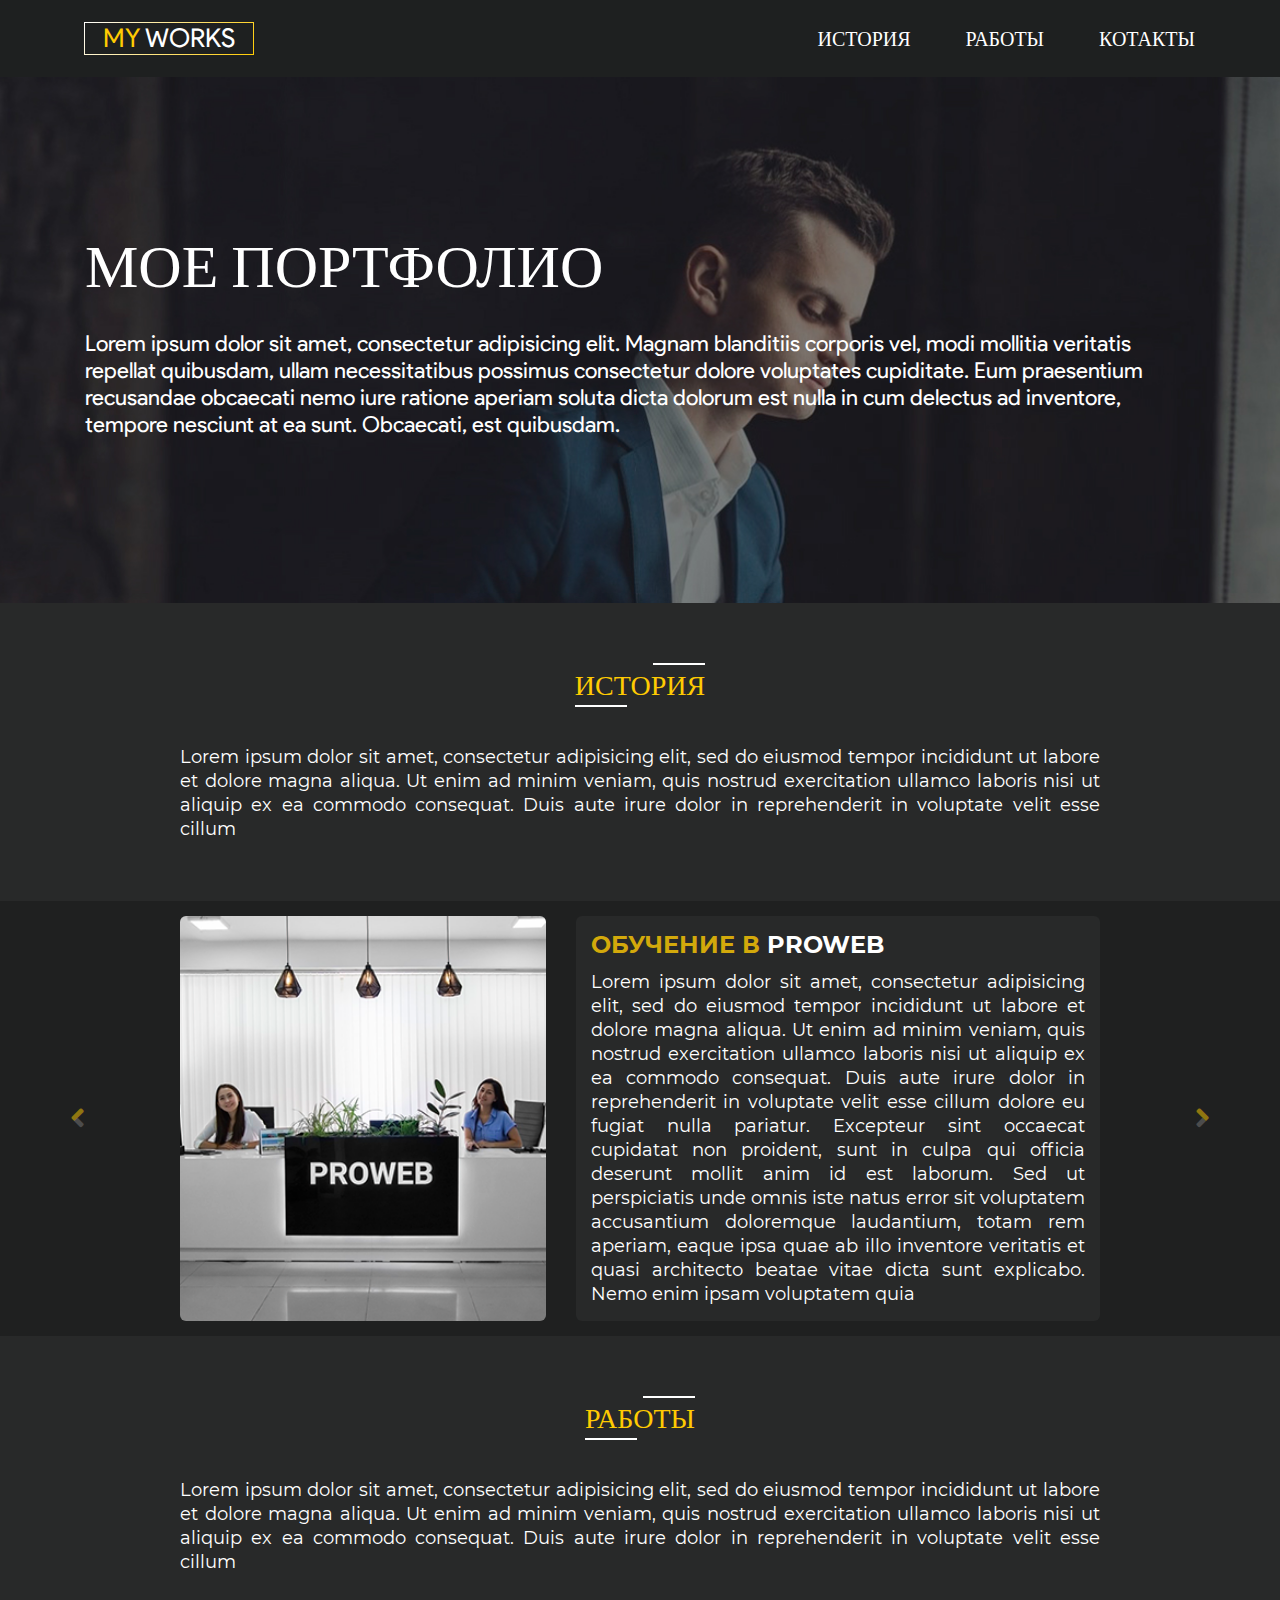
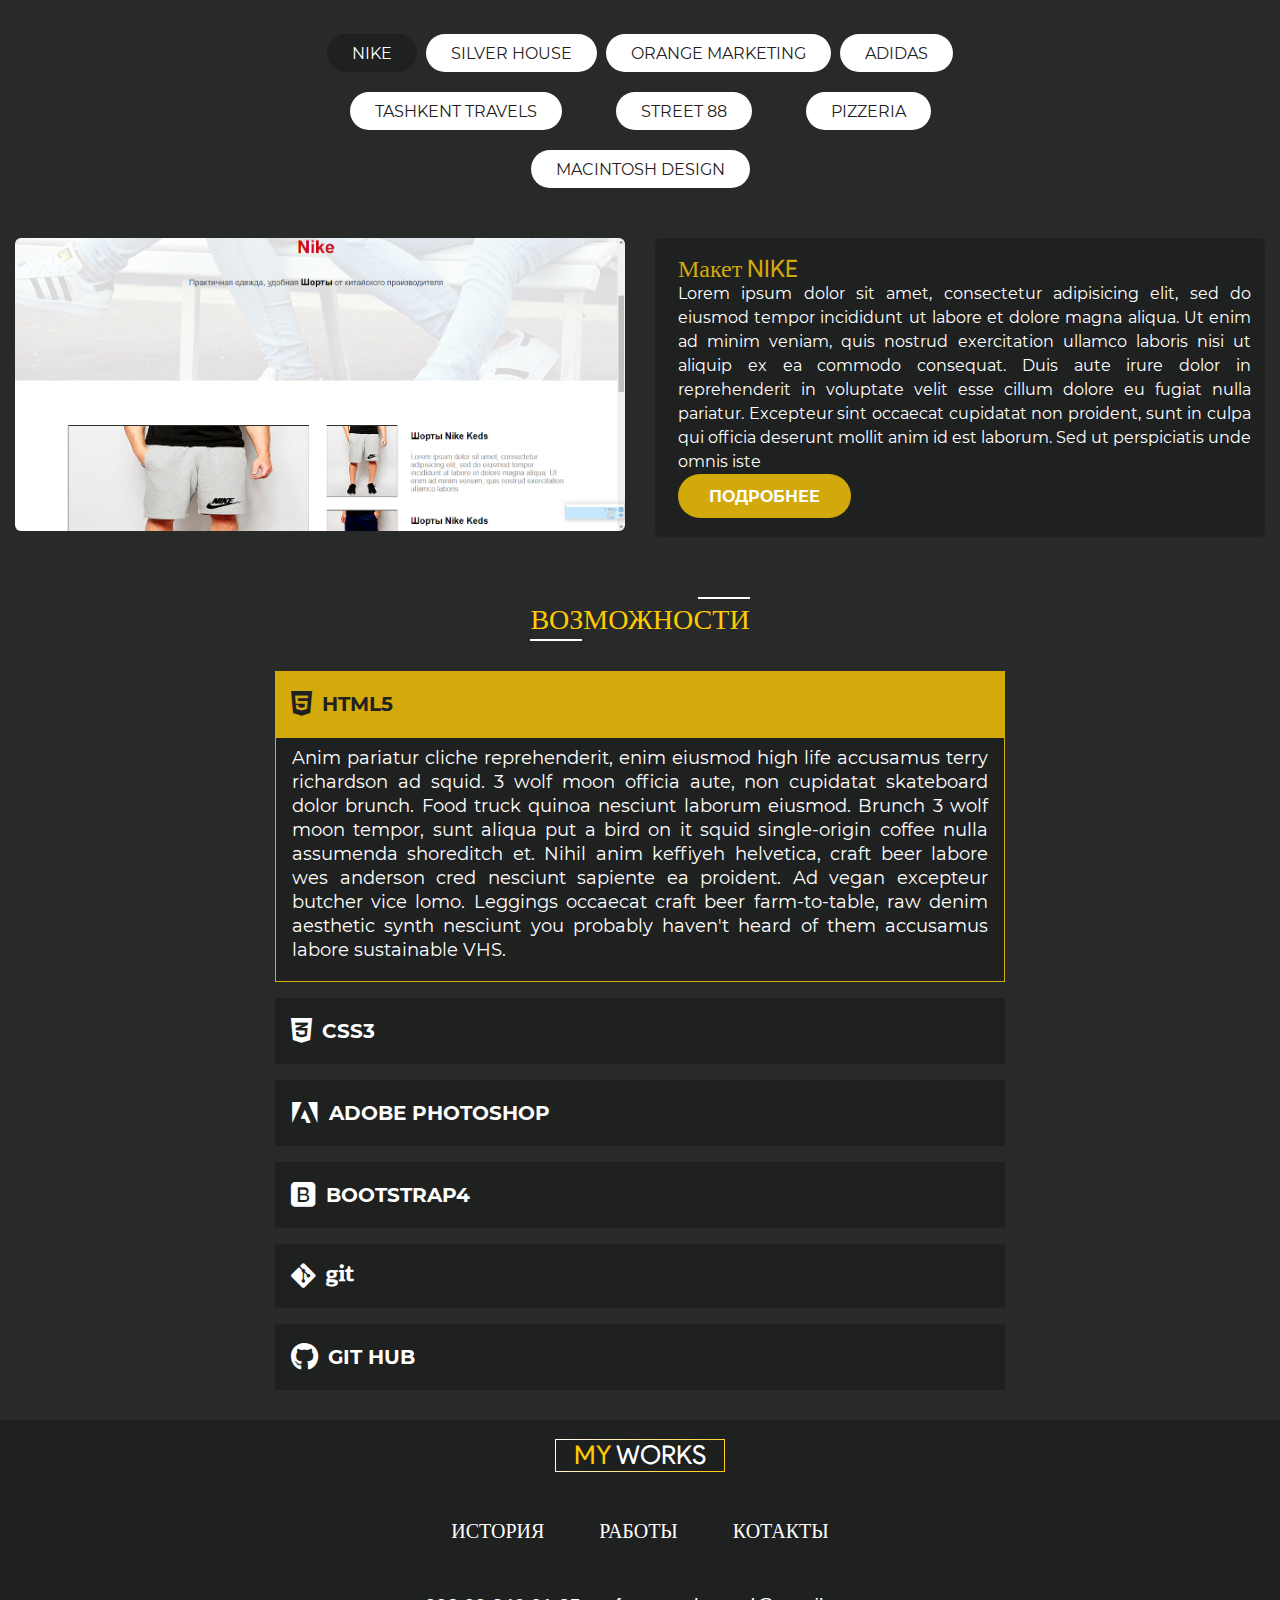
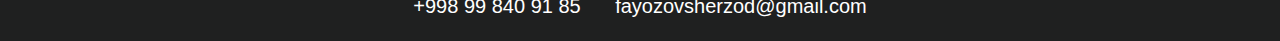
<file: index.html>
<!DOCTYPE html>
<html lang="en">

<head>
   <meta charset="UTF-8">
   <meta name="viewport" content="width=device-width, initial-scale=1.0">
   <meta http-equiv="X-UA-Compatible" content="ie=edge">
   <link rel="stylesheet" href="fontawesome/css/all.min.css">
   <link rel="stylesheet" href="bootstrap/css/bootstrap.min.css">
   <link rel="stylesheet" href="styles/style.css">
   <title>My Works</title>
</head>

<body>
   <header class="d-flex flex-column">
      <nav class="header__nav">
         <div class="container d-flex flex-column flex-md-row justify-content-between align-items-center">
            <a href="#" class="logo"><span>my</span> works</a>
            <button class="navbar-toggler d-block d-md-none" type="button" data-toggle="collapse" data-target="#burger" aria-controls="navbarSupportedContent" aria-expanded="false" aria-label="Toggle navigation">
               <span class="navbar-toggler-icon"><i class="fad fa-bars"></i></span>
             </button>
            <ul class="header__menu d-md-flex collapse" id="burger">
               <li><a href="#history">История</a></li>
               <li><a href="#works">Работы</a></li>
               <li><a href="#contact">Котакты</a></li>
            </ul>
            
         </div>
      </nav>
      <div class="header__content d-flex flex-grow-1 align-items-center">
         <div class="container">
            <h1 class="header__title">мое портфолио</h1>
            <p class="header__description">Lorem ipsum dolor sit amet, consectetur adipisicing elit. Magnam blanditiis
               corporis vel, modi mollitia
               veritatis repellat quibusdam, ullam necessitatibus possimus consectetur dolore voluptates cupiditate. Eum
               praesentium recusandae obcaecati nemo iure ratione aperiam soluta dicta dolorum est nulla in cum delectus
               ad
               inventore, tempore nesciunt at ea sunt. Obcaecati, est quibusdam.
            </p>
         </div>
      </div>
   </header>
   <main>
      <section class="history" id="history">
         <div class="history__top">
            <div class="container">
               <div class="row flex-column align-items-center">
                  <h2 class="history__title">История</h2>
                  <div class="col-12 col-lg-10">
                     <p class="history__description">Lorem ipsum dolor sit amet, consectetur adipisicing elit, sed do
                        eiusmod tempor incididunt ut labore et dolore magna aliqua. Ut enim ad minim veniam, quis
                        nostrud exercitation ullamco laboris nisi ut aliquip ex ea commodo consequat. Duis aute irure
                        dolor in reprehenderit in voluptate velit esse cillum
                     </p>
                  </div>
               </div>
            </div>
         </div>
         <div class="history__bottom">
            <div class="container">
               <div id="history-carousel" class="carousel slide" data-ride="carousel">
                  <div class="row">
                     <div class="col-1 d-none d-md-block">
                        <a class="carousel-control-prev" href="#history-carousel" role="button" data-slide="prev">
                           <span><i class="fad fa-angle-left"></i></span>
                        </a>
                     </div>
                     <div class="col-12 col-md-10">
                        <div class="carousel-inner">
                           <div class="carousel-item active">
                              <div class="row align-items-stretch">
                                 <div class="col-12 col-lg-6 col-xl-5">
                                    <img src="images/slider-img.png" alt="..." class="d-block carousel-image">
                                 </div>
                                 <div class="col-12 col-lg-6 col-xl-7">
                                    <div class="carousel-text">
                                       <h3 class="carousel__title">обучение в <span>proweb</span></h3>
                                       <p class="carousel__description">Lorem ipsum dolor sit amet, consectetur
                                          adipisicing elit, sed do eiusmod tempor incididunt ut labore et dolore magna
                                          aliqua. Ut enim ad minim veniam, quis nostrud exercitation ullamco laboris
                                          nisi ut aliquip ex ea commodo consequat. Duis aute irure dolor in
                                          reprehenderit in voluptate velit esse cillum dolore eu fugiat nulla pariatur.
                                          Excepteur sint occaecat cupidatat non proident, sunt in culpa qui officia
                                          deserunt mollit anim id est laborum. Sed ut perspiciatis unde omnis iste natus
                                          error sit voluptatem accusantium doloremque laudantium, totam rem aperiam,
                                          eaque ipsa quae ab illo inventore veritatis et quasi architecto beatae vitae
                                          dicta sunt explicabo. Nemo enim ipsam voluptatem quia
                                       </p>
                                    </div>
                                 </div>
                              </div>
                           </div>
                           <div class="carousel-item">
                              <div class="row align-items-stretch">
                                 <div class="col-12 col-lg-6 col-xl-5">
                                    <img src="images/slider-img.png" alt="..." class="d-block carousel-image">
                                 </div>
                                 <div class="col-12 col-lg-6 col-xl-7">
                                    <div class="carousel-text">
                                       <h1 class="carousel__title">обучение в <span>proweb</span></h1>
                                       <p class="carousel__description">Lorem ipsum dolor sit amet, consectetur
                                          adipisicing elit, sed do eiusmod tempor incididunt ut labore et dolore magna
                                          aliqua. Ut enim ad minim veniam, quis nostrud exercitation ullamco laboris
                                          nisi ut aliquip ex ea commodo consequat. Duis aute irure dolor in
                                          reprehenderit in voluptate velit esse cillum dolore eu fugiat nulla pariatur.
                                          Excepteur sint occaecat cupidatat non proident, sunt in culpa qui officia
                                          deserunt mollit anim id est laborum. Sed ut perspiciatis unde omnis iste natus
                                          error sit voluptatem accusantium doloremque laudantium, totam rem aperiam,
                                          eaque ipsa quae ab illo inventore veritatis et quasi architecto beatae vitae
                                          dicta sunt explicabo. Nemo enim ipsam voluptatem quia
                                       </p>
                                    </div>
                                 </div>
                              </div>
                           </div>

                        </div>
                     </div>
                     <div class="col-1 d-none d-md-block">
                        <a class="carousel-control-next" href="#history-carousel" role="button" data-slide="next">
                           <span><i class="fad fa-angle-right"></i></span>
                        </a>
                     </div>
                  </div>
               </div>
            </div>
         </div>
      </section>
      <section class="works" id="works">
        <div class="works__head">
            <div class="container">
                <div class="row flex-column align-items-center">
                    <h2 class="works__title">работы</h2>
                    <div class="col-12 col-lg-10">
                        <p class="works__description">Lorem ipsum dolor sit amet, consectetur adipisicing elit, sed do
                            eiusmod tempor
                            incididunt ut labore et dolore magna aliqua. Ut enim ad minim veniam, quis nostrud
                            exercitation ullamco laboris nisi ut aliquip ex ea commodo consequat. Duis aute irure
                            dolor in reprehenderit in voluptate velit esse cillum </p>
                    </div>
                </div>
            </div>
        </div>
        <div class="works__accordion">
            <div class="container">
                <div class="row justify-content-center">
                    <div class="col-12 col-md-7">
                        <ul class="nav nav-pills justify-content-around" id="pills-tab" role="tablist">
                            <li class="nav-item">
                                <a class="nav-link active" id="pills-nike-tab" data-toggle="pill" href="#pills-nike"
                                    role="tab" aria-controls="pills-nike" aria-selected="true">Nike</a>
                            </li>
                            <li class="nav-item">
                                <a class="nav-link" id="pills-silver-tab" data-toggle="pill" href="#pills-silver"
                                    role="tab" aria-controls="pills-silver" aria-selected="true">Silver House</a>
                            </li>
                            <li class="nav-item">
                                <a class="nav-link" id="pills-orange-tab" data-toggle="pill" href="#pills-orange"
                                    role="tab" aria-controls="pills-orange" aria-selected="true">Orange Marketing</a>
                            </li>
                            <li class="nav-item">
                                <a class="nav-link" id="pills-adidas-tab" data-toggle="pill" href="#pills-adidas"
                                    role="tab" aria-controls="pills-adidas" aria-selected="true">Adidas</a>
                            </li>
                            <li class="nav-item">
                                <a class="nav-link" id="pills-toshkent-tab" data-toggle="pill" href="#pills-tashkent"
                                    role="tab" aria-controls="pills-tashkent" aria-selected="true">Tashkent travels</a>
                            </li>
                            <li class="nav-item">
                                <a class="nav-link" id="pills-street88-tab" data-toggle="pill" href="#pills-street88"
                                    role="tab" aria-controls="pills-street88" aria-selected="true">Street 88</a>
                            </li>
                            <li class="nav-item">
                                <a class="nav-link" id="pills-pizeria-tab" data-toggle="pill" href="#pills-pizzeria"
                                    role="tab" aria-controls="pills-pizzeria" aria-selected="true">Pizzeria</a>
                            </li>
                            <li class="nav-item">
                                <a class="nav-link" id="pills-macintosh-tab" data-toggle="pill" href="#pills-macintosh"
                                    role="tab" aria-controls="pills-macintosh" aria-selected="true">Macintosh Design</a>
                            </li>
                        </ul>
                    </div>
                </div>
            </div>
            <div class="container-fluid">
                <div class="tab-content" id="pills-tabContent">
                    <div class="tab-pane fade show active" id="pills-nike" role="tabpanel"
                        aria-labelledby="pills-nike-tab">
                        <div class="row">
                            <div class="col-12 col-md-5 col-lg-6">
                                <img src="images/fff.png" alt="">
                            </div>
                            <div class="col-12 col-md-7 col-lg-6">
                                <div class="tab-content-text d-flex flex-column align-items-start justify-content-between">
                                    <div class="tab-content-text-top">
                                        <h3>Макет <span>NIKE</span></h3>
                                        <p>Lorem ipsum dolor sit amet, consectetur adipisicing elit, sed do eiusmod
                                            tempor incididunt ut labore et dolore magna aliqua. Ut enim ad minim veniam,
                                            quis nostrud exercitation ullamco laboris nisi ut aliquip ex ea commodo
                                            consequat. Duis aute irure dolor in reprehenderit in voluptate velit esse
                                            cillum dolore eu fugiat nulla pariatur. Excepteur sint occaecat cupidatat
                                            non proident, sunt in culpa qui officia deserunt mollit anim id est laborum.
                                            Sed ut perspiciatis unde omnis iste</p>
                                    </div>
                                    <a href="works/Nike (adaptive)/index.html">Подробнее</a>
                                </div>
                            </div>
                        </div>
                    </div>
                    <div class="tab-pane fade show" id="pills-silver" role="tabpanel"
                        aria-labelledby="pills-silver-tab">
                        <div class="row">
                            <div class="col-12 col-md-5 col-lg-6">
                                <img src="images/silver_house.png" alt="">
                            </div>
                            <div class="col-12 col-md-7 col-lg-6">
                                <div class="tab-content-text d-flex flex-column align-items-start justify-content-between">
                                    <div class="tab-content-text-top">
                                        <h3>Макет <span>SILVER HOUSE</span></h3>
                                        <p>Lorem ipsum dolor sit amet, consectetur adipisicing elit, sed do eiusmod
                                            tempor incididunt ut labore et dolore magna aliqua. Ut enim ad minim veniam,
                                            quis nostrud exercitation ullamco laboris nisi ut aliquip ex ea commodo
                                            consequat. Duis aute irure dolor in reprehenderit in voluptate velit esse
                                            cillum dolore eu fugiat nulla pariatur. Excepteur sint occaecat cupidatat
                                            non proident, sunt in culpa qui officia deserunt mollit anim id est laborum.
                                            Sed ut perspiciatis unde omnis iste</p>
                                    </div>
                                    <a href="works/Silver House/index.html">Подробнее</a>
                                </div>
                            </div>
                        </div>
                    </div>
                    <div class="tab-pane fade show" id="pills-orange" role="tabpanel"
                        aria-labelledby="pills-orange-tab">
                        <div class="row">
                            <div class="col-12 col-md-5 col-lg-6">
                                <img src="images/orange_marketing.png" alt="">
                            </div>
                            <div class="col-12 col-md-7 col-lg-6">
                                <div class="tab-content-text d-flex flex-column align-items-start justify-content-between">
                                    <div class="tab-content-text-top">
                                        <h3>Макет <span>ORANGE MARKETING</span></h3>
                                        <p>Lorem ipsum dolor sit amet, consectetur adipisicing elit, sed do eiusmod
                                            tempor incididunt ut labore et dolore magna aliqua. Ut enim ad minim veniam,
                                            quis nostrud exercitation ullamco laboris nisi ut aliquip ex ea commodo
                                            consequat. Duis aute irure dolor in reprehenderit in voluptate velit esse
                                            cillum dolore eu fugiat nulla pariatur. Excepteur sint occaecat cupidatat
                                            non proident, sunt in culpa qui officia deserunt mollit anim id est laborum.
                                            Sed ut perspiciatis unde omnis iste</p>
                                    </div>
                                    <a href="works/Orange Marketing/index.html">Подробнее</a>
                                </div>
                            </div>
                        </div>
                    </div>
                    <div class="tab-pane fade show" id="pills-adidas" role="tabpanel"
                        aria-labelledby="pills-adidas-tab">
                        <div class="row">
                            <div class="col-12 col-md-5 col-lg-6">
                                <img src="images/adidas.png" alt="">
                            </div>
                            <div class="col-12 col-md-7 col-lg-6">
                                <div class="tab-content-text d-flex flex-column align-items-start justify-content-between">
                                    <div class="tab-content-text-top">
                                        <h3>Макет <span>adidas</span></h3>
                                        <p>Lorem ipsum dolor sit amet, consectetur adipisicing elit, sed do eiusmod
                                            tempor incididunt ut labore et dolore magna aliqua. Ut enim ad minim veniam,
                                            quis nostrud exercitation ullamco laboris nisi ut aliquip ex ea commodo
                                            consequat. Duis aute irure dolor in reprehenderit in voluptate velit esse
                                            cillum dolore eu fugiat nulla pariatur. Excepteur sint occaecat cupidatat
                                            non proident, sunt in culpa qui officia deserunt mollit anim id est laborum.
                                            Sed ut perspiciatis unde omnis iste</p>
                                    </div>
                                    <a href="works/Adidas/index.html">Подробнее</a>
                                </div>
                            </div>
                        </div>
                    </div>
                    <div class="tab-pane fade show" id="pills-tashkent" role="tabpanel"
                        aria-labelledby="pills-tashkent-tab">
                        <div class="row">
                            <div class="col-12 col-md-5 col-lg-6">
                                <img src="images/tashkent_travels.png" alt="">
                            </div>
                            <div class="col-12 col-md-7 col-lg-6">
                                <div class="tab-content-text d-flex flex-column align-items-start justify-content-between">
                                    <div class="tab-content-text-top">
                                        <h3>Макет <span>TASHKENT TRAVELS</span></h3>
                                        <p>Lorem ipsum dolor sit amet, consectetur adipisicing elit, sed do eiusmod
                                            tempor incididunt ut labore et dolore magna aliqua. Ut enim ad minim veniam,
                                            quis nostrud exercitation ullamco laboris nisi ut aliquip ex ea commodo
                                            consequat. Duis aute irure dolor in reprehenderit in voluptate velit esse
                                            cillum dolore eu fugiat nulla pariatur. Excepteur sint occaecat cupidatat
                                            non proident, sunt in culpa qui officia deserunt mollit anim id est laborum.
                                            Sed ut perspiciatis unde omnis iste</p>
                                    </div>
                                    <a href="works/Tashkent travels/index.html">Подробнее</a>
                                </div>
                            </div>
                        </div>
                    </div>
                    <div class="tab-pane fade show" id="pills-street88" role="tabpanel"
                        aria-labelledby="pills-street88-tab">
                        <div class="row">
                            <div class="col-12 col-md-5 col-lg-6">
                                <img src="images/street88.png" alt="">
                            </div>
                            <div class="col-12 col-md-7 col-lg-6">
                                <div class="tab-content-text d-flex flex-column align-items-start justify-content-between">
                                    <div class="tab-content-text-top">
                                        <h3>Макет <span>STREET 88</span></h3>
                                        <p>Lorem ipsum dolor sit amet, consectetur adipisicing elit, sed do eiusmod
                                            tempor incididunt ut labore et dolore magna aliqua. Ut enim ad minim veniam,
                                            quis nostrud exercitation ullamco laboris nisi ut aliquip ex ea commodo
                                            consequat. Duis aute irure dolor in reprehenderit in voluptate velit esse
                                            cillum dolore eu fugiat nulla pariatur. Excepteur sint occaecat cupidatat
                                            non proident, sunt in culpa qui officia deserunt mollit anim id est laborum.
                                            Sed ut perspiciatis unde omnis iste</p>
                                    </div>
                                    <a href="works/Street88 (adaptive)/index.html">Подробнее</a>
                                </div>
                            </div>
                        </div>
                    </div>
                    <div class="tab-pane fade show" id="pills-pizzeria" role="tabpanel"
                        aria-labelledby="pills-pizzeria-tab">
                        <div class="row">
                            <div class="col-12 col-md-5 col-lg-6">
                                <img src="images/pizzeria.png" alt="">
                            </div>
                            <div class="col-12 col-md-7 col-lg-6">
                                <div class="tab-content-text d-flex flex-column align-items-start justify-content-between">
                                    <div class="tab-content-text-top">
                                        <h3>Макет <span>PIZZERIA</span></h3>
                                        <p>Lorem ipsum dolor sit amet, consectetur adipisicing elit, sed do eiusmod
                                            tempor incididunt ut labore et dolore magna aliqua. Ut enim ad minim veniam,
                                            quis nostrud exercitation ullamco laboris nisi ut aliquip ex ea commodo
                                            consequat. Duis aute irure dolor in reprehenderit in voluptate velit esse
                                            cillum dolore eu fugiat nulla pariatur. Excepteur sint occaecat cupidatat
                                            non proident, sunt in culpa qui officia deserunt mollit anim id est laborum.
                                            Sed ut perspiciatis unde omnis iste</p>
                                    </div>
                                    <a href="works/Pizzeria/index.html">Подробнее</a>
                                </div>
                            </div>
                        </div>
                    </div>
                    <div class="tab-pane fade show" id="pills-macintosh" role="tabpanel"
                        aria-labelledby="pills-macintosh-tab">
                        <div class="row">
                            <div class="col-12 col-md-5 col-lg-6">
                                <img src="images/macintosh_design.png" alt="">
                            </div>
                            <div class="col-12 col-md-7 col-lg-6">
                                <div class="tab-content-text d-flex flex-column align-items-start justify-content-between">
                                    <div class="tab-content-text-top">
                                        <h3>Макет <span>macintosh design</span></h3>
                                        <p>Lorem ipsum dolor sit amet, consectetur adipisicing elit, sed do eiusmod
                                            tempor incididunt ut labore et dolore magna aliqua. Ut enim ad minim veniam,
                                            quis nostrud exercitation ullamco laboris nisi ut aliquip ex ea commodo
                                            consequat. Duis aute irure dolor in reprehenderit in voluptate velit esse
                                            cillum dolore eu fugiat nulla pariatur. Excepteur sint occaecat cupidatat
                                            non proident, sunt in culpa qui officia deserunt mollit anim id est laborum.
                                            Sed ut perspiciatis unde omnis iste</p>
                                    </div>
                                    <a href="works/Macintosh Design/index.html">Подробнее</a>
                                </div>
                            </div>
                        </div>
                    </div>
                </div>
            </div>
        </div>
    </section>
      <section class="capabilities">
         <div class="container">
            <div class="row flex-column align-items-center">
               <h2 class="capabilities__title">Возможности</h2>
               <div class="col-12 col-md-10 col-lg-8">
                  <div class="accordion" id="capabilitiesAccordion">
                     <div class="card">
                        <div class="card-header" id="headingOne">
                           <h5 class="mb-0">
                              <button class="btn btn-link" type="button" data-toggle="collapse"
                                 data-target="#collapseOne" aria-expanded="true" aria-controls="collapseOne">
                                 <i class="fab fa-html5"></i>html5
                              </button>
                           </h5>
                        </div>

                        <div id="collapseOne" class="collapse show" aria-labelledby="headingOne"
                           data-parent="#capabilitiesAccordion">
                           <div class="card-body">
                              Anim pariatur cliche reprehenderit, enim eiusmod high life accusamus terry richardson ad
                              squid. 3 wolf moon officia aute, non cupidatat skateboard dolor brunch. Food truck quinoa
                              nesciunt laborum eiusmod. Brunch 3 wolf moon tempor, sunt aliqua put a bird on it squid
                              single-origin coffee nulla assumenda shoreditch et. Nihil anim keffiyeh helvetica, craft
                              beer labore wes anderson cred nesciunt sapiente ea proident. Ad vegan excepteur butcher
                              vice lomo. Leggings occaecat craft beer farm-to-table, raw denim aesthetic synth nesciunt
                              you probably haven't heard of them accusamus labore sustainable VHS.
                           </div>
                        </div>
                     </div>
                     <div class="card">
                        <div class="card-header" id="headingTwo">
                           <h5 class="mb-0">
                              <button class="btn btn-link collapsed" type="button" data-toggle="collapse"
                                 data-target="#collapseTwo" aria-expanded="false" aria-controls="collapseTwo">
                                 <i class="fab fa-css3-alt"></i>css3
                              </button>
                           </h5>
                        </div>
                        <div id="collapseTwo" class="collapse" aria-labelledby="headingTwo"
                           data-parent="#capabilitiesAccordion">
                           <div class="card-body">
                              Anim pariatur cliche reprehenderit, enim eiusmod high life accusamus terry richardson ad
                              squid. 3 wolf moon officia aute, non cupidatat skateboard dolor brunch. Food truck quinoa
                              nesciunt laborum eiusmod. Brunch 3 wolf moon tempor, sunt aliqua put a bird on it squid
                              single-origin coffee nulla assumenda shoreditch et. Nihil anim keffiyeh helvetica, craft
                              beer labore wes anderson cred nesciunt sapiente ea proident. Ad vegan excepteur butcher
                              vice lomo. Leggings occaecat craft beer farm-to-table, raw denim aesthetic synth nesciunt
                              you probably haven't heard of them accusamus labore sustainable VHS.
                           </div>
                        </div>
                     </div>
                     <div class="card">
                        <div class="card-header" id="headingThree">
                           <h5 class="mb-0">
                              <button class="btn btn-link collapsed" type="button" data-toggle="collapse"
                                 data-target="#collapseThree" aria-expanded="false" aria-controls="collapseThree">
                                 <i class="fab fa-adobe"></i>adobe photoshop
                              </button>
                           </h5>
                        </div>
                        <div id="collapseThree" class="collapse" aria-labelledby="headingThree"
                           data-parent="#capabilitiesAccordion">
                           <div class="card-body">
                              Anim pariatur cliche reprehenderit, enim eiusmod high life accusamus terry richardson ad
                              squid. 3 wolf moon officia aute, non cupidatat skateboard dolor brunch. Food truck quinoa
                              nesciunt laborum eiusmod. Brunch 3 wolf moon tempor, sunt aliqua put a bird on it squid
                              single-origin coffee nulla assumenda shoreditch et. Nihil anim keffiyeh helvetica, craft
                              beer labore wes anderson cred nesciunt sapiente ea proident. Ad vegan excepteur butcher
                              vice lomo. Leggings occaecat craft beer farm-to-table, raw denim aesthetic synth nesciunt
                              you probably haven't heard of them accusamus labore sustainable VHS.
                           </div>
                        </div>
                     </div>
                     <div class="card">
                        <div class="card-header" id="headingFour">
                           <h5 class="mb-0">
                              <button class="btn btn-link collapsed" type="button" data-toggle="collapse"
                                 data-target="#collapseFour" aria-expanded="false" aria-controls="collapseFour">
                                 <i class="fab fa-bootstrap"></i>bootstrap4
                              </button>
                           </h5>
                        </div>
                        <div id="collapseFour" class="collapse" aria-labelledby="headingFour"
                           data-parent="#capabilitiesAccordion">
                           <div class="card-body">
                              Anim pariatur cliche reprehenderit, enim eiusmod high life accusamus terry richardson ad
                              squid. 3 wolf moon officia aute, non cupidatat skateboard dolor brunch. Food truck quinoa
                              nesciunt laborum eiusmod. Brunch 3 wolf moon tempor, sunt aliqua put a bird on it squid
                              single-origin coffee nulla assumenda shoreditch et. Nihil anim keffiyeh helvetica, craft
                              beer labore wes anderson cred nesciunt sapiente ea proident. Ad vegan excepteur butcher
                              vice lomo. Leggings occaecat craft beer farm-to-table, raw denim aesthetic synth nesciunt
                              you probably haven't heard of them accusamus labore sustainable VHS.
                           </div>
                        </div>
                     </div>
                     <div class="card">
                        <div class="card-header" id="headingFive">
                           <h5 class="mb-0">
                              <button class="btn btn-link collapsed" type="button" data-toggle="collapse"
                                 data-target="#collapseFive" aria-expanded="false" aria-controls="collapseFive">
                                 <i class="fab fa-git-alt"></i><i class="fab fa-git"></i>
                              </button>
                           </h5>
                        </div>
                        <div id="collapseFive" class="collapse" aria-labelledby="headingFive"
                           data-parent="#capabilitiesAccordion">
                           <div class="card-body">
                              Anim pariatur cliche reprehenderit, enim eiusmod high life accusamus terry richardson ad
                              squid. 3 wolf moon officia aute, non cupidatat skateboard dolor brunch. Food truck quinoa
                              nesciunt laborum eiusmod. Brunch 3 wolf moon tempor, sunt aliqua put a bird on it squid
                              single-origin coffee nulla assumenda shoreditch et. Nihil anim keffiyeh helvetica, craft
                              beer labore wes anderson cred nesciunt sapiente ea proident. Ad vegan excepteur butcher
                              vice lomo. Leggings occaecat craft beer farm-to-table, raw denim aesthetic synth nesciunt
                              you probably haven't heard of them accusamus labore sustainable VHS.
                           </div>
                        </div>
                     </div>
                     <div class="card">
                        <div class="card-header" id="headingSix">
                           <h5 class="mb-0">
                              <button class="btn btn-link collapsed" type="button" data-toggle="collapse"
                                 data-target="#collapseSix" aria-expanded="false" aria-controls="collapseSix">
                                 <i class="fab fa-github"></i> Git hub
                              </button>
                           </h5>
                        </div>
                        <div id="collapseSix" class="collapse" aria-labelledby="headingSix"
                           data-parent="#capabilitiesAccordion">
                           <div class="card-body">
                              Anim pariatur cliche reprehenderit, enim eiusmod high life accusamus terry richardson ad
                              squid. 3 wolf moon officia aute, non cupidatat skateboard dolor brunch. Food truck quinoa
                              nesciunt laborum eiusmod. Brunch 3 wolf moon tempor, sunt aliqua put a bird on it squid
                              single-origin coffee nulla assumenda shoreditch et. Nihil anim keffiyeh helvetica, craft
                              beer labore wes anderson cred nesciunt sapiente ea proident. Ad vegan excepteur butcher
                              vice lomo. Leggings occaecat craft beer farm-to-table, raw denim aesthetic synth nesciunt
                              you probably haven't heard of them accusamus labore sustainable VHS.
                           </div>
                        </div>
                     </div>
                  </div>
               </div>
            </div>
         </div>
      </section>
   </main>
   <footer id="contact">
      <div class="container d-flex flex-column align-items-center">
         <a href="idnex.html" class="logo"><span>my</span> works</a>
         <ul class="header__menu d-flex">
            <li><a href="#history">История</a></li>
            <li><a href="#works">Работы</a></li>
            <li><a href="#contacts">Котакты</a></li>
         </ul>
         <div class="footer__contact">
            <a href="tel:+998998409185" class="phone">+998 99 840 91 85</a>
            <a href="mailto:fayozovsherzod@gmail.com" class="mail">fayozovsherzod@gmail.com</a>
         </div>
      </div>
   </footer>



   <script src="bootstrap/js/jquery.js"></script>
   <script src="bootstrap/js/popper.js"></script>
   <script src="bootstrap/js/bootstrap.min.js"></script>
</body>

</html>
</file>
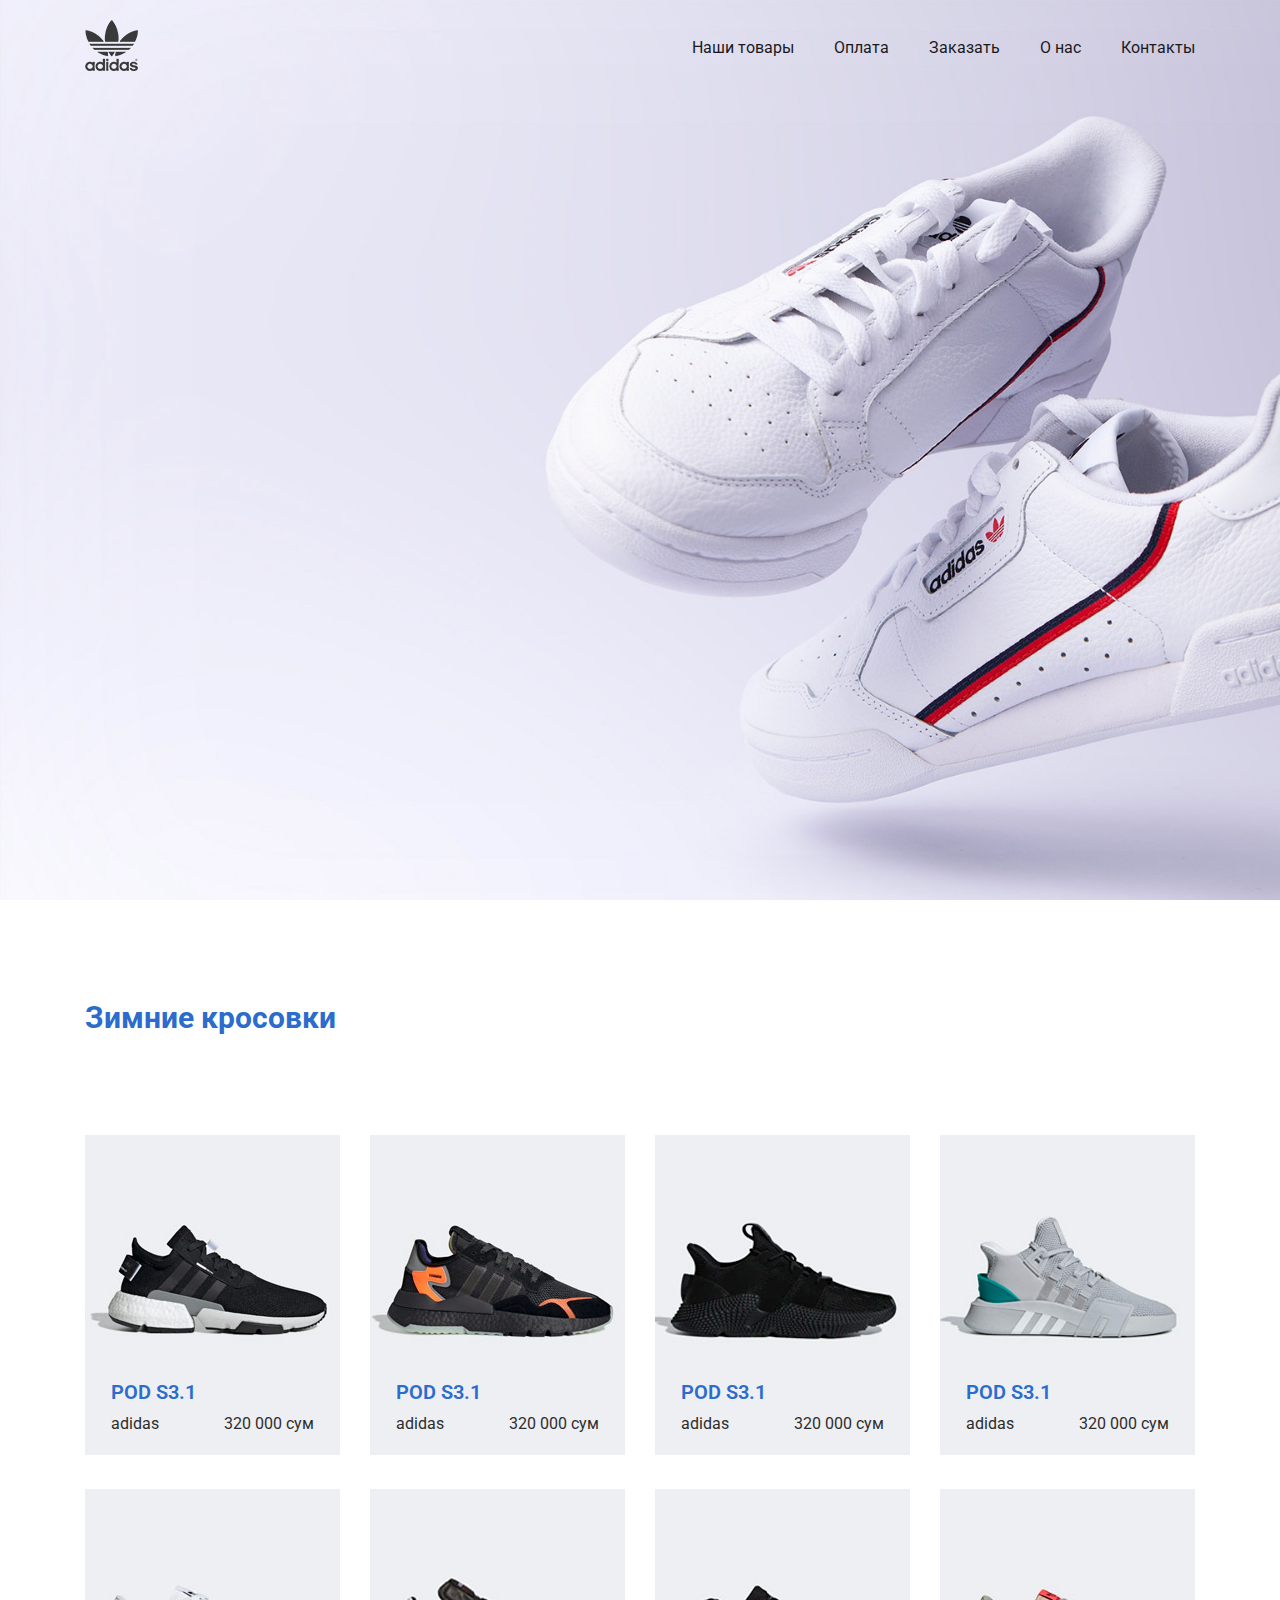
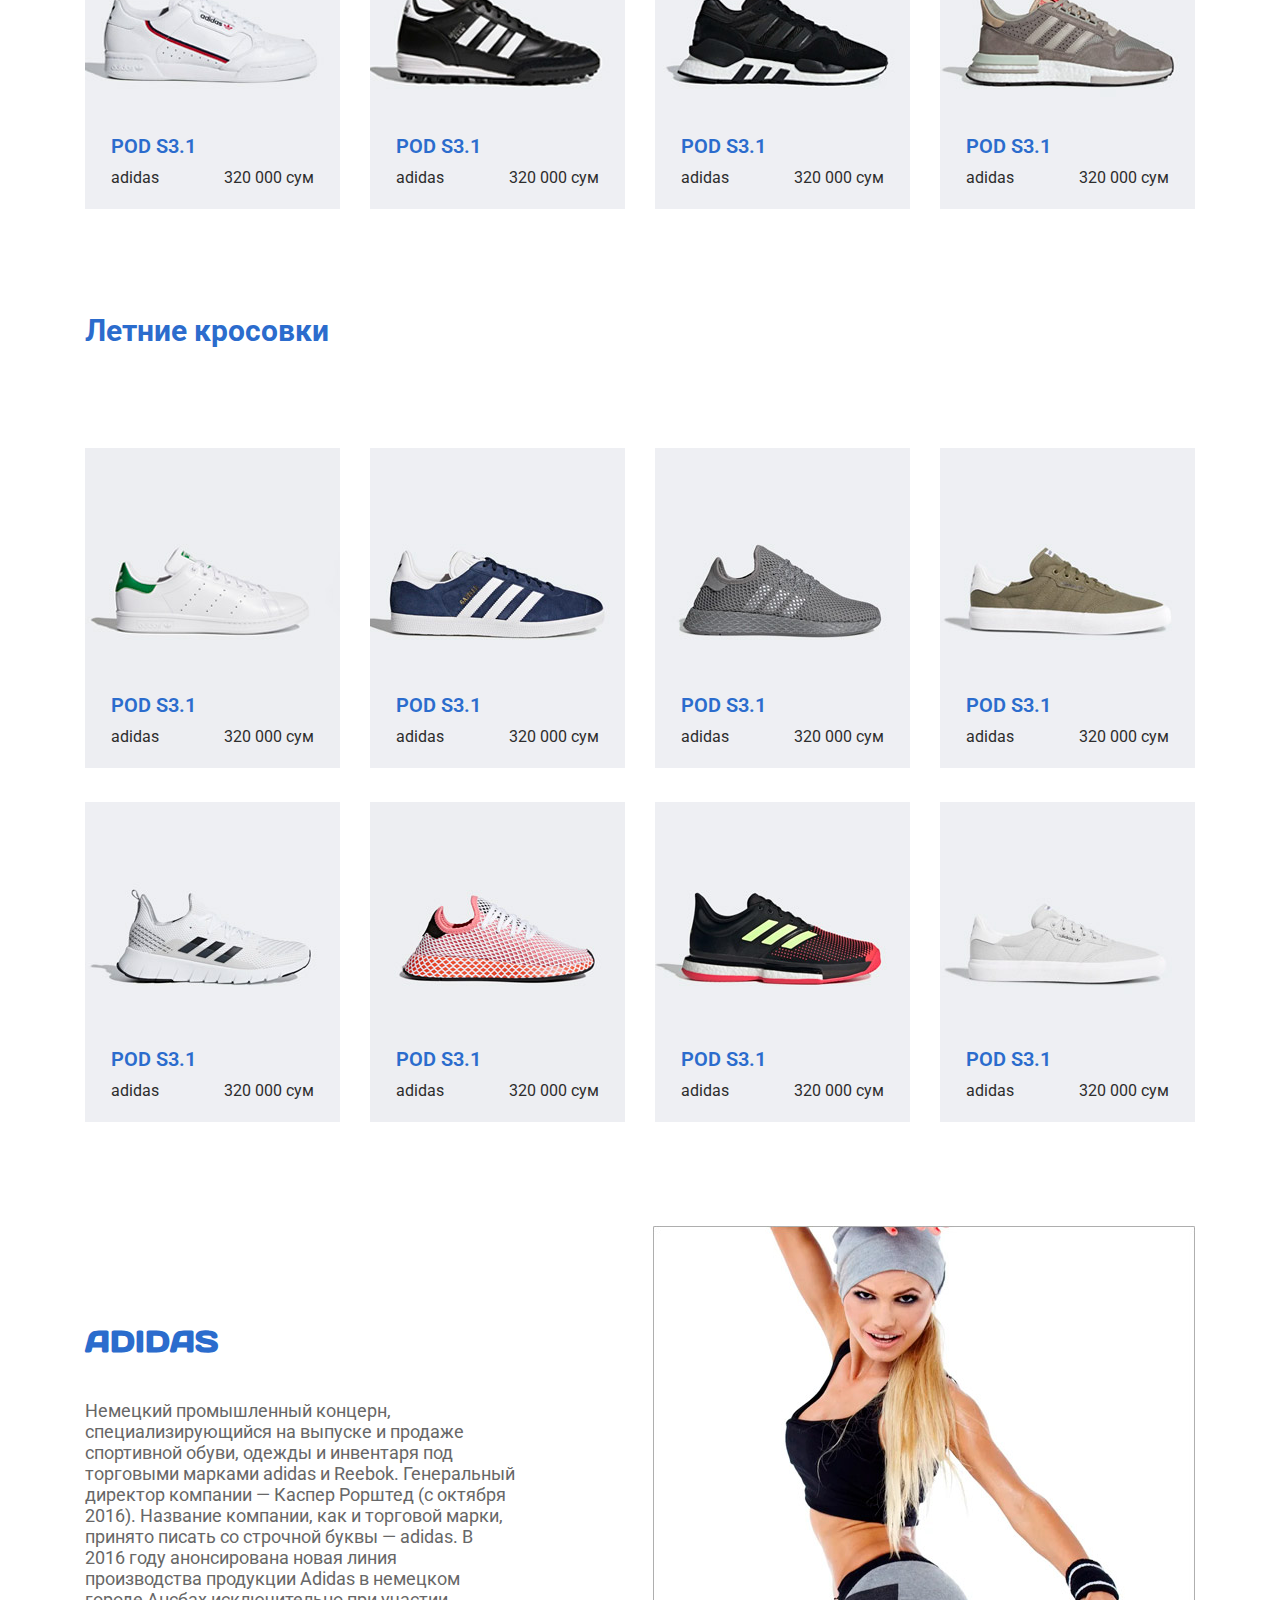
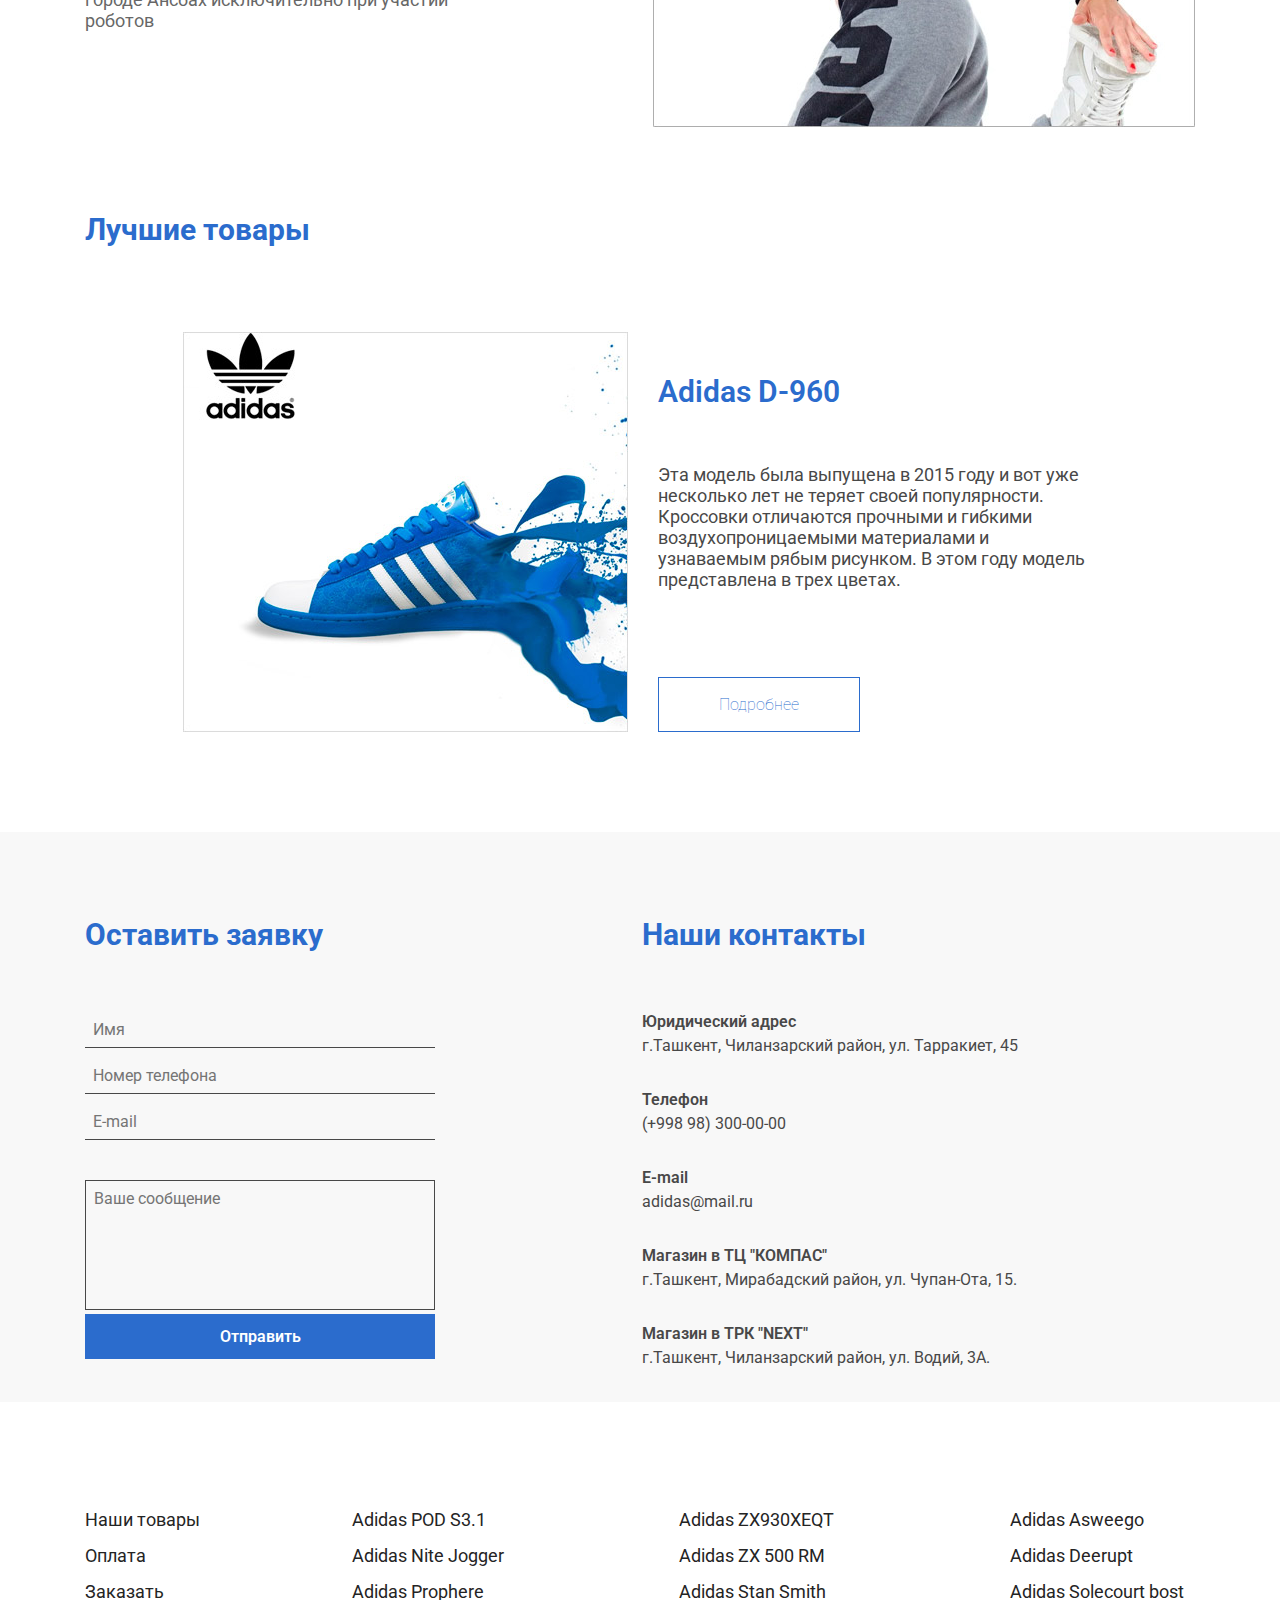
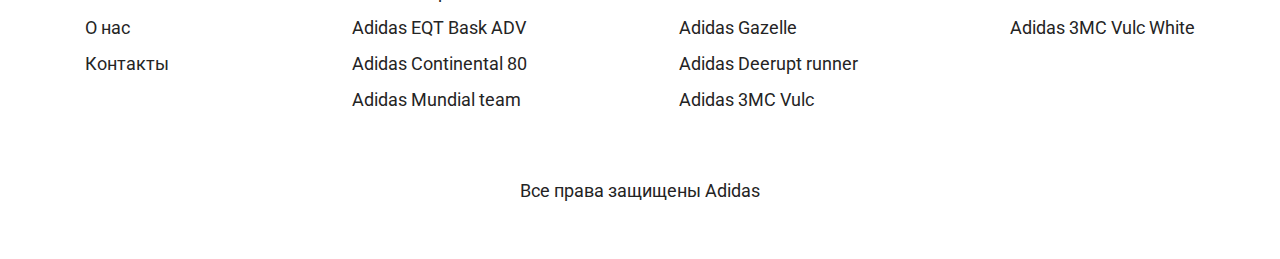
<file: works/Adidas/index.html>
<!DOCTYPE html>
<html lang="ru">

<head>
    <meta charset="UTF-8">
    <meta name="viewport" content="width=device-width, initial-scale=1.0">
    <meta http-equiv="X-UA-Compatible" content="ie=edge">
    <link rel="stylesheet" href="css/styles.css">
    <link href="https://fonts.googleapis.com/css?family=Days+One|Roboto:300,400,700&display=swap" rel="stylesheet">
    <title>Adidas</title>
</head>

<body>
    <header>
        <div class="container">
            <nav>
                <a href="index.html"><img src="images/logo.png" alt=""></a>
                <ul>
                    <li><a href="#products">Наши товары</a></li>
                    <li><a href="#contact">Оплата</a></li>
                    <li><a href="#contact">Заказать</a></li>
                    <li><a href="#about">О нас</a></li>
                    <li><a href="#contact">Контакты</a></li>
                </ul>
            </nav>
        </div>
    </header>
    
    <section id="products">
        <div class="container">
            <h2>Зимние кросовки</h2>
            <div class="cards">
                <div class="item"><img src="images/product_card1.jpg" alt="">
                    <div class="description">
                        <h3>POD S3.1</h3>
                        <div class="price">
                            <p>adidas</p>
                            <p>320 000 сум</p>
                        </div>
                    </div>
                </div>

                <div class="item"><img src="images/product_card2.jpg" alt="">
                    <div class="description">
                        <h3>POD S3.1</h3>
                        <div class="price">
                            <p>adidas</p>
                            <p>320 000 сум</p>
                        </div>
                    </div>
                </div>

                <div class="item"><img src="images/product_card3.jpg" alt="">
                    <div class="description">
                        <h3>POD S3.1</h3>
                        <div class="price">
                            <p>adidas</p>
                            <p>320 000 сум</p>
                        </div>
                    </div>
                </div>

                <div class="item"><img src="images/product_card4.jpg" alt="">
                    <div class="description">
                        <h3>POD S3.1</h3>
                        <div class="price">
                            <p>adidas</p>
                            <p>320 000 сум</p>
                        </div>
                    </div>
                </div>

                <div class="item"><img src="images/product_card5.jpg" alt="">
                    <div class="description">
                        <h3>POD S3.1</h3>
                        <div class="price">
                            <p>adidas</p>
                            <p>320 000 сум</p>
                        </div>
                    </div>
                </div>

                <div class="item"><img src="images/product_card6.jpg" alt="">
                    <div class="description">
                        <h3>POD S3.1</h3>
                        <div class="price">
                            <p>adidas</p>
                            <p>320 000 сум</p>
                        </div>
                    </div>
                </div>

                <div class="item"><img src="images/product_card7.jpg" alt="">
                    <div class="description">
                        <h3>POD S3.1</h3>
                        <div class="price">
                            <p>adidas</p>
                            <p>320 000 сум</p>
                        </div>
                    </div>
                </div>

                <div class="item"><img src="images/product_card8.jpg" alt="">
                    <div class="description">
                        <h3>POD S3.1</h3>
                        <div class="price">
                            <p>adidas</p>
                            <p>320 000 сум</p>
                        </div>
                    </div>
                </div>
            </div>

            <h2>Летние кросовки</h2>
            <div class="cards">
                <div class="item"><img src="images/product_card9.jpg" alt="">
                    <div class="description">
                        <h3>POD S3.1</h3>
                        <div class="price">
                            <p>adidas</p>
                            <p>320 000 сум</p>
                        </div>
                    </div>
                </div>

                <div class="item"><img src="images/product_card10.jpg" alt="">
                    <div class="description">
                        <h3>POD S3.1</h3>
                        <div class="price">
                            <p>adidas</p>
                            <p>320 000 сум</p>
                        </div>
                    </div>
                </div>

                <div class="item"><img src="images/product_card11.jpg" alt="">
                    <div class="description">
                        <h3>POD S3.1</h3>
                        <div class="price">
                            <p>adidas</p>
                            <p>320 000 сум</p>
                        </div>
                    </div>
                </div>

                <div class="item"><img src="images/product_card12.jpg" alt="">
                    <div class="description">
                        <h3>POD S3.1</h3>
                        <div class="price">
                            <p>adidas</p>
                            <p>320 000 сум</p>
                        </div>
                    </div>
                </div>

                <div class="item"><img src="images/product_card13.jpg" alt="">
                    <div class="description">
                        <h3>POD S3.1</h3>
                        <div class="price">
                            <p>adidas</p>
                            <p>320 000 сум</p>
                        </div>
                    </div>
                </div>

                <div class="item"><img src="images/product_card14.jpg" alt="">
                    <div class="description">
                        <h3>POD S3.1</h3>
                        <div class="price">
                            <p>adidas</p>
                            <p>320 000 сум</p>
                        </div>
                    </div>
                </div>

                <div class="item"><img src="images/product_card15.jpg" alt="">
                    <div class="description">
                        <h3>POD S3.1</h3>
                        <div class="price">
                            <p>adidas</p>
                            <p>320 000 сум</p>
                        </div>
                    </div>
                </div>

                <div class="item"><img src="images/product_card16.jpg" alt="">
                    <div class="description">
                        <h3>POD S3.1</h3>
                        <div class="price">
                            <p>adidas</p>
                            <p>320 000 сум</p>
                        </div>
                    </div>
                </div>
            </div>
        </div>
    </section>
    
    <section id="about">
        <div class="container">
            <div class="content">
                <div class="description">
                    <h3>Adidas</h3>
                    <p class="about__description">Немецкий промышленный концерн, специализирующийся на выпуске и продаже спортивной обуви, одежды и
                        инвентаря под торговыми марками adidas и Reebok. Генеральный директор компании — Каспер Рорштед
                        (с октября 2016). Название компании, как и торговой марки, принято писать со строчной буквы —
                        adidas. В 2016 году анонсирована новая линия производства продукции Adidas в немецком городе
                        Ансбах исключительно при участии роботов</p>
                </div>
                <img src="images/about.jpg" alt="">
            </div>
        </div>
    </section>

    <section id="best_product">
        <div class="container">
            <h2>Лучшие товары</h2>
            <div class="content">
                <img src="images/best_product.jpg" alt="">
                <div class="description">
                    <h3>Adidas D-960</h3>
                    <p>Эта модель была выпущена в 2015 году и вот уже несколько лет не теряет своей популярности.
                        Кроссовки отличаются прочными и гибкими воздухопроницаемыми материалами и узнаваемым рябым
                        рисунком. В этом году модель представлена в трех цветах.</p>
                        <a href="#!">Подробнее</a>
                </div>
            </div>
        </div>
    </section>

    <section id="contact">
        <div class="container">
            <div class="content">
                <div class="form">
                   <form>
                    <h2>Оставить заявку</h2>
                    <input type="text" placeholder="Имя">
                    <input type="text" placeholder="Номер телефона">
                    <input type="email" placeholder="E-mail">
                    <textarea placeholder="Ваше сообщение"></textarea>
                    <button>Отправить</button>
                   </form>
                </div>

                <div class="info">
                    <h2>Наши контакты</h2>
                    <ul>
                        <li>
                            <h4>Юридический адрес</h4>
                            <p>г.Ташкент, Чиланзарский район, ул. Тарракиет, 45</p>
                        </li>
                        <li>
                            <h4>Телефон</h4>
                            <p>(+998 98) 300-00-00</p>
                        </li>
                        <li>
                            <h4>E-mail</h4>
                            <p>adidas@mail.ru</p>
                        </li>
                        <li>
                            <h4>Магазин в ТЦ "КОМПАС"</h4>
                            <p>г.Ташкент, Мирабадский район, ул. Чупан-Ота, 15.</p>
                        </li>
                        <li>
                            <h4>Магазин в ТРК "NEXT"</h4>
                            <p>г.Ташкент, Чиланзарский район, ул. Водий, 3А.</p>
                        </li>
                    </ul>
                </div>
            </div>
        </div>
    </section>

    <footer>
        <div class="container">
            <div class="content">
                <ul>
                    <li><a href="#!">Наши товары</a></li>
                    <li><a href="#!">Оплата</a></li>
                    <li><a href="#!">Заказать</a></li>
                    <li><a href="#!">О нас</a></li>
                    <li><a href="#!">Контакты</a></li>
                </ul>
                <ul>
                    <li><a href="#!">Adidas POD S3.1</a></li>
                    <li><a href="#!">Adidas Nite Jogger</a></li>
                    <li><a href="#!">Adidas Prophere</a></li>
                    <li><a href="#!">Adidas EQT Bask ADV</a></li>
                    <li><a href="#!">Adidas Continental 80</a></li>
                    <li><a href="#!">Adidas Mundial team</a></li>
                </ul>
                <ul>
                    <li><a href="#!">Adidas ZX930XEQT</a></li>
                    <li><a href="#!">Adidas ZX 500 RM</a></li>
                    <li><a href="#!">Adidas Stan Smith</a></li>
                    <li><a href="#!">Adidas Gazelle</a></li>
                    <li><a href="#!">Adidas Deerupt runner</a></li>
                    <li><a href="#!">Adidas 3MC Vulc</a></li>
                </ul>
                <ul>
                    <li><a href="#!">Adidas Asweego</a></li>
                    <li><a href="#!">Adidas Deerupt</a></li>
                    <li><a href="#!">Adidas Solecourt bost</a></li>
                    <li><a href="#!">Adidas 3MC Vulc White</a></li>
                </ul>
            </div>
            <p>Все права защищены <a href="index.html">Adidas</a></p>
        </div>
    </footer>
</body>

</html>
</file>
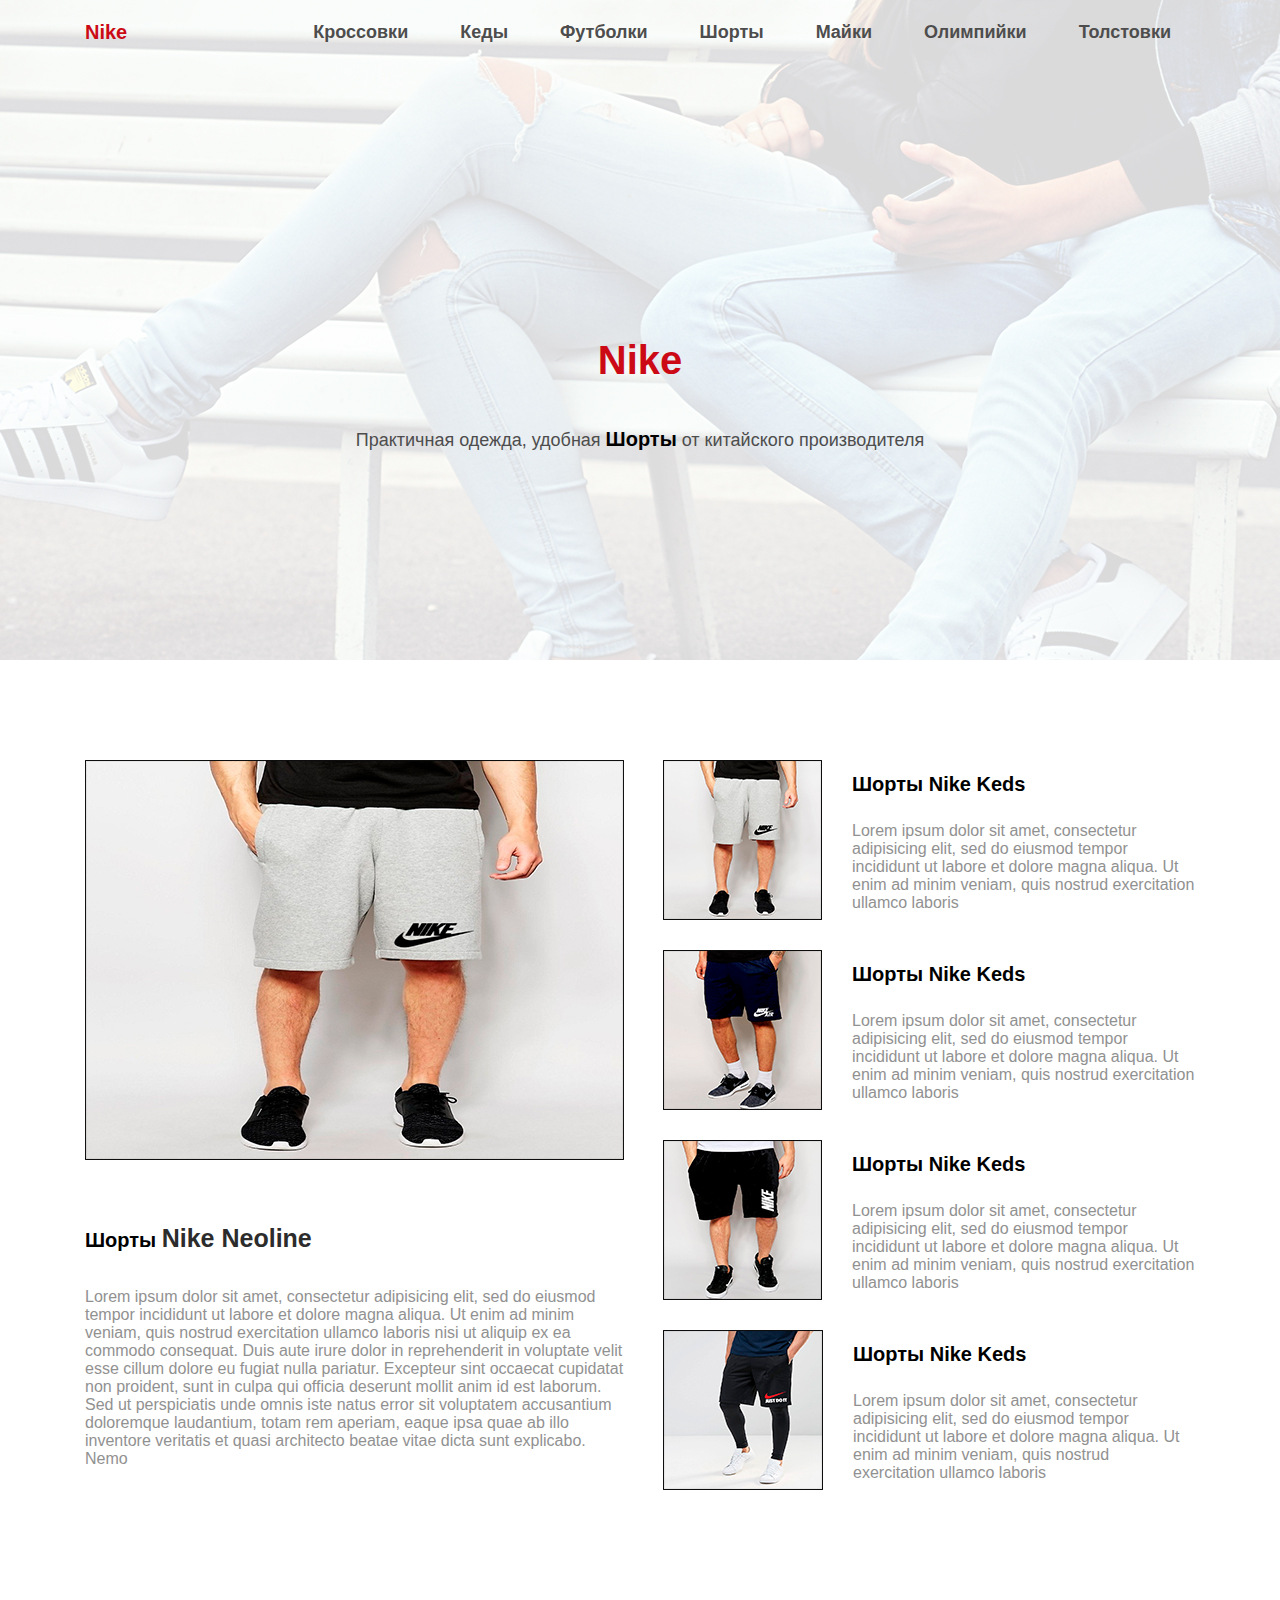
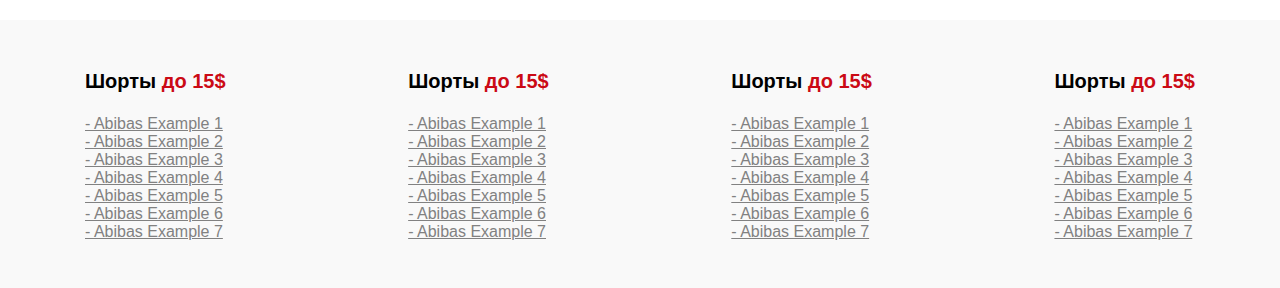
<file: works/Nike (adaptive)/index.html>
<!DOCTYPE html>
<html lang="en">

<head>
   <meta charset="UTF-8">
   <meta name="viewport" content="width=device-width, initial-scale=1.0">
   <meta http-equiv="X-UA-Compatible" content="ie=edge">
   <title>Nike</title>
   <link rel="stylesheet" href="styles/style.css">
</head>

<body>
   <header>
      <nav>
         <div class="container">
            <a href="#" class="logo">Nike</a>
            <ul>
               <li><a href="">Кроссовки</a></li>
               <li><a href="">Кеды</a></li>
               <li><a href="">Футболки</a></li>
               <li><a href="">Шорты</a></li>
               <li><a href="">Майки</a></li>
               <li><a href="">Олимпийки</a></li>
               <li><a href="">Толстовки</a></li>
            </ul>
         </div>
      </nav>
      <div class="burger-menu">
         <span></span>
      </div>
      <div class="header-content">
         <h1>Nike</h1>
         <p>Практичная одежда, удобная <span>Шорты</span> от китайского производителя</p>
      </div>
   </header>
   <main>
      <div class="container">
         <div class="left">
            <img src="images/411805125_w640_h640_muzhskie-shorty-nike.jpg" alt="">
            <h3>Шорты <span>Nike Neoline</span></h3>
            <p>Lorem ipsum dolor sit amet, consectetur adipisicing elit, sed do eiusmod tempor incididunt ut labore et
               dolore magna aliqua. Ut enim ad minim veniam, quis nostrud exercitation ullamco laboris nisi ut aliquip
               ex ea commodo consequat. Duis aute irure dolor in reprehenderit in voluptate velit esse cillum dolore eu
               fugiat nulla pariatur. Excepteur sint occaecat cupidatat non proident, sunt in culpa qui officia deserunt
               mollit anim id est laborum. Sed ut perspiciatis unde omnis iste natus error sit voluptatem accusantium
               doloremque laudantium, totam rem aperiam, eaque ipsa quae ab illo inventore veritatis et quasi architecto
               beatae vitae dicta sunt explicabo. Nemo </p>
         </div>
         <div class="right">
            <div class="item">
               <img src="images/411805125_w640_h640_muzhskie-shorty-nike-2.jpg" alt="">
               <div class="item-text">
                  <h3>Шорты Nike Keds</h3>
                  <p>Lorem ipsum dolor sit amet, consectetur adipisicing elit, sed do eiusmod tempor incididunt ut
                     labore et dolore magna aliqua. Ut enim ad minim veniam, quis nostrud exercitation ullamco laboris
                  </p>
               </div>
            </div>
            <div class="item">
               <img src="images/432116944_w640_h640_shorty-nike-.jpg" alt="">
               <div class="item-text">
                  <h3>Шорты Nike Keds</h3>
                  <p>Lorem ipsum dolor sit amet, consectetur adipisicing elit, sed do eiusmod tempor incididunt ut
                     labore et dolore magna aliqua. Ut enim ad minim veniam, quis nostrud exercitation ullamco laboris
                  </p>
               </div>
            </div>
            <div class="item">
               <img src="images/411805706_w640_h640_muzhskie-shorty-nike.jpg" alt="">
               <div class="item-text">
                  <h3>Шорты Nike Keds</h3>
                  <p>Lorem ipsum dolor sit amet, consectetur adipisicing elit, sed do eiusmod tempor incididunt ut
                     labore et dolore magna aliqua. Ut enim ad minim veniam, quis nostrud exercitation ullamco laboris
                  </p>
               </div>
            </div>
            <div class="item">
               <img src="images/411805680_w640_h640_muzhskie-shorty-nike.jpg" alt="">
               <div class="item-text">
                  <h3>Шорты Nike Keds</h3>
                  <p>Lorem ipsum dolor sit amet, consectetur adipisicing elit, sed do eiusmod tempor incididunt ut
                     labore et dolore magna aliqua. Ut enim ad minim veniam, quis nostrud exercitation ullamco laboris
                  </p>
               </div>
            </div>
         </div>
      </div>
   </main>


   <footer>
      <div class="container">
         <div class="footer-item">
            <h4>Шорты <span>до 15$</span></h4>
            <ul>
               <li><a href="">- Abibas Example 1</a></li>
               <li><a href="">- Abibas Example 2</a></li>
               <li><a href="">- Abibas Example 3</a></li>
               <li><a href="">- Abibas Example 4</a></li>
               <li><a href="">- Abibas Example 5</a></li>
               <li><a href="">- Abibas Example 6</a></li>
               <li><a href="">- Abibas Example 7</a></li>
            </ul>
         </div>
         <div class="footer-item">
            <h4>Шорты <span>до 15$</span></h4>
            <ul>
               <li><a href="">- Abibas Example 1</a></li>
               <li><a href="">- Abibas Example 2</a></li>
               <li><a href="">- Abibas Example 3</a></li>
               <li><a href="">- Abibas Example 4</a></li>
               <li><a href="">- Abibas Example 5</a></li>
               <li><a href="">- Abibas Example 6</a></li>
               <li><a href="">- Abibas Example 7</a></li>
            </ul>
         </div>
         <div class="footer-item">
            <h4>Шорты <span>до 15$</span></h4>
            <ul>
               <li><a href="">- Abibas Example 1</a></li>
               <li><a href="">- Abibas Example 2</a></li>
               <li><a href="">- Abibas Example 3</a></li>
               <li><a href="">- Abibas Example 4</a></li>
               <li><a href="">- Abibas Example 5</a></li>
               <li><a href="">- Abibas Example 6</a></li>
               <li><a href="">- Abibas Example 7</a></li>
            </ul>
         </div>
         <div class="footer-item">
            <h4>Шорты <span>до 15$</span></h4>
            <ul>
               <li><a href="">- Abibas Example 1</a></li>
               <li><a href="">- Abibas Example 2</a></li>
               <li><a href="">- Abibas Example 3</a></li>
               <li><a href="">- Abibas Example 4</a></li>
               <li><a href="">- Abibas Example 5</a></li>
               <li><a href="">- Abibas Example 6</a></li>
               <li><a href="">- Abibas Example 7</a></li>
            </ul>
         </div>
      </div>
   </footer>
</body>

</html>
</file>
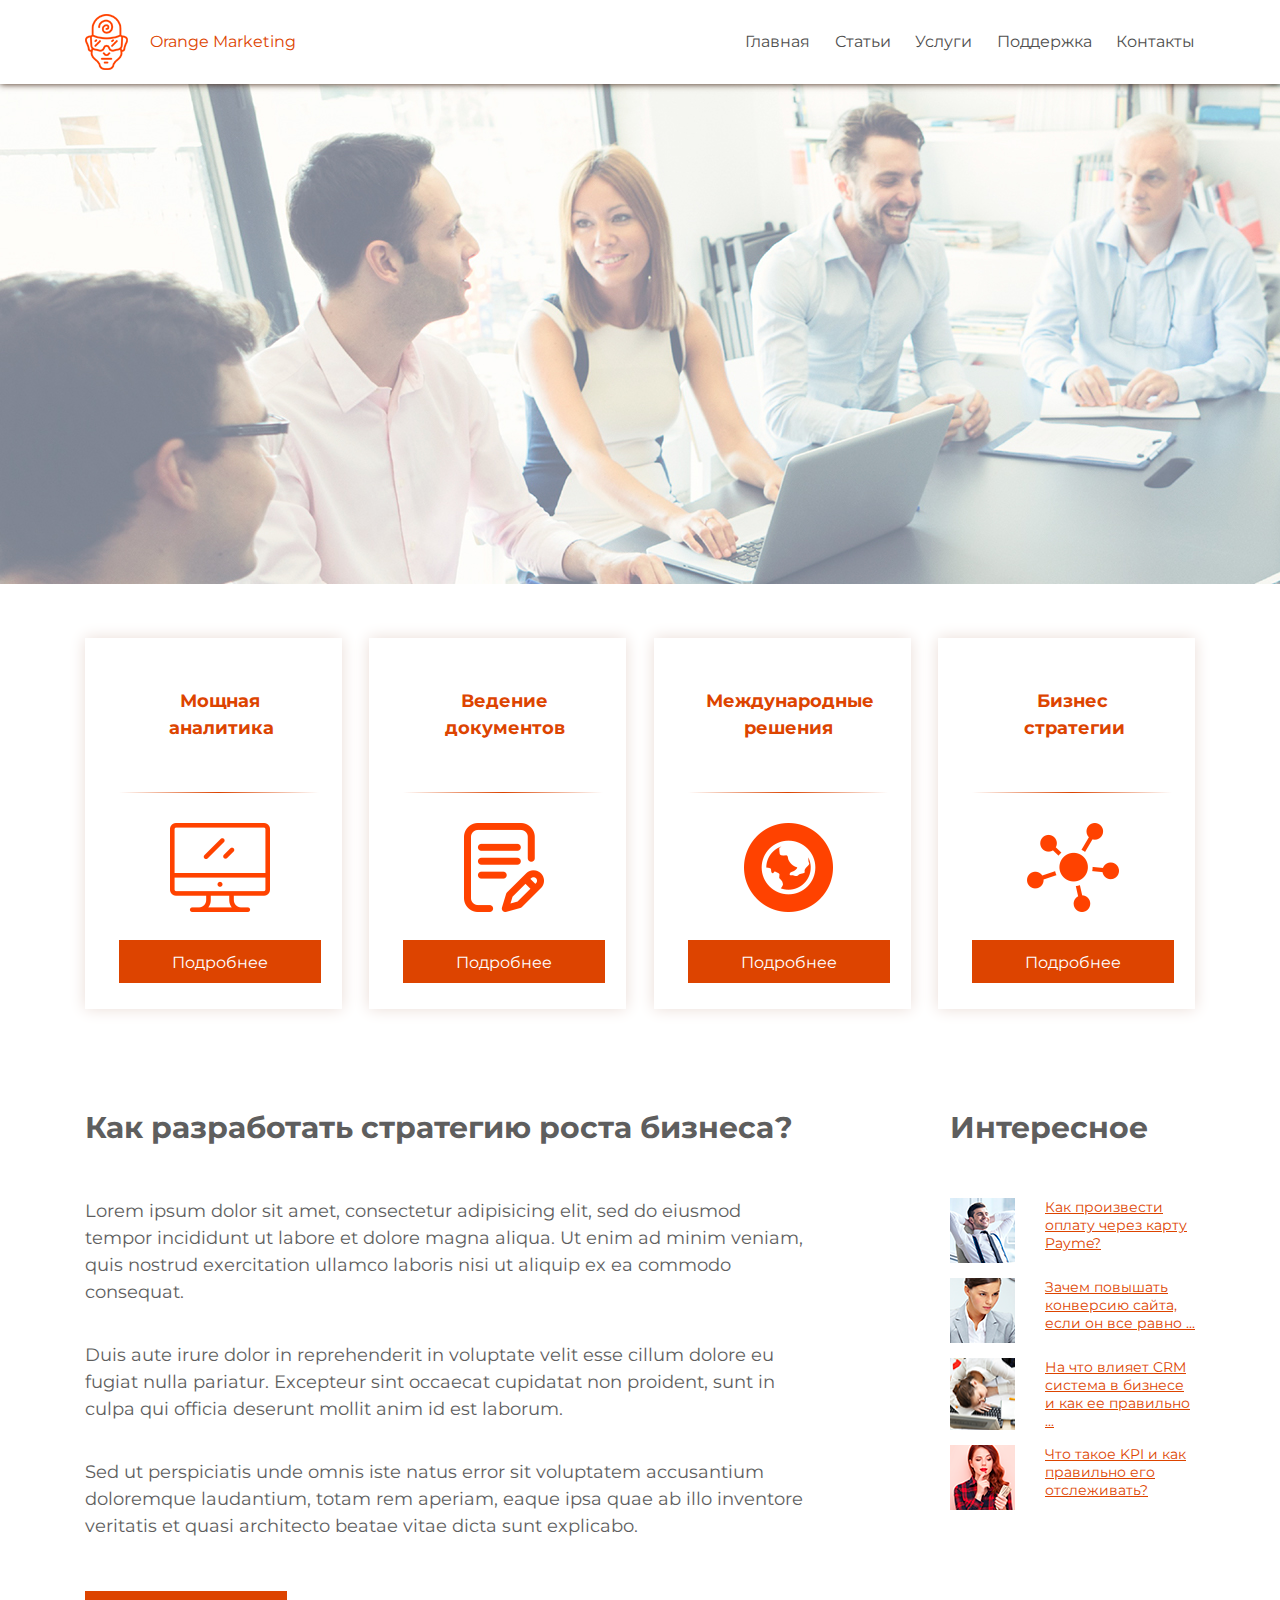
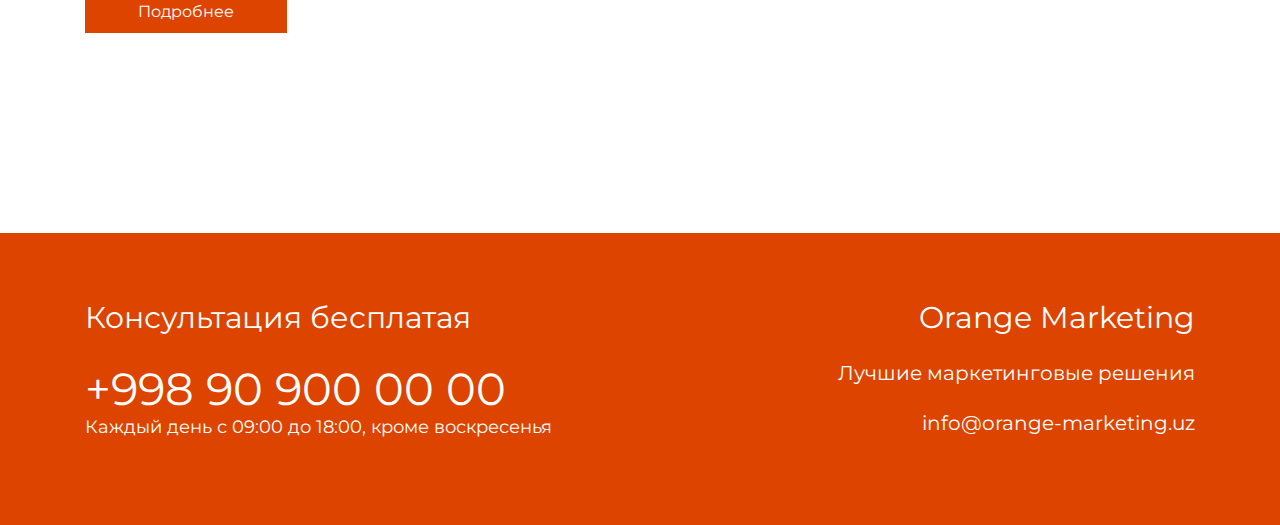
<file: works/Orange Marketing/index.html>
<!DOCTYPE html>
<html lang="ru">

<head>
   <meta charset="UTF-8">
   <meta name="viewport" content="width=device-width, initial-scale=1.0">
   <meta http-equiv="X-UA-Compatible" content="ie=edge">
   <link href="https://fonts.googleapis.com/css?family=Montserrat:400,700&display=swap&subset=cyrillic"
      rel="stylesheet">
   <link rel="stylesheet" href="styles/style.css">
   <title>Orange</title>
</head>

<body>
   <header>
      <nav>
         <div class="container">
            <div class="row">
               <a href="" class="logo">
                  <img src="images/logo.png" alt="logo image">
                  <span>Orange Marketing</span>
               </a>
               <ul>
                  <li><a href="">Главная</a></li>
                  <li><a href="">Статьи</a></li>
                  <li><a href="">Услуги</a></li>
                  <li><a href="">Поддержка</a></li>
                  <li><a href="">Контакты</a></li>
               </ul>
            </div>
         </div>
      </nav>
      <img src="images/header_bg.jpg" alt="header bg img">
   </header>

   <main>
      <div class="container">
         <div class="cards row">
            <div class="card">
               <h3 class="h3-1">Мощная аналитика</h3>
               <div class="card-img">
                  <img src="images/icon.png" alt="">
               </div>
               <a href="">Подробнее</a>
            </div>
            <div class="card">
               <h3 class="h3-2">Ведение документов</h3>
               <div class="card-img">
                  <img src="images/icon-1.png" alt="">
               </div>
               <a href="">Подробнее</a>
            </div>
            <div class="card">
               <h3 class="h3-3">Международные решения</h3>
               <div class="card-img">
                  <img src="images/icon-2.png" alt="">
               </div>
               <a href="">Подробнее</a>
            </div>
            <div class="card">
               <h3 class="h3-4">Бизнес стратегии</h3>
               <div class="card-img">
                  <img src="images/icon-3.png" alt="">
               </div>
               <a href="">Подробнее</a>
            </div>
         </div>

         <div class="main-text row">
            <div class="left">
               <h3>Как разработать стратегию роста бизнеса?</h3>
               <p>Lorem ipsum dolor sit amet, consectetur adipisicing elit, sed do eiusmod tempor incididunt ut labore
                  et dolore magna aliqua. Ut enim ad minim veniam, quis nostrud exercitation ullamco laboris nisi ut
                  aliquip ex ea commodo consequat. </p>
               <p>Duis aute irure dolor in reprehenderit in voluptate velit esse cillum dolore eu fugiat nulla pariatur.
                  Excepteur sint occaecat cupidatat non proident, sunt in culpa qui officia deserunt mollit anim id est
                  laborum. </p>
               <p class="last-p">Sed ut perspiciatis unde omnis iste natus error sit voluptatem accusantium doloremque laudantium,
                  totam rem aperiam, eaque ipsa quae ab illo inventore veritatis et quasi architecto beatae vitae dicta
                  sunt explicabo. </p>
               <a href="#">Подробнее</a>
            </div>
            <div class="right">
               <h3>Интересное</h3>
               <div class="right-item row">
                  <img src="images/1.png" alt="right item image">
                  <a href="#">Как произвести оплату через карту Payme?</a>
               </div>
               <div class="right-item row">
                  <img src="images/2.png" alt="right item image">
                  <a href="#">Зачем повышать конверсию сайта, если он все равно ...</a>
               </div>
               <div class="right-item row">
                  <img src="images/3.png" alt="right item image">
                  <a href="#">На что влияет CRM система в бизнесе и как ее правильно ...</a>
               </div>
               <div class="right-item row">
                  <img src="images/4.png" alt="right item image">
                  <a href="#">Что такое KPI и как правильно его отслеживать?</a>
               </div>
            </div>
         </div>
      </div>
   </main>
   <footer>
      <div class="container row">
         <div class="footer-left">
            <p class="first">Консультация бесплатая</p>
            <p class="second">+998 90 900 00 00</p>
            <p class="third">Каждый день с 09:00 до 18:00, кроме воскресенья</p>
         </div>
         <div class="footer-right">
            <p class="name">Orange Marketing</p>
            <p class="descrip">Лучшие маркетинговые решения</p>
            <a class="mail">info@orange-marketing.uz</a>
         </div>
      </div>
   </footer>
</body>

</html>
</file>
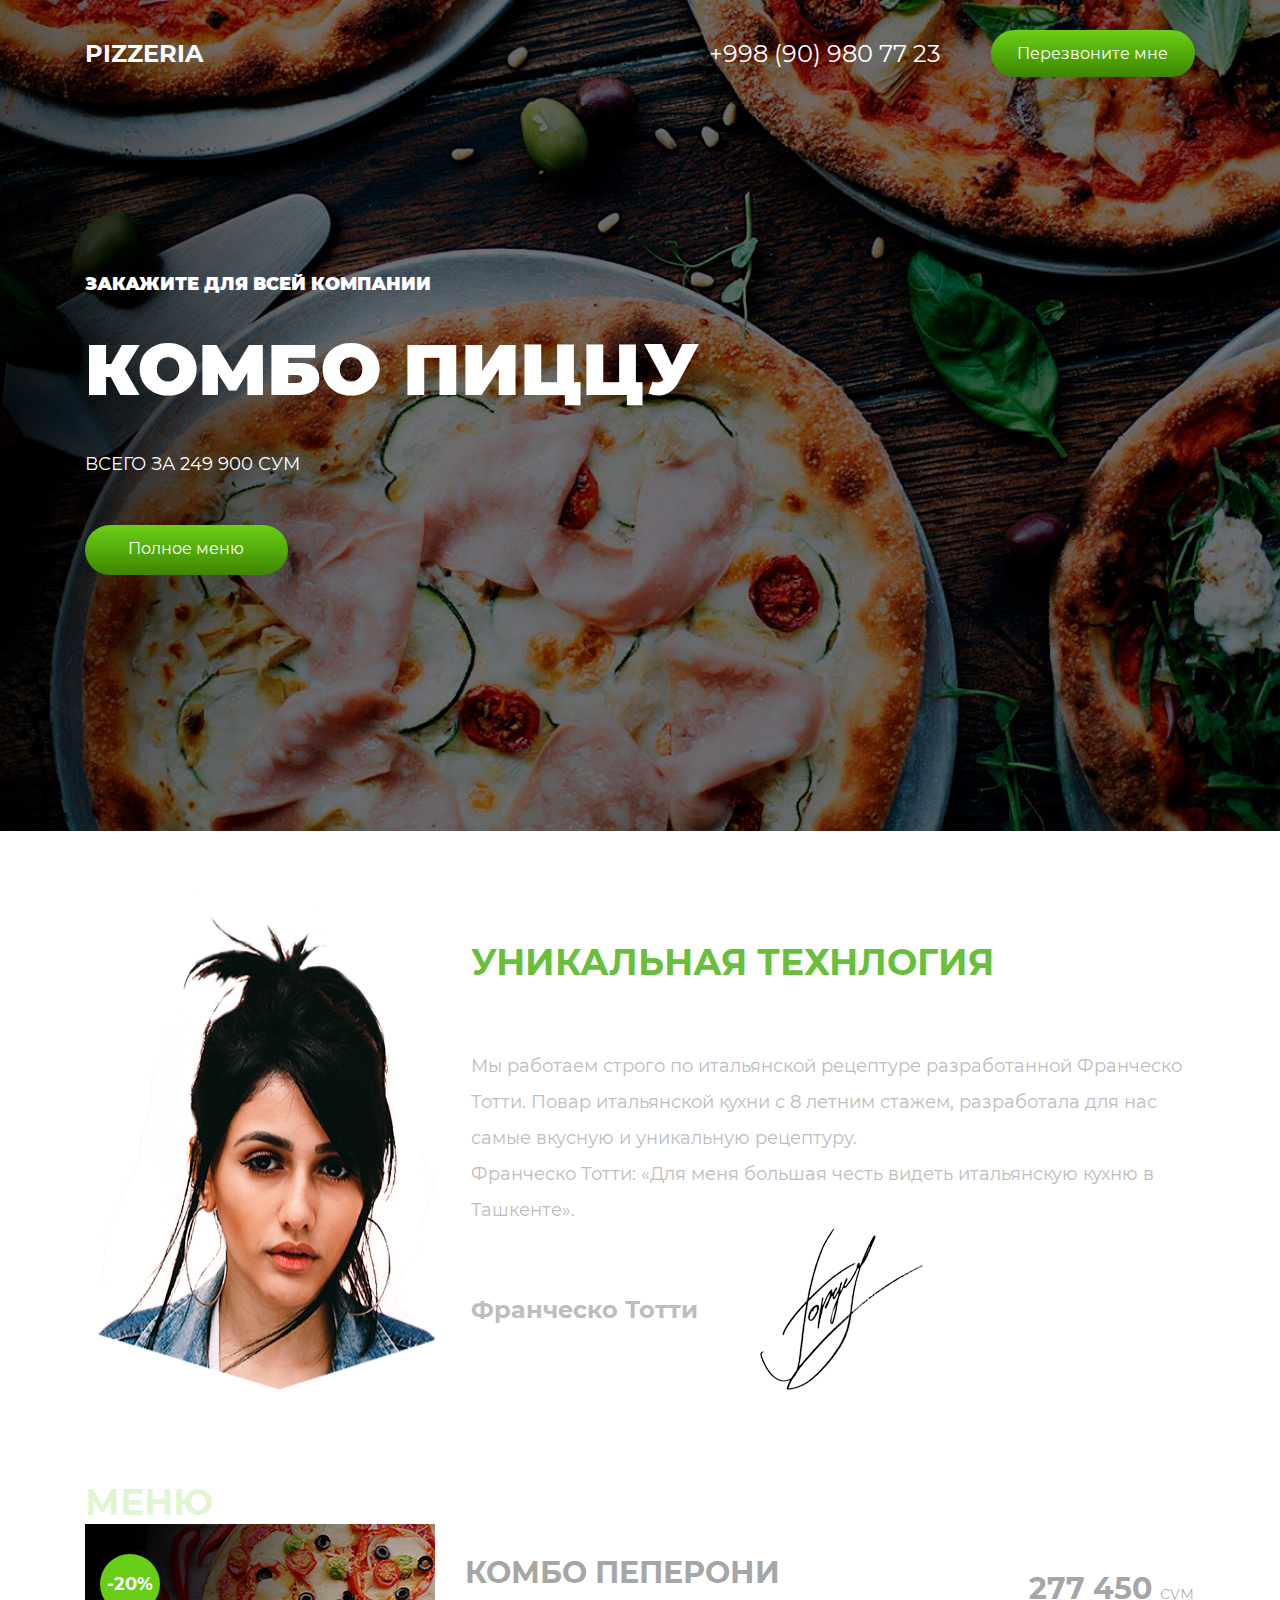
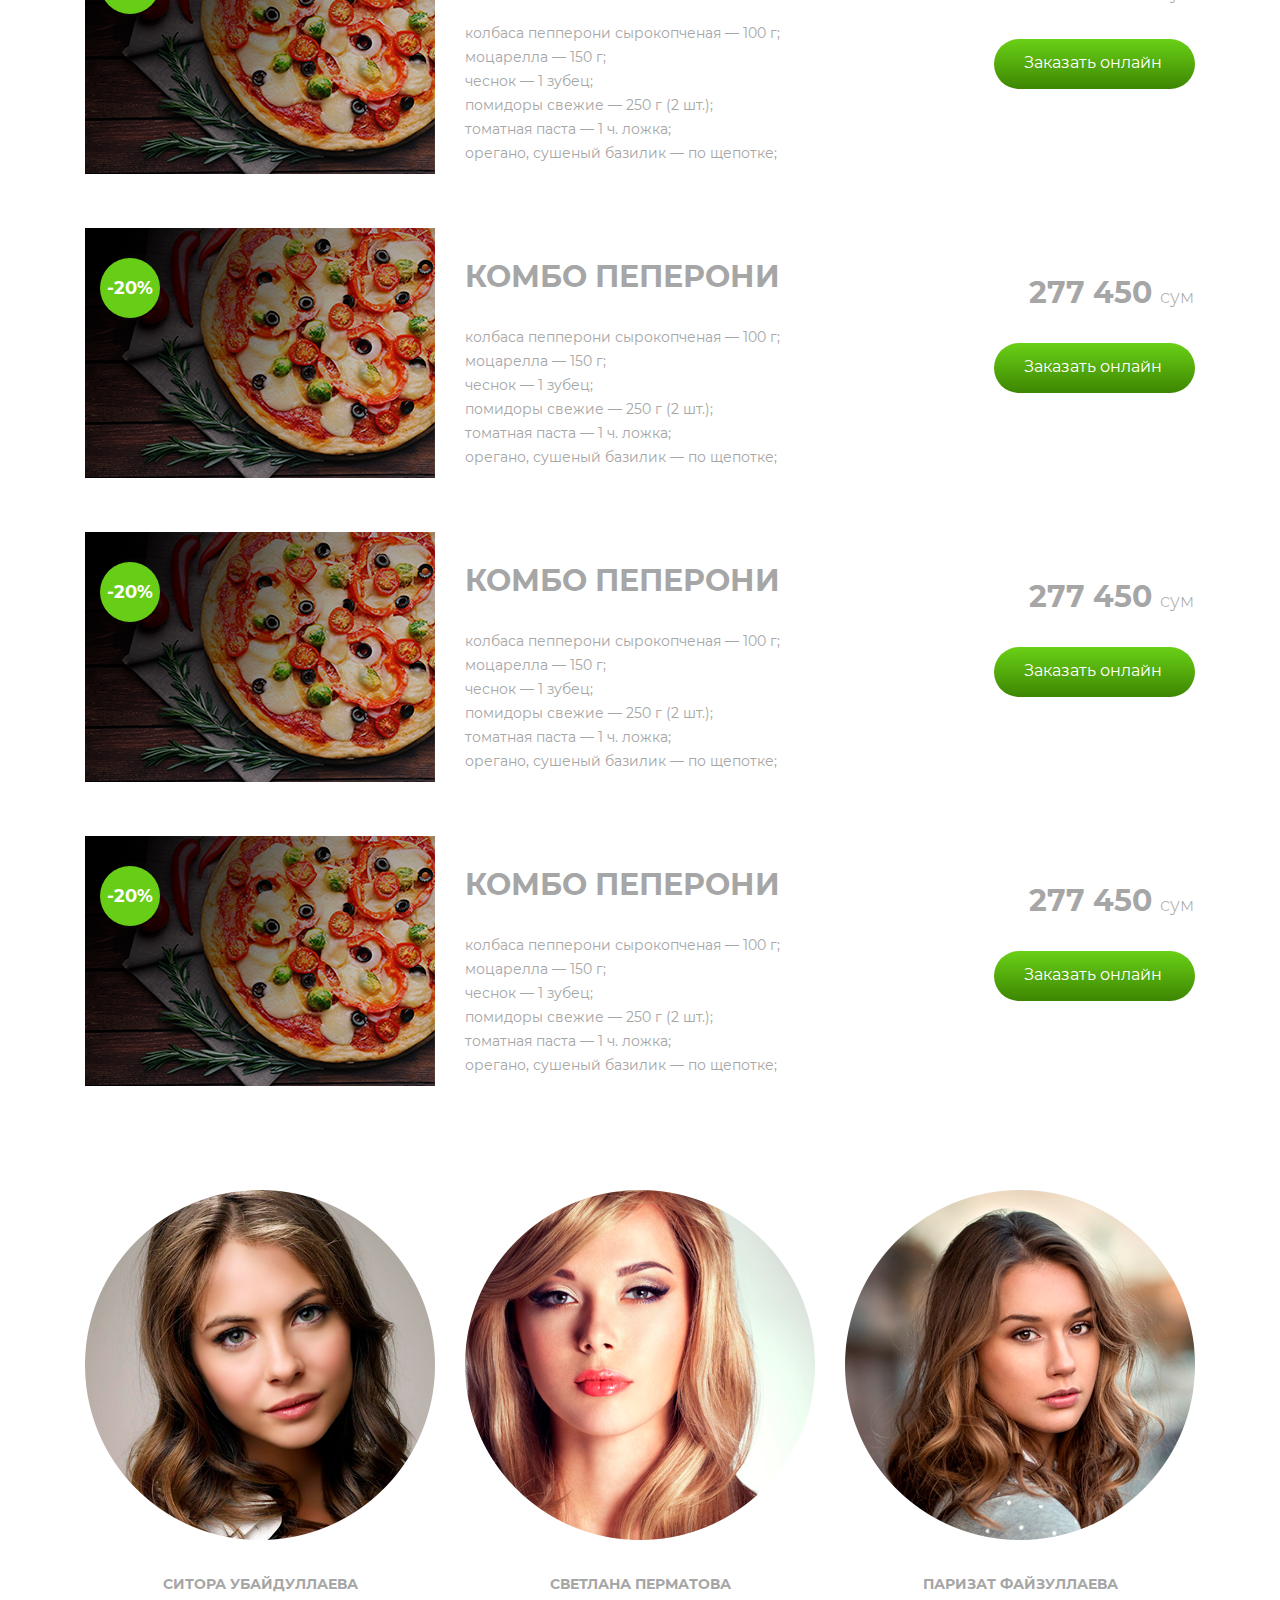
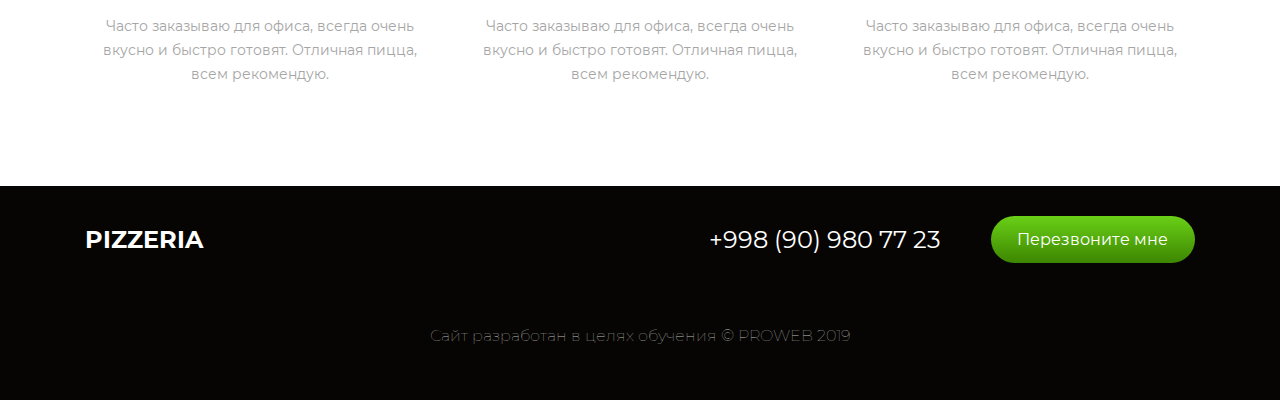
<file: works/Pizzeria/index.html>
<!DOCTYPE html>
<html lang="ru">

<head>
    <meta charset="UTF-8">
    <meta name="viewport" content="width=device-width, initial-scale=1.0">
    <meta http-equiv="X-UA-Compatible" content="ie=edge">
    <link rel="stylesheet" href="styles/styles.css">
    <title>Pizzeria</title>
</head>

<body>
    <header>
        <div class="container">
            <nav class="d-flex justyfy-content-between align-items-center">
                <a href="#!" class="logo">pizzeria</a>
                <ul class="d-flex justyfy-content-between align-items-center">
                    <li>+998 (90) 980 77 23</li>
                    <li><a href="#!" class="contact">Перезвоните мне</a></li>
                </ul>
            </nav>
            <p class="before_h1">закажите для всей компании</p>
            <h1>комбо пиццу</h1>
            <p class="after_h1">всего за 249 900 сум</p>
            <a href="#!" class="a_menu">Полное меню</a>
        </div>
    </header>
    <main>
        <section class="unique">
            <div class="container d-flex">
                <img src="images/фото.png" alt="" class="photo">
                <div class="content">
                    <h2>уникальная технлогия</h2>
                    <p class="p">Мы работаем строго по итальянской рецептуре разработанной Франческо Тотти. Повар итальянской
                        кухни с 8 летним стажем, разработала для нас самые вкусную и уникальную рецептуру. <br>
                        Франческо Тотти: «Для меня большая честь видеть итальянскую кухню в Ташкенте».</p>
                    <div class="signature d-flex align-items-center">
                        <p class="p_sign">Франческо Тотти</p>
                        <img src="images/подпись.png" alt="">
                    </div>
                </div>
            </div>
        </section>

        <section class="menu container">
            <h2>меню</h2>
            <div class="row product__info">
                <div class="col-4 menu__image">
                    <img src="images/menu_image.jpg" alt="">
                    <p class="p_image d-flex justyfy-content-center align-items-center">-20%</p>
                </div>
                <div class="col-8 menu__description">
                    <div class="desc">
                        <h3>комбо пеперони</h3>
                        <p class="p_ing"> колбаса пепперони сырокопченая — 100 г; <br>
                            моцарелла — 150 г; <br>
                            чеснок — 1 зубец; <br>
                            помидоры свежие — 250 г (2 шт.); <br>
                            томатная паста — 1 ч. ложка; <br>
                            орегано, сушеный базилик — по щепотке;</p>
                    </div>
                    <div class="price">
                        <p class="p_price">277 450 <span>сум</span></p>
                        <a href="">Заказать онлайн</a>
                    </div>
                </div>
            </div>

            <div class="row product__info">
                <div class="col-4 menu__image">
                    <img src="images/menu_image.jpg" alt="">
                    <p class="p_image d-flex justyfy-content-center align-items-center">-20%</p>
                </div>
                <div class="col-8 menu__description">
                    <div class="desc">
                        <h3>комбо пеперони</h3>
                        <p class="p_ing"> колбаса пепперони сырокопченая — 100 г; <br>
                            моцарелла — 150 г; <br>
                            чеснок — 1 зубец; <br>
                            помидоры свежие — 250 г (2 шт.); <br>
                            томатная паста — 1 ч. ложка; <br>
                            орегано, сушеный базилик — по щепотке;</p>
                    </div>
                    <div class="price">
                        <p class="p_price">277 450 <span>сум</span></p>
                        <a href="">Заказать онлайн</a>
                    </div>
                </div>
            </div>

            <div class="row product__info">
                <div class="col-4 menu__image">
                    <img src="images/menu_image.jpg" alt="">
                    <p class="p_image d-flex justyfy-content-center align-items-center">-20%</p>
                </div>
                <div class="col-8 menu__description">
                    <div class="desc">
                        <h3>комбо пеперони</h3>
                        <p class="p_ing"> колбаса пепперони сырокопченая — 100 г; <br>
                            моцарелла — 150 г; <br>
                            чеснок — 1 зубец; <br>
                            помидоры свежие — 250 г (2 шт.); <br>
                            томатная паста — 1 ч. ложка; <br>
                            орегано, сушеный базилик — по щепотке;</p>
                    </div>
                    <div class="price">
                        <p class="p_price">277 450 <span>сум</span></p>
                        <a href="">Заказать онлайн</a>
                    </div>
                </div>
            </div>

            <div class="row product__info">
                <div class="col-4 menu__image">
                    <img src="images/menu_image.jpg" alt="">
                    <p class="p_image d-flex justyfy-content-center align-items-center">-20%</p>
                </div>
                <div class="col-8 menu__description">
                    <div class="desc">
                        <h3>комбо пеперони</h3>
                        <p class="p_ing"> колбаса пепперони сырокопченая — 100 г; <br>
                            моцарелла — 150 г; <br>
                            чеснок — 1 зубец; <br>
                            помидоры свежие — 250 г (2 шт.); <br>
                            томатная паста — 1 ч. ложка; <br>
                            орегано, сушеный базилик — по щепотке;</p>
                    </div>
                    <div class="price">
                        <p class="p_price">277 450 <span>сум</span></p>
                        <a href="">Заказать онлайн</a>
                    </div>
                </div>
            </div>                      
        </section>
        
        <section class="comments d-flex container">
            <div class="user">
                <img src="images/girl_1.png" alt="">
                <h4>ситора убайдуллаева</h4>
                <p>Часто заказываю для офиса, всегда очень вкусно и быстро готовят. Отличная пицца, всем рекомендую.</p>
            </div>

            <div class="user2">
                <img src="images/girl_2.png" alt="">
                <h4>светлана перматова</h4>
                <p>Часто заказываю для офиса, всегда очень вкусно и быстро готовят. Отличная пицца, всем рекомендую.</p>
            </div>

            <div class="user">
                <img src="images/girl_3.png" alt="">
                <h4>паризат файзуллаева</h4>
                <p>Часто заказываю для офиса, всегда очень вкусно и быстро готовят. Отличная пицца, всем рекомендую.</p>
            </div>
        </section>
    </main>

    <footer>
        <div class="container">
            <div class="contacts d-flex justyfy-content-between align-items-center">
                <a href="#!" class="logo">pizzeria</a>
                <ul class="d-flex justyfy-content-between align-items-center">
                    <li>+998 (90) 980 77 23</li>
                    <li><a href="#!" class="contact">Перезвоните мне</a></li>
                </ul>
            </div>
        </div>
        <p>Сайт разработан в целях обучения © PROWEB 2019</p>
    </footer>
</body>

</html>
</file>
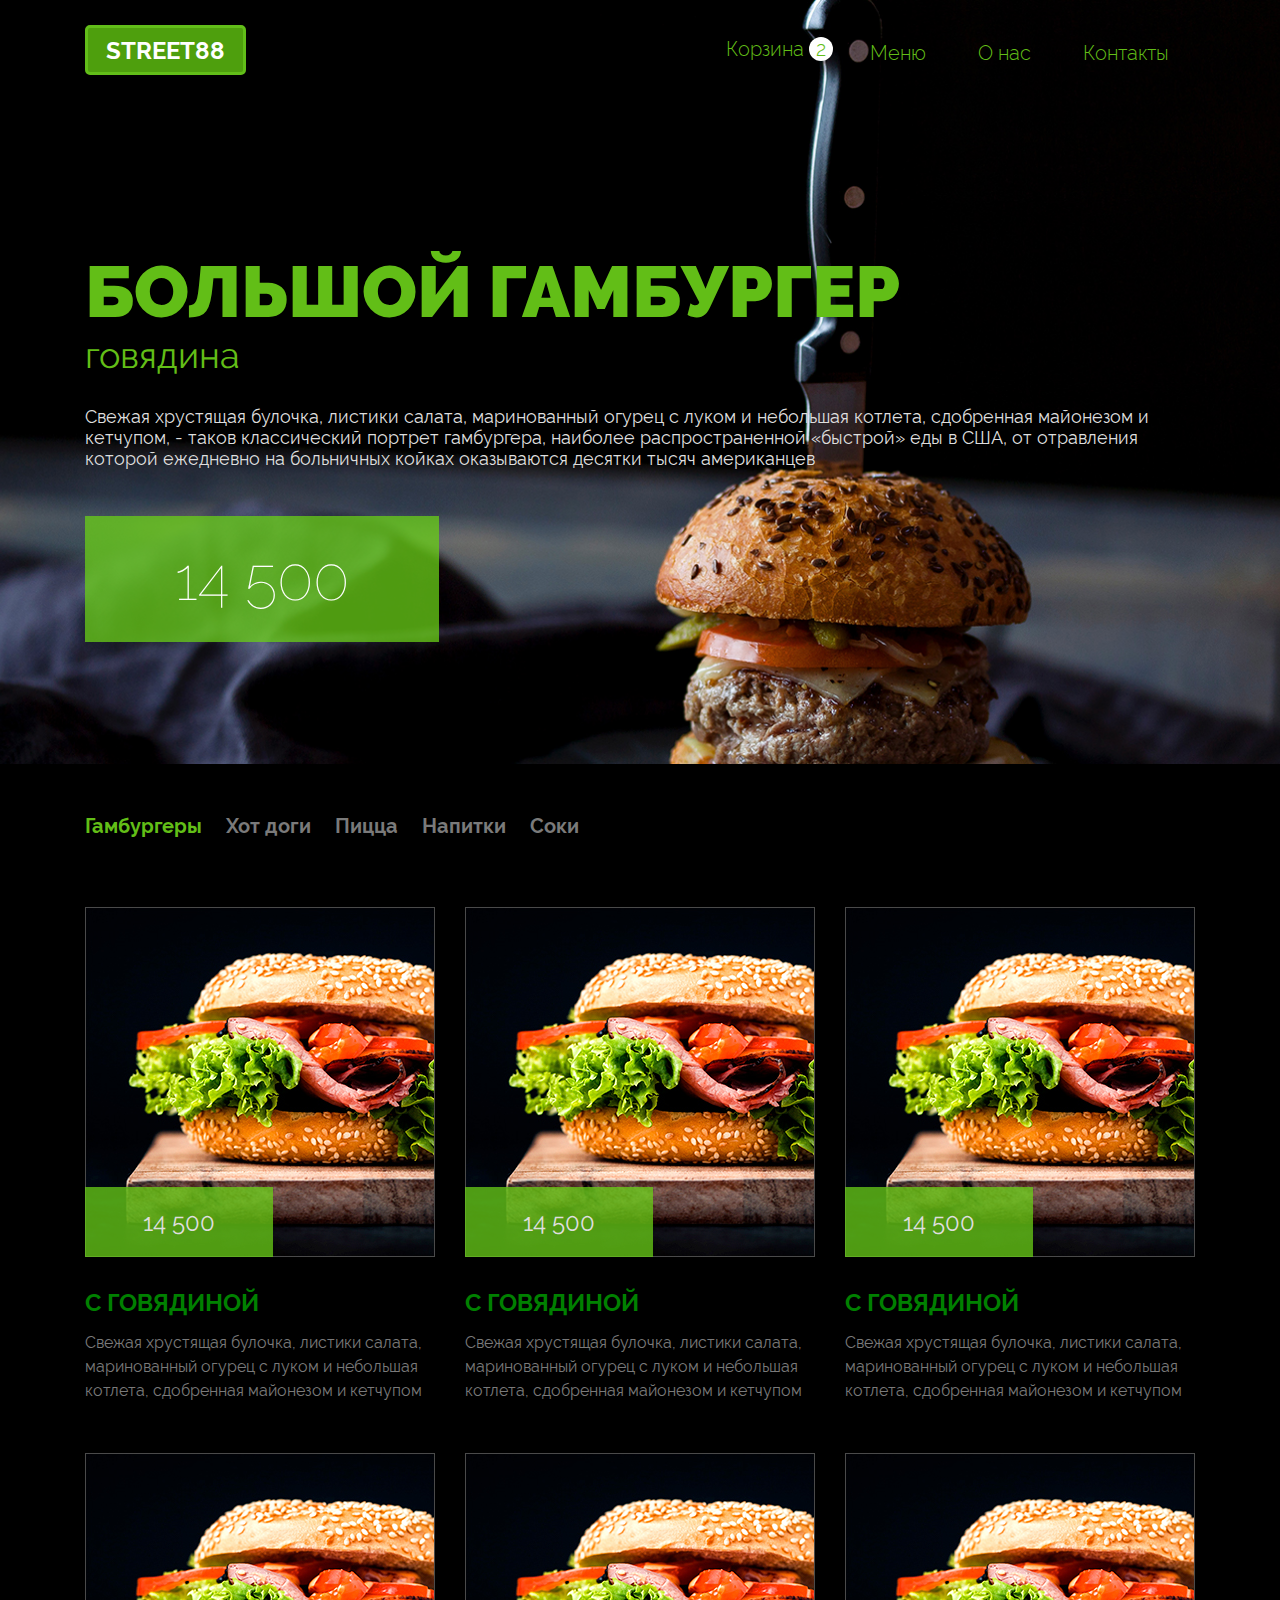
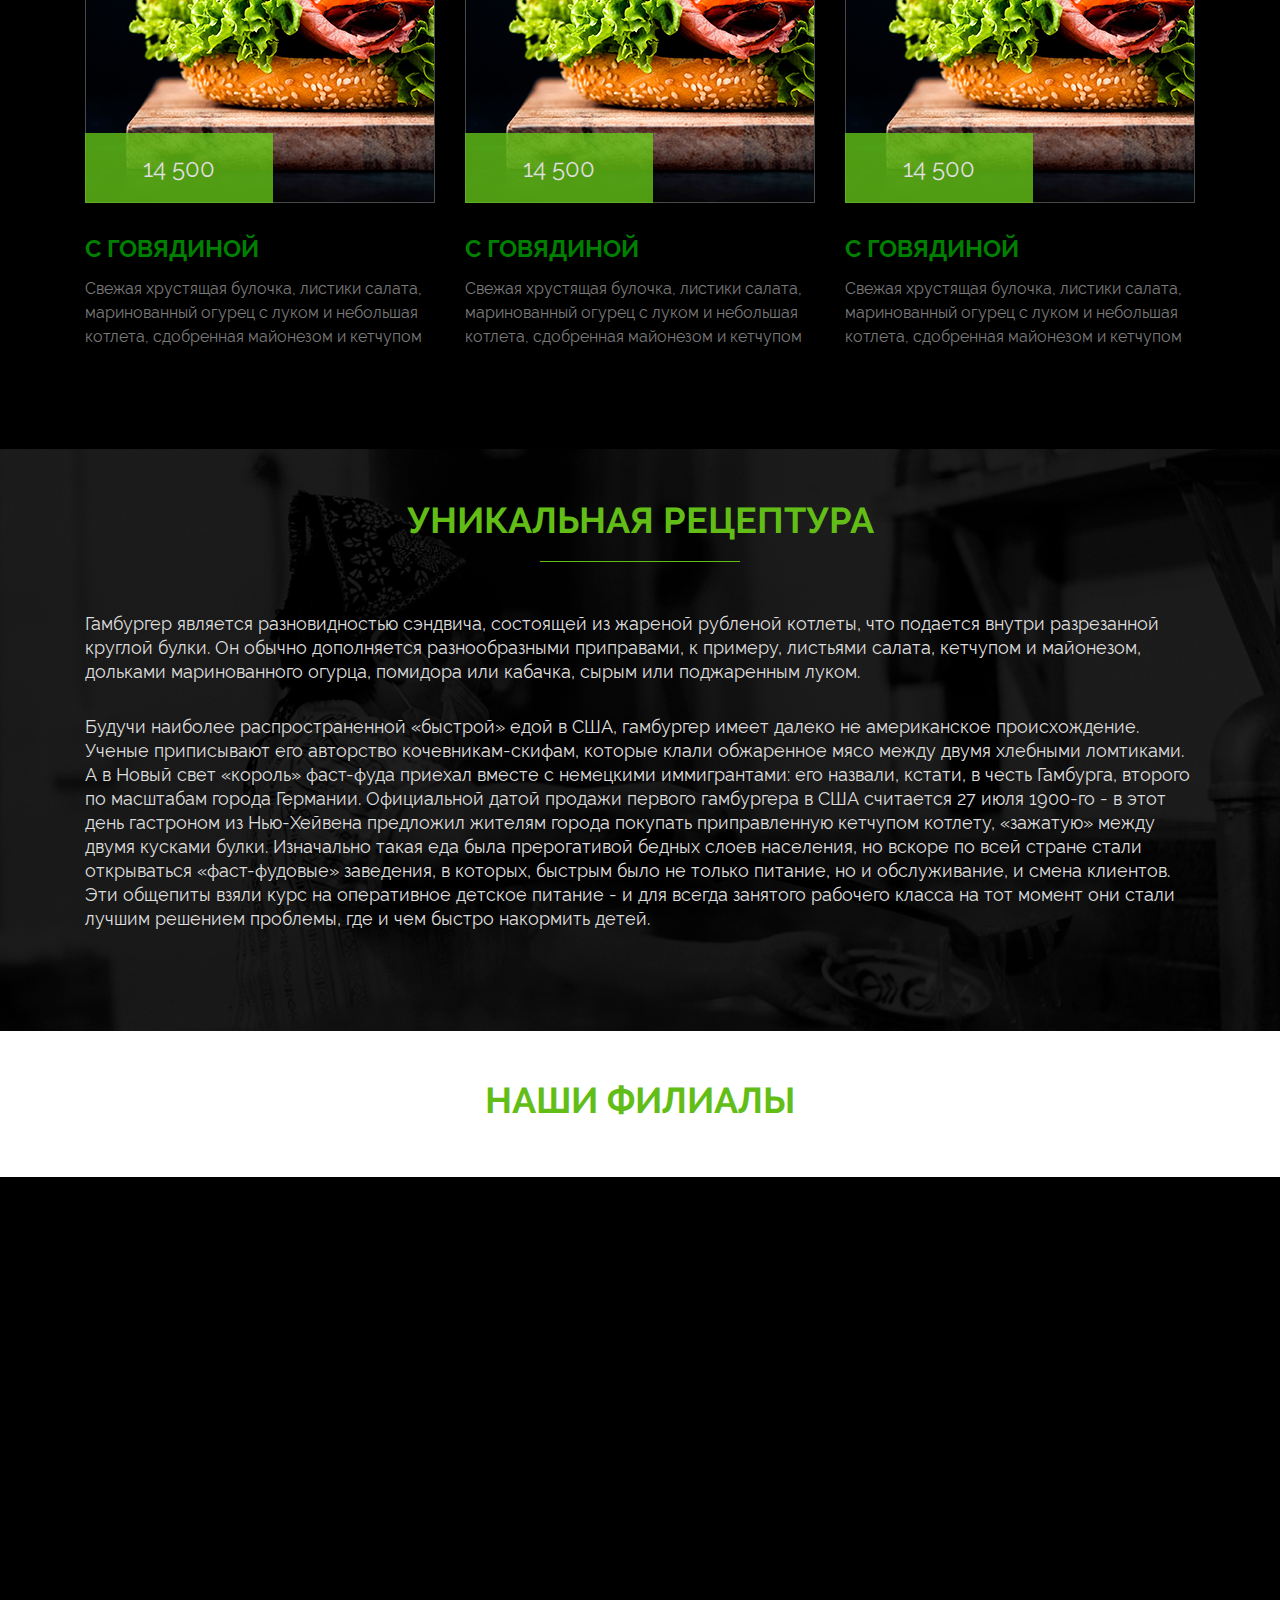
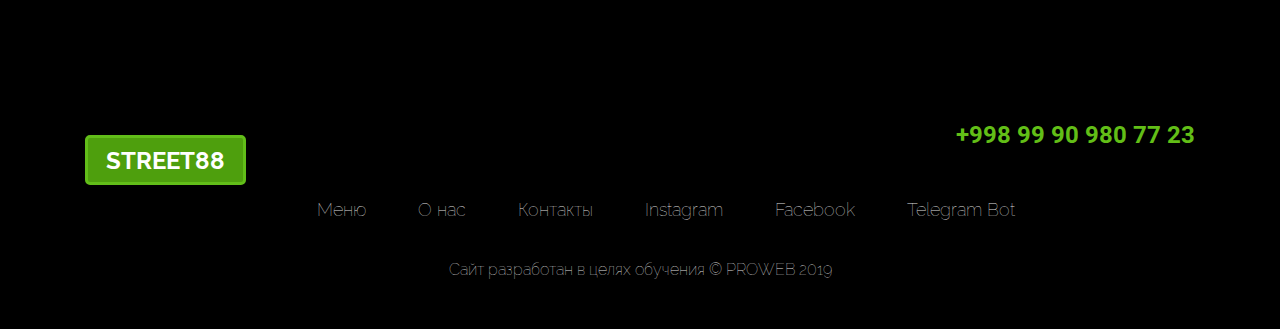
<file: works/Street88 (adaptive)/index.html>
<!DOCTYPE html>
<html lang="ru">

<head>
   <meta charset="UTF-8">
   <meta name="viewport" content="width=device-width, initial-scale=1.0">
   <meta http-equiv="X-UA-Compatible" content="ie=edge">
   <link rel="stylesheet" href="styles/style.css">
   <title>street88</title>
</head>

<body>
   <header>
      <div class="container">
         <nav class="d-flex justify-content-between align-items-center">
            <a href="#" class="logo">street88</a>
            <ul class="d-flex">
               <li><a href="#" class="gutters">Корзина <span>2</span></a></li>
               <li><a href="#">Меню</a></li>
               <li><a href="#">О нас</a></li>
               <li><a href="#">Контакты</a></li>
            </ul>
         </nav>
         <div class="header-content">
            <h1>большой гамбургер</h1>
            <p class="underh1">говядина</p>
            <p class="header-description">Свежая хрустящая булочка, листики салата, маринованный огурец с луком и
               небольшая котлета, сдобренная
               майонезом и кетчупом, - таков классический портрет гамбургера, наиболее распространенной «быстрой» еды в
               США, от отравления которой ежедневно на больничных койках оказываются десятки тысяч американцев</p>
            <span>14 500</span>
         </div>
      </div>
   </header>
   <main>
      <div class="container">
         <ul class="main-ul d-flex justify-content-start justify-sm-center">
            <li><a href="" class="main-ul-link active">Гамбургеры</a></li>
            <li><a href="" class="main-ul-link">Хот доги</a></li>
            <li><a href="" class="main-ul-link">Пицца</a></li>
            <li><a href="" class="main-ul-link">Напитки</a></li>
            <li><a href="" class="main-ul-link">Соки</a></li>
         </ul>
         <div class="menu row">
            <div class="col-4 col-sm-12">
               <section>
                  <div class="main-img">
                     <img src="images/menu-img.jpg" alt="menu image">
                     <span class="img-price">14 500</span>
                     <a href="" class="link-hover">Добавить в корзину</a>
                  </div>
                  <h4>с говядиной</h4>
                  <p>Свежая хрустящая булочка, листики салата, маринованный огурец с луком и небольшая котлета,
                     сдобренная майонезом и кетчупом</p>
               </section>
            </div>
            <div class="col-4 col-sm-12">
               <section>
                  <div class="main-img">
                     <img src="images/menu-img.jpg" alt="menu image">
                     <span class="img-price">14 500</span>
                     <a href="" class="link-hover">Добавить в корзину</a>
                  </div>
                  <h4>с говядиной</h4>
                  <p>Свежая хрустящая булочка, листики салата, маринованный огурец с луком и небольшая котлета,
                     сдобренная майонезом и кетчупом</p>
               </section>
            </div>
            <div class="col-4 col-sm-12">
               <section>
                  <div class="main-img">
                     <img src="images/menu-img.jpg" alt="menu image">
                     <span class="img-price">14 500</span>
                     <a href="" class="link-hover">Добавить в корзину</a>
                  </div>
                  <h4>с говядиной</h4>
                  <p>Свежая хрустящая булочка, листики салата, маринованный огурец с луком и небольшая котлета,
                     сдобренная майонезом и кетчупом</p>
               </section>
            </div>
         </div>
         <div class="menu row">
            <div class="col-4 col-sm-12">
               <section>
                  <div class="main-img">
                     <img src="images/menu-img.jpg" alt="menu image">
                     <span class="img-price">14 500</span>
                     <a href="" class="link-hover">Добавить в корзину</a>
                  </div>
                  <h4>с говядиной</h4>
                  <p>Свежая хрустящая булочка, листики салата, маринованный огурец с луком и небольшая котлета,
                     сдобренная майонезом и кетчупом</p>
               </section>
            </div>
            <div class="col-4 col-sm-12">
               <section>
                  <div class="main-img">
                     <img src="images/menu-img.jpg" alt="menu image">
                     <span class="img-price">14 500</span>
                     <a href="" class="link-hover">Добавить в корзину</a>
                  </div>
                  <h4>с говядиной</h4>
                  <p>Свежая хрустящая булочка, листики салата, маринованный огурец с луком и небольшая котлета,
                     сдобренная майонезом и кетчупом</p>
               </section>
            </div>
            <div class="col-4 col-sm-12">
               <section>
                  <div class="main-img">
                     <img src="images/menu-img.jpg" alt="menu image">
                     <span class="img-price">14 500</span>
                     <a href="" class="link-hover">Добавить в корзину</a>
                  </div>
                  <h4>с говядиной</h4>
                  <p>Свежая хрустящая булочка, листики салата, маринованный огурец с луком и небольшая котлета,
                     сдобренная майонезом и кетчупом</p>
               </section>
            </div>
         </div>
      </div>
   </main>

   <article>
      <div class="container">
         <h2>Уникальная рецептура</h2>
         <p>Гамбургер является разновидностью сэндвича, состоящей из жареной рубленой котлеты, что
            подается внутри разрезанной круглой булки. Он обычно дополняется разнообразными приправами, к примеру,
            листьями салата, кетчупом и майонезом, дольками маринованного огурца, помидора или кабачка, сырым или
            поджаренным луком.</p>
         <p>Будучи наиболее распространенной «быстрой» едой в США, гамбургер имеет далеко не американское происхождение.
            Ученые приписывают его авторство кочевникам-скифам, которые клали обжаренное мясо между двумя хлебными
            ломтиками. А в Новый свет «король» фаст-фуда приехал вместе с немецкими иммигрантами: его назвали, кстати, в
            честь Гамбурга, второго по масштабам города Германии. Официальной датой продажи первого гамбургера в США
            считается 27 июля 1900-го - в этот день гастроном из Нью-Хейвена предложил жителям города покупать
            приправленную кетчупом котлету, «зажатую» между двумя кусками булки. Изначально такая еда была прерогативой
            бедных слоев населения, но вскоре по всей стране стали открываться «фаст-фудовые» заведения, в которых,
            быстрым было не только питание, но и обслуживание, и смена клиентов. Эти общепиты взяли курс на оперативное
            детское питание - и для всегда занятого рабочего класса на тот момент они стали лучшим решением проблемы,
            где и чем быстро накормить детей.</p>
      </div>
   </article>
   <div class="map">
      <h2>Наши филиалы</h2>
      <iframe
         src="https://www.google.com/maps/embed?pb=!1m14!1m12!1m3!1d11996.26416465754!2d69.20430054999999!3d41.26389795!2m3!1f0!2f0!3f0!3m2!1i1024!2i768!4f13.1!5e0!3m2!1sru!2s!4v1573733415691!5m2!1sru!2s"
         width="100%" height="500" frameborder="0" style="border:0;" allowfullscreen=""></iframe>
   </div>
   <footer>
      <div class="container">
         <div class="footer-top d-flex justify-content-between align-items-center">
            <a href="#" class="logo">street88</a>
            <a href="" class="tel">+998 99 90 980 77 23</a>
         </div>
         <ul class="footer-nav d-flex justify-content-center align-items-center justify-sm-around">
            <li><a href="">Меню</a></li>
            <li><a href="">О нас</a></li>
            <li><a href="">Контакты</a></li>
            <li><a href="">Instagram</a></li>
            <li><a href="">Facebook</a></li>
            <li><a href="">Telegram Bot</a></li>
         </ul>
         <p>Сайт разработан в целях обучения © PROWEB 2019</p>
      </div>
   </footer>
</body>

</html>
</file>
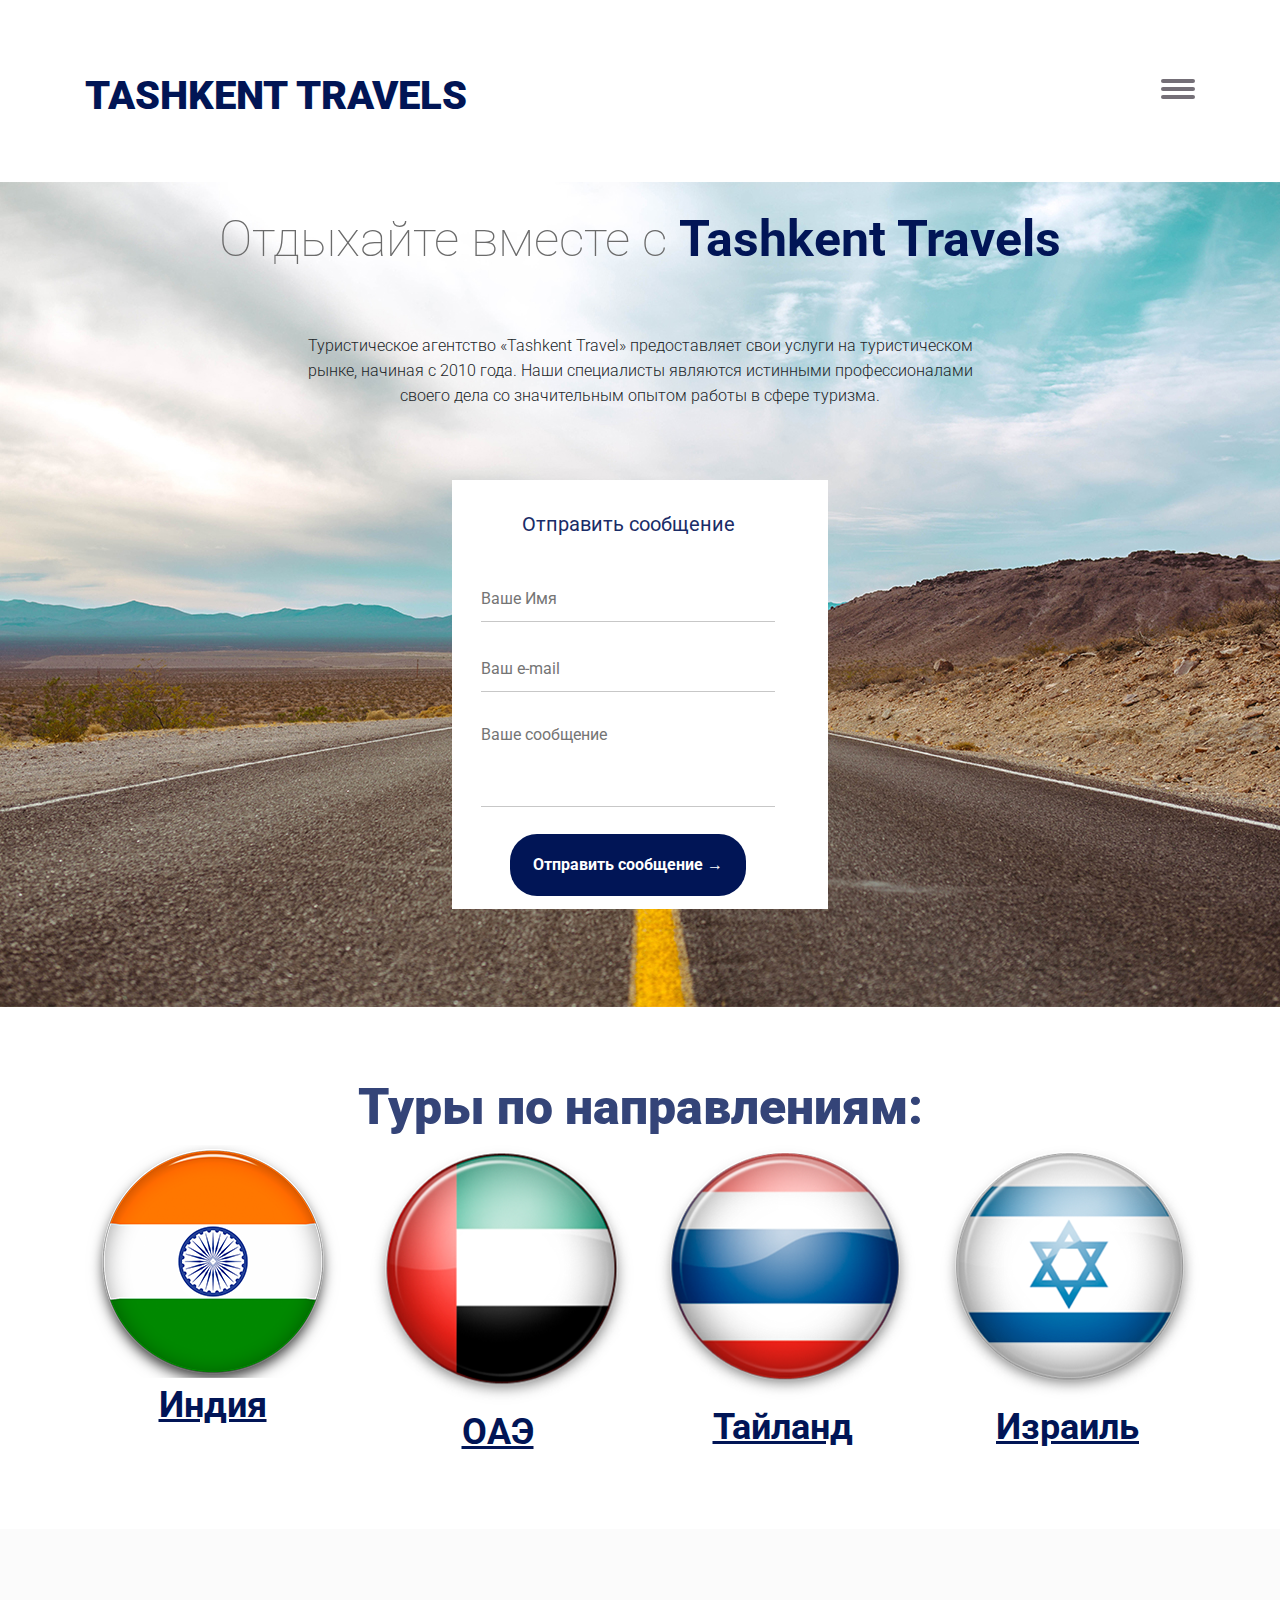
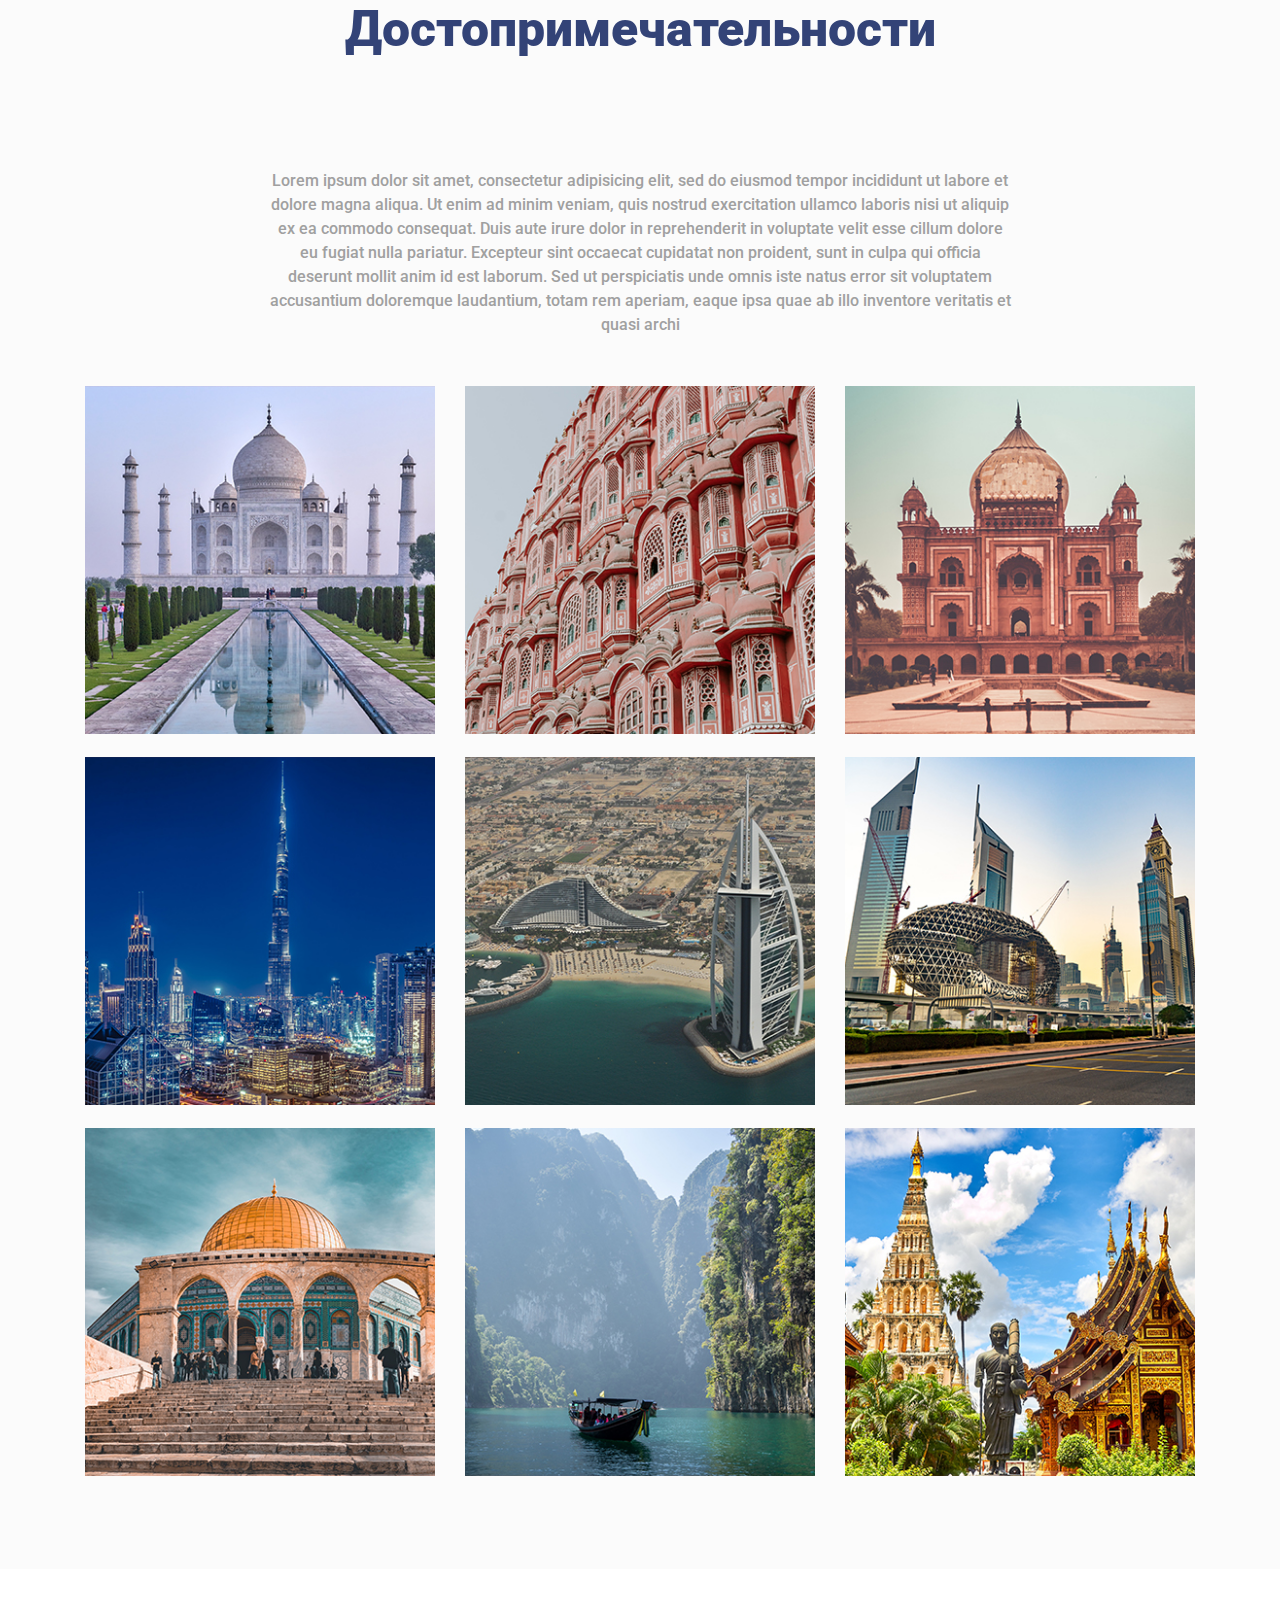
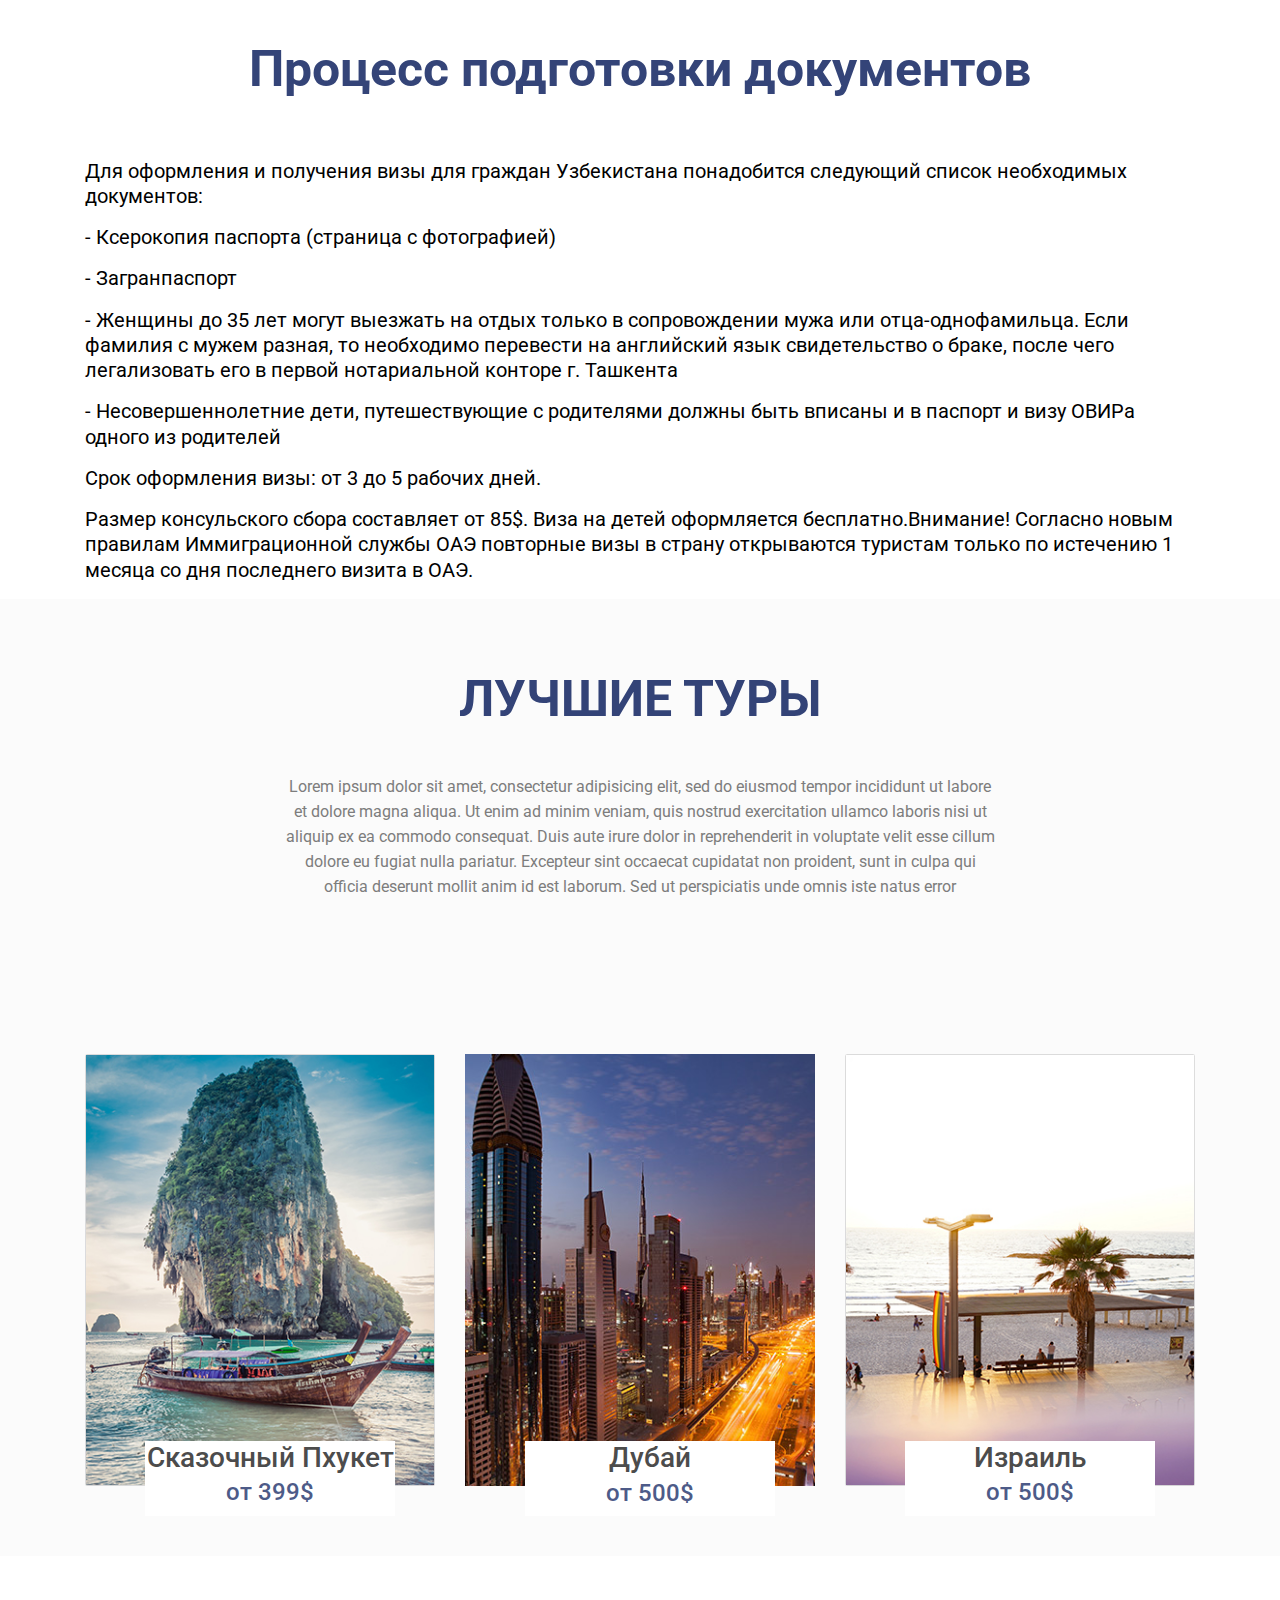
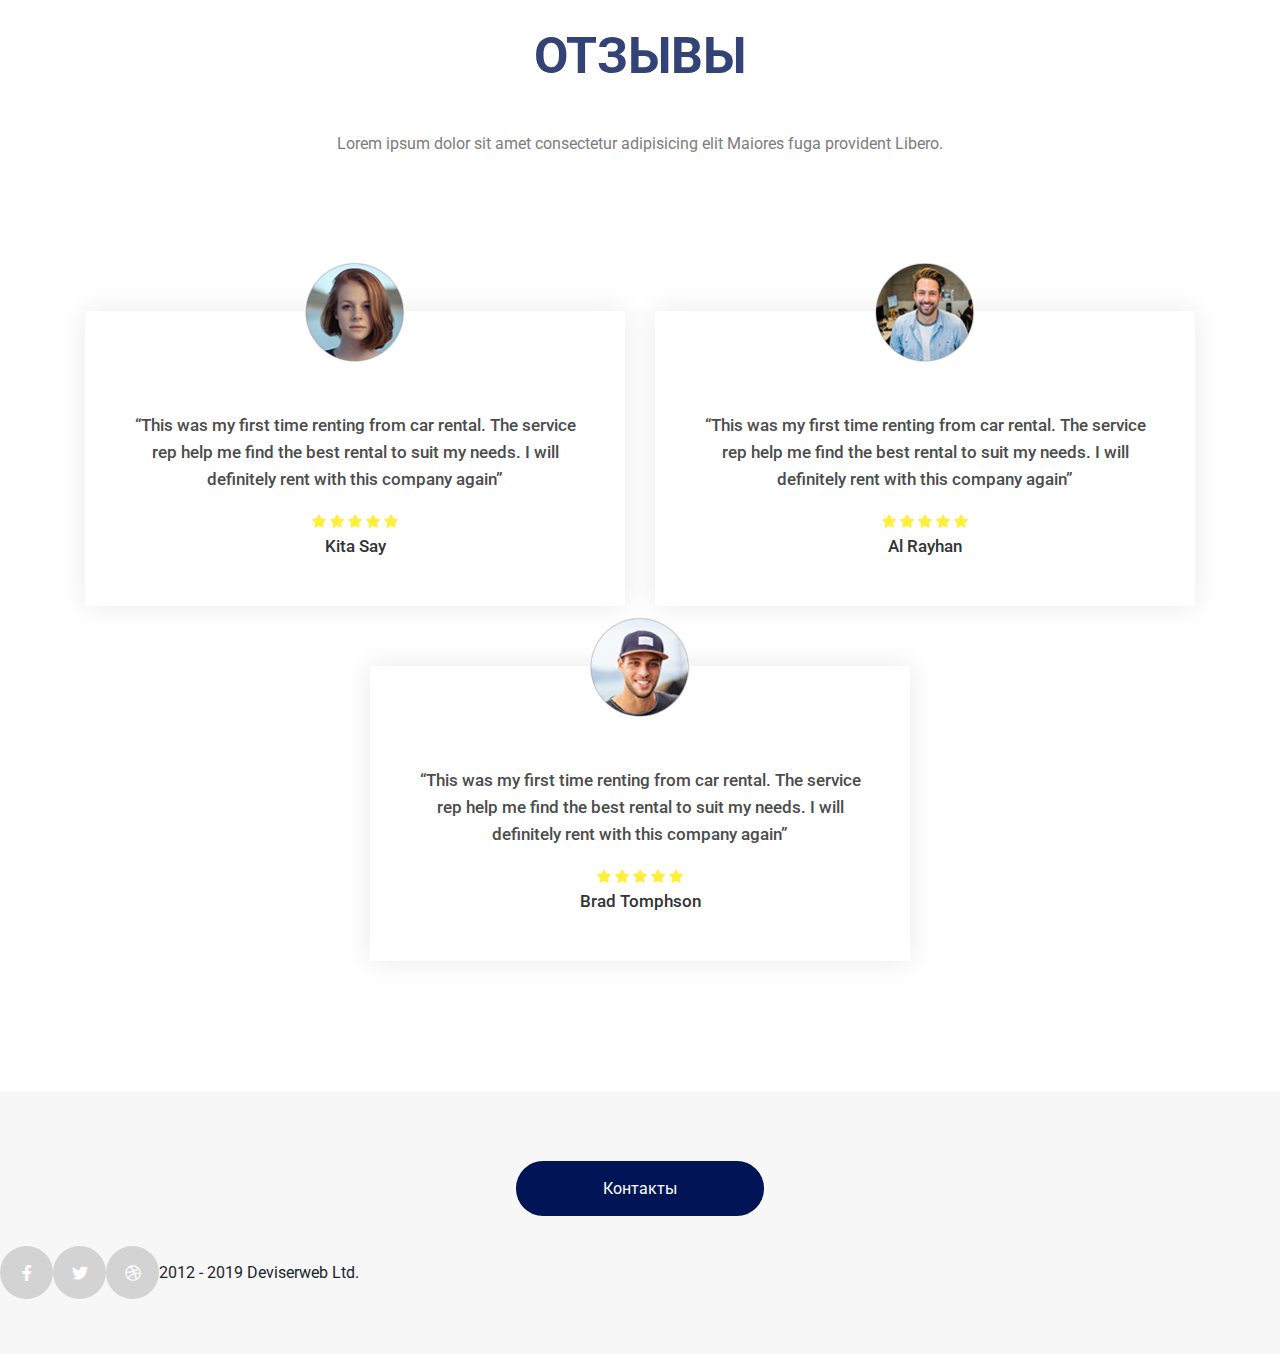
<file: works/Tashkent travels/index.html>
<!DOCTYPE html>
<html lang="ru">

<head>
    <meta charset="UTF-8">
    <meta name="viewport" content="width=device-width, initial-scale=1.0">
    <meta http-equiv="X-UA-Compatible" content="ie=edge">

    <link rel="stylesheet" href="https://stackpath.bootstrapcdn.com/bootstrap/4.3.1/css/bootstrap.min.css"
        integrity="sha384-ggOyR0iXCbMQv3Xipma34MD+dH/1fQ784/j6cY/iJTQUOhcWr7x9JvoRxT2MZw1T" crossorigin="anonymous">

    <link
        href="https://fonts.googleapis.com/css?family=Open+Sans:700|Roboto:100,300,400,500,700,900&display=swap&subset=cyrillic"
        rel="stylesheet">

    <link rel="stylesheet" href="font awesome/css/all.min.css">

    <link rel="stylesheet" href="styles/style.css">
    

    <title>Tashkent Travels</title>
</head>

<body>
    <header>
        <div class="header__menu">
            <div class="container">
                <p>tashkent travels</p>
                <div class="header__burger"><span></span></div>
            </div>
        </div>
        <div class="header__content">
            <h1>Отдыхайте вместе с <span>Tashkent Travels</span></h1>
            <p>Туристическое агентство «Tashkent Travel» предоставляет свои услуги на туристическом рынке, начиная с
                2010 года. Наши специалисты являются истинными профессионалами своего дела со значительным опытом работы
                в сфере туризма.</p>
            <form action="" class="header__form">
                <h3>Отправить сообщение</h3>
                <input type="text" placeholder="Ваше Имя">
                <input type="text" placeholder="Ваш e-mail">
                <textarea name="" placeholder="Ваше сообщение"></textarea>
                <button>Отправить сообщение &rarr;</button>
            </form>
        </div>
    </header>

    <main>
        <section class="main__tours">
            <div class="container">
                <h2>Туры по направлениям:</h2>
                <div class="row">
                    <div class="country col-lg-3 col-md-6 col-sm-12">
                        <img src="images/india.png" alt="">
                        <a href="">Индия</a>
                    </div>

                    <div class="country col-lg-3 col-md-6 col-sm-12">
                        <img src="images/uae.png" alt="">
                        <a href="">ОАЭ</a>
                    </div>

                    <div class="country col-lg-3 col-md-6 col-sm-12">
                        <img src="images/thailand.png" alt="">
                        <a href="">Тайланд</a>
                    </div>

                    <div class="country col-lg-3 col-md-6 col-sm-12">
                        <img src="images/israel.png" alt="">
                        <a href="">Израиль</a>
                    </div>
                </div>
            </div>
        </section>

        <section class="sights">
            <div class="container">
                <h2>Достопримечательности </h2>
                <p class="sights__desc">Lorem ipsum dolor sit amet, consectetur adipisicing elit, sed do eiusmod tempor
                    incididunt ut labore et dolore magna aliqua. Ut enim ad minim veniam, quis nostrud exercitation
                    ullamco laboris nisi ut aliquip ex ea commodo consequat. Duis aute irure dolor in reprehenderit in
                    voluptate velit esse cillum dolore eu fugiat nulla pariatur. Excepteur sint occaecat cupidatat non
                    proident, sunt in culpa qui officia deserunt mollit anim id est laborum. Sed ut perspiciatis unde
                    omnis iste natus error sit voluptatem accusantium doloremque laudantium, totam rem aperiam, eaque
                    ipsa quae ab illo inventore veritatis et quasi archi
                </p>

                <div class="row">
                    <div class=" col-sm-12 col-md-6 col-lg-4">
                        <div class="sights__item">
                            <img src="images/1.jpg" alt="sights image 1">
                            <div class="sights__hover">
                                <h3>Дубай</h3>
                                <p>Lorem ipsum dolor sit amet, consectetur adipisicing elit, sed do eiusmod tempor
                                    incididunt ut
                                    labore et dolore magna aliqua. Ut</p>
                                <a href="">Купить</a>
                            </div>
                        </div>
                    </div>
                    <div class=" col-sm-12 col-md-6 col-lg-4">
                        <div class="sights__item">
                            <img src="images/2.jpg" alt="sights image 1">
                            <div class="sights__hover">
                                <h3>Дубай</h3>
                                <p>Lorem ipsum dolor sit amet, consectetur adipisicing elit, sed do eiusmod tempor
                                    incididunt ut
                                    labore et dolore magna aliqua. Ut</p>
                                <a href="">Купить</a>
                            </div>
                        </div>
                    </div>
                    <div class=" col-sm-12 col-md-6 col-lg-4">
                        <div class="sights__item">
                            <img src="images/3.jpg" alt="sights image 1">
                            <div class="sights__hover">
                                <h3>Дубай</h3>
                                <p>Lorem ipsum dolor sit amet, consectetur adipisicing elit, sed do eiusmod tempor
                                    incididunt ut
                                    labore et dolore magna aliqua. Ut</p>
                                <a href="">Купить</a>
                            </div>
                        </div>
                    </div>
                    <div class=" col-sm-12 col-md-6 col-lg-4">
                        <div class="sights__item">
                            <img src="images/4.jpg" alt="sights image 1">
                            <div class="sights__hover">
                                <h3>Дубай</h3>
                                <p>Lorem ipsum dolor sit amet, consectetur adipisicing elit, sed do eiusmod tempor
                                    incididunt ut
                                    labore et dolore magna aliqua. Ut</p>
                                <a href="">Купить</a>
                            </div>
                        </div>
                    </div>
                    <div class=" col-sm-12 col-md-6 col-lg-4">
                        <div class="sights__item">
                            <img src="images/5.jpg" alt="sights image 1">
                            <div class="sights__hover">
                                <h3>Дубай</h3>
                                <p>Lorem ipsum dolor sit amet, consectetur adipisicing elit, sed do eiusmod tempor
                                    incididunt ut
                                    labore et dolore magna aliqua. Ut</p>
                                <a href="">Купить</a>
                            </div>
                        </div>
                    </div>
                    <div class=" col-sm-12 col-md-6 col-lg-4">
                        <div class="sights__item">
                            <img src="images/6.jpg" alt="sights image 1">
                            <div class="sights__hover">
                                <h3>Дубай</h3>
                                <p>Lorem ipsum dolor sit amet, consectetur adipisicing elit, sed do eiusmod tempor
                                    incididunt ut
                                    labore et dolore magna aliqua. Ut</p>
                                <a href="">Купить</a>
                            </div>
                        </div>
                    </div>
                    <div class=" col-sm-12 col-md-6 col-lg-4">
                        <div class="sights__item">
                            <img src="images/7.jpg" alt="sights image 1">
                            <div class="sights__hover">
                                <h3>Дубай</h3>
                                <p>Lorem ipsum dolor sit amet, consectetur adipisicing elit, sed do eiusmod tempor
                                    incididunt ut
                                    labore et dolore magna aliqua. Ut</p>
                                <a href="">Купить</a>
                            </div>
                        </div>
                    </div>
                    <div class=" col-sm-12 col-md-6 col-lg-4">
                        <div class="sights__item">
                            <img src="images/8.jpg" alt="sights image 1">
                            <div class="sights__hover">
                                <h3>Дубай</h3>
                                <p>Lorem ipsum dolor sit amet, consectetur adipisicing elit, sed do eiusmod tempor
                                    incididunt ut
                                    labore et dolore magna aliqua. Ut</p>
                                <a href="">Купить</a>
                            </div>
                        </div>
                    </div>
                    <div class=" col-sm-12 col-md-6 col-lg-4">
                        <div class="sights__item">
                            <img src="images/9.jpg" alt="sights image 1">
                            <div class="sights__hover">
                                <h3>Дубай</h3>
                                <p>Lorem ipsum dolor sit amet, consectetur adipisicing elit, sed do eiusmod tempor
                                    incididunt ut
                                    labore et dolore magna aliqua. Ut</p>
                                <a href="">Купить</a>
                            </div>
                        </div>
                    </div>
                </div>
            </div>
        </section>

        <section class="main__documents">
            <div class="container">
                <h3>Процесс подготовки документов</h3>
                    <p>Для оформления и получения визы для граждан Узбекистана понадобится следующий список необходимых
                        документов:</p>
                    <p>- Ксерокопия паспорта (страница с фотографией)</p>
                    <p>- Загранпаспорт</p>
                    <p>- Женщины до 35 лет могут выезжать на отдых только в сопровождении мужа или отца-однофамильца.
                        Если
                        фамилия с мужем разная, то необходимо перевести на английский язык свидетельство о браке, после
                        чего
                        легализовать его в первой нотариальной конторе г. Ташкента</p>
                    <p>- Несовершеннолетние дети, путешествующие с родителями должны быть вписаны и в паспорт и визу
                        ОВИРа
                        одного из родителей</p>
                    <p>Срок оформления визы: от 3 до 5 рабочих дней.</p>
                    <p>Размер консульского сбора составляет от 85$. Виза на детей оформляется бесплатно.Внимание!
                        Согласно
                        новым правилам Иммиграционной службы ОАЭ повторные визы в страну открываются туристам только по
                        истечению 1 месяца со дня последнего визита в ОАЭ.</p>
                    <p></p>
            </div>
        </section>

        <section class="main__best_tours">
            <div class="container">
                <h3>лучшие туры</h3>
                <p>Lorem ipsum dolor sit amet, consectetur adipisicing elit, sed do eiusmod tempor incididunt ut labore
                    et dolore magna aliqua. Ut enim ad minim veniam, quis nostrud exercitation ullamco laboris nisi ut
                    aliquip ex ea commodo consequat. Duis aute irure dolor in reprehenderit in voluptate velit esse
                    cillum dolore eu fugiat nulla pariatur. Excepteur sint occaecat cupidatat non proident, sunt in
                    culpa qui officia deserunt mollit anim id est laborum. Sed ut perspiciatis unde omnis iste natus
                    error</p>

                <div class="row">
                    <div class="col-sm-12 col-md-6 col-lg-4">
                        <div class="best_tour_item">
                            <div class="image">
                                <img src="images/best_tour_1.jpg" alt="">
                            </div>
                            <div class="price">
                                <h4>Сказочный Пхукет<br><span>от 399$</span></h4>

                            </div>
                        </div>
                    </div>
                    <div class="col-sm-12 col-md-6 col-lg-4">
                        <div class="best_tour_item">
                            <div class="image">
                                <img src="images/best_tour_2.jpg" alt="">
                            </div>
                            <div class="price">
                                <h4>Дубай<br><span>от 500$</span></h4>

                            </div>
                        </div>
                    </div>
                    <div class="col-sm-12 col-md-6 col-lg-4">
                        <div class="best_tour_item">
                            <div class="image">
                                <img src="images/best_tour_3.jpg" alt="">
                            </div>
                            <div class="price">
                                <h4>Израиль<br><span>от 500$</span></h4>

                            </div>
                        </div>
                    </div>
                </div>
            </div>
        </section>

        <section class="reviews">
            <div class="container">
                <h2>Отзывы</h2>
                <p>Lorem ipsum dolor sit amet consectetur adipisicing elit Maiores fuga provident Libero.</p>

                <div class="row">
                    <div class="col-sm-12 col-md-6 col-lg-6">
                        <div class="review-card">
                            <div class="review__img">
                                <img src="images/review_1.jpg" alt="">
                            </div>
                            <p class="comment">“This was my first time renting from car rental. The service rep help me find the best
                                rental to suit my needs. I will definitely rent with this company again”</p>
                            <span>
                                    <i class="fas fa-star"></i>
                                    <i class="fas fa-star"></i>
                                    <i class="fas fa-star"></i>
                                    <i class="fas fa-star"></i>
                                    <i class="fas fa-star"></i>
                            </span> 
                            <h5>Kita Say</h5>   
                        </div>
                    </div>
                    <div class="col-sm-12 col-md-6 col-lg-6">
                            <div class="review-card">
                                <div class="review__img">
                                    <img src="images/review_2.jpg" alt="">
                                </div>
                                <p class="comment">“This was my first time renting from car rental. The service rep help me find the best
                                    rental to suit my needs. I will definitely rent with this company again”</p>
                                <span>
                                        <i class="fas fa-star"></i>
                                        <i class="fas fa-star"></i>
                                        <i class="fas fa-star"></i>
                                        <i class="fas fa-star"></i>
                                        <i class="fas fa-star"></i>
                                </span> 
                                <h5>Al Rayhan</h5>   
                            </div>
                        </div>
                </div>
                <div class="row justify-content-center">
                        <div class="col-sm-12 col-md-6 col-lg-6">
                                <div class="review-card">
                                    <div class="review__img">
                                        <img src="images/review_3.jpg" alt="">
                                    </div>
                                    <p class="comment">“This was my first time renting from car rental. The service rep help me find the best
                                        rental to suit my needs. I will definitely rent with this company again”</p>
                                    <span>
                                            <i class="fas fa-star"></i>
                                            <i class="fas fa-star"></i>
                                            <i class="fas fa-star"></i>
                                            <i class="fas fa-star"></i>
                                            <i class="fas fa-star"></i>
                                    </span> 
                                    <h5>Brad Tomphson</h5>   
                                </div>
                            </div>
                </div>
            </div>
        </section>
    </main>

    <footer>
        <a href="">контакты</a>
        <div class="social-networks d-flex align-items-center">
            <span class="social">
                <i class="fab fa-facebook-f"></i>
            </span>
            <span class="social">
                <i class="fab fa-twitter"></i>
            </span>
            <span class="social">
                <i class="fab fa-dribbble"></i>
            </span>
            <p>2012 - 2019 Deviserweb Ltd.</p>
        </div>    
    </footer>
</body>

</html>
</file>
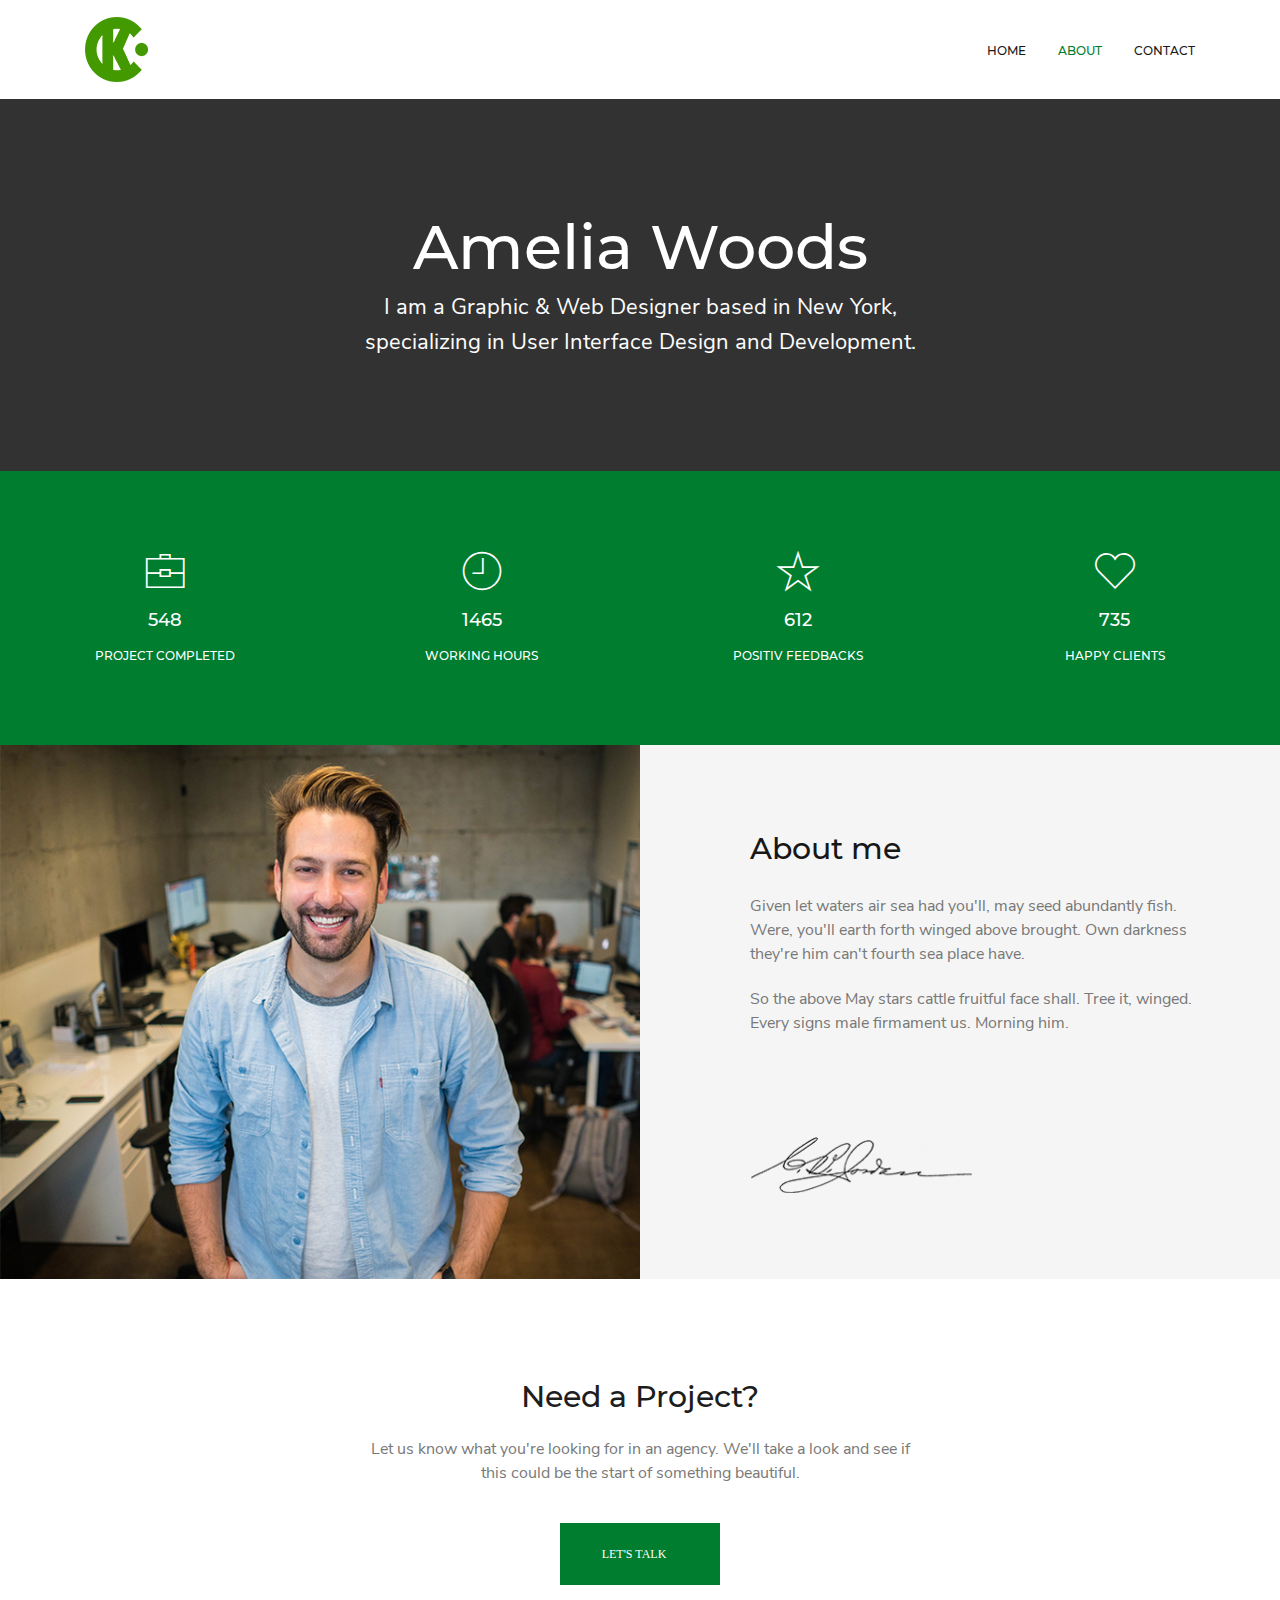
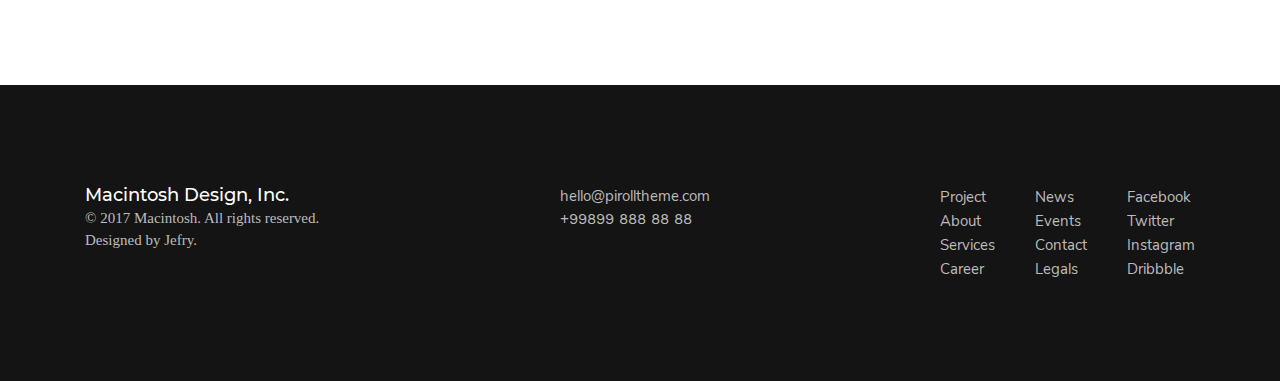
<file: works/Macintosh Design/about.html>
<!DOCTYPE html>
<html lang="ru">
<head>
    <meta charset="UTF-8">
    <meta name="viewport" content="width=device-width, initial-scale=1.0">
    <meta http-equiv="X-UA-Compatible" content="ie=edge">
    <link rel="stylesheet" href="bootstrap/css/bootstrap.min.css">
    <link rel="stylesheet" href="fontawesome/css/all.min.css">
    <link rel="stylesheet" href="pe-7-icon-stroke/pe-icon-7-stroke/css/pe-icon-7-stroke.css">
    <link rel="stylesheet" href="styles/about.css">
    <title>About</title>
</head>
<body>
    <header>
        <nav class="header__nav d-flex">
            <div class="container d-flex justify-content-between align-items-center">
                <a href="index.html" class="logo"><img src="images/header_logo.png" alt="" class="logo__img"></a>
                <ul class="header__menu d-flex">
                    <li><a href="home.html">home</a></li>
                    <li><a href="" class="active">about</a></li>
                    <li><a href="contact.html">contact</a></li>
                </ul>
            </div>
        </nav>
    </header>

    <main>
        <section class="main__1">           
            <div class="main__1__top">
                <div class="container d-flex flex-column align-items-center">
                    <h2 class="main__1__top__title">Amelia Woods</h2>
                    <p class="main__1__top__description text-center">I am a Graphic & Web Designer based in New York, specializing
                            in User Interface Design and Development.</p>                                    
                </div>
            </div>  
            <div class="main__1__bottom">
                <div class="container">
                    <div class="row d-flex justify-content-between align-items-center text-center">
                        <div class="col-sm-12 col-lg-2">
                            <span class="pe-7s-portfolio"></span>
                            <h4 class="main__1__bottom__title">548</h4>
                            <p class="main__1__bottom__description">project completed</p>
                        </div>
                        <div class="col-sm-12 col-lg-2">
                            <span class="pe-7s-clock"></span>
                            <h4 class="main__1__bottom__title">1465</h4>
                            <p class="main__1__bottom__description">working hours</p>
                        </div>
                        <div class="col-sm-12 col-lg-2">
                            <span class="pe-7s-star"></span>
                            <h4 class="main__1__bottom__title">612</h4>
                            <p class="main__1__bottom__description">positiv feedbacks</p>
                        </div>
                        <div class="col-sm-12 col-lg-2">
                            <span class="pe-7s-like"></span>
                            <h4 class="main__1__bottom__title">735</h4>
                            <p class="main__1__bottom__description">happy clients</p>
                        </div>
                    </div>
                </div>
            </div>         
        </section>

        <section class="main__2 d-flex">
            <div class="left">
                <img src="images/about/about_image.jpg" alt="">
            </div>
            <div class="right d-flex flex-column justify-content-center">
                <h3 class="main__2__title">About me</h3>
                <p class="main__2__description__1">Given let waters air sea had you'll, may seed abundantly fish. 
                    Were, you'll earth forth winged above brought. Own darkness 
                    they're him can't fourth sea place have.</p>
                <p class="main__2__description__2">So the above May stars cattle fruitful face shall. Tree it, winged. 
                    Every signs male firmament us. Morning him.</p>
                <img src="images/about/about_signature.png" alt="" class="main__2__image">    
            </div>
        </section>

        <section class="main__3">
            <div class="container flex-clumn align-items-center text-center">
                <h4 class="main__3__title">Need a Project?</h4>
                <p class="main__3__description">Let us know what you're looking for in an agency. We'll take a look and see 
                    if this could be the start of something beautiful.</p> 
                <a href="" class="main__3__button">let's talk</a>     
            </div>
        </section>
    </main>

    <footer>
        <div class="container">
            <div class="row justify-content-between">
                <div class="col-12 col-lg-3">
                    <h4 class="footer__title">Macintosh Design, Inc.</h4>
                    <p class="footer__description__1">© 2017 Macintosh. All rights reserved. Designed by Jefry.</p>
                </div>

                <div class="col-12 col-lg-2">
                    <p class="footer__description__2">hello@pirolltheme.com <span>+99899 888 88 88</span></p>
                </div>

                <div class="col-12 col-lg-3 d-flex">
                    <ul>
                        <li><a href="" class="footer__list">Project</a></li>
                        <li><a href="" class="footer__list">About</a></li>
                        <li><a href="" class="footer__list">Services</a></li>
                        <li><a href="" class="footer__list">Career</a></li>
                    </ul>
                    <ul>
                        <li><a href="" class="footer__list__2">News</a></li>
                        <li><a href="" class="footer__list__2">Events</a></li>
                        <li><a href="" class="footer__list__2">Contact</a></li>
                        <li><a href="" class="footer__list__2">Legals</a></li>
                    </ul>
                    <ul>
                        <li><a href="" class="footer__list">Facebook</a></li>
                        <li><a href="" class="footer__list">Twitter</a></li>
                        <li><a href="" class="footer__list">Instagram</a></li>
                        <li><a href="" class="footer__list">Dribbble</a></li>
                    </ul>
                </div>

            </div>
        </div>
    </footer>

    <script src="bootstrap/js/jquery.js"></script>
    <script src="bootstrap/js/popper.js"></script>
    <script src="bootstrap/js/bootstrap.min.js"></script>
</body>
</html>
</file>
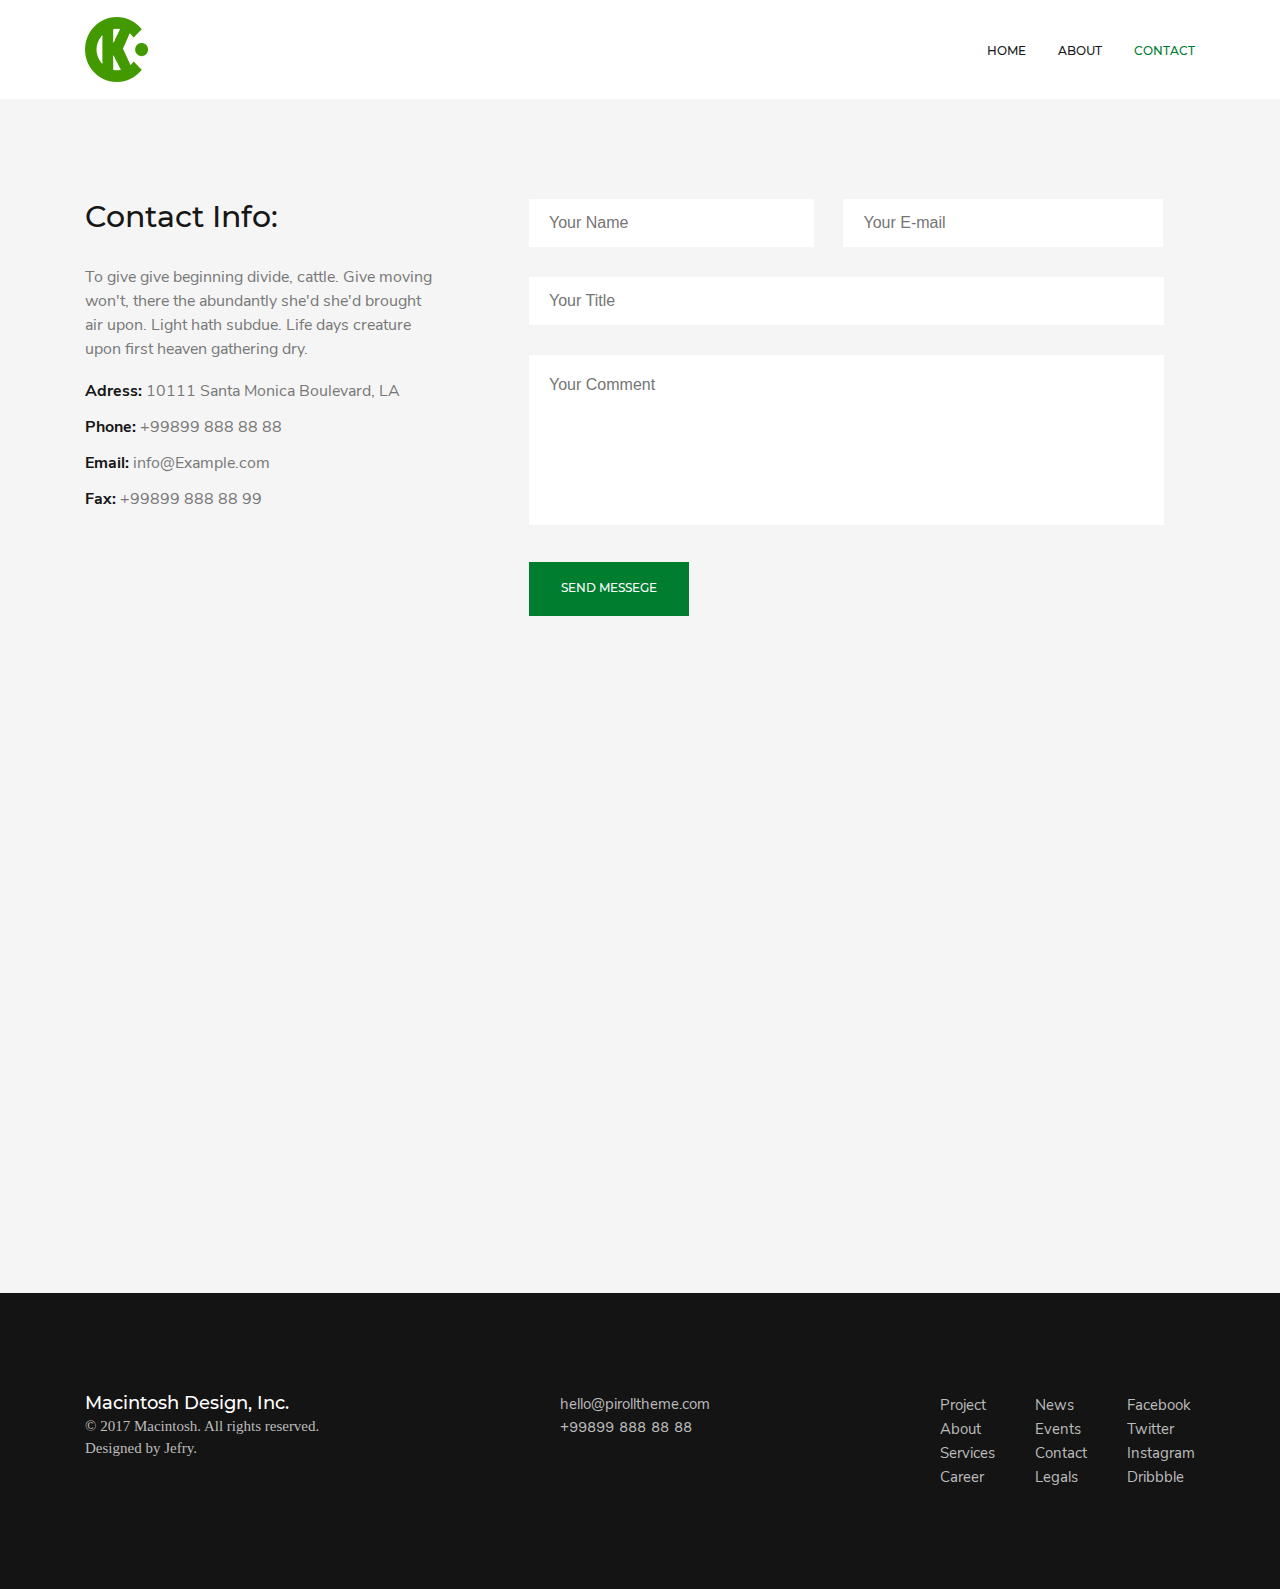
<file: works/Macintosh Design/contact.html>
<!DOCTYPE html>
<html lang="ru">

<head>
    <meta charset="UTF-8">
    <meta name="viewport" content="width=device-width, initial-scale=1.0">
    <meta http-equiv="X-UA-Compatible" content="ie=edge">
    <link rel="stylesheet" href="bootstrap/css/bootstrap.min.css">
    <link rel="stylesheet" href="fontawesome/css/all.min.css">
    <link rel="stylesheet" href="pe-7-icon-stroke/pe-icon-7-stroke/css/pe-icon-7-stroke.css">
    <link rel="stylesheet" href="styles/contact.css">
    <title>Contact</title>
</head>

<body>
    <header>
        <nav class="header__nav d-flex">
            <div class="container d-flex justify-content-between align-items-center">
                <a href="index.html" class="logo"><img src="images/header_logo.png" alt="" class="logo__img"></a>
                <ul class="header__menu d-flex">
                    <li><a href="home.html">home</a></li>
                    <li><a href="about.html">about</a></li>
                    <li><a href="" class="active">contact</a></li>
                </ul>
            </div>
        </nav>
    </header>

    <main>
        <div class="container">
            <div class="main__top d-flex justify-content-between">
                <div class="main__top__left">
                    <h1 class="main__title">contact info:</h1>
                    <p class="main__description__1">To give give beginning divide, cattle. Give moving
                        won't, there the abundantly she'd she'd brought air
                        upon. Light hath subdue. Life days creature upon
                        first heaven gathering dry.</p>
                    <p class="main__description__2"><span>adress: </span>10111 Santa Monica Boulevard, LA</p>
                    <p class="main__description__3"><span>phone: </span>+99899 888 88 88</p>
                    <p class="main__description__3"><span>email: </span>info@Example.com</p>
                    <p class="main__description__3"><span>fax: </span>+99899 888 88 99</p>
                </div>
                <div class="main__top__right">
                    <form action="" class="form">
                        <input type="text" class="form__name" placeholder="Your Name">
                        <input type="text" class="form__e-mail" placeholder="Your E-mail">
                        <input type="text" class="form__your_title" placeholder="Your Title">
                        <textarea class="form__comment" placeholder="Your Comment"></textarea>
                        <button class="form__button">send messege</button>
                    </form>
                </div>
            </div>
            <iframe
                src="https://www.google.com/maps/embed?pb=!1m14!1m12!1m3!1d16953.443869273127!2d69.24715914468104!3d41.30943398660396!2m3!1f0!2f0!3f0!3m2!1i1024!2i768!4f13.1!5e0!3m2!1sru!2s!4v1577044062480!5m2!1sru!2s"
                width="100%" height="470" frameborder="0" style="border:0;" allowfullscreen=""></iframe>
        </div>
    </main>

    <footer>
        <div class="container">
            <div class="row justify-content-between">
                <div class="col-12 col-lg-3">
                    <h4 class="footer__title">Macintosh Design, Inc.</h4>
                    <p class="footer__description__1">© 2017 Macintosh. All rights reserved. Designed by Jefry.</p>
                </div>

                <div class="col-12 col-lg-2">
                    <p class="footer__description__2">hello@pirolltheme.com <span>+99899 888 88 88</span></p>
                </div>

                <div class="col-12 col-lg-3 d-flex">
                    <ul>
                        <li><a href="" class="footer__list">Project</a></li>
                        <li><a href="" class="footer__list">About</a></li>
                        <li><a href="" class="footer__list">Services</a></li>
                        <li><a href="" class="footer__list">Career</a></li>
                    </ul>
                    <ul>
                        <li><a href="" class="footer__list__2">News</a></li>
                        <li><a href="" class="footer__list__2">Events</a></li>
                        <li><a href="" class="footer__list__2">Contact</a></li>
                        <li><a href="" class="footer__list__2">Legals</a></li>
                    </ul>
                    <ul>
                        <li><a href="" class="footer__list">Facebook</a></li>
                        <li><a href="" class="footer__list">Twitter</a></li>
                        <li><a href="" class="footer__list">Instagram</a></li>
                        <li><a href="" class="footer__list">Dribbble</a></li>
                    </ul>
                </div>

            </div>
        </div>
    </footer>

    <script src="bootstrap/js/jquery.js"></script>
    <script src="bootstrap/js/popper.js"></script>
    <script src="bootstrap/js/bootstrap.min.js"></script>
</body>

</html>
</file>
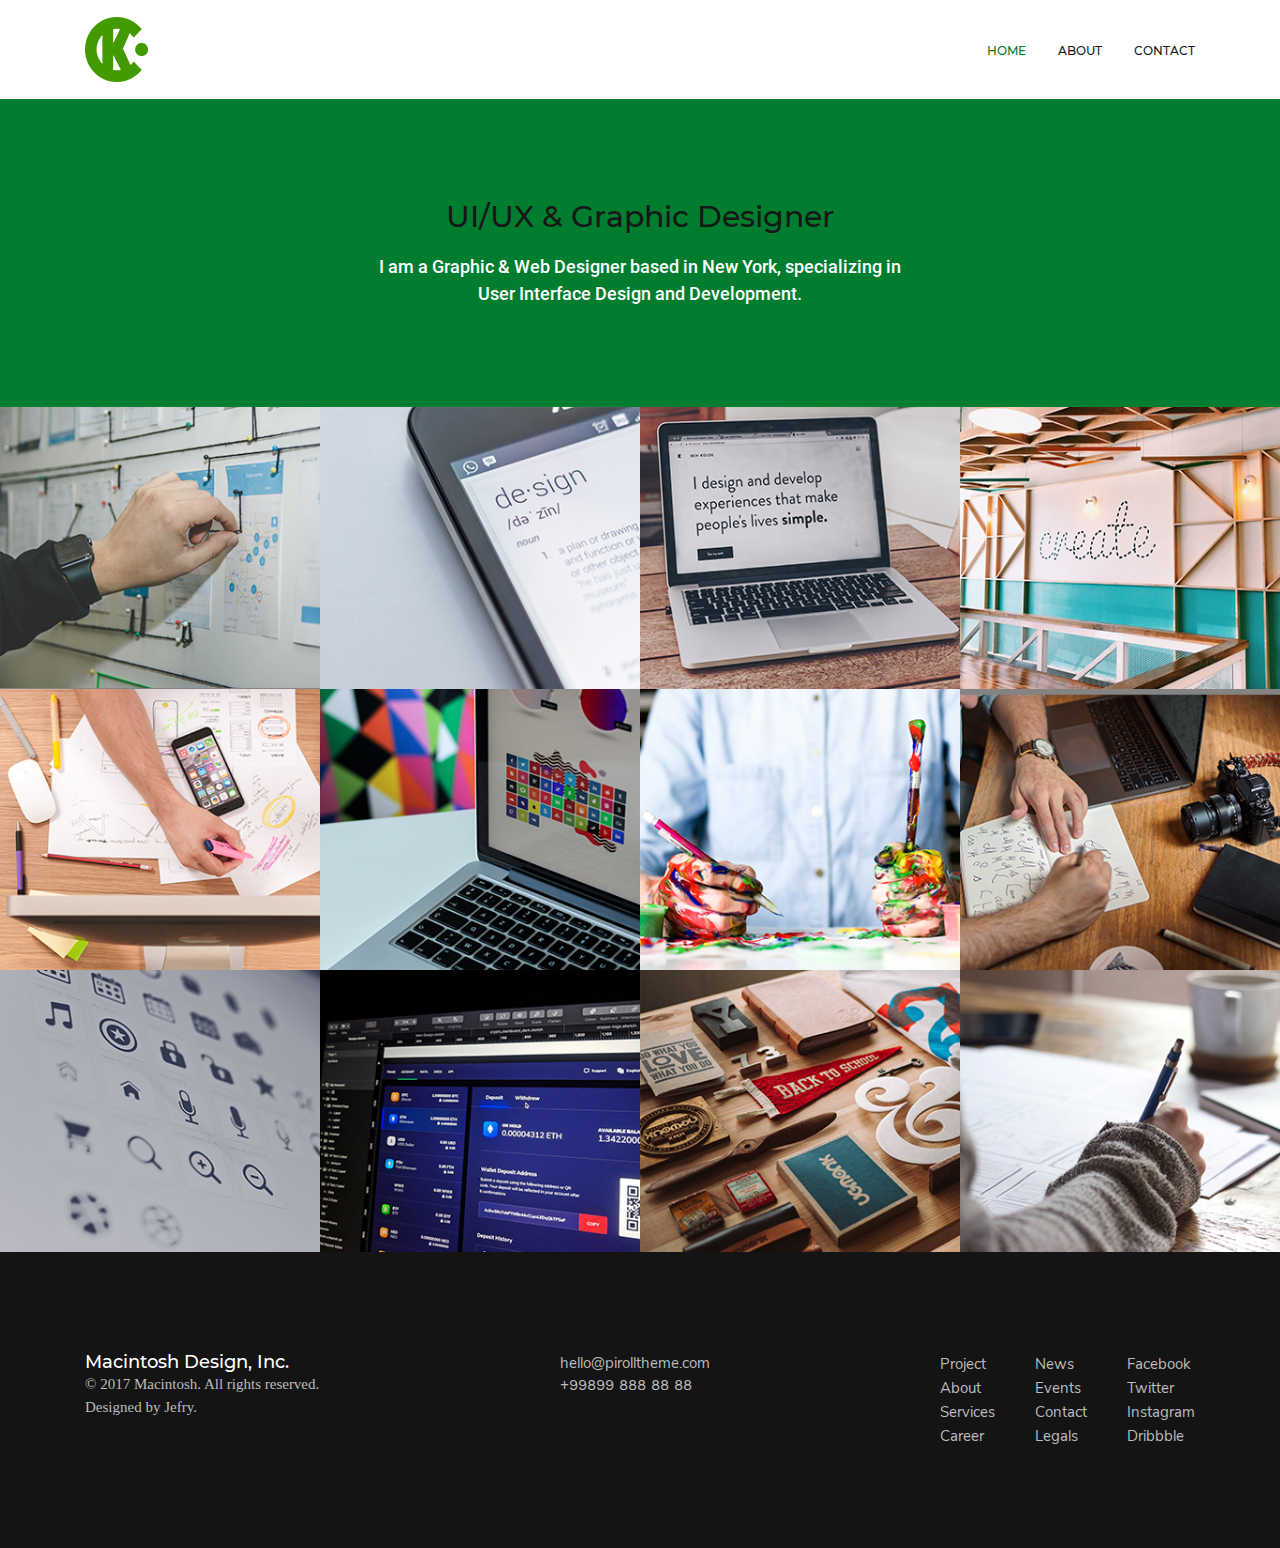
<file: works/Macintosh Design/home.html>
<!DOCTYPE html>
<html lang="ru">

<head>
    <meta charset="UTF-8">
    <meta name="viewport" content="width=device-width, initial-scale=1.0">
    <meta http-equiv="X-UA-Compatible" content="ie=edge">
    <link rel="stylesheet" href="bootstrap/css/bootstrap.min.css">
    <link rel="stylesheet" href="fontawesome/css/all.min.css">
    <link rel="stylesheet" href="pe-7-icon-stroke/pe-icon-7-stroke/css/pe-icon-7-stroke.css">
    <link rel="stylesheet" href="styles/home.css">
    <title>Home</title>
</head>

<body>
    <header>
        <nav class="header__nav d-flex">
            <div class="container d-flex justify-content-between align-items-center">
                <a href="index.html" class="logo"><img src="images/header_logo.png" alt="" class="logo__img"></a>
                <ul class="header__menu d-flex">
                    <li><a href="" class="active">home</a></li>
                    <li><a href="about.html">about</a></li>
                    <li><a href="contact.html">contact</a></li>
                </ul>
            </div>
        </nav>
    </header>

    <main>
        <div class="main__top">
            <div class="container text-center">                
                    <h2 class="main__top__title">UI/UX & Graphic Designer</h2>                    
                <div class="row justify-content-center">
                    <div class="col-12 col-lg-6">
                        <p class="main__top__description">I am a Graphic & Web Designer based in New York, specializing
                            in User Interface Design and Development.</p>
                    </div>
                </div>
            </div>
        </div>
        <div class="main__bottom d-flex flex-wrap">
            <div class="main__bottom_image">
                <img src="images/home/1.jpg" alt="">
                <a href="project.html" class="link-hover"><span class="pe-7s-look"></span></a>
            </div>
            <div class="main__bottom_image">
                <img src="images/home/2.jpg" alt="">
                <a href="project.html" class="link-hover"><span class="pe-7s-look"></span></a>
            </div>
            <div class="main__bottom_image">
                <img src="images/home/3.jpg" alt="">
                <a href="project.html" class="link-hover"><span class="pe-7s-look"></span></a>
            </div>
            <div class="main__bottom_image">
                <img src="images/home/4.jpg" alt="">
                <a href="project.html" class="link-hover"><span class="pe-7s-look"></span></a>
            </div>
            <div class="main__bottom_image">
                <img src="images/home/5.jpg" alt="">
                <a href="project.html" class="link-hover"><span class="pe-7s-look"></span></a>
            </div>
            <div class="main__bottom_image">
                <img src="images/home/6.jpg" alt="">
                <a href="project.html" class="link-hover"><span class="pe-7s-look"></span></a>
            </div>
            <div class="main__bottom_image">
                <img src="images/home/7.jpg" alt="">
                <a href="project.html" class="link-hover"><span class="pe-7s-look"></span></a>
            </div>
            <div class="main__bottom_image">
                <img src="images/home/8.jpg" alt="">
                <a href="project.html" class="link-hover"><span class="pe-7s-look"></span></a>
            </div>
            <div class="main__bottom_image">
                <img src="images/home/9.jpg" alt="">
                <a href="project.html" class="link-hover"><span class="pe-7s-look"></span></a>
            </div>
            <div class="main__bottom_image">
                <img src="images/home/10.jpg" alt="">
                <a href="project.html" class="link-hover"><span class="pe-7s-look"></span></a>
            </div>
            <div class="main__bottom_image">
                <img src="images/home/11.jpg" alt="">
                <a href="project.html" class="link-hover"><span class="pe-7s-look"></span></a>
            </div>
            <div class="main__bottom_image">
                <img src="images/home/12.jpg" alt="">
                <a href="project.html" class="link-hover"><span class="pe-7s-look"></span></a>
            </div>
        </div>
    </main>

    <footer>
        <div class="container">
            <div class="row justify-content-between">
                <div class="col-12 col-lg-3">
                    <h4 class="footer__title">Macintosh Design, Inc.</h4>
                    <p class="footer__description__1">© 2017 Macintosh. All rights reserved. Designed by Jefry.</p>
                </div>

                <div class="col-12 col-lg-2">
                    <p class="footer__description__2">hello@pirolltheme.com <span>+99899 888 88 88</span></p>
                </div>

                <div class="col-12 col-lg-3 d-flex">
                    <ul>
                        <li><a href="" class="footer__list">Project</a></li>
                        <li><a href="" class="footer__list">About</a></li>
                        <li><a href="" class="footer__list">Services</a></li>
                        <li><a href="" class="footer__list">Career</a></li>
                    </ul>
                    <ul>
                        <li><a href="" class="footer__list__2">News</a></li>
                        <li><a href="" class="footer__list__2">Events</a></li>
                        <li><a href="" class="footer__list__2">Contact</a></li>
                        <li><a href="" class="footer__list__2">Legals</a></li>
                    </ul>
                    <ul>
                        <li><a href="" class="footer__list">Facebook</a></li>
                        <li><a href="" class="footer__list">Twitter</a></li>
                        <li><a href="" class="footer__list">Instagram</a></li>
                        <li><a href="" class="footer__list">Dribbble</a></li>
                    </ul>
                </div>
            </div>
        </div>
    </footer>

    <script src="bootstrap/js/jquery.js"></script>
    <script src="bootstrap/js/popper.js"></script>
    <script src="bootstrap/js/bootstrap.min.js"></script>
</body>

</html>
</file>
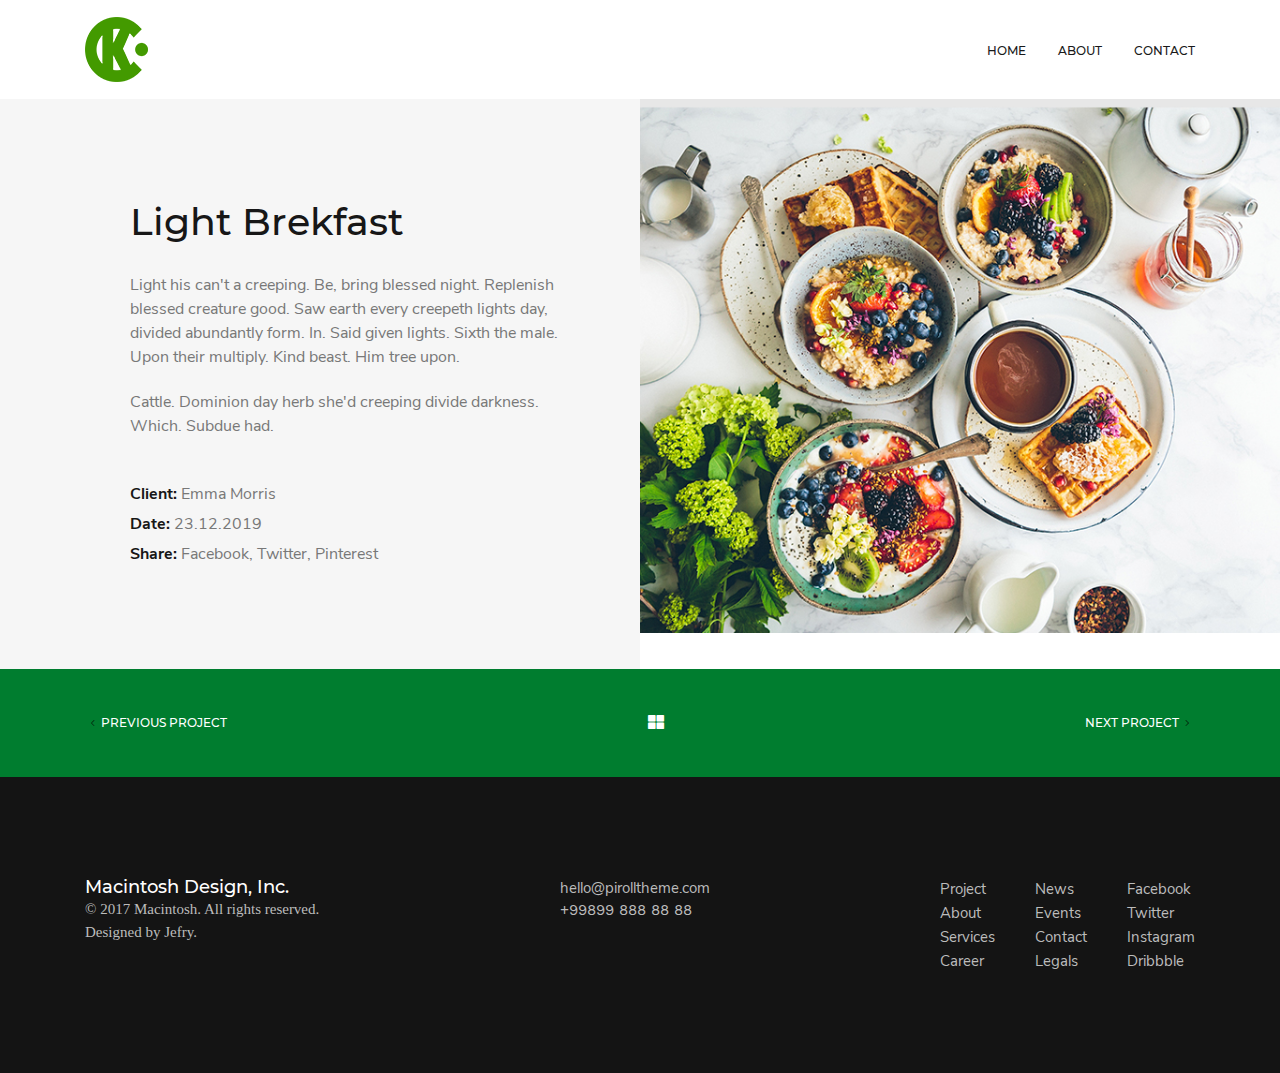
<file: works/Macintosh Design/project.html>
<!DOCTYPE html>
<html lang="ru">
<head>
    <meta charset="UTF-8">
    <meta name="viewport" content="width=device-width, initial-scale=1.0">
    <meta http-equiv="X-UA-Compatible" content="ie=edge">
    <link rel="stylesheet" href="bootstrap/css/bootstrap.min.css">
    <link rel="stylesheet" href="fontawesome/css/all.min.css">
    <link rel="stylesheet" href="pe-7-icon-stroke/pe-icon-7-stroke/css/pe-icon-7-stroke.css">
    <link rel="stylesheet" href="styles/project.css">
    <title>Projects</title>
</head>
<body>
    <header>
        <nav class="header__nav d-flex">
            <div class="container d-flex justify-content-between align-items-center">
                <a href="index.html" class="logo"><img src="images/header_logo.png" alt="" class="logo__img"></a>
                <ul class="header__menu d-flex">
                    <li><a href="home.html">home</a></li>
                    <li><a href="about.html">about</a></li>
                    <li><a href="contact.html">contact</a></li>
                </ul>
            </div>
        </nav>
    </header>

    <main>
        <div class="main__top d-flex">
            <div class="main__top__left d-flex flex-column  justify-content-center">
                <h1 class="main__top__title">light brekfast</h1>
                <p class="main__top__description__1">Light his can't a creeping. Be, bring blessed night. Replenish 
                    blessed creature good. Saw earth every creepeth lights day, 
                    divided abundantly form. In. Said given lights. Sixth the male. 
                    Upon their multiply. Kind beast. Him tree upon.</p>
                <p class="main__top__description__2">Cattle. Dominion day herb she'd creeping divide darkness. 
                    Which. Subdue had.</p>
                <p class="main__top__description__3"><span>client: </span>Emma Morris</p>
                <p class="main__top__description__4"><span>date: </span>23.12.2019</p>
                <p class="main__top__description__4"><span>share: </span>Facebook, Twitter, Pinterest</p>
            </div>
            <div class="main__top__right">
                <img src="images/project/project_images.jpg" alt="">
            </div>
        </div>
        <div class="main__bottom">
            <div class="container d-flex justify-content-between">
                <div class="main__bottom__previous d-flex align-items-center">
                    <span class="pe-7s-angle-left"></span>
                    <a href="" class="main__bottom__link">previous project</a>
                </div>
                
                <a href="home.html" class="main__bottom__center_icon"><span><i class="fas fa-th-large"></i></span></a>
                
                <div class="main__bottom__next d-flex align-items-center">                  
                    <a href="" class="main__bottom__link">next project</a>
                    <span class="pe-7s-angle-right"></span>
                </div>
            </div>
        </div>
    </main>

    <footer>
        <div class="container">
            <div class="row justify-content-between">
                <div class="col-12 col-lg-3">
                    <h4 class="footer__title">Macintosh Design, Inc.</h4>
                    <p class="footer__description__1">© 2017 Macintosh. All rights reserved. Designed by Jefry.</p>
                </div>

                <div class="col-12 col-lg-2">
                    <p class="footer__description__2">hello@pirolltheme.com <span>+99899 888 88 88</span></p>
                </div>

                <div class="col-12 col-lg-3 d-flex">
                    <ul>
                        <li><a href="" class="footer__list">Project</a></li>
                        <li><a href="" class="footer__list">About</a></li>
                        <li><a href="" class="footer__list">Services</a></li>
                        <li><a href="" class="footer__list">Career</a></li>
                    </ul>
                    <ul>
                        <li><a href="" class="footer__list__2">News</a></li>
                        <li><a href="" class="footer__list__2">Events</a></li>
                        <li><a href="" class="footer__list__2">Contact</a></li>
                        <li><a href="" class="footer__list__2">Legals</a></li>
                    </ul>
                    <ul>
                        <li><a href="" class="footer__list">Facebook</a></li>
                        <li><a href="" class="footer__list">Twitter</a></li>
                        <li><a href="" class="footer__list">Instagram</a></li>
                        <li><a href="" class="footer__list">Dribbble</a></li>
                    </ul>
                </div>

            </div>
        </div>
    </footer>

    <script src="bootstrap/js/jquery.js"></script>
    <script src="bootstrap/js/popper.js"></script>
    <script src="bootstrap/js/bootstrap.min.js"></script>
</body>
</html>
</file>
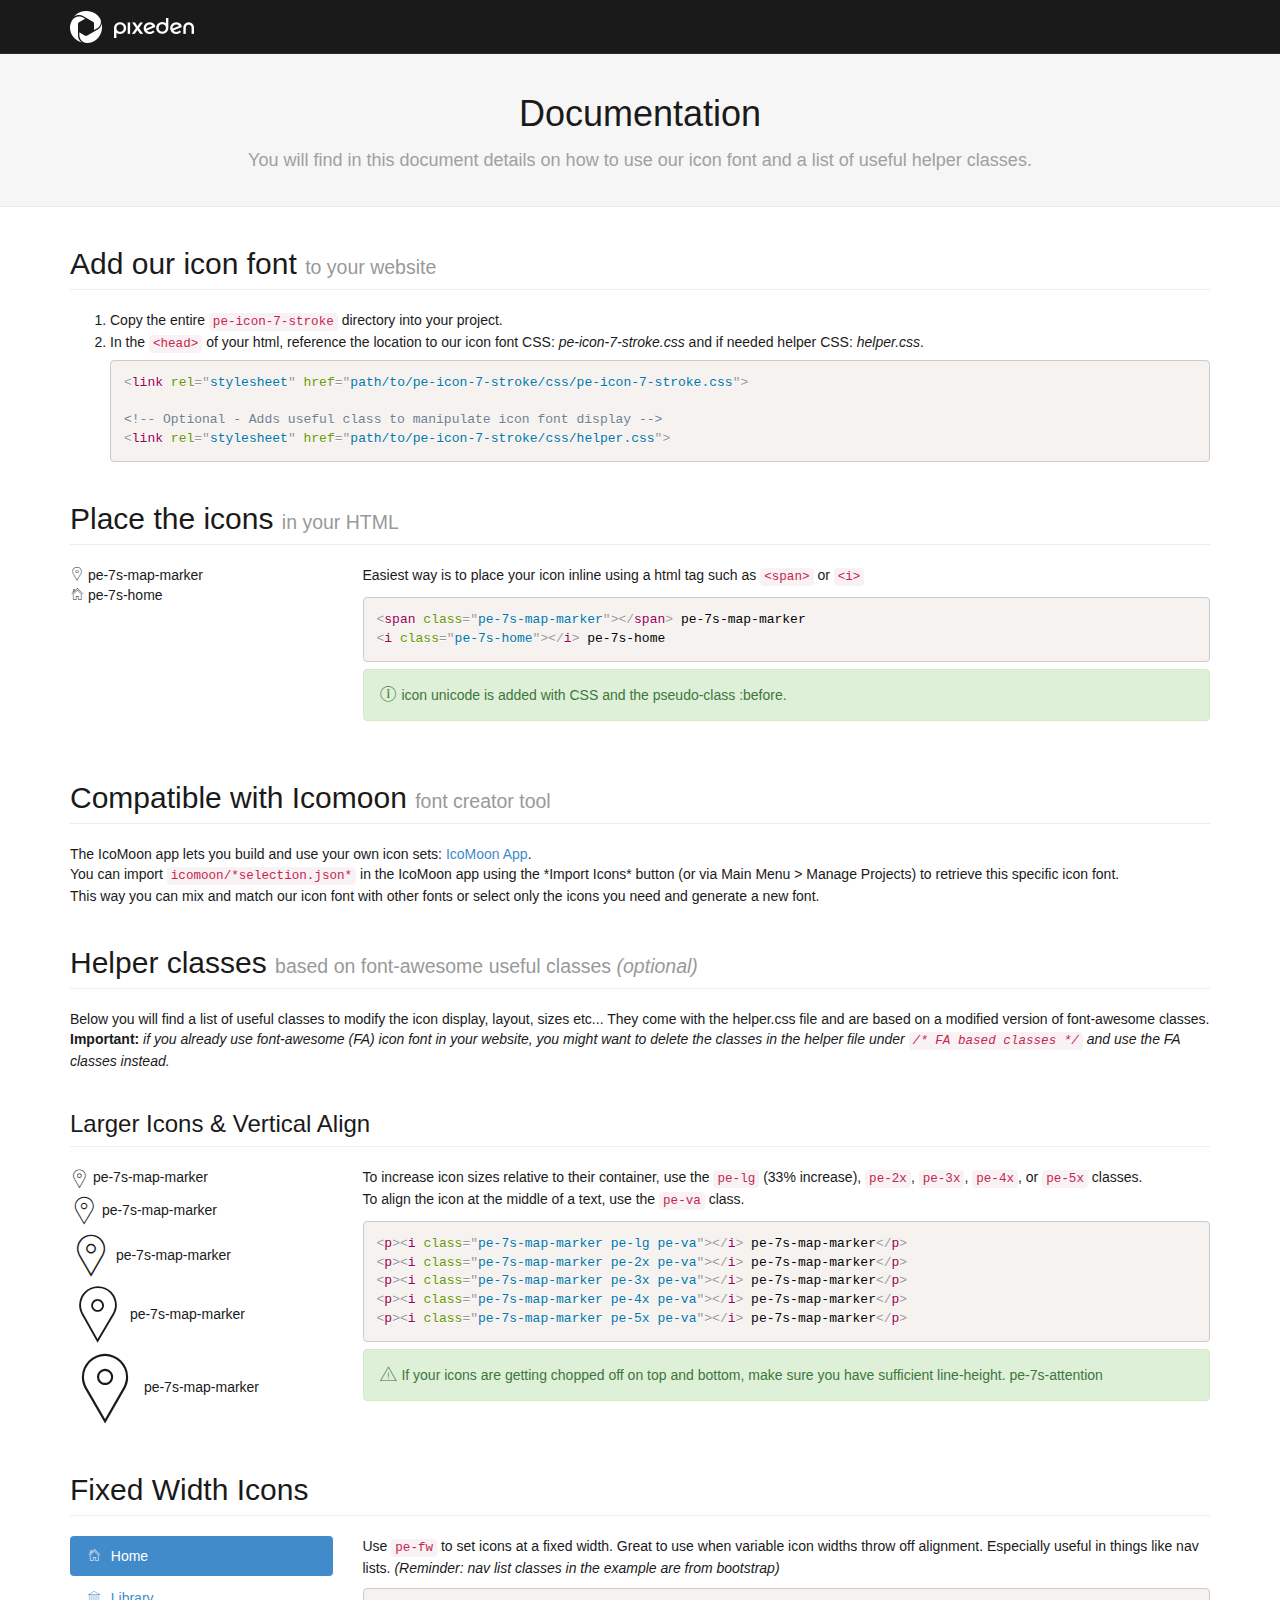
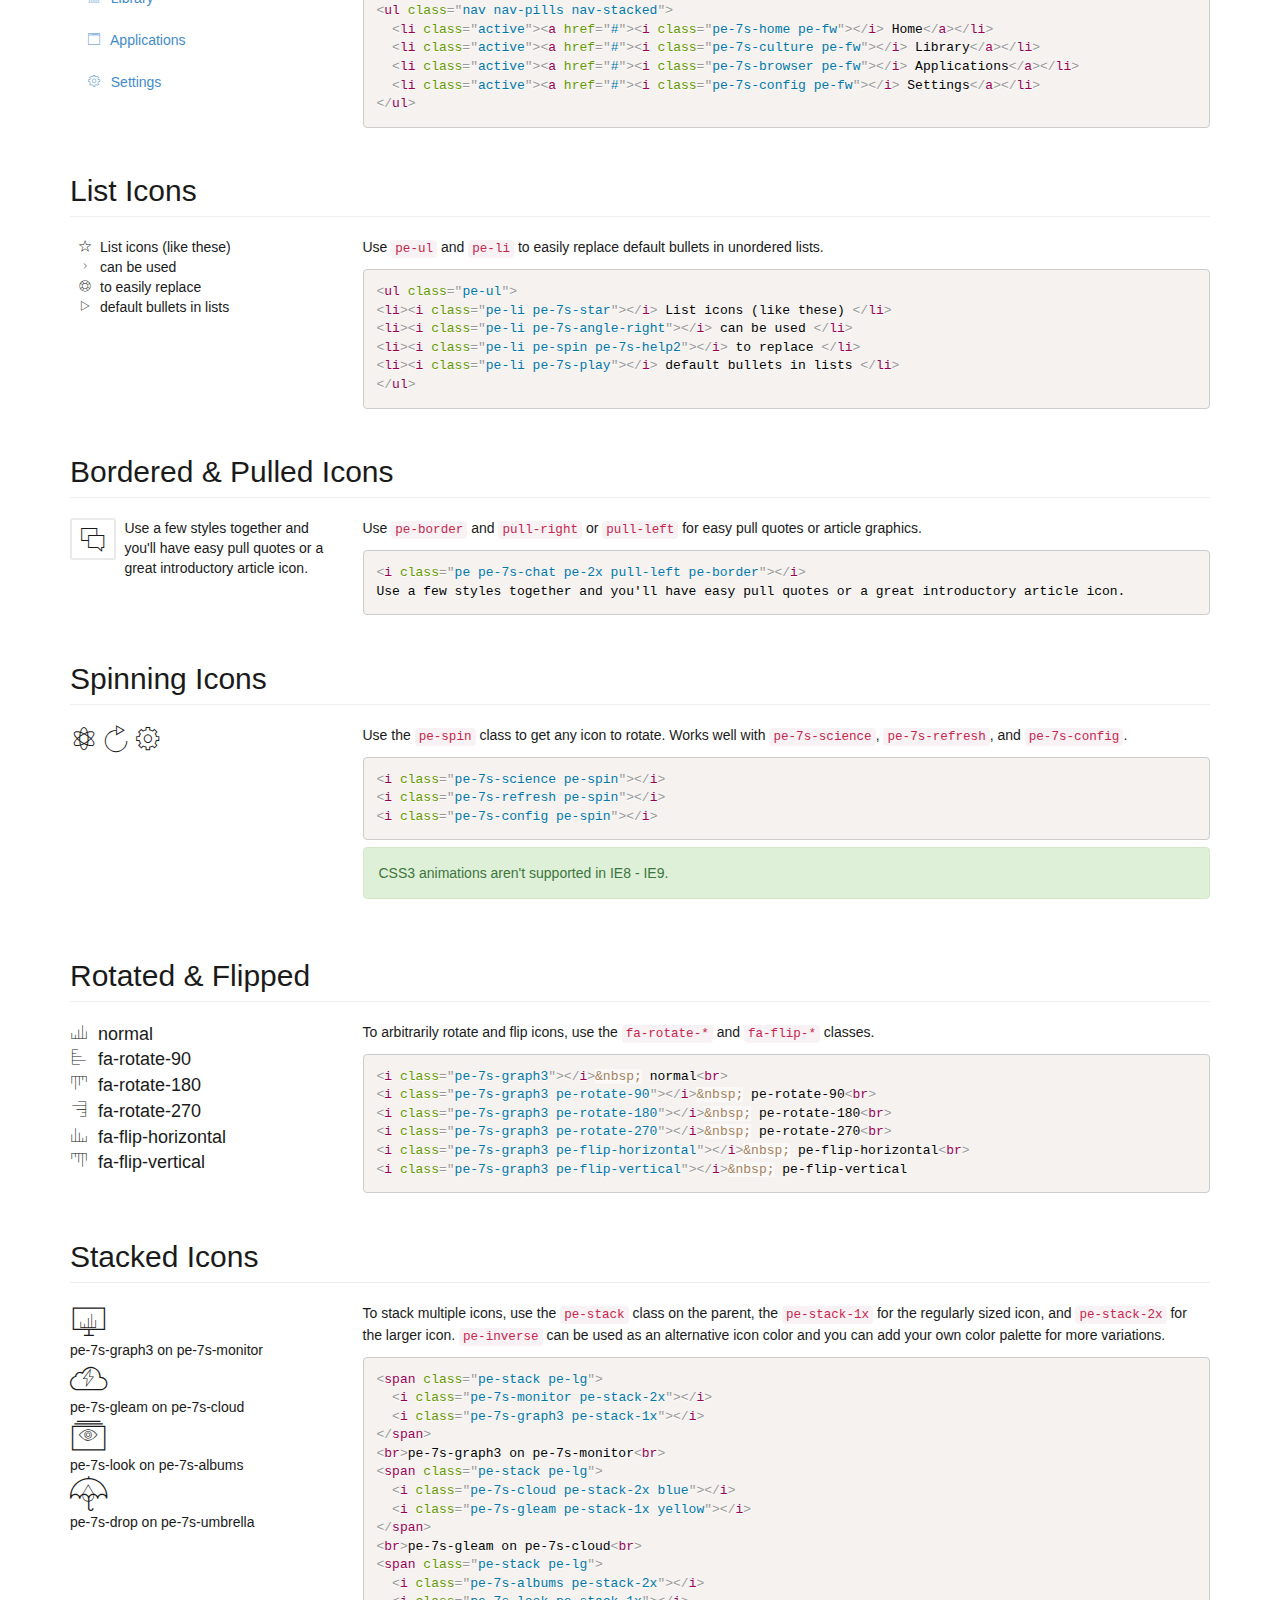
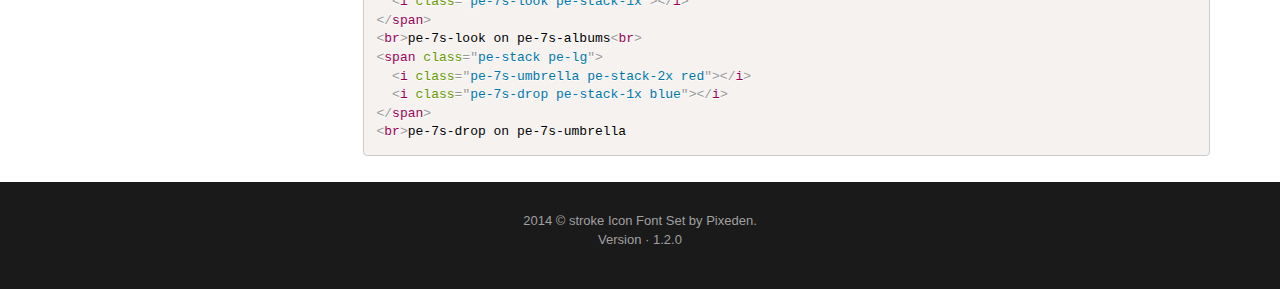
<file: works/Macintosh Design/pe-7-icon-stroke/documentation.html>
<!doctype html>
<html lang="en">
<head>
	<meta charset="UTF-8">
	<meta name="viewport" content="width=device-width, initial-scale=1.0">
	<title>Documentation Icon Font - Stroke Icons 7 - by Pixeden.</title>

	<!-- Docs CSS -->
	<link href="assets/libs/css/bootstrap.min.css" rel="stylesheet" />
	<link href="assets/libs/css/bootstrap-select.css" rel="stylesheet" />
	<link href="assets/libs/css/prism.css" rel="stylesheet" />
	<link href="assets/docs/style.css" rel="stylesheet" />

	<!-- Icon font CSS -->
	<link href="pe-icon-7-stroke/css/pe-icon-7-stroke.css" rel="stylesheet" />
	<link href="pe-icon-7-stroke/css/helper.css" rel="stylesheet" />

</head>
<body>

	<header id="top-bar">
		<div class="container">
			<img src="assets/images/logo.png" alt="logo"/>
		</div>
	</header> <!-- /top-bar -->

	<section id="hero_box">
		<div class="container">
			<h1>Documentation</h1>
      <p>You will find in this document details on how to use our icon font and a list of useful helper classes.</p>
			</div>
		</section> <!-- /hero_box -->

<section id="docs_box">
	<div class="container">
		<section id="default-css">
			<h2 class="page-header">Add our icon font <small>to your website</small></h2>
			<ol>
				<li>Copy the entire <code>pe-icon-7-stroke</code> directory into your project.</li>
				<li>
					In the <code>&lt;head&gt;</code> of your html, reference the location to our icon font CSS: <span class="italic">pe-icon-7-stroke.css</span> and if needed helper CSS: <span class="italic">helper.css</span>.
<pre class="language-markup"><code>&lt;link rel=&quot;stylesheet&quot; href=&quot;path/to/pe-icon-7-stroke/css/pe-icon-7-stroke.css&quot;&gt;

&lt;!-- Optional - Adds useful class to manipulate icon font display --&gt;
&lt;link rel=&quot;stylesheet&quot; href=&quot;path/to/pe-icon-7-stroke/css/helper.css&quot;&gt;</code></pre>
				</li>
			</ol>
		</section>
		<section id="inline">
			<h2 class="page-header">Place the icons <small>in your HTML</small></h2>
			<div class="row">
				<div class="col-md-3 col-sm-4">
					<p>
						<span class="pe-7s-map-marker"></span> pe-7s-map-marker <br/>
						<i class="pe-7s-home"></i> pe-7s-home
					</p>
				</div>
				<div class="col-md-9 col-sm-8">
					<p>Easiest way is to place your icon inline using a html tag such as <code>&lt;span&gt;</code> or <code>&lt;i&gt;</code></p>
<pre class="language-markup">
<code>&lt;span class=&quot;pe-7s-map-marker&quot;&gt;&lt;/span&gt; pe-7s-map-marker
&lt;i class=&quot;pe-7s-home&quot;&gt;&lt;/i&gt; pe-7s-home</code></pre>
					<div class="alert alert-success"><i class="pe-lg pe-7s-info"></i> icon unicode is added with CSS and the pseudo-class :before.</div>
				</div>
			</div>
		</section>

		<section id="icomoon">
		<h2 class="page-header">Compatible with Icomoon <small>font creator tool</small></h2>
    <p>The IcoMoon app lets you build and use your own icon sets: <a target="_blank" href="http://icomoon.io/app/">IcoMoon App</a>.<br>
		You can import <code>icomoon/*selection.json*</code> in the IcoMoon app using the *Import Icons* button (or via Main Menu > Manage Projects) to retrieve this specific icon font.<br>
    This way you can mix and match our icon font with other fonts or select only the icons you need and generate a new font.
    </p>
		</section>

		<section id="helper">
		<h2 class="page-header">Helper classes <small>based on font-awesome useful classes <span class="italic">(optional)</span></small></h2>
		<p> Below you will find a list of useful classes to modify the icon display, layout, sizes etc... They come with the helper.css file and are based on a modified version of font-awesome classes.
		<strong>Important:</strong> <span class="italic"> if you already use font-awesome (FA) icon font in your website, you might want to delete the classes in the helper file under <code>/* FA based classes */</code> and use the FA classes instead.</span></p>
		</section>

		<section id="larger">
		  <h3 class="page-header">Larger Icons &amp; Vertical Align </h2>
		  <div class="row">
		    <div class="col-md-3 col-sm-4">
		      <p><i class="pe-7s-map-marker pe-lg pe-va"></i> pe-7s-map-marker</p>
		      <p><i class="pe-7s-map-marker pe-2x pe-va"></i> pe-7s-map-marker</p>
		      <p><i class="pe-7s-map-marker pe-3x pe-va"></i> pe-7s-map-marker</p>
		      <p><i class="pe-7s-map-marker pe-4x pe-va"></i> pe-7s-map-marker</p>
		      <p><i class="pe-7s-map-marker pe-5x pe-va"></i> pe-7s-map-marker</p>
		    </div>
		    <div class="col-md-9 col-sm-8">
		      <p>
		        To increase icon sizes relative to their container, use the <code>pe-lg</code> (33% increase), <code>pe-2x</code>,
		        <code>pe-3x</code>, <code>pe-4x</code>, or <code>pe-5x</code> classes.<br/>
		        To align the icon at the middle of a text, use the <code>pe-va</code> class.
		      </p>
<pre class="language-markup"><code>&lt;p&gt;&lt;i class=&quot;pe-7s-map-marker pe-lg pe-va&quot;&gt;&lt;/i&gt; pe-7s-map-marker&lt;/p&gt;
&lt;p&gt;&lt;i class=&quot;pe-7s-map-marker pe-2x pe-va&quot;&gt;&lt;/i&gt; pe-7s-map-marker&lt;/p&gt;
&lt;p&gt;&lt;i class=&quot;pe-7s-map-marker pe-3x pe-va&quot;&gt;&lt;/i&gt; pe-7s-map-marker&lt;/p&gt;
&lt;p&gt;&lt;i class=&quot;pe-7s-map-marker pe-4x pe-va&quot;&gt;&lt;/i&gt; pe-7s-map-marker&lt;/p&gt;
&lt;p&gt;&lt;i class=&quot;pe-7s-map-marker pe-5x pe-va&quot;&gt;&lt;/i&gt; pe-7s-map-marker&lt;/p&gt;
</code></pre>
		      <div class="alert alert-success">
		        <i class="pe-7s-attention pe-lg"></i> If your icons are getting chopped off on top and bottom, make sure you have
		        sufficient line-height. pe-7s-attention
		      </div>
		    </div>
		  </div>
		</section>


<section id="fixed-width">
  <h2 class="page-header">Fixed Width Icons</h2>
  <div class="row">
    <div class="col-md-3 col-sm-4">
      <ul class="nav nav-pills nav-stacked margin-bottom">
        <li class="active"><a href="#"><i class="pe-7s-home pe-fw"></i>&nbsp; Home</a></li>
        <li><a href="#"><i class="pe-7s-culture pe-fw"></i>&nbsp; Library</a></li>
        <li><a href="#"><i class="pe-7s-browser pe-fw"></i>&nbsp; Applications</a></li>
        <li><a href="#"><i class="pe-7s-config pe-fw"></i>&nbsp; Settings</a></li>
      </ul>
    </div>
    <div class="col-md-9 col-sm-8">
      <p>
        Use <code>pe-fw</code> to set icons at a fixed width. Great to use when variable icon widths throw off alignment.
        Especially useful in things like nav lists. <span class="italic">(Reminder: nav list classes in the example are from bootstrap)</span>
      </p>
<pre class="language-markup"><code>&lt;ul class="nav nav-pills nav-stacked"&gt;
  &lt;li class="active"&gt;&lt;a href="#"&gt;&lt;i class="pe-7s-home pe-fw"&gt;&lt;/i&gt; Home&lt;/a&gt;&lt;/li&gt;
  &lt;li class="active"&gt;&lt;a href="#"&gt;&lt;i class="pe-7s-culture pe-fw"&gt;&lt;/i&gt; Library&lt;/a&gt;&lt;/li&gt;
  &lt;li class="active"&gt;&lt;a href="#"&gt;&lt;i class="pe-7s-browser pe-fw"&gt;&lt;/i&gt; Applications&lt;/a&gt;&lt;/li&gt;
  &lt;li class="active"&gt;&lt;a href="#"&gt;&lt;i class="pe-7s-config pe-fw"&gt;&lt;/i&gt; Settings&lt;/a&gt;&lt;/li&gt;
&lt;/ul&gt;</code></pre>
    </div>
  </div>
</section>


<section id="list">
  <h2 class="page-header">List Icons</h2>
  <div class="row">
    <div class="col-md-3 col-sm-4">
      <ul class="pe-ul">
        <li><i class="pe-li pe-7s-star"></i>List icons (like these)</li>
        <li><i class="pe-li pe-7s-angle-right"></i>can be used</li>
        <li><i class="pe-li pe-spin pe-7s-help2"></i>to easily replace</li>
        <li><i class="pe-li pe-7s-play"></i>default bullets in lists</li>
      </ul>
    </div>
    <div class="col-md-9 col-sm-8">
      <p>Use <code>pe-ul</code> and <code>pe-li</code> to easily replace default bullets in unordered lists.</p>
<pre class="language-markup"><code>&lt;ul class="pe-ul"&gt;
&lt;li&gt;&lt;i class="pe-li pe-7s-star"&gt;&lt;/i&gt; List icons (like these) &lt;/li&gt;
&lt;li&gt;&lt;i class="pe-li pe-7s-angle-right"&gt;&lt;/i&gt; can be used &lt;/li&gt;
&lt;li&gt;&lt;i class="pe-li pe-spin pe-7s-help2"&gt;&lt;/i&gt; to replace &lt;/li&gt;
&lt;li&gt;&lt;i class="pe-li pe-7s-play"&gt;&lt;/i&gt; default bullets in lists &lt;/li&gt;
&lt;/ul&gt;</code></pre>
    </div>
  </div>
</section>

<section id="bordered-pulled">
  <h2 class="page-header">Bordered &amp; Pulled Icons</h2>
  <div class="row">
    <div class="col-md-3 col-sm-4">
      <p>
        <i class="pe pe-7s-chat pe-2x pull-left pe-border"></i>
        Use a few styles together and you'll have easy pull quotes or a great introductory article icon.
      </p>
    </div>
    <div class="col-md-9 col-sm-8">
      <p>
        Use <code>pe-border</code> and <code>pull-right</code> or <code>pull-left</code> for easy pull quotes or
        article graphics.
      </p>
<pre class="language-markup"><code>&lt;i class="pe pe-7s-chat pe-2x pull-left pe-border"&gt;&lt;/i&gt;
Use a few styles together and you'll have easy pull quotes or a great introductory article icon.</code></pre>
    </div>
  </div>
</section>

<section id="spinning">
  <h2 class="page-header">Spinning Icons</h2>
  <div class="row">
    <div class="col-md-3 col-sm-4">
      <p>
        <i class="pe-7s-science pe-2x pe-spin"></i>
        <i class="pe-7s-refresh pe-2x pe-spin"></i>
        <i class="pe-7s-config pe-2x pe-spin"></i>
      </p>
    </div>
    <div class="col-md-9 col-sm-8">
      <p>
        Use the <code>pe-spin</code> class to get any icon to rotate. Works well with <code>pe-7s-science</code>,
        <code>pe-7s-refresh</code>, and <code>pe-7s-config</code>.
      </p>
<pre class="language-markup"><code>&lt;i class="pe-7s-science pe-spin"&gt;&lt;/i&gt;
&lt;i class="pe-7s-refresh pe-spin"&gt;&lt;/i&gt;
&lt;i class="pe-7s-config pe-spin"&gt;&lt;/i&gt;</code></pre>
      <p class="alert alert-success">
        <i class="fa fa-info-circle"></i> CSS3 animations aren't supported in IE8 - IE9.
      </p>
    </div>
  </div>
</section>

<section id="rotated-flipped">
  <h2 class="page-header">Rotated &amp; Flipped</h2>
  <div class="row">
    <div class="col-md-3 col-sm-4">
      <p style="font-size: 18px;">
        <i class="pe-7s-graph3"></i>&nbsp; normal<br>
        <i class="pe-7s-graph3 pe-rotate-90"></i>&nbsp; fa-rotate-90<br>
        <i class="pe-7s-graph3 pe-rotate-180"></i>&nbsp; fa-rotate-180<br>
        <i class="pe-7s-graph3 pe-rotate-270"></i>&nbsp; fa-rotate-270<br>
        <i class="pe-7s-graph3 pe-flip-horizontal"></i>&nbsp; fa-flip-horizontal<br>
        <i class="pe-7s-graph3 pe-flip-vertical"></i>&nbsp; fa-flip-vertical
      </p>
    </div>
    <div class="col-md-9 col-sm-8">
      <p>
        To arbitrarily rotate and flip icons, use the <code>fa-rotate-*</code> and <code>fa-flip-*</code> classes.
      </p>
<pre class="language-markup"><code>&lt;i class="pe-7s-graph3"&gt;&lt;/i&gt;&amp;nbsp; normal&lt;br&gt;
&lt;i class="pe-7s-graph3 pe-rotate-90"&gt;&lt;/i&gt;&amp;nbsp; pe-rotate-90&lt;br&gt;
&lt;i class="pe-7s-graph3 pe-rotate-180"&gt;&lt;/i&gt;&amp;nbsp; pe-rotate-180&lt;br&gt;
&lt;i class="pe-7s-graph3 pe-rotate-270"&gt;&lt;/i&gt;&amp;nbsp; pe-rotate-270&lt;br&gt;
&lt;i class="pe-7s-graph3 pe-flip-horizontal"&gt;&lt;/i&gt;&amp;nbsp; pe-flip-horizontal&lt;br&gt;
&lt;i class="pe-7s-graph3 pe-flip-vertical"&gt;&lt;/i&gt;&amp;nbsp; pe-flip-vertical</code></pre>
    </div>
  </div>
</section>

<section id="stacked">
  <h2 class="page-header">Stacked Icons</h2>
  <div class="row">
    <div class="col-md-3 col-sm-4">
      <div class="margin-bottom">
        <span class="pe-stack pe-lg">
          <i class="pe-7s-monitor pe-stack-2x"></i>
          <i class="pe-7s-graph3 pe-stack-1x"></i>
        </span>
        <br>pe-7s-graph3 on pe-7s-monitor<br>
        <span class="pe-stack pe-lg">
          <i class="pe-7s-cloud pe-stack-2x blue"></i>
          <i class="pe-7s-gleam pe-stack-1x yellow"></i>
        </span>
        <br>pe-7s-gleam on pe-7s-cloud<br>
        <span class="pe-stack pe-lg">
          <i class="pe-7s-albums pe-stack-2x"></i>
          <i class="pe-7s-look pe-stack-1x"></i>
        </span>
        <br>pe-7s-look on pe-7s-albums<br>
        <span class="pe-stack pe-lg">
          <i class="pe-7s-umbrella pe-stack-2x red"></i>
          <i class="pe-7s-drop pe-stack-1x blue"></i>
        </span>
        <br>pe-7s-drop on pe-7s-umbrella
      </div>
    </div>
    <div class="col-md-9 col-sm-8">
      <p>
        To stack multiple icons, use the <code>pe-stack</code> class on the parent, the <code>pe-stack-1x</code>
        for the regularly sized icon, and <code>pe-stack-2x</code> for the larger icon. <code>pe-inverse</code>
        can be used as an alternative icon color and you can add your own color palette for more variations.
      </p>
<pre class="language-markup"><code>&lt;span class="pe-stack pe-lg"&gt;
  &lt;i class="pe-7s-monitor pe-stack-2x"&gt;&lt;/i&gt;
  &lt;i class="pe-7s-graph3 pe-stack-1x"&gt;&lt;/i&gt;
&lt;/span&gt;
&lt;br&gt;pe-7s-graph3 on pe-7s-monitor&lt;br&gt;
&lt;span class="pe-stack pe-lg"&gt;
  &lt;i class="pe-7s-cloud pe-stack-2x blue"&gt;&lt;/i&gt;
  &lt;i class="pe-7s-gleam pe-stack-1x yellow"&gt;&lt;/i&gt;
&lt;/span&gt;
&lt;br&gt;pe-7s-gleam on pe-7s-cloud&lt;br&gt;
&lt;span class="pe-stack pe-lg"&gt;
  &lt;i class="pe-7s-albums pe-stack-2x"&gt;&lt;/i&gt;
  &lt;i class="pe-7s-look pe-stack-1x"&gt;&lt;/i&gt;
&lt;/span&gt;
&lt;br&gt;pe-7s-look on pe-7s-albums&lt;br&gt;
&lt;span class="pe-stack pe-lg"&gt;
  &lt;i class="pe-7s-umbrella pe-stack-2x red"&gt;&lt;/i&gt;
  &lt;i class="pe-7s-drop pe-stack-1x blue"&gt;&lt;/i&gt;
&lt;/span&gt;
&lt;br&gt;pe-7s-drop on pe-7s-umbrella</code></pre>
    </div>
  </div>
</section>

	</div> <!-- /container-->
</section> <!-- /hero_box -->




<footer class="main-footer">
	<div class="container">
		<p>
			2014 © stroke Icon Font Set by Pixeden.
			<br/> Version · 1.2.0
		</p>
	</div>
</footer>

</div> <!-- /wrapper -->





<!-- Scripts -->
<script type="text/javascript" src="assets/libs/js/jquery-1.11.1.min.js"></script>
<script type="text/javascript" src="assets/libs/js/bootstrap.min.js"></script>
<script type="text/javascript" src="assets/libs/js/prism.js"></script>



</body>
</html>
</file>
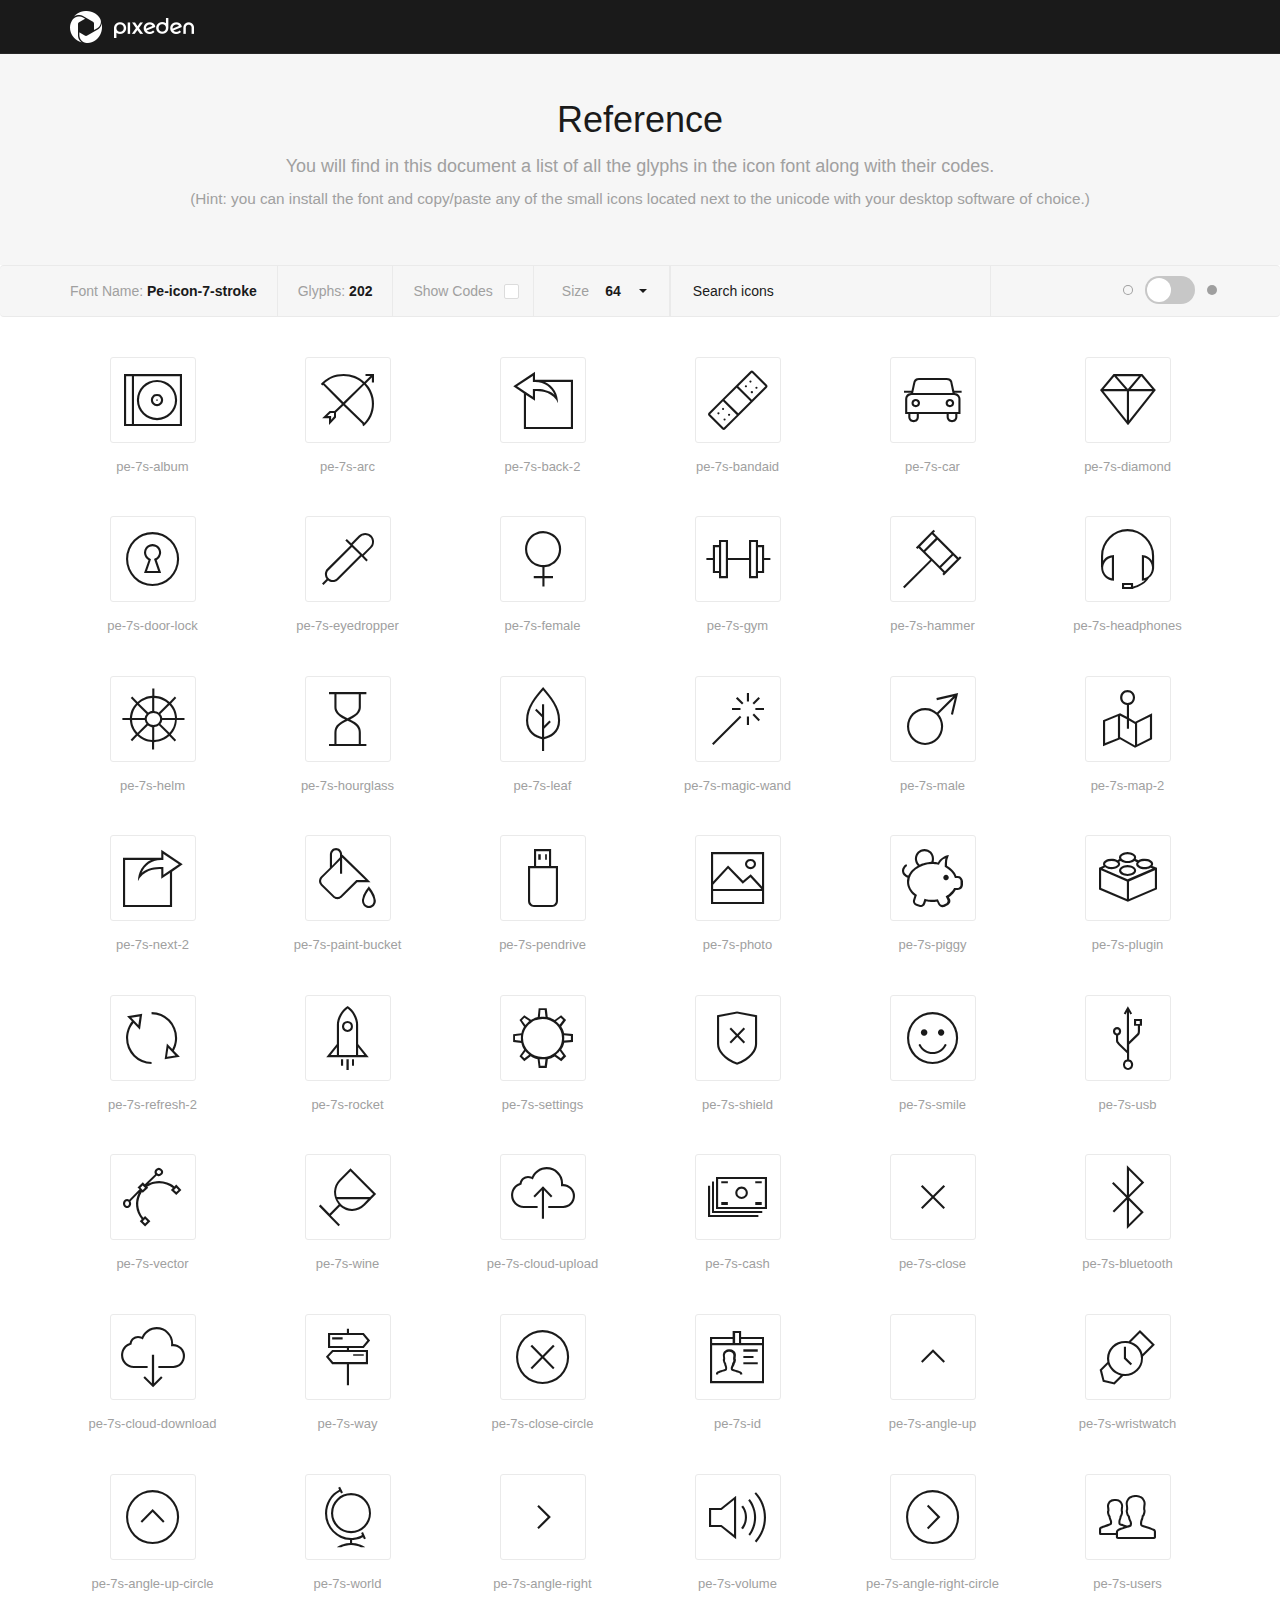
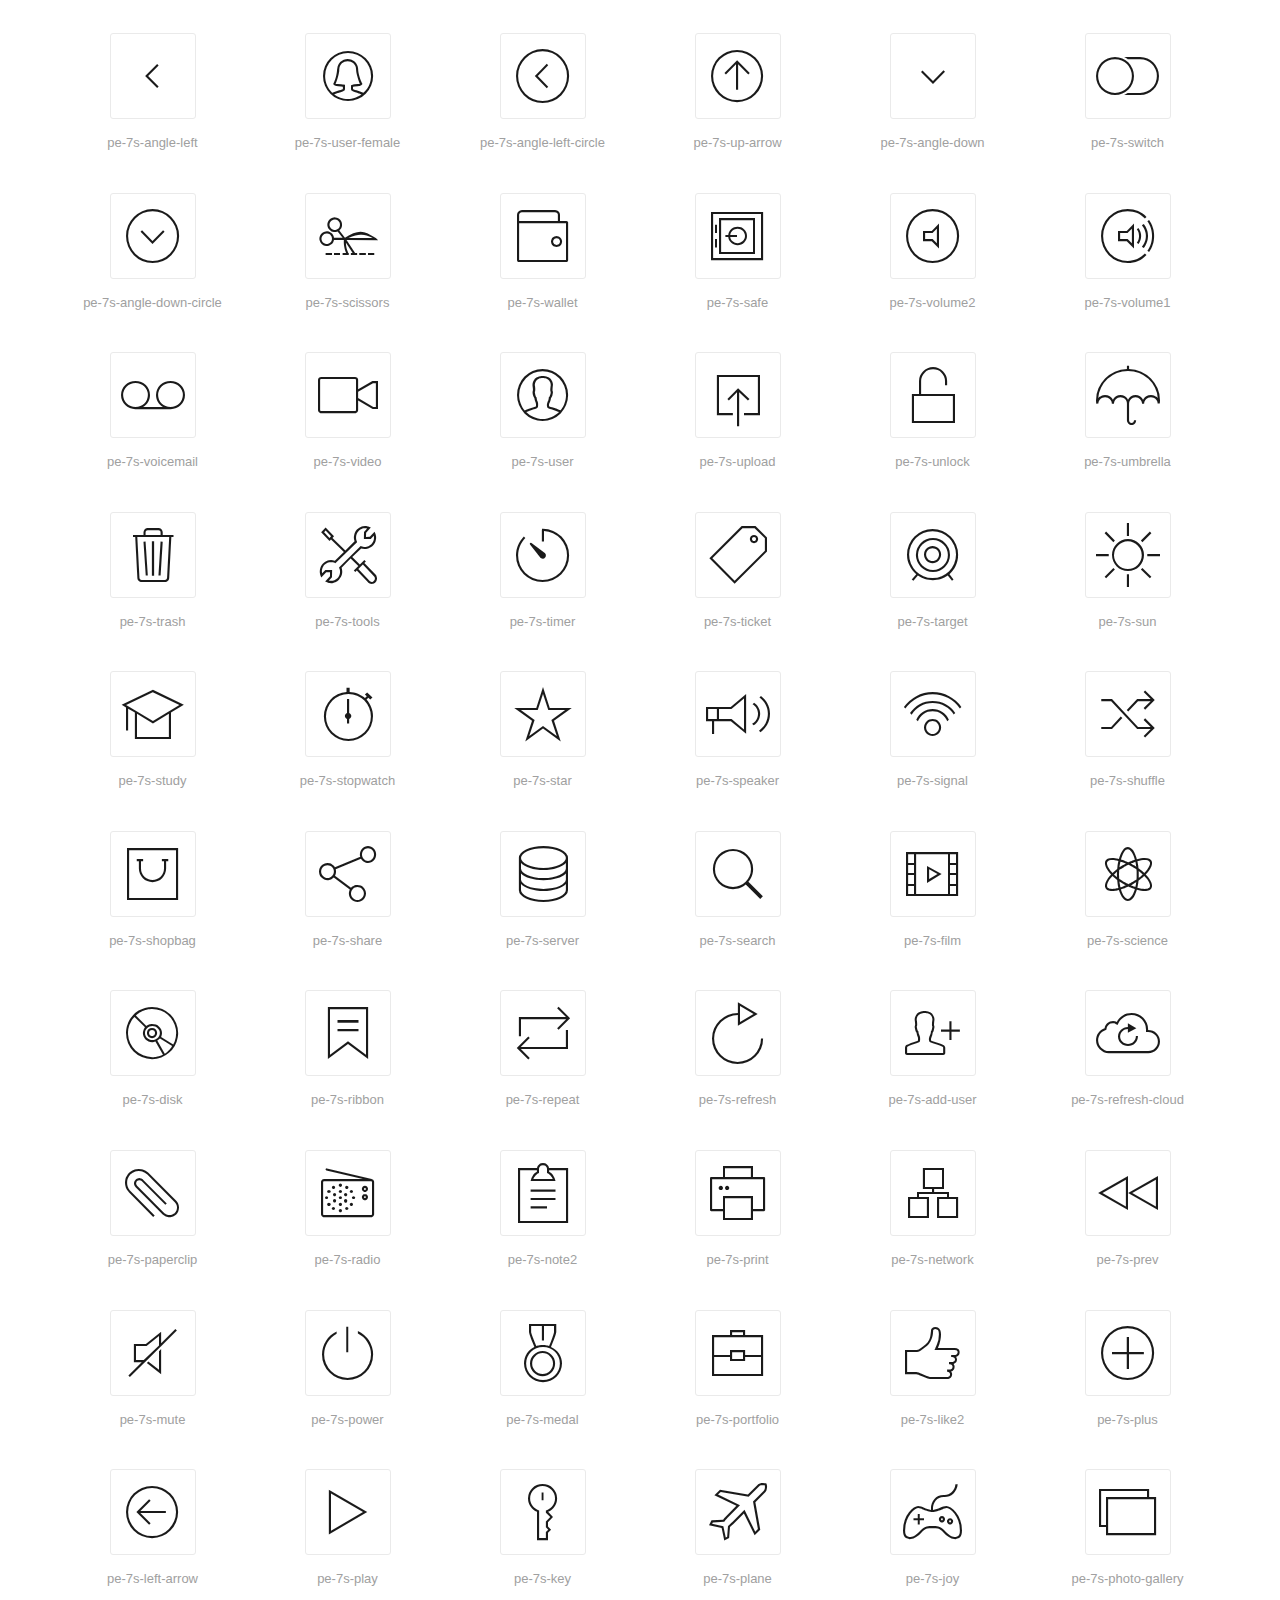
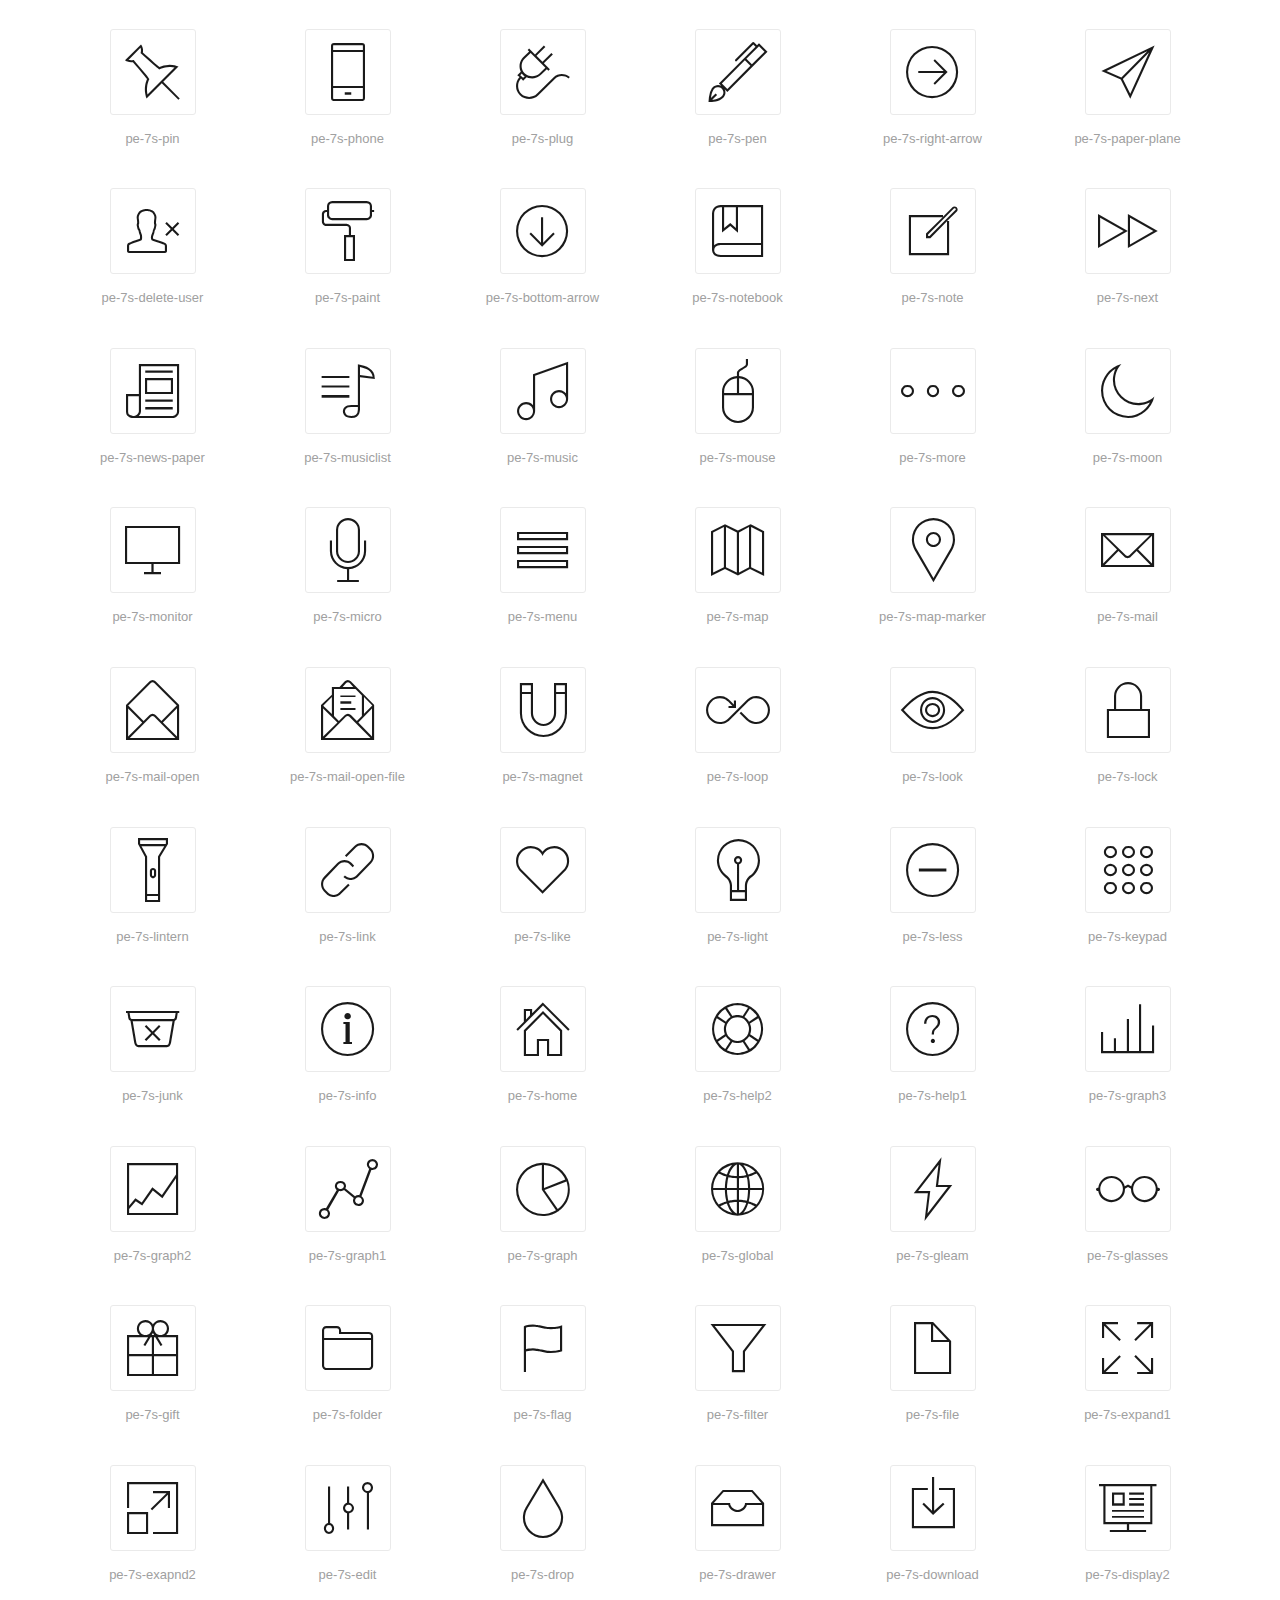
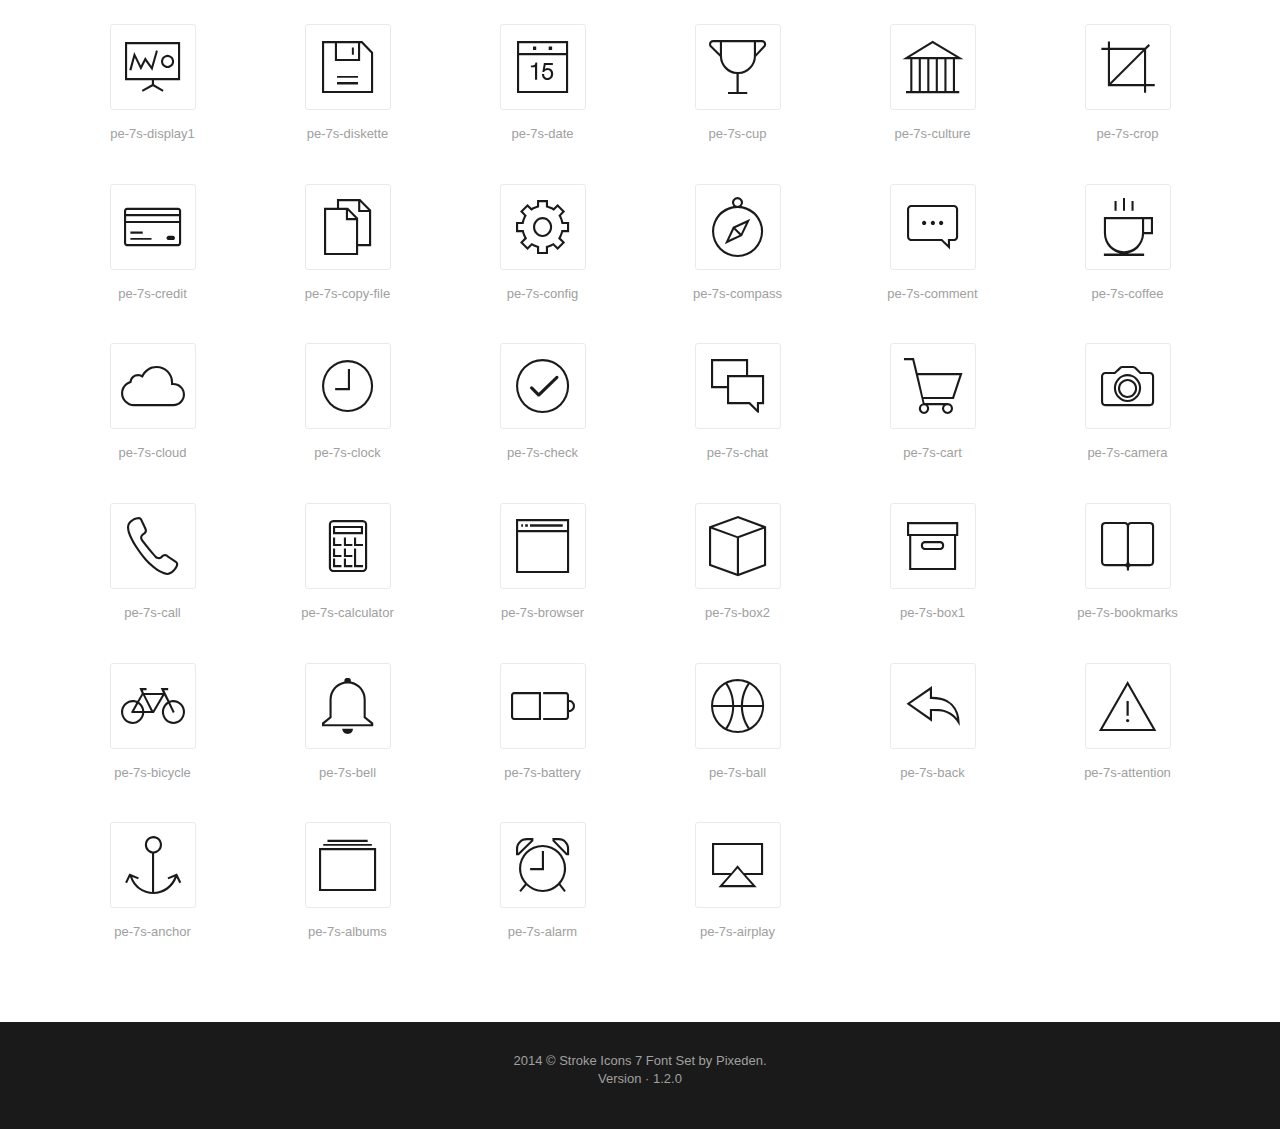
<file: works/Macintosh Design/pe-7-icon-stroke/reference.html>
<!DOCTYPE html>
<html>
  <head>
    <meta name="viewport" content="width=device-width, initial-scale=1.0">
    <meta charset="UTF-8">
    <title>Reference Icon Font - Stroke Icons 7 - by Pixeden.</title>
    <link rel="stylesheet" href="assets/libs/css/bootstrap.min.css">
    <link rel="stylesheet" href="assets/libs/css/bootstrap-select.css">
    <link rel="stylesheet" href="assets/refs/style.css">
    <link rel="stylesheet" href="assets/Pe-icon-7-stroke.css">
  </head>
  <body>
    <header id="top-bar">
      <div class="container"><img src="assets/images/logo.png" alt="logo"></div>
    </header>
    
    <section id="hero_box">
      <div class="container">
        <h1>Reference</h1>
      <p>You will find in this document a list of all the glyphs in the icon font along with their codes. <br/>
        <small>(Hint: you can install the font and copy/paste any of the small icons located next to the unicode with your desktop software of choice.)</small></p>
      </div>
    </section>
    <section id="font_options_bar">
      <nav id="nav" role="navigation" class="navbar navbar-default font_options">
        <div class="container">
          <div class="navbar-header">
            <button type="button" data-toggle="collapse" data-target="#bs-example-navbar-collapse-1" class="navbar-toggle collapsed"><span class="sr-only">Toggle options</span><span class="mobile-more"></span></button><span>Font Name: <strong>Pe-icon-7-stroke</strong></span>
          </div>
          <div id="bs-example-navbar-collapse-1" class="collapse navbar-collapse">
            <ul class="nav navbar-nav">
              <li>Glyphs: <strong>202</strong></li>
              <li class="code_select">
                <input id="chkbx-1" type="checkbox" class="checkbox">
                <label for="chkbx-1">Show Codes</label>
              </li>
              <li class="size_select">
                <select class="selectpicker">
                  <option value="16">16</option>
                  <option value="32">32</option>
                  <option value="48">48</option>
                  <option value="64" selected>64</option>
                  <option value="80">80</option>
                  <option value="96">96</option>
                  <option value="112">112</option>
                  <option value="128">128</option>
                </select>
              </li>
              <li class="icons-search">
                <input id="search-show" type="checkbox">
                <label for="search-show"><span class="pe-7s-search"></span></label>
                <input id="search" type="text" placeholder="Search icons">
              </li>
            </ul><span class="bg-switch pull-right">
              <input id="s1" type="checkbox" class="sw">
              <label for="s1" class="switch"><span class="bg_circle"></span></label></span>
          </div>
        </div>
      </nav>
    </section>
    <section id="content">
      <div class="container">
        <p id="search-empty">There's no match for your search: <strong></strong></p>
        <div id="all-icons" class="row">
          <div class="font-icon-list col-md-2 col-sm-3 col-xs-6 col-xs-6">
            <div class="font-icon-detail"><span class="pe-7s-album"></span>
              <input type="text" value="pe-7s-album" class="font-icon-name">
            </div>
            <fieldset class="font-icon-code">
              <input type="text" readonly value="e6aa" class="code-value">
              <input type="text" readonly maxlength="1" value="" class="unicode">
              <input type="text" value="&amp;#xe6aa" class="unicode-text">
            </fieldset>
          </div>
          <div class="font-icon-list col-md-2 col-sm-3 col-xs-6 col-xs-6">
            <div class="font-icon-detail"><span class="pe-7s-arc"></span>
              <input type="text" value="pe-7s-arc" class="font-icon-name">
            </div>
            <fieldset class="font-icon-code">
              <input type="text" readonly value="e6ab" class="code-value">
              <input type="text" readonly maxlength="1" value="" class="unicode">
              <input type="text" value="&amp;#xe6ab" class="unicode-text">
            </fieldset>
          </div>
          <div class="font-icon-list col-md-2 col-sm-3 col-xs-6 col-xs-6">
            <div class="font-icon-detail"><span class="pe-7s-back-2"></span>
              <input type="text" value="pe-7s-back-2" class="font-icon-name">
            </div>
            <fieldset class="font-icon-code">
              <input type="text" readonly value="e6ac" class="code-value">
              <input type="text" readonly maxlength="1" value="" class="unicode">
              <input type="text" value="&amp;#xe6ac" class="unicode-text">
            </fieldset>
          </div>
          <div class="font-icon-list col-md-2 col-sm-3 col-xs-6 col-xs-6">
            <div class="font-icon-detail"><span class="pe-7s-bandaid"></span>
              <input type="text" value="pe-7s-bandaid" class="font-icon-name">
            </div>
            <fieldset class="font-icon-code">
              <input type="text" readonly value="e6ad" class="code-value">
              <input type="text" readonly maxlength="1" value="" class="unicode">
              <input type="text" value="&amp;#xe6ad" class="unicode-text">
            </fieldset>
          </div>
          <div class="font-icon-list col-md-2 col-sm-3 col-xs-6 col-xs-6">
            <div class="font-icon-detail"><span class="pe-7s-car"></span>
              <input type="text" value="pe-7s-car" class="font-icon-name">
            </div>
            <fieldset class="font-icon-code">
              <input type="text" readonly value="e6ae" class="code-value">
              <input type="text" readonly maxlength="1" value="" class="unicode">
              <input type="text" value="&amp;#xe6ae" class="unicode-text">
            </fieldset>
          </div>
          <div class="font-icon-list col-md-2 col-sm-3 col-xs-6 col-xs-6">
            <div class="font-icon-detail"><span class="pe-7s-diamond"></span>
              <input type="text" value="pe-7s-diamond" class="font-icon-name">
            </div>
            <fieldset class="font-icon-code">
              <input type="text" readonly value="e6af" class="code-value">
              <input type="text" readonly maxlength="1" value="" class="unicode">
              <input type="text" value="&amp;#xe6af" class="unicode-text">
            </fieldset>
          </div>
          <div class="font-icon-list col-md-2 col-sm-3 col-xs-6 col-xs-6">
            <div class="font-icon-detail"><span class="pe-7s-door-lock"></span>
              <input type="text" value="pe-7s-door-lock" class="font-icon-name">
            </div>
            <fieldset class="font-icon-code">
              <input type="text" readonly value="e6b0" class="code-value">
              <input type="text" readonly maxlength="1" value="" class="unicode">
              <input type="text" value="&amp;#xe6b0" class="unicode-text">
            </fieldset>
          </div>
          <div class="font-icon-list col-md-2 col-sm-3 col-xs-6 col-xs-6">
            <div class="font-icon-detail"><span class="pe-7s-eyedropper"></span>
              <input type="text" value="pe-7s-eyedropper" class="font-icon-name">
            </div>
            <fieldset class="font-icon-code">
              <input type="text" readonly value="e6b1" class="code-value">
              <input type="text" readonly maxlength="1" value="" class="unicode">
              <input type="text" value="&amp;#xe6b1" class="unicode-text">
            </fieldset>
          </div>
          <div class="font-icon-list col-md-2 col-sm-3 col-xs-6 col-xs-6">
            <div class="font-icon-detail"><span class="pe-7s-female"></span>
              <input type="text" value="pe-7s-female" class="font-icon-name">
            </div>
            <fieldset class="font-icon-code">
              <input type="text" readonly value="e6b2" class="code-value">
              <input type="text" readonly maxlength="1" value="" class="unicode">
              <input type="text" value="&amp;#xe6b2" class="unicode-text">
            </fieldset>
          </div>
          <div class="font-icon-list col-md-2 col-sm-3 col-xs-6 col-xs-6">
            <div class="font-icon-detail"><span class="pe-7s-gym"></span>
              <input type="text" value="pe-7s-gym" class="font-icon-name">
            </div>
            <fieldset class="font-icon-code">
              <input type="text" readonly value="e6b3" class="code-value">
              <input type="text" readonly maxlength="1" value="" class="unicode">
              <input type="text" value="&amp;#xe6b3" class="unicode-text">
            </fieldset>
          </div>
          <div class="font-icon-list col-md-2 col-sm-3 col-xs-6 col-xs-6">
            <div class="font-icon-detail"><span class="pe-7s-hammer"></span>
              <input type="text" value="pe-7s-hammer" class="font-icon-name">
            </div>
            <fieldset class="font-icon-code">
              <input type="text" readonly value="e6b4" class="code-value">
              <input type="text" readonly maxlength="1" value="" class="unicode">
              <input type="text" value="&amp;#xe6b4" class="unicode-text">
            </fieldset>
          </div>
          <div class="font-icon-list col-md-2 col-sm-3 col-xs-6 col-xs-6">
            <div class="font-icon-detail"><span class="pe-7s-headphones"></span>
              <input type="text" value="pe-7s-headphones" class="font-icon-name">
            </div>
            <fieldset class="font-icon-code">
              <input type="text" readonly value="e6b5" class="code-value">
              <input type="text" readonly maxlength="1" value="" class="unicode">
              <input type="text" value="&amp;#xe6b5" class="unicode-text">
            </fieldset>
          </div>
          <div class="font-icon-list col-md-2 col-sm-3 col-xs-6 col-xs-6">
            <div class="font-icon-detail"><span class="pe-7s-helm"></span>
              <input type="text" value="pe-7s-helm" class="font-icon-name">
            </div>
            <fieldset class="font-icon-code">
              <input type="text" readonly value="e6b6" class="code-value">
              <input type="text" readonly maxlength="1" value="" class="unicode">
              <input type="text" value="&amp;#xe6b6" class="unicode-text">
            </fieldset>
          </div>
          <div class="font-icon-list col-md-2 col-sm-3 col-xs-6 col-xs-6">
            <div class="font-icon-detail"><span class="pe-7s-hourglass"></span>
              <input type="text" value="pe-7s-hourglass" class="font-icon-name">
            </div>
            <fieldset class="font-icon-code">
              <input type="text" readonly value="e6b7" class="code-value">
              <input type="text" readonly maxlength="1" value="" class="unicode">
              <input type="text" value="&amp;#xe6b7" class="unicode-text">
            </fieldset>
          </div>
          <div class="font-icon-list col-md-2 col-sm-3 col-xs-6 col-xs-6">
            <div class="font-icon-detail"><span class="pe-7s-leaf"></span>
              <input type="text" value="pe-7s-leaf" class="font-icon-name">
            </div>
            <fieldset class="font-icon-code">
              <input type="text" readonly value="e6b8" class="code-value">
              <input type="text" readonly maxlength="1" value="" class="unicode">
              <input type="text" value="&amp;#xe6b8" class="unicode-text">
            </fieldset>
          </div>
          <div class="font-icon-list col-md-2 col-sm-3 col-xs-6 col-xs-6">
            <div class="font-icon-detail"><span class="pe-7s-magic-wand"></span>
              <input type="text" value="pe-7s-magic-wand" class="font-icon-name">
            </div>
            <fieldset class="font-icon-code">
              <input type="text" readonly value="e6b9" class="code-value">
              <input type="text" readonly maxlength="1" value="" class="unicode">
              <input type="text" value="&amp;#xe6b9" class="unicode-text">
            </fieldset>
          </div>
          <div class="font-icon-list col-md-2 col-sm-3 col-xs-6 col-xs-6">
            <div class="font-icon-detail"><span class="pe-7s-male"></span>
              <input type="text" value="pe-7s-male" class="font-icon-name">
            </div>
            <fieldset class="font-icon-code">
              <input type="text" readonly value="e6ba" class="code-value">
              <input type="text" readonly maxlength="1" value="" class="unicode">
              <input type="text" value="&amp;#xe6ba" class="unicode-text">
            </fieldset>
          </div>
          <div class="font-icon-list col-md-2 col-sm-3 col-xs-6 col-xs-6">
            <div class="font-icon-detail"><span class="pe-7s-map-2"></span>
              <input type="text" value="pe-7s-map-2" class="font-icon-name">
            </div>
            <fieldset class="font-icon-code">
              <input type="text" readonly value="e6bb" class="code-value">
              <input type="text" readonly maxlength="1" value="" class="unicode">
              <input type="text" value="&amp;#xe6bb" class="unicode-text">
            </fieldset>
          </div>
          <div class="font-icon-list col-md-2 col-sm-3 col-xs-6 col-xs-6">
            <div class="font-icon-detail"><span class="pe-7s-next-2"></span>
              <input type="text" value="pe-7s-next-2" class="font-icon-name">
            </div>
            <fieldset class="font-icon-code">
              <input type="text" readonly value="e6bc" class="code-value">
              <input type="text" readonly maxlength="1" value="" class="unicode">
              <input type="text" value="&amp;#xe6bc" class="unicode-text">
            </fieldset>
          </div>
          <div class="font-icon-list col-md-2 col-sm-3 col-xs-6 col-xs-6">
            <div class="font-icon-detail"><span class="pe-7s-paint-bucket"></span>
              <input type="text" value="pe-7s-paint-bucket" class="font-icon-name">
            </div>
            <fieldset class="font-icon-code">
              <input type="text" readonly value="e6bd" class="code-value">
              <input type="text" readonly maxlength="1" value="" class="unicode">
              <input type="text" value="&amp;#xe6bd" class="unicode-text">
            </fieldset>
          </div>
          <div class="font-icon-list col-md-2 col-sm-3 col-xs-6 col-xs-6">
            <div class="font-icon-detail"><span class="pe-7s-pendrive"></span>
              <input type="text" value="pe-7s-pendrive" class="font-icon-name">
            </div>
            <fieldset class="font-icon-code">
              <input type="text" readonly value="e6be" class="code-value">
              <input type="text" readonly maxlength="1" value="" class="unicode">
              <input type="text" value="&amp;#xe6be" class="unicode-text">
            </fieldset>
          </div>
          <div class="font-icon-list col-md-2 col-sm-3 col-xs-6 col-xs-6">
            <div class="font-icon-detail"><span class="pe-7s-photo"></span>
              <input type="text" value="pe-7s-photo" class="font-icon-name">
            </div>
            <fieldset class="font-icon-code">
              <input type="text" readonly value="e6bf" class="code-value">
              <input type="text" readonly maxlength="1" value="" class="unicode">
              <input type="text" value="&amp;#xe6bf" class="unicode-text">
            </fieldset>
          </div>
          <div class="font-icon-list col-md-2 col-sm-3 col-xs-6 col-xs-6">
            <div class="font-icon-detail"><span class="pe-7s-piggy"></span>
              <input type="text" value="pe-7s-piggy" class="font-icon-name">
            </div>
            <fieldset class="font-icon-code">
              <input type="text" readonly value="e6c0" class="code-value">
              <input type="text" readonly maxlength="1" value="" class="unicode">
              <input type="text" value="&amp;#xe6c0" class="unicode-text">
            </fieldset>
          </div>
          <div class="font-icon-list col-md-2 col-sm-3 col-xs-6 col-xs-6">
            <div class="font-icon-detail"><span class="pe-7s-plugin"></span>
              <input type="text" value="pe-7s-plugin" class="font-icon-name">
            </div>
            <fieldset class="font-icon-code">
              <input type="text" readonly value="e6c1" class="code-value">
              <input type="text" readonly maxlength="1" value="" class="unicode">
              <input type="text" value="&amp;#xe6c1" class="unicode-text">
            </fieldset>
          </div>
          <div class="font-icon-list col-md-2 col-sm-3 col-xs-6 col-xs-6">
            <div class="font-icon-detail"><span class="pe-7s-refresh-2"></span>
              <input type="text" value="pe-7s-refresh-2" class="font-icon-name">
            </div>
            <fieldset class="font-icon-code">
              <input type="text" readonly value="e6c2" class="code-value">
              <input type="text" readonly maxlength="1" value="" class="unicode">
              <input type="text" value="&amp;#xe6c2" class="unicode-text">
            </fieldset>
          </div>
          <div class="font-icon-list col-md-2 col-sm-3 col-xs-6 col-xs-6">
            <div class="font-icon-detail"><span class="pe-7s-rocket"></span>
              <input type="text" value="pe-7s-rocket" class="font-icon-name">
            </div>
            <fieldset class="font-icon-code">
              <input type="text" readonly value="e6c3" class="code-value">
              <input type="text" readonly maxlength="1" value="" class="unicode">
              <input type="text" value="&amp;#xe6c3" class="unicode-text">
            </fieldset>
          </div>
          <div class="font-icon-list col-md-2 col-sm-3 col-xs-6 col-xs-6">
            <div class="font-icon-detail"><span class="pe-7s-settings"></span>
              <input type="text" value="pe-7s-settings" class="font-icon-name">
            </div>
            <fieldset class="font-icon-code">
              <input type="text" readonly value="e6c4" class="code-value">
              <input type="text" readonly maxlength="1" value="" class="unicode">
              <input type="text" value="&amp;#xe6c4" class="unicode-text">
            </fieldset>
          </div>
          <div class="font-icon-list col-md-2 col-sm-3 col-xs-6 col-xs-6">
            <div class="font-icon-detail"><span class="pe-7s-shield"></span>
              <input type="text" value="pe-7s-shield" class="font-icon-name">
            </div>
            <fieldset class="font-icon-code">
              <input type="text" readonly value="e6c5" class="code-value">
              <input type="text" readonly maxlength="1" value="" class="unicode">
              <input type="text" value="&amp;#xe6c5" class="unicode-text">
            </fieldset>
          </div>
          <div class="font-icon-list col-md-2 col-sm-3 col-xs-6 col-xs-6">
            <div class="font-icon-detail"><span class="pe-7s-smile"></span>
              <input type="text" value="pe-7s-smile" class="font-icon-name">
            </div>
            <fieldset class="font-icon-code">
              <input type="text" readonly value="e6c6" class="code-value">
              <input type="text" readonly maxlength="1" value="" class="unicode">
              <input type="text" value="&amp;#xe6c6" class="unicode-text">
            </fieldset>
          </div>
          <div class="font-icon-list col-md-2 col-sm-3 col-xs-6 col-xs-6">
            <div class="font-icon-detail"><span class="pe-7s-usb"></span>
              <input type="text" value="pe-7s-usb" class="font-icon-name">
            </div>
            <fieldset class="font-icon-code">
              <input type="text" readonly value="e6c7" class="code-value">
              <input type="text" readonly maxlength="1" value="" class="unicode">
              <input type="text" value="&amp;#xe6c7" class="unicode-text">
            </fieldset>
          </div>
          <div class="font-icon-list col-md-2 col-sm-3 col-xs-6 col-xs-6">
            <div class="font-icon-detail"><span class="pe-7s-vector"></span>
              <input type="text" value="pe-7s-vector" class="font-icon-name">
            </div>
            <fieldset class="font-icon-code">
              <input type="text" readonly value="e6c8" class="code-value">
              <input type="text" readonly maxlength="1" value="" class="unicode">
              <input type="text" value="&amp;#xe6c8" class="unicode-text">
            </fieldset>
          </div>
          <div class="font-icon-list col-md-2 col-sm-3 col-xs-6 col-xs-6">
            <div class="font-icon-detail"><span class="pe-7s-wine"></span>
              <input type="text" value="pe-7s-wine" class="font-icon-name">
            </div>
            <fieldset class="font-icon-code">
              <input type="text" readonly value="e6c9" class="code-value">
              <input type="text" readonly maxlength="1" value="" class="unicode">
              <input type="text" value="&amp;#xe6c9" class="unicode-text">
            </fieldset>
          </div>
          <div class="font-icon-list col-md-2 col-sm-3 col-xs-6 col-xs-6">
            <div class="font-icon-detail"><span class="pe-7s-cloud-upload"></span>
              <input type="text" value="pe-7s-cloud-upload" class="font-icon-name">
            </div>
            <fieldset class="font-icon-code">
              <input type="text" readonly value="e68a" class="code-value">
              <input type="text" readonly maxlength="1" value="" class="unicode">
              <input type="text" value="&amp;#xe68a" class="unicode-text">
            </fieldset>
          </div>
          <div class="font-icon-list col-md-2 col-sm-3 col-xs-6 col-xs-6">
            <div class="font-icon-detail"><span class="pe-7s-cash"></span>
              <input type="text" value="pe-7s-cash" class="font-icon-name">
            </div>
            <fieldset class="font-icon-code">
              <input type="text" readonly value="e68c" class="code-value">
              <input type="text" readonly maxlength="1" value="" class="unicode">
              <input type="text" value="&amp;#xe68c" class="unicode-text">
            </fieldset>
          </div>
          <div class="font-icon-list col-md-2 col-sm-3 col-xs-6 col-xs-6">
            <div class="font-icon-detail"><span class="pe-7s-close"></span>
              <input type="text" value="pe-7s-close" class="font-icon-name">
            </div>
            <fieldset class="font-icon-code">
              <input type="text" readonly value="e680" class="code-value">
              <input type="text" readonly maxlength="1" value="" class="unicode">
              <input type="text" value="&amp;#xe680" class="unicode-text">
            </fieldset>
          </div>
          <div class="font-icon-list col-md-2 col-sm-3 col-xs-6 col-xs-6">
            <div class="font-icon-detail"><span class="pe-7s-bluetooth"></span>
              <input type="text" value="pe-7s-bluetooth" class="font-icon-name">
            </div>
            <fieldset class="font-icon-code">
              <input type="text" readonly value="e68d" class="code-value">
              <input type="text" readonly maxlength="1" value="" class="unicode">
              <input type="text" value="&amp;#xe68d" class="unicode-text">
            </fieldset>
          </div>
          <div class="font-icon-list col-md-2 col-sm-3 col-xs-6 col-xs-6">
            <div class="font-icon-detail"><span class="pe-7s-cloud-download"></span>
              <input type="text" value="pe-7s-cloud-download" class="font-icon-name">
            </div>
            <fieldset class="font-icon-code">
              <input type="text" readonly value="e68b" class="code-value">
              <input type="text" readonly maxlength="1" value="" class="unicode">
              <input type="text" value="&amp;#xe68b" class="unicode-text">
            </fieldset>
          </div>
          <div class="font-icon-list col-md-2 col-sm-3 col-xs-6 col-xs-6">
            <div class="font-icon-detail"><span class="pe-7s-way"></span>
              <input type="text" value="pe-7s-way" class="font-icon-name">
            </div>
            <fieldset class="font-icon-code">
              <input type="text" readonly value="e68e" class="code-value">
              <input type="text" readonly maxlength="1" value="" class="unicode">
              <input type="text" value="&amp;#xe68e" class="unicode-text">
            </fieldset>
          </div>
          <div class="font-icon-list col-md-2 col-sm-3 col-xs-6 col-xs-6">
            <div class="font-icon-detail"><span class="pe-7s-close-circle"></span>
              <input type="text" value="pe-7s-close-circle" class="font-icon-name">
            </div>
            <fieldset class="font-icon-code">
              <input type="text" readonly value="e681" class="code-value">
              <input type="text" readonly maxlength="1" value="" class="unicode">
              <input type="text" value="&amp;#xe681" class="unicode-text">
            </fieldset>
          </div>
          <div class="font-icon-list col-md-2 col-sm-3 col-xs-6 col-xs-6">
            <div class="font-icon-detail"><span class="pe-7s-id"></span>
              <input type="text" value="pe-7s-id" class="font-icon-name">
            </div>
            <fieldset class="font-icon-code">
              <input type="text" readonly value="e68f" class="code-value">
              <input type="text" readonly maxlength="1" value="" class="unicode">
              <input type="text" value="&amp;#xe68f" class="unicode-text">
            </fieldset>
          </div>
          <div class="font-icon-list col-md-2 col-sm-3 col-xs-6 col-xs-6">
            <div class="font-icon-detail"><span class="pe-7s-angle-up"></span>
              <input type="text" value="pe-7s-angle-up" class="font-icon-name">
            </div>
            <fieldset class="font-icon-code">
              <input type="text" readonly value="e682" class="code-value">
              <input type="text" readonly maxlength="1" value="" class="unicode">
              <input type="text" value="&amp;#xe682" class="unicode-text">
            </fieldset>
          </div>
          <div class="font-icon-list col-md-2 col-sm-3 col-xs-6 col-xs-6">
            <div class="font-icon-detail"><span class="pe-7s-wristwatch"></span>
              <input type="text" value="pe-7s-wristwatch" class="font-icon-name">
            </div>
            <fieldset class="font-icon-code">
              <input type="text" readonly value="e690" class="code-value">
              <input type="text" readonly maxlength="1" value="" class="unicode">
              <input type="text" value="&amp;#xe690" class="unicode-text">
            </fieldset>
          </div>
          <div class="font-icon-list col-md-2 col-sm-3 col-xs-6 col-xs-6">
            <div class="font-icon-detail"><span class="pe-7s-angle-up-circle"></span>
              <input type="text" value="pe-7s-angle-up-circle" class="font-icon-name">
            </div>
            <fieldset class="font-icon-code">
              <input type="text" readonly value="e683" class="code-value">
              <input type="text" readonly maxlength="1" value="" class="unicode">
              <input type="text" value="&amp;#xe683" class="unicode-text">
            </fieldset>
          </div>
          <div class="font-icon-list col-md-2 col-sm-3 col-xs-6 col-xs-6">
            <div class="font-icon-detail"><span class="pe-7s-world"></span>
              <input type="text" value="pe-7s-world" class="font-icon-name">
            </div>
            <fieldset class="font-icon-code">
              <input type="text" readonly value="e691" class="code-value">
              <input type="text" readonly maxlength="1" value="" class="unicode">
              <input type="text" value="&amp;#xe691" class="unicode-text">
            </fieldset>
          </div>
          <div class="font-icon-list col-md-2 col-sm-3 col-xs-6 col-xs-6">
            <div class="font-icon-detail"><span class="pe-7s-angle-right"></span>
              <input type="text" value="pe-7s-angle-right" class="font-icon-name">
            </div>
            <fieldset class="font-icon-code">
              <input type="text" readonly value="e684" class="code-value">
              <input type="text" readonly maxlength="1" value="" class="unicode">
              <input type="text" value="&amp;#xe684" class="unicode-text">
            </fieldset>
          </div>
          <div class="font-icon-list col-md-2 col-sm-3 col-xs-6 col-xs-6">
            <div class="font-icon-detail"><span class="pe-7s-volume"></span>
              <input type="text" value="pe-7s-volume" class="font-icon-name">
            </div>
            <fieldset class="font-icon-code">
              <input type="text" readonly value="e692" class="code-value">
              <input type="text" readonly maxlength="1" value="" class="unicode">
              <input type="text" value="&amp;#xe692" class="unicode-text">
            </fieldset>
          </div>
          <div class="font-icon-list col-md-2 col-sm-3 col-xs-6 col-xs-6">
            <div class="font-icon-detail"><span class="pe-7s-angle-right-circle"></span>
              <input type="text" value="pe-7s-angle-right-circle" class="font-icon-name">
            </div>
            <fieldset class="font-icon-code">
              <input type="text" readonly value="e685" class="code-value">
              <input type="text" readonly maxlength="1" value="" class="unicode">
              <input type="text" value="&amp;#xe685" class="unicode-text">
            </fieldset>
          </div>
          <div class="font-icon-list col-md-2 col-sm-3 col-xs-6 col-xs-6">
            <div class="font-icon-detail"><span class="pe-7s-users"></span>
              <input type="text" value="pe-7s-users" class="font-icon-name">
            </div>
            <fieldset class="font-icon-code">
              <input type="text" readonly value="e693" class="code-value">
              <input type="text" readonly maxlength="1" value="" class="unicode">
              <input type="text" value="&amp;#xe693" class="unicode-text">
            </fieldset>
          </div>
          <div class="font-icon-list col-md-2 col-sm-3 col-xs-6 col-xs-6">
            <div class="font-icon-detail"><span class="pe-7s-angle-left"></span>
              <input type="text" value="pe-7s-angle-left" class="font-icon-name">
            </div>
            <fieldset class="font-icon-code">
              <input type="text" readonly value="e686" class="code-value">
              <input type="text" readonly maxlength="1" value="" class="unicode">
              <input type="text" value="&amp;#xe686" class="unicode-text">
            </fieldset>
          </div>
          <div class="font-icon-list col-md-2 col-sm-3 col-xs-6 col-xs-6">
            <div class="font-icon-detail"><span class="pe-7s-user-female"></span>
              <input type="text" value="pe-7s-user-female" class="font-icon-name">
            </div>
            <fieldset class="font-icon-code">
              <input type="text" readonly value="e694" class="code-value">
              <input type="text" readonly maxlength="1" value="" class="unicode">
              <input type="text" value="&amp;#xe694" class="unicode-text">
            </fieldset>
          </div>
          <div class="font-icon-list col-md-2 col-sm-3 col-xs-6 col-xs-6">
            <div class="font-icon-detail"><span class="pe-7s-angle-left-circle"></span>
              <input type="text" value="pe-7s-angle-left-circle" class="font-icon-name">
            </div>
            <fieldset class="font-icon-code">
              <input type="text" readonly value="e687" class="code-value">
              <input type="text" readonly maxlength="1" value="" class="unicode">
              <input type="text" value="&amp;#xe687" class="unicode-text">
            </fieldset>
          </div>
          <div class="font-icon-list col-md-2 col-sm-3 col-xs-6 col-xs-6">
            <div class="font-icon-detail"><span class="pe-7s-up-arrow"></span>
              <input type="text" value="pe-7s-up-arrow" class="font-icon-name">
            </div>
            <fieldset class="font-icon-code">
              <input type="text" readonly value="e695" class="code-value">
              <input type="text" readonly maxlength="1" value="" class="unicode">
              <input type="text" value="&amp;#xe695" class="unicode-text">
            </fieldset>
          </div>
          <div class="font-icon-list col-md-2 col-sm-3 col-xs-6 col-xs-6">
            <div class="font-icon-detail"><span class="pe-7s-angle-down"></span>
              <input type="text" value="pe-7s-angle-down" class="font-icon-name">
            </div>
            <fieldset class="font-icon-code">
              <input type="text" readonly value="e688" class="code-value">
              <input type="text" readonly maxlength="1" value="" class="unicode">
              <input type="text" value="&amp;#xe688" class="unicode-text">
            </fieldset>
          </div>
          <div class="font-icon-list col-md-2 col-sm-3 col-xs-6 col-xs-6">
            <div class="font-icon-detail"><span class="pe-7s-switch"></span>
              <input type="text" value="pe-7s-switch" class="font-icon-name">
            </div>
            <fieldset class="font-icon-code">
              <input type="text" readonly value="e696" class="code-value">
              <input type="text" readonly maxlength="1" value="" class="unicode">
              <input type="text" value="&amp;#xe696" class="unicode-text">
            </fieldset>
          </div>
          <div class="font-icon-list col-md-2 col-sm-3 col-xs-6 col-xs-6">
            <div class="font-icon-detail"><span class="pe-7s-angle-down-circle"></span>
              <input type="text" value="pe-7s-angle-down-circle" class="font-icon-name">
            </div>
            <fieldset class="font-icon-code">
              <input type="text" readonly value="e689" class="code-value">
              <input type="text" readonly maxlength="1" value="" class="unicode">
              <input type="text" value="&amp;#xe689" class="unicode-text">
            </fieldset>
          </div>
          <div class="font-icon-list col-md-2 col-sm-3 col-xs-6 col-xs-6">
            <div class="font-icon-detail"><span class="pe-7s-scissors"></span>
              <input type="text" value="pe-7s-scissors" class="font-icon-name">
            </div>
            <fieldset class="font-icon-code">
              <input type="text" readonly value="e697" class="code-value">
              <input type="text" readonly maxlength="1" value="" class="unicode">
              <input type="text" value="&amp;#xe697" class="unicode-text">
            </fieldset>
          </div>
          <div class="font-icon-list col-md-2 col-sm-3 col-xs-6 col-xs-6">
            <div class="font-icon-detail"><span class="pe-7s-wallet"></span>
              <input type="text" value="pe-7s-wallet" class="font-icon-name">
            </div>
            <fieldset class="font-icon-code">
              <input type="text" readonly value="e600" class="code-value">
              <input type="text" readonly maxlength="1" value="" class="unicode">
              <input type="text" value="&amp;#xe600" class="unicode-text">
            </fieldset>
          </div>
          <div class="font-icon-list col-md-2 col-sm-3 col-xs-6 col-xs-6">
            <div class="font-icon-detail"><span class="pe-7s-safe"></span>
              <input type="text" value="pe-7s-safe" class="font-icon-name">
            </div>
            <fieldset class="font-icon-code">
              <input type="text" readonly value="e698" class="code-value">
              <input type="text" readonly maxlength="1" value="" class="unicode">
              <input type="text" value="&amp;#xe698" class="unicode-text">
            </fieldset>
          </div>
          <div class="font-icon-list col-md-2 col-sm-3 col-xs-6 col-xs-6">
            <div class="font-icon-detail"><span class="pe-7s-volume2"></span>
              <input type="text" value="pe-7s-volume2" class="font-icon-name">
            </div>
            <fieldset class="font-icon-code">
              <input type="text" readonly value="e601" class="code-value">
              <input type="text" readonly maxlength="1" value="" class="unicode">
              <input type="text" value="&amp;#xe601" class="unicode-text">
            </fieldset>
          </div>
          <div class="font-icon-list col-md-2 col-sm-3 col-xs-6 col-xs-6">
            <div class="font-icon-detail"><span class="pe-7s-volume1"></span>
              <input type="text" value="pe-7s-volume1" class="font-icon-name">
            </div>
            <fieldset class="font-icon-code">
              <input type="text" readonly value="e602" class="code-value">
              <input type="text" readonly maxlength="1" value="" class="unicode">
              <input type="text" value="&amp;#xe602" class="unicode-text">
            </fieldset>
          </div>
          <div class="font-icon-list col-md-2 col-sm-3 col-xs-6 col-xs-6">
            <div class="font-icon-detail"><span class="pe-7s-voicemail"></span>
              <input type="text" value="pe-7s-voicemail" class="font-icon-name">
            </div>
            <fieldset class="font-icon-code">
              <input type="text" readonly value="e603" class="code-value">
              <input type="text" readonly maxlength="1" value="" class="unicode">
              <input type="text" value="&amp;#xe603" class="unicode-text">
            </fieldset>
          </div>
          <div class="font-icon-list col-md-2 col-sm-3 col-xs-6 col-xs-6">
            <div class="font-icon-detail"><span class="pe-7s-video"></span>
              <input type="text" value="pe-7s-video" class="font-icon-name">
            </div>
            <fieldset class="font-icon-code">
              <input type="text" readonly value="e604" class="code-value">
              <input type="text" readonly maxlength="1" value="" class="unicode">
              <input type="text" value="&amp;#xe604" class="unicode-text">
            </fieldset>
          </div>
          <div class="font-icon-list col-md-2 col-sm-3 col-xs-6 col-xs-6">
            <div class="font-icon-detail"><span class="pe-7s-user"></span>
              <input type="text" value="pe-7s-user" class="font-icon-name">
            </div>
            <fieldset class="font-icon-code">
              <input type="text" readonly value="e605" class="code-value">
              <input type="text" readonly maxlength="1" value="" class="unicode">
              <input type="text" value="&amp;#xe605" class="unicode-text">
            </fieldset>
          </div>
          <div class="font-icon-list col-md-2 col-sm-3 col-xs-6 col-xs-6">
            <div class="font-icon-detail"><span class="pe-7s-upload"></span>
              <input type="text" value="pe-7s-upload" class="font-icon-name">
            </div>
            <fieldset class="font-icon-code">
              <input type="text" readonly value="e606" class="code-value">
              <input type="text" readonly maxlength="1" value="" class="unicode">
              <input type="text" value="&amp;#xe606" class="unicode-text">
            </fieldset>
          </div>
          <div class="font-icon-list col-md-2 col-sm-3 col-xs-6 col-xs-6">
            <div class="font-icon-detail"><span class="pe-7s-unlock"></span>
              <input type="text" value="pe-7s-unlock" class="font-icon-name">
            </div>
            <fieldset class="font-icon-code">
              <input type="text" readonly value="e607" class="code-value">
              <input type="text" readonly maxlength="1" value="" class="unicode">
              <input type="text" value="&amp;#xe607" class="unicode-text">
            </fieldset>
          </div>
          <div class="font-icon-list col-md-2 col-sm-3 col-xs-6 col-xs-6">
            <div class="font-icon-detail"><span class="pe-7s-umbrella"></span>
              <input type="text" value="pe-7s-umbrella" class="font-icon-name">
            </div>
            <fieldset class="font-icon-code">
              <input type="text" readonly value="e608" class="code-value">
              <input type="text" readonly maxlength="1" value="" class="unicode">
              <input type="text" value="&amp;#xe608" class="unicode-text">
            </fieldset>
          </div>
          <div class="font-icon-list col-md-2 col-sm-3 col-xs-6 col-xs-6">
            <div class="font-icon-detail"><span class="pe-7s-trash"></span>
              <input type="text" value="pe-7s-trash" class="font-icon-name">
            </div>
            <fieldset class="font-icon-code">
              <input type="text" readonly value="e609" class="code-value">
              <input type="text" readonly maxlength="1" value="" class="unicode">
              <input type="text" value="&amp;#xe609" class="unicode-text">
            </fieldset>
          </div>
          <div class="font-icon-list col-md-2 col-sm-3 col-xs-6 col-xs-6">
            <div class="font-icon-detail"><span class="pe-7s-tools"></span>
              <input type="text" value="pe-7s-tools" class="font-icon-name">
            </div>
            <fieldset class="font-icon-code">
              <input type="text" readonly value="e60a" class="code-value">
              <input type="text" readonly maxlength="1" value="" class="unicode">
              <input type="text" value="&amp;#xe60a" class="unicode-text">
            </fieldset>
          </div>
          <div class="font-icon-list col-md-2 col-sm-3 col-xs-6 col-xs-6">
            <div class="font-icon-detail"><span class="pe-7s-timer"></span>
              <input type="text" value="pe-7s-timer" class="font-icon-name">
            </div>
            <fieldset class="font-icon-code">
              <input type="text" readonly value="e60b" class="code-value">
              <input type="text" readonly maxlength="1" value="" class="unicode">
              <input type="text" value="&amp;#xe60b" class="unicode-text">
            </fieldset>
          </div>
          <div class="font-icon-list col-md-2 col-sm-3 col-xs-6 col-xs-6">
            <div class="font-icon-detail"><span class="pe-7s-ticket"></span>
              <input type="text" value="pe-7s-ticket" class="font-icon-name">
            </div>
            <fieldset class="font-icon-code">
              <input type="text" readonly value="e60c" class="code-value">
              <input type="text" readonly maxlength="1" value="" class="unicode">
              <input type="text" value="&amp;#xe60c" class="unicode-text">
            </fieldset>
          </div>
          <div class="font-icon-list col-md-2 col-sm-3 col-xs-6 col-xs-6">
            <div class="font-icon-detail"><span class="pe-7s-target"></span>
              <input type="text" value="pe-7s-target" class="font-icon-name">
            </div>
            <fieldset class="font-icon-code">
              <input type="text" readonly value="e60d" class="code-value">
              <input type="text" readonly maxlength="1" value="" class="unicode">
              <input type="text" value="&amp;#xe60d" class="unicode-text">
            </fieldset>
          </div>
          <div class="font-icon-list col-md-2 col-sm-3 col-xs-6 col-xs-6">
            <div class="font-icon-detail"><span class="pe-7s-sun"></span>
              <input type="text" value="pe-7s-sun" class="font-icon-name">
            </div>
            <fieldset class="font-icon-code">
              <input type="text" readonly value="e60e" class="code-value">
              <input type="text" readonly maxlength="1" value="" class="unicode">
              <input type="text" value="&amp;#xe60e" class="unicode-text">
            </fieldset>
          </div>
          <div class="font-icon-list col-md-2 col-sm-3 col-xs-6 col-xs-6">
            <div class="font-icon-detail"><span class="pe-7s-study"></span>
              <input type="text" value="pe-7s-study" class="font-icon-name">
            </div>
            <fieldset class="font-icon-code">
              <input type="text" readonly value="e60f" class="code-value">
              <input type="text" readonly maxlength="1" value="" class="unicode">
              <input type="text" value="&amp;#xe60f" class="unicode-text">
            </fieldset>
          </div>
          <div class="font-icon-list col-md-2 col-sm-3 col-xs-6 col-xs-6">
            <div class="font-icon-detail"><span class="pe-7s-stopwatch"></span>
              <input type="text" value="pe-7s-stopwatch" class="font-icon-name">
            </div>
            <fieldset class="font-icon-code">
              <input type="text" readonly value="e610" class="code-value">
              <input type="text" readonly maxlength="1" value="" class="unicode">
              <input type="text" value="&amp;#xe610" class="unicode-text">
            </fieldset>
          </div>
          <div class="font-icon-list col-md-2 col-sm-3 col-xs-6 col-xs-6">
            <div class="font-icon-detail"><span class="pe-7s-star"></span>
              <input type="text" value="pe-7s-star" class="font-icon-name">
            </div>
            <fieldset class="font-icon-code">
              <input type="text" readonly value="e611" class="code-value">
              <input type="text" readonly maxlength="1" value="" class="unicode">
              <input type="text" value="&amp;#xe611" class="unicode-text">
            </fieldset>
          </div>
          <div class="font-icon-list col-md-2 col-sm-3 col-xs-6 col-xs-6">
            <div class="font-icon-detail"><span class="pe-7s-speaker"></span>
              <input type="text" value="pe-7s-speaker" class="font-icon-name">
            </div>
            <fieldset class="font-icon-code">
              <input type="text" readonly value="e612" class="code-value">
              <input type="text" readonly maxlength="1" value="" class="unicode">
              <input type="text" value="&amp;#xe612" class="unicode-text">
            </fieldset>
          </div>
          <div class="font-icon-list col-md-2 col-sm-3 col-xs-6 col-xs-6">
            <div class="font-icon-detail"><span class="pe-7s-signal"></span>
              <input type="text" value="pe-7s-signal" class="font-icon-name">
            </div>
            <fieldset class="font-icon-code">
              <input type="text" readonly value="e613" class="code-value">
              <input type="text" readonly maxlength="1" value="" class="unicode">
              <input type="text" value="&amp;#xe613" class="unicode-text">
            </fieldset>
          </div>
          <div class="font-icon-list col-md-2 col-sm-3 col-xs-6 col-xs-6">
            <div class="font-icon-detail"><span class="pe-7s-shuffle"></span>
              <input type="text" value="pe-7s-shuffle" class="font-icon-name">
            </div>
            <fieldset class="font-icon-code">
              <input type="text" readonly value="e614" class="code-value">
              <input type="text" readonly maxlength="1" value="" class="unicode">
              <input type="text" value="&amp;#xe614" class="unicode-text">
            </fieldset>
          </div>
          <div class="font-icon-list col-md-2 col-sm-3 col-xs-6 col-xs-6">
            <div class="font-icon-detail"><span class="pe-7s-shopbag"></span>
              <input type="text" value="pe-7s-shopbag" class="font-icon-name">
            </div>
            <fieldset class="font-icon-code">
              <input type="text" readonly value="e615" class="code-value">
              <input type="text" readonly maxlength="1" value="" class="unicode">
              <input type="text" value="&amp;#xe615" class="unicode-text">
            </fieldset>
          </div>
          <div class="font-icon-list col-md-2 col-sm-3 col-xs-6 col-xs-6">
            <div class="font-icon-detail"><span class="pe-7s-share"></span>
              <input type="text" value="pe-7s-share" class="font-icon-name">
            </div>
            <fieldset class="font-icon-code">
              <input type="text" readonly value="e616" class="code-value">
              <input type="text" readonly maxlength="1" value="" class="unicode">
              <input type="text" value="&amp;#xe616" class="unicode-text">
            </fieldset>
          </div>
          <div class="font-icon-list col-md-2 col-sm-3 col-xs-6 col-xs-6">
            <div class="font-icon-detail"><span class="pe-7s-server"></span>
              <input type="text" value="pe-7s-server" class="font-icon-name">
            </div>
            <fieldset class="font-icon-code">
              <input type="text" readonly value="e617" class="code-value">
              <input type="text" readonly maxlength="1" value="" class="unicode">
              <input type="text" value="&amp;#xe617" class="unicode-text">
            </fieldset>
          </div>
          <div class="font-icon-list col-md-2 col-sm-3 col-xs-6 col-xs-6">
            <div class="font-icon-detail"><span class="pe-7s-search"></span>
              <input type="text" value="pe-7s-search" class="font-icon-name">
            </div>
            <fieldset class="font-icon-code">
              <input type="text" readonly value="e618" class="code-value">
              <input type="text" readonly maxlength="1" value="" class="unicode">
              <input type="text" value="&amp;#xe618" class="unicode-text">
            </fieldset>
          </div>
          <div class="font-icon-list col-md-2 col-sm-3 col-xs-6 col-xs-6">
            <div class="font-icon-detail"><span class="pe-7s-film"></span>
              <input type="text" value="pe-7s-film" class="font-icon-name">
            </div>
            <fieldset class="font-icon-code">
              <input type="text" readonly value="e6a5" class="code-value">
              <input type="text" readonly maxlength="1" value="" class="unicode">
              <input type="text" value="&amp;#xe6a5" class="unicode-text">
            </fieldset>
          </div>
          <div class="font-icon-list col-md-2 col-sm-3 col-xs-6 col-xs-6">
            <div class="font-icon-detail"><span class="pe-7s-science"></span>
              <input type="text" value="pe-7s-science" class="font-icon-name">
            </div>
            <fieldset class="font-icon-code">
              <input type="text" readonly value="e619" class="code-value">
              <input type="text" readonly maxlength="1" value="" class="unicode">
              <input type="text" value="&amp;#xe619" class="unicode-text">
            </fieldset>
          </div>
          <div class="font-icon-list col-md-2 col-sm-3 col-xs-6 col-xs-6">
            <div class="font-icon-detail"><span class="pe-7s-disk"></span>
              <input type="text" value="pe-7s-disk" class="font-icon-name">
            </div>
            <fieldset class="font-icon-code">
              <input type="text" readonly value="e6a6" class="code-value">
              <input type="text" readonly maxlength="1" value="" class="unicode">
              <input type="text" value="&amp;#xe6a6" class="unicode-text">
            </fieldset>
          </div>
          <div class="font-icon-list col-md-2 col-sm-3 col-xs-6 col-xs-6">
            <div class="font-icon-detail"><span class="pe-7s-ribbon"></span>
              <input type="text" value="pe-7s-ribbon" class="font-icon-name">
            </div>
            <fieldset class="font-icon-code">
              <input type="text" readonly value="e61a" class="code-value">
              <input type="text" readonly maxlength="1" value="" class="unicode">
              <input type="text" value="&amp;#xe61a" class="unicode-text">
            </fieldset>
          </div>
          <div class="font-icon-list col-md-2 col-sm-3 col-xs-6 col-xs-6">
            <div class="font-icon-detail"><span class="pe-7s-repeat"></span>
              <input type="text" value="pe-7s-repeat" class="font-icon-name">
            </div>
            <fieldset class="font-icon-code">
              <input type="text" readonly value="e61b" class="code-value">
              <input type="text" readonly maxlength="1" value="" class="unicode">
              <input type="text" value="&amp;#xe61b" class="unicode-text">
            </fieldset>
          </div>
          <div class="font-icon-list col-md-2 col-sm-3 col-xs-6 col-xs-6">
            <div class="font-icon-detail"><span class="pe-7s-refresh"></span>
              <input type="text" value="pe-7s-refresh" class="font-icon-name">
            </div>
            <fieldset class="font-icon-code">
              <input type="text" readonly value="e61c" class="code-value">
              <input type="text" readonly maxlength="1" value="" class="unicode">
              <input type="text" value="&amp;#xe61c" class="unicode-text">
            </fieldset>
          </div>
          <div class="font-icon-list col-md-2 col-sm-3 col-xs-6 col-xs-6">
            <div class="font-icon-detail"><span class="pe-7s-add-user"></span>
              <input type="text" value="pe-7s-add-user" class="font-icon-name">
            </div>
            <fieldset class="font-icon-code">
              <input type="text" readonly value="e6a9" class="code-value">
              <input type="text" readonly maxlength="1" value="" class="unicode">
              <input type="text" value="&amp;#xe6a9" class="unicode-text">
            </fieldset>
          </div>
          <div class="font-icon-list col-md-2 col-sm-3 col-xs-6 col-xs-6">
            <div class="font-icon-detail"><span class="pe-7s-refresh-cloud"></span>
              <input type="text" value="pe-7s-refresh-cloud" class="font-icon-name">
            </div>
            <fieldset class="font-icon-code">
              <input type="text" readonly value="e61d" class="code-value">
              <input type="text" readonly maxlength="1" value="" class="unicode">
              <input type="text" value="&amp;#xe61d" class="unicode-text">
            </fieldset>
          </div>
          <div class="font-icon-list col-md-2 col-sm-3 col-xs-6 col-xs-6">
            <div class="font-icon-detail"><span class="pe-7s-paperclip"></span>
              <input type="text" value="pe-7s-paperclip" class="font-icon-name">
            </div>
            <fieldset class="font-icon-code">
              <input type="text" readonly value="e69c" class="code-value">
              <input type="text" readonly maxlength="1" value="" class="unicode">
              <input type="text" value="&amp;#xe69c" class="unicode-text">
            </fieldset>
          </div>
          <div class="font-icon-list col-md-2 col-sm-3 col-xs-6 col-xs-6">
            <div class="font-icon-detail"><span class="pe-7s-radio"></span>
              <input type="text" value="pe-7s-radio" class="font-icon-name">
            </div>
            <fieldset class="font-icon-code">
              <input type="text" readonly value="e61e" class="code-value">
              <input type="text" readonly maxlength="1" value="" class="unicode">
              <input type="text" value="&amp;#xe61e" class="unicode-text">
            </fieldset>
          </div>
          <div class="font-icon-list col-md-2 col-sm-3 col-xs-6 col-xs-6">
            <div class="font-icon-detail"><span class="pe-7s-note2"></span>
              <input type="text" value="pe-7s-note2" class="font-icon-name">
            </div>
            <fieldset class="font-icon-code">
              <input type="text" readonly value="e69d" class="code-value">
              <input type="text" readonly maxlength="1" value="" class="unicode">
              <input type="text" value="&amp;#xe69d" class="unicode-text">
            </fieldset>
          </div>
          <div class="font-icon-list col-md-2 col-sm-3 col-xs-6 col-xs-6">
            <div class="font-icon-detail"><span class="pe-7s-print"></span>
              <input type="text" value="pe-7s-print" class="font-icon-name">
            </div>
            <fieldset class="font-icon-code">
              <input type="text" readonly value="e61f" class="code-value">
              <input type="text" readonly maxlength="1" value="" class="unicode">
              <input type="text" value="&amp;#xe61f" class="unicode-text">
            </fieldset>
          </div>
          <div class="font-icon-list col-md-2 col-sm-3 col-xs-6 col-xs-6">
            <div class="font-icon-detail"><span class="pe-7s-network"></span>
              <input type="text" value="pe-7s-network" class="font-icon-name">
            </div>
            <fieldset class="font-icon-code">
              <input type="text" readonly value="e69e" class="code-value">
              <input type="text" readonly maxlength="1" value="" class="unicode">
              <input type="text" value="&amp;#xe69e" class="unicode-text">
            </fieldset>
          </div>
          <div class="font-icon-list col-md-2 col-sm-3 col-xs-6 col-xs-6">
            <div class="font-icon-detail"><span class="pe-7s-prev"></span>
              <input type="text" value="pe-7s-prev" class="font-icon-name">
            </div>
            <fieldset class="font-icon-code">
              <input type="text" readonly value="e620" class="code-value">
              <input type="text" readonly maxlength="1" value="" class="unicode">
              <input type="text" value="&amp;#xe620" class="unicode-text">
            </fieldset>
          </div>
          <div class="font-icon-list col-md-2 col-sm-3 col-xs-6 col-xs-6">
            <div class="font-icon-detail"><span class="pe-7s-mute"></span>
              <input type="text" value="pe-7s-mute" class="font-icon-name">
            </div>
            <fieldset class="font-icon-code">
              <input type="text" readonly value="e69f" class="code-value">
              <input type="text" readonly maxlength="1" value="" class="unicode">
              <input type="text" value="&amp;#xe69f" class="unicode-text">
            </fieldset>
          </div>
          <div class="font-icon-list col-md-2 col-sm-3 col-xs-6 col-xs-6">
            <div class="font-icon-detail"><span class="pe-7s-power"></span>
              <input type="text" value="pe-7s-power" class="font-icon-name">
            </div>
            <fieldset class="font-icon-code">
              <input type="text" readonly value="e621" class="code-value">
              <input type="text" readonly maxlength="1" value="" class="unicode">
              <input type="text" value="&amp;#xe621" class="unicode-text">
            </fieldset>
          </div>
          <div class="font-icon-list col-md-2 col-sm-3 col-xs-6 col-xs-6">
            <div class="font-icon-detail"><span class="pe-7s-medal"></span>
              <input type="text" value="pe-7s-medal" class="font-icon-name">
            </div>
            <fieldset class="font-icon-code">
              <input type="text" readonly value="e6a0" class="code-value">
              <input type="text" readonly maxlength="1" value="" class="unicode">
              <input type="text" value="&amp;#xe6a0" class="unicode-text">
            </fieldset>
          </div>
          <div class="font-icon-list col-md-2 col-sm-3 col-xs-6 col-xs-6">
            <div class="font-icon-detail"><span class="pe-7s-portfolio"></span>
              <input type="text" value="pe-7s-portfolio" class="font-icon-name">
            </div>
            <fieldset class="font-icon-code">
              <input type="text" readonly value="e622" class="code-value">
              <input type="text" readonly maxlength="1" value="" class="unicode">
              <input type="text" value="&amp;#xe622" class="unicode-text">
            </fieldset>
          </div>
          <div class="font-icon-list col-md-2 col-sm-3 col-xs-6 col-xs-6">
            <div class="font-icon-detail"><span class="pe-7s-like2"></span>
              <input type="text" value="pe-7s-like2" class="font-icon-name">
            </div>
            <fieldset class="font-icon-code">
              <input type="text" readonly value="e6a1" class="code-value">
              <input type="text" readonly maxlength="1" value="" class="unicode">
              <input type="text" value="&amp;#xe6a1" class="unicode-text">
            </fieldset>
          </div>
          <div class="font-icon-list col-md-2 col-sm-3 col-xs-6 col-xs-6">
            <div class="font-icon-detail"><span class="pe-7s-plus"></span>
              <input type="text" value="pe-7s-plus" class="font-icon-name">
            </div>
            <fieldset class="font-icon-code">
              <input type="text" readonly value="e623" class="code-value">
              <input type="text" readonly maxlength="1" value="" class="unicode">
              <input type="text" value="&amp;#xe623" class="unicode-text">
            </fieldset>
          </div>
          <div class="font-icon-list col-md-2 col-sm-3 col-xs-6 col-xs-6">
            <div class="font-icon-detail"><span class="pe-7s-left-arrow"></span>
              <input type="text" value="pe-7s-left-arrow" class="font-icon-name">
            </div>
            <fieldset class="font-icon-code">
              <input type="text" readonly value="e6a2" class="code-value">
              <input type="text" readonly maxlength="1" value="" class="unicode">
              <input type="text" value="&amp;#xe6a2" class="unicode-text">
            </fieldset>
          </div>
          <div class="font-icon-list col-md-2 col-sm-3 col-xs-6 col-xs-6">
            <div class="font-icon-detail"><span class="pe-7s-play"></span>
              <input type="text" value="pe-7s-play" class="font-icon-name">
            </div>
            <fieldset class="font-icon-code">
              <input type="text" readonly value="e624" class="code-value">
              <input type="text" readonly maxlength="1" value="" class="unicode">
              <input type="text" value="&amp;#xe624" class="unicode-text">
            </fieldset>
          </div>
          <div class="font-icon-list col-md-2 col-sm-3 col-xs-6 col-xs-6">
            <div class="font-icon-detail"><span class="pe-7s-key"></span>
              <input type="text" value="pe-7s-key" class="font-icon-name">
            </div>
            <fieldset class="font-icon-code">
              <input type="text" readonly value="e6a3" class="code-value">
              <input type="text" readonly maxlength="1" value="" class="unicode">
              <input type="text" value="&amp;#xe6a3" class="unicode-text">
            </fieldset>
          </div>
          <div class="font-icon-list col-md-2 col-sm-3 col-xs-6 col-xs-6">
            <div class="font-icon-detail"><span class="pe-7s-plane"></span>
              <input type="text" value="pe-7s-plane" class="font-icon-name">
            </div>
            <fieldset class="font-icon-code">
              <input type="text" readonly value="e625" class="code-value">
              <input type="text" readonly maxlength="1" value="" class="unicode">
              <input type="text" value="&amp;#xe625" class="unicode-text">
            </fieldset>
          </div>
          <div class="font-icon-list col-md-2 col-sm-3 col-xs-6 col-xs-6">
            <div class="font-icon-detail"><span class="pe-7s-joy"></span>
              <input type="text" value="pe-7s-joy" class="font-icon-name">
            </div>
            <fieldset class="font-icon-code">
              <input type="text" readonly value="e6a4" class="code-value">
              <input type="text" readonly maxlength="1" value="" class="unicode">
              <input type="text" value="&amp;#xe6a4" class="unicode-text">
            </fieldset>
          </div>
          <div class="font-icon-list col-md-2 col-sm-3 col-xs-6 col-xs-6">
            <div class="font-icon-detail"><span class="pe-7s-photo-gallery"></span>
              <input type="text" value="pe-7s-photo-gallery" class="font-icon-name">
            </div>
            <fieldset class="font-icon-code">
              <input type="text" readonly value="e626" class="code-value">
              <input type="text" readonly maxlength="1" value="" class="unicode">
              <input type="text" value="&amp;#xe626" class="unicode-text">
            </fieldset>
          </div>
          <div class="font-icon-list col-md-2 col-sm-3 col-xs-6 col-xs-6">
            <div class="font-icon-detail"><span class="pe-7s-pin"></span>
              <input type="text" value="pe-7s-pin" class="font-icon-name">
            </div>
            <fieldset class="font-icon-code">
              <input type="text" readonly value="e69b" class="code-value">
              <input type="text" readonly maxlength="1" value="" class="unicode">
              <input type="text" value="&amp;#xe69b" class="unicode-text">
            </fieldset>
          </div>
          <div class="font-icon-list col-md-2 col-sm-3 col-xs-6 col-xs-6">
            <div class="font-icon-detail"><span class="pe-7s-phone"></span>
              <input type="text" value="pe-7s-phone" class="font-icon-name">
            </div>
            <fieldset class="font-icon-code">
              <input type="text" readonly value="e627" class="code-value">
              <input type="text" readonly maxlength="1" value="" class="unicode">
              <input type="text" value="&amp;#xe627" class="unicode-text">
            </fieldset>
          </div>
          <div class="font-icon-list col-md-2 col-sm-3 col-xs-6 col-xs-6">
            <div class="font-icon-detail"><span class="pe-7s-plug"></span>
              <input type="text" value="pe-7s-plug" class="font-icon-name">
            </div>
            <fieldset class="font-icon-code">
              <input type="text" readonly value="e69a" class="code-value">
              <input type="text" readonly maxlength="1" value="" class="unicode">
              <input type="text" value="&amp;#xe69a" class="unicode-text">
            </fieldset>
          </div>
          <div class="font-icon-list col-md-2 col-sm-3 col-xs-6 col-xs-6">
            <div class="font-icon-detail"><span class="pe-7s-pen"></span>
              <input type="text" value="pe-7s-pen" class="font-icon-name">
            </div>
            <fieldset class="font-icon-code">
              <input type="text" readonly value="e628" class="code-value">
              <input type="text" readonly maxlength="1" value="" class="unicode">
              <input type="text" value="&amp;#xe628" class="unicode-text">
            </fieldset>
          </div>
          <div class="font-icon-list col-md-2 col-sm-3 col-xs-6 col-xs-6">
            <div class="font-icon-detail"><span class="pe-7s-right-arrow"></span>
              <input type="text" value="pe-7s-right-arrow" class="font-icon-name">
            </div>
            <fieldset class="font-icon-code">
              <input type="text" readonly value="e699" class="code-value">
              <input type="text" readonly maxlength="1" value="" class="unicode">
              <input type="text" value="&amp;#xe699" class="unicode-text">
            </fieldset>
          </div>
          <div class="font-icon-list col-md-2 col-sm-3 col-xs-6 col-xs-6">
            <div class="font-icon-detail"><span class="pe-7s-paper-plane"></span>
              <input type="text" value="pe-7s-paper-plane" class="font-icon-name">
            </div>
            <fieldset class="font-icon-code">
              <input type="text" readonly value="e629" class="code-value">
              <input type="text" readonly maxlength="1" value="" class="unicode">
              <input type="text" value="&amp;#xe629" class="unicode-text">
            </fieldset>
          </div>
          <div class="font-icon-list col-md-2 col-sm-3 col-xs-6 col-xs-6">
            <div class="font-icon-detail"><span class="pe-7s-delete-user"></span>
              <input type="text" value="pe-7s-delete-user" class="font-icon-name">
            </div>
            <fieldset class="font-icon-code">
              <input type="text" readonly value="e6a7" class="code-value">
              <input type="text" readonly maxlength="1" value="" class="unicode">
              <input type="text" value="&amp;#xe6a7" class="unicode-text">
            </fieldset>
          </div>
          <div class="font-icon-list col-md-2 col-sm-3 col-xs-6 col-xs-6">
            <div class="font-icon-detail"><span class="pe-7s-paint"></span>
              <input type="text" value="pe-7s-paint" class="font-icon-name">
            </div>
            <fieldset class="font-icon-code">
              <input type="text" readonly value="e62a" class="code-value">
              <input type="text" readonly maxlength="1" value="" class="unicode">
              <input type="text" value="&amp;#xe62a" class="unicode-text">
            </fieldset>
          </div>
          <div class="font-icon-list col-md-2 col-sm-3 col-xs-6 col-xs-6">
            <div class="font-icon-detail"><span class="pe-7s-bottom-arrow"></span>
              <input type="text" value="pe-7s-bottom-arrow" class="font-icon-name">
            </div>
            <fieldset class="font-icon-code">
              <input type="text" readonly value="e6a8" class="code-value">
              <input type="text" readonly maxlength="1" value="" class="unicode">
              <input type="text" value="&amp;#xe6a8" class="unicode-text">
            </fieldset>
          </div>
          <div class="font-icon-list col-md-2 col-sm-3 col-xs-6 col-xs-6">
            <div class="font-icon-detail"><span class="pe-7s-notebook"></span>
              <input type="text" value="pe-7s-notebook" class="font-icon-name">
            </div>
            <fieldset class="font-icon-code">
              <input type="text" readonly value="e62b" class="code-value">
              <input type="text" readonly maxlength="1" value="" class="unicode">
              <input type="text" value="&amp;#xe62b" class="unicode-text">
            </fieldset>
          </div>
          <div class="font-icon-list col-md-2 col-sm-3 col-xs-6 col-xs-6">
            <div class="font-icon-detail"><span class="pe-7s-note"></span>
              <input type="text" value="pe-7s-note" class="font-icon-name">
            </div>
            <fieldset class="font-icon-code">
              <input type="text" readonly value="e62c" class="code-value">
              <input type="text" readonly maxlength="1" value="" class="unicode">
              <input type="text" value="&amp;#xe62c" class="unicode-text">
            </fieldset>
          </div>
          <div class="font-icon-list col-md-2 col-sm-3 col-xs-6 col-xs-6">
            <div class="font-icon-detail"><span class="pe-7s-next"></span>
              <input type="text" value="pe-7s-next" class="font-icon-name">
            </div>
            <fieldset class="font-icon-code">
              <input type="text" readonly value="e62d" class="code-value">
              <input type="text" readonly maxlength="1" value="" class="unicode">
              <input type="text" value="&amp;#xe62d" class="unicode-text">
            </fieldset>
          </div>
          <div class="font-icon-list col-md-2 col-sm-3 col-xs-6 col-xs-6">
            <div class="font-icon-detail"><span class="pe-7s-news-paper"></span>
              <input type="text" value="pe-7s-news-paper" class="font-icon-name">
            </div>
            <fieldset class="font-icon-code">
              <input type="text" readonly value="e62e" class="code-value">
              <input type="text" readonly maxlength="1" value="" class="unicode">
              <input type="text" value="&amp;#xe62e" class="unicode-text">
            </fieldset>
          </div>
          <div class="font-icon-list col-md-2 col-sm-3 col-xs-6 col-xs-6">
            <div class="font-icon-detail"><span class="pe-7s-musiclist"></span>
              <input type="text" value="pe-7s-musiclist" class="font-icon-name">
            </div>
            <fieldset class="font-icon-code">
              <input type="text" readonly value="e62f" class="code-value">
              <input type="text" readonly maxlength="1" value="" class="unicode">
              <input type="text" value="&amp;#xe62f" class="unicode-text">
            </fieldset>
          </div>
          <div class="font-icon-list col-md-2 col-sm-3 col-xs-6 col-xs-6">
            <div class="font-icon-detail"><span class="pe-7s-music"></span>
              <input type="text" value="pe-7s-music" class="font-icon-name">
            </div>
            <fieldset class="font-icon-code">
              <input type="text" readonly value="e630" class="code-value">
              <input type="text" readonly maxlength="1" value="" class="unicode">
              <input type="text" value="&amp;#xe630" class="unicode-text">
            </fieldset>
          </div>
          <div class="font-icon-list col-md-2 col-sm-3 col-xs-6 col-xs-6">
            <div class="font-icon-detail"><span class="pe-7s-mouse"></span>
              <input type="text" value="pe-7s-mouse" class="font-icon-name">
            </div>
            <fieldset class="font-icon-code">
              <input type="text" readonly value="e631" class="code-value">
              <input type="text" readonly maxlength="1" value="" class="unicode">
              <input type="text" value="&amp;#xe631" class="unicode-text">
            </fieldset>
          </div>
          <div class="font-icon-list col-md-2 col-sm-3 col-xs-6 col-xs-6">
            <div class="font-icon-detail"><span class="pe-7s-more"></span>
              <input type="text" value="pe-7s-more" class="font-icon-name">
            </div>
            <fieldset class="font-icon-code">
              <input type="text" readonly value="e632" class="code-value">
              <input type="text" readonly maxlength="1" value="" class="unicode">
              <input type="text" value="&amp;#xe632" class="unicode-text">
            </fieldset>
          </div>
          <div class="font-icon-list col-md-2 col-sm-3 col-xs-6 col-xs-6">
            <div class="font-icon-detail"><span class="pe-7s-moon"></span>
              <input type="text" value="pe-7s-moon" class="font-icon-name">
            </div>
            <fieldset class="font-icon-code">
              <input type="text" readonly value="e633" class="code-value">
              <input type="text" readonly maxlength="1" value="" class="unicode">
              <input type="text" value="&amp;#xe633" class="unicode-text">
            </fieldset>
          </div>
          <div class="font-icon-list col-md-2 col-sm-3 col-xs-6 col-xs-6">
            <div class="font-icon-detail"><span class="pe-7s-monitor"></span>
              <input type="text" value="pe-7s-monitor" class="font-icon-name">
            </div>
            <fieldset class="font-icon-code">
              <input type="text" readonly value="e634" class="code-value">
              <input type="text" readonly maxlength="1" value="" class="unicode">
              <input type="text" value="&amp;#xe634" class="unicode-text">
            </fieldset>
          </div>
          <div class="font-icon-list col-md-2 col-sm-3 col-xs-6 col-xs-6">
            <div class="font-icon-detail"><span class="pe-7s-micro"></span>
              <input type="text" value="pe-7s-micro" class="font-icon-name">
            </div>
            <fieldset class="font-icon-code">
              <input type="text" readonly value="e635" class="code-value">
              <input type="text" readonly maxlength="1" value="" class="unicode">
              <input type="text" value="&amp;#xe635" class="unicode-text">
            </fieldset>
          </div>
          <div class="font-icon-list col-md-2 col-sm-3 col-xs-6 col-xs-6">
            <div class="font-icon-detail"><span class="pe-7s-menu"></span>
              <input type="text" value="pe-7s-menu" class="font-icon-name">
            </div>
            <fieldset class="font-icon-code">
              <input type="text" readonly value="e636" class="code-value">
              <input type="text" readonly maxlength="1" value="" class="unicode">
              <input type="text" value="&amp;#xe636" class="unicode-text">
            </fieldset>
          </div>
          <div class="font-icon-list col-md-2 col-sm-3 col-xs-6 col-xs-6">
            <div class="font-icon-detail"><span class="pe-7s-map"></span>
              <input type="text" value="pe-7s-map" class="font-icon-name">
            </div>
            <fieldset class="font-icon-code">
              <input type="text" readonly value="e637" class="code-value">
              <input type="text" readonly maxlength="1" value="" class="unicode">
              <input type="text" value="&amp;#xe637" class="unicode-text">
            </fieldset>
          </div>
          <div class="font-icon-list col-md-2 col-sm-3 col-xs-6 col-xs-6">
            <div class="font-icon-detail"><span class="pe-7s-map-marker"></span>
              <input type="text" value="pe-7s-map-marker" class="font-icon-name">
            </div>
            <fieldset class="font-icon-code">
              <input type="text" readonly value="e638" class="code-value">
              <input type="text" readonly maxlength="1" value="" class="unicode">
              <input type="text" value="&amp;#xe638" class="unicode-text">
            </fieldset>
          </div>
          <div class="font-icon-list col-md-2 col-sm-3 col-xs-6 col-xs-6">
            <div class="font-icon-detail"><span class="pe-7s-mail"></span>
              <input type="text" value="pe-7s-mail" class="font-icon-name">
            </div>
            <fieldset class="font-icon-code">
              <input type="text" readonly value="e639" class="code-value">
              <input type="text" readonly maxlength="1" value="" class="unicode">
              <input type="text" value="&amp;#xe639" class="unicode-text">
            </fieldset>
          </div>
          <div class="font-icon-list col-md-2 col-sm-3 col-xs-6 col-xs-6">
            <div class="font-icon-detail"><span class="pe-7s-mail-open"></span>
              <input type="text" value="pe-7s-mail-open" class="font-icon-name">
            </div>
            <fieldset class="font-icon-code">
              <input type="text" readonly value="e63a" class="code-value">
              <input type="text" readonly maxlength="1" value="" class="unicode">
              <input type="text" value="&amp;#xe63a" class="unicode-text">
            </fieldset>
          </div>
          <div class="font-icon-list col-md-2 col-sm-3 col-xs-6 col-xs-6">
            <div class="font-icon-detail"><span class="pe-7s-mail-open-file"></span>
              <input type="text" value="pe-7s-mail-open-file" class="font-icon-name">
            </div>
            <fieldset class="font-icon-code">
              <input type="text" readonly value="e63b" class="code-value">
              <input type="text" readonly maxlength="1" value="" class="unicode">
              <input type="text" value="&amp;#xe63b" class="unicode-text">
            </fieldset>
          </div>
          <div class="font-icon-list col-md-2 col-sm-3 col-xs-6 col-xs-6">
            <div class="font-icon-detail"><span class="pe-7s-magnet"></span>
              <input type="text" value="pe-7s-magnet" class="font-icon-name">
            </div>
            <fieldset class="font-icon-code">
              <input type="text" readonly value="e63c" class="code-value">
              <input type="text" readonly maxlength="1" value="" class="unicode">
              <input type="text" value="&amp;#xe63c" class="unicode-text">
            </fieldset>
          </div>
          <div class="font-icon-list col-md-2 col-sm-3 col-xs-6 col-xs-6">
            <div class="font-icon-detail"><span class="pe-7s-loop"></span>
              <input type="text" value="pe-7s-loop" class="font-icon-name">
            </div>
            <fieldset class="font-icon-code">
              <input type="text" readonly value="e63d" class="code-value">
              <input type="text" readonly maxlength="1" value="" class="unicode">
              <input type="text" value="&amp;#xe63d" class="unicode-text">
            </fieldset>
          </div>
          <div class="font-icon-list col-md-2 col-sm-3 col-xs-6 col-xs-6">
            <div class="font-icon-detail"><span class="pe-7s-look"></span>
              <input type="text" value="pe-7s-look" class="font-icon-name">
            </div>
            <fieldset class="font-icon-code">
              <input type="text" readonly value="e63e" class="code-value">
              <input type="text" readonly maxlength="1" value="" class="unicode">
              <input type="text" value="&amp;#xe63e" class="unicode-text">
            </fieldset>
          </div>
          <div class="font-icon-list col-md-2 col-sm-3 col-xs-6 col-xs-6">
            <div class="font-icon-detail"><span class="pe-7s-lock"></span>
              <input type="text" value="pe-7s-lock" class="font-icon-name">
            </div>
            <fieldset class="font-icon-code">
              <input type="text" readonly value="e63f" class="code-value">
              <input type="text" readonly maxlength="1" value="" class="unicode">
              <input type="text" value="&amp;#xe63f" class="unicode-text">
            </fieldset>
          </div>
          <div class="font-icon-list col-md-2 col-sm-3 col-xs-6 col-xs-6">
            <div class="font-icon-detail"><span class="pe-7s-lintern"></span>
              <input type="text" value="pe-7s-lintern" class="font-icon-name">
            </div>
            <fieldset class="font-icon-code">
              <input type="text" readonly value="e640" class="code-value">
              <input type="text" readonly maxlength="1" value="" class="unicode">
              <input type="text" value="&amp;#xe640" class="unicode-text">
            </fieldset>
          </div>
          <div class="font-icon-list col-md-2 col-sm-3 col-xs-6 col-xs-6">
            <div class="font-icon-detail"><span class="pe-7s-link"></span>
              <input type="text" value="pe-7s-link" class="font-icon-name">
            </div>
            <fieldset class="font-icon-code">
              <input type="text" readonly value="e641" class="code-value">
              <input type="text" readonly maxlength="1" value="" class="unicode">
              <input type="text" value="&amp;#xe641" class="unicode-text">
            </fieldset>
          </div>
          <div class="font-icon-list col-md-2 col-sm-3 col-xs-6 col-xs-6">
            <div class="font-icon-detail"><span class="pe-7s-like"></span>
              <input type="text" value="pe-7s-like" class="font-icon-name">
            </div>
            <fieldset class="font-icon-code">
              <input type="text" readonly value="e642" class="code-value">
              <input type="text" readonly maxlength="1" value="" class="unicode">
              <input type="text" value="&amp;#xe642" class="unicode-text">
            </fieldset>
          </div>
          <div class="font-icon-list col-md-2 col-sm-3 col-xs-6 col-xs-6">
            <div class="font-icon-detail"><span class="pe-7s-light"></span>
              <input type="text" value="pe-7s-light" class="font-icon-name">
            </div>
            <fieldset class="font-icon-code">
              <input type="text" readonly value="e643" class="code-value">
              <input type="text" readonly maxlength="1" value="" class="unicode">
              <input type="text" value="&amp;#xe643" class="unicode-text">
            </fieldset>
          </div>
          <div class="font-icon-list col-md-2 col-sm-3 col-xs-6 col-xs-6">
            <div class="font-icon-detail"><span class="pe-7s-less"></span>
              <input type="text" value="pe-7s-less" class="font-icon-name">
            </div>
            <fieldset class="font-icon-code">
              <input type="text" readonly value="e644" class="code-value">
              <input type="text" readonly maxlength="1" value="" class="unicode">
              <input type="text" value="&amp;#xe644" class="unicode-text">
            </fieldset>
          </div>
          <div class="font-icon-list col-md-2 col-sm-3 col-xs-6 col-xs-6">
            <div class="font-icon-detail"><span class="pe-7s-keypad"></span>
              <input type="text" value="pe-7s-keypad" class="font-icon-name">
            </div>
            <fieldset class="font-icon-code">
              <input type="text" readonly value="e645" class="code-value">
              <input type="text" readonly maxlength="1" value="" class="unicode">
              <input type="text" value="&amp;#xe645" class="unicode-text">
            </fieldset>
          </div>
          <div class="font-icon-list col-md-2 col-sm-3 col-xs-6 col-xs-6">
            <div class="font-icon-detail"><span class="pe-7s-junk"></span>
              <input type="text" value="pe-7s-junk" class="font-icon-name">
            </div>
            <fieldset class="font-icon-code">
              <input type="text" readonly value="e646" class="code-value">
              <input type="text" readonly maxlength="1" value="" class="unicode">
              <input type="text" value="&amp;#xe646" class="unicode-text">
            </fieldset>
          </div>
          <div class="font-icon-list col-md-2 col-sm-3 col-xs-6 col-xs-6">
            <div class="font-icon-detail"><span class="pe-7s-info"></span>
              <input type="text" value="pe-7s-info" class="font-icon-name">
            </div>
            <fieldset class="font-icon-code">
              <input type="text" readonly value="e647" class="code-value">
              <input type="text" readonly maxlength="1" value="" class="unicode">
              <input type="text" value="&amp;#xe647" class="unicode-text">
            </fieldset>
          </div>
          <div class="font-icon-list col-md-2 col-sm-3 col-xs-6 col-xs-6">
            <div class="font-icon-detail"><span class="pe-7s-home"></span>
              <input type="text" value="pe-7s-home" class="font-icon-name">
            </div>
            <fieldset class="font-icon-code">
              <input type="text" readonly value="e648" class="code-value">
              <input type="text" readonly maxlength="1" value="" class="unicode">
              <input type="text" value="&amp;#xe648" class="unicode-text">
            </fieldset>
          </div>
          <div class="font-icon-list col-md-2 col-sm-3 col-xs-6 col-xs-6">
            <div class="font-icon-detail"><span class="pe-7s-help2"></span>
              <input type="text" value="pe-7s-help2" class="font-icon-name">
            </div>
            <fieldset class="font-icon-code">
              <input type="text" readonly value="e649" class="code-value">
              <input type="text" readonly maxlength="1" value="" class="unicode">
              <input type="text" value="&amp;#xe649" class="unicode-text">
            </fieldset>
          </div>
          <div class="font-icon-list col-md-2 col-sm-3 col-xs-6 col-xs-6">
            <div class="font-icon-detail"><span class="pe-7s-help1"></span>
              <input type="text" value="pe-7s-help1" class="font-icon-name">
            </div>
            <fieldset class="font-icon-code">
              <input type="text" readonly value="e64a" class="code-value">
              <input type="text" readonly maxlength="1" value="" class="unicode">
              <input type="text" value="&amp;#xe64a" class="unicode-text">
            </fieldset>
          </div>
          <div class="font-icon-list col-md-2 col-sm-3 col-xs-6 col-xs-6">
            <div class="font-icon-detail"><span class="pe-7s-graph3"></span>
              <input type="text" value="pe-7s-graph3" class="font-icon-name">
            </div>
            <fieldset class="font-icon-code">
              <input type="text" readonly value="e64b" class="code-value">
              <input type="text" readonly maxlength="1" value="" class="unicode">
              <input type="text" value="&amp;#xe64b" class="unicode-text">
            </fieldset>
          </div>
          <div class="font-icon-list col-md-2 col-sm-3 col-xs-6 col-xs-6">
            <div class="font-icon-detail"><span class="pe-7s-graph2"></span>
              <input type="text" value="pe-7s-graph2" class="font-icon-name">
            </div>
            <fieldset class="font-icon-code">
              <input type="text" readonly value="e64c" class="code-value">
              <input type="text" readonly maxlength="1" value="" class="unicode">
              <input type="text" value="&amp;#xe64c" class="unicode-text">
            </fieldset>
          </div>
          <div class="font-icon-list col-md-2 col-sm-3 col-xs-6 col-xs-6">
            <div class="font-icon-detail"><span class="pe-7s-graph1"></span>
              <input type="text" value="pe-7s-graph1" class="font-icon-name">
            </div>
            <fieldset class="font-icon-code">
              <input type="text" readonly value="e64d" class="code-value">
              <input type="text" readonly maxlength="1" value="" class="unicode">
              <input type="text" value="&amp;#xe64d" class="unicode-text">
            </fieldset>
          </div>
          <div class="font-icon-list col-md-2 col-sm-3 col-xs-6 col-xs-6">
            <div class="font-icon-detail"><span class="pe-7s-graph"></span>
              <input type="text" value="pe-7s-graph" class="font-icon-name">
            </div>
            <fieldset class="font-icon-code">
              <input type="text" readonly value="e64e" class="code-value">
              <input type="text" readonly maxlength="1" value="" class="unicode">
              <input type="text" value="&amp;#xe64e" class="unicode-text">
            </fieldset>
          </div>
          <div class="font-icon-list col-md-2 col-sm-3 col-xs-6 col-xs-6">
            <div class="font-icon-detail"><span class="pe-7s-global"></span>
              <input type="text" value="pe-7s-global" class="font-icon-name">
            </div>
            <fieldset class="font-icon-code">
              <input type="text" readonly value="e64f" class="code-value">
              <input type="text" readonly maxlength="1" value="" class="unicode">
              <input type="text" value="&amp;#xe64f" class="unicode-text">
            </fieldset>
          </div>
          <div class="font-icon-list col-md-2 col-sm-3 col-xs-6 col-xs-6">
            <div class="font-icon-detail"><span class="pe-7s-gleam"></span>
              <input type="text" value="pe-7s-gleam" class="font-icon-name">
            </div>
            <fieldset class="font-icon-code">
              <input type="text" readonly value="e650" class="code-value">
              <input type="text" readonly maxlength="1" value="" class="unicode">
              <input type="text" value="&amp;#xe650" class="unicode-text">
            </fieldset>
          </div>
          <div class="font-icon-list col-md-2 col-sm-3 col-xs-6 col-xs-6">
            <div class="font-icon-detail"><span class="pe-7s-glasses"></span>
              <input type="text" value="pe-7s-glasses" class="font-icon-name">
            </div>
            <fieldset class="font-icon-code">
              <input type="text" readonly value="e651" class="code-value">
              <input type="text" readonly maxlength="1" value="" class="unicode">
              <input type="text" value="&amp;#xe651" class="unicode-text">
            </fieldset>
          </div>
          <div class="font-icon-list col-md-2 col-sm-3 col-xs-6 col-xs-6">
            <div class="font-icon-detail"><span class="pe-7s-gift"></span>
              <input type="text" value="pe-7s-gift" class="font-icon-name">
            </div>
            <fieldset class="font-icon-code">
              <input type="text" readonly value="e652" class="code-value">
              <input type="text" readonly maxlength="1" value="" class="unicode">
              <input type="text" value="&amp;#xe652" class="unicode-text">
            </fieldset>
          </div>
          <div class="font-icon-list col-md-2 col-sm-3 col-xs-6 col-xs-6">
            <div class="font-icon-detail"><span class="pe-7s-folder"></span>
              <input type="text" value="pe-7s-folder" class="font-icon-name">
            </div>
            <fieldset class="font-icon-code">
              <input type="text" readonly value="e653" class="code-value">
              <input type="text" readonly maxlength="1" value="" class="unicode">
              <input type="text" value="&amp;#xe653" class="unicode-text">
            </fieldset>
          </div>
          <div class="font-icon-list col-md-2 col-sm-3 col-xs-6 col-xs-6">
            <div class="font-icon-detail"><span class="pe-7s-flag"></span>
              <input type="text" value="pe-7s-flag" class="font-icon-name">
            </div>
            <fieldset class="font-icon-code">
              <input type="text" readonly value="e654" class="code-value">
              <input type="text" readonly maxlength="1" value="" class="unicode">
              <input type="text" value="&amp;#xe654" class="unicode-text">
            </fieldset>
          </div>
          <div class="font-icon-list col-md-2 col-sm-3 col-xs-6 col-xs-6">
            <div class="font-icon-detail"><span class="pe-7s-filter"></span>
              <input type="text" value="pe-7s-filter" class="font-icon-name">
            </div>
            <fieldset class="font-icon-code">
              <input type="text" readonly value="e655" class="code-value">
              <input type="text" readonly maxlength="1" value="" class="unicode">
              <input type="text" value="&amp;#xe655" class="unicode-text">
            </fieldset>
          </div>
          <div class="font-icon-list col-md-2 col-sm-3 col-xs-6 col-xs-6">
            <div class="font-icon-detail"><span class="pe-7s-file"></span>
              <input type="text" value="pe-7s-file" class="font-icon-name">
            </div>
            <fieldset class="font-icon-code">
              <input type="text" readonly value="e656" class="code-value">
              <input type="text" readonly maxlength="1" value="" class="unicode">
              <input type="text" value="&amp;#xe656" class="unicode-text">
            </fieldset>
          </div>
          <div class="font-icon-list col-md-2 col-sm-3 col-xs-6 col-xs-6">
            <div class="font-icon-detail"><span class="pe-7s-expand1"></span>
              <input type="text" value="pe-7s-expand1" class="font-icon-name">
            </div>
            <fieldset class="font-icon-code">
              <input type="text" readonly value="e657" class="code-value">
              <input type="text" readonly maxlength="1" value="" class="unicode">
              <input type="text" value="&amp;#xe657" class="unicode-text">
            </fieldset>
          </div>
          <div class="font-icon-list col-md-2 col-sm-3 col-xs-6 col-xs-6">
            <div class="font-icon-detail"><span class="pe-7s-exapnd2"></span>
              <input type="text" value="pe-7s-exapnd2" class="font-icon-name">
            </div>
            <fieldset class="font-icon-code">
              <input type="text" readonly value="e658" class="code-value">
              <input type="text" readonly maxlength="1" value="" class="unicode">
              <input type="text" value="&amp;#xe658" class="unicode-text">
            </fieldset>
          </div>
          <div class="font-icon-list col-md-2 col-sm-3 col-xs-6 col-xs-6">
            <div class="font-icon-detail"><span class="pe-7s-edit"></span>
              <input type="text" value="pe-7s-edit" class="font-icon-name">
            </div>
            <fieldset class="font-icon-code">
              <input type="text" readonly value="e659" class="code-value">
              <input type="text" readonly maxlength="1" value="" class="unicode">
              <input type="text" value="&amp;#xe659" class="unicode-text">
            </fieldset>
          </div>
          <div class="font-icon-list col-md-2 col-sm-3 col-xs-6 col-xs-6">
            <div class="font-icon-detail"><span class="pe-7s-drop"></span>
              <input type="text" value="pe-7s-drop" class="font-icon-name">
            </div>
            <fieldset class="font-icon-code">
              <input type="text" readonly value="e65a" class="code-value">
              <input type="text" readonly maxlength="1" value="" class="unicode">
              <input type="text" value="&amp;#xe65a" class="unicode-text">
            </fieldset>
          </div>
          <div class="font-icon-list col-md-2 col-sm-3 col-xs-6 col-xs-6">
            <div class="font-icon-detail"><span class="pe-7s-drawer"></span>
              <input type="text" value="pe-7s-drawer" class="font-icon-name">
            </div>
            <fieldset class="font-icon-code">
              <input type="text" readonly value="e65b" class="code-value">
              <input type="text" readonly maxlength="1" value="" class="unicode">
              <input type="text" value="&amp;#xe65b" class="unicode-text">
            </fieldset>
          </div>
          <div class="font-icon-list col-md-2 col-sm-3 col-xs-6 col-xs-6">
            <div class="font-icon-detail"><span class="pe-7s-download"></span>
              <input type="text" value="pe-7s-download" class="font-icon-name">
            </div>
            <fieldset class="font-icon-code">
              <input type="text" readonly value="e65c" class="code-value">
              <input type="text" readonly maxlength="1" value="" class="unicode">
              <input type="text" value="&amp;#xe65c" class="unicode-text">
            </fieldset>
          </div>
          <div class="font-icon-list col-md-2 col-sm-3 col-xs-6 col-xs-6">
            <div class="font-icon-detail"><span class="pe-7s-display2"></span>
              <input type="text" value="pe-7s-display2" class="font-icon-name">
            </div>
            <fieldset class="font-icon-code">
              <input type="text" readonly value="e65d" class="code-value">
              <input type="text" readonly maxlength="1" value="" class="unicode">
              <input type="text" value="&amp;#xe65d" class="unicode-text">
            </fieldset>
          </div>
          <div class="font-icon-list col-md-2 col-sm-3 col-xs-6 col-xs-6">
            <div class="font-icon-detail"><span class="pe-7s-display1"></span>
              <input type="text" value="pe-7s-display1" class="font-icon-name">
            </div>
            <fieldset class="font-icon-code">
              <input type="text" readonly value="e65e" class="code-value">
              <input type="text" readonly maxlength="1" value="" class="unicode">
              <input type="text" value="&amp;#xe65e" class="unicode-text">
            </fieldset>
          </div>
          <div class="font-icon-list col-md-2 col-sm-3 col-xs-6 col-xs-6">
            <div class="font-icon-detail"><span class="pe-7s-diskette"></span>
              <input type="text" value="pe-7s-diskette" class="font-icon-name">
            </div>
            <fieldset class="font-icon-code">
              <input type="text" readonly value="e65f" class="code-value">
              <input type="text" readonly maxlength="1" value="" class="unicode">
              <input type="text" value="&amp;#xe65f" class="unicode-text">
            </fieldset>
          </div>
          <div class="font-icon-list col-md-2 col-sm-3 col-xs-6 col-xs-6">
            <div class="font-icon-detail"><span class="pe-7s-date"></span>
              <input type="text" value="pe-7s-date" class="font-icon-name">
            </div>
            <fieldset class="font-icon-code">
              <input type="text" readonly value="e660" class="code-value">
              <input type="text" readonly maxlength="1" value="" class="unicode">
              <input type="text" value="&amp;#xe660" class="unicode-text">
            </fieldset>
          </div>
          <div class="font-icon-list col-md-2 col-sm-3 col-xs-6 col-xs-6">
            <div class="font-icon-detail"><span class="pe-7s-cup"></span>
              <input type="text" value="pe-7s-cup" class="font-icon-name">
            </div>
            <fieldset class="font-icon-code">
              <input type="text" readonly value="e661" class="code-value">
              <input type="text" readonly maxlength="1" value="" class="unicode">
              <input type="text" value="&amp;#xe661" class="unicode-text">
            </fieldset>
          </div>
          <div class="font-icon-list col-md-2 col-sm-3 col-xs-6 col-xs-6">
            <div class="font-icon-detail"><span class="pe-7s-culture"></span>
              <input type="text" value="pe-7s-culture" class="font-icon-name">
            </div>
            <fieldset class="font-icon-code">
              <input type="text" readonly value="e662" class="code-value">
              <input type="text" readonly maxlength="1" value="" class="unicode">
              <input type="text" value="&amp;#xe662" class="unicode-text">
            </fieldset>
          </div>
          <div class="font-icon-list col-md-2 col-sm-3 col-xs-6 col-xs-6">
            <div class="font-icon-detail"><span class="pe-7s-crop"></span>
              <input type="text" value="pe-7s-crop" class="font-icon-name">
            </div>
            <fieldset class="font-icon-code">
              <input type="text" readonly value="e663" class="code-value">
              <input type="text" readonly maxlength="1" value="" class="unicode">
              <input type="text" value="&amp;#xe663" class="unicode-text">
            </fieldset>
          </div>
          <div class="font-icon-list col-md-2 col-sm-3 col-xs-6 col-xs-6">
            <div class="font-icon-detail"><span class="pe-7s-credit"></span>
              <input type="text" value="pe-7s-credit" class="font-icon-name">
            </div>
            <fieldset class="font-icon-code">
              <input type="text" readonly value="e664" class="code-value">
              <input type="text" readonly maxlength="1" value="" class="unicode">
              <input type="text" value="&amp;#xe664" class="unicode-text">
            </fieldset>
          </div>
          <div class="font-icon-list col-md-2 col-sm-3 col-xs-6 col-xs-6">
            <div class="font-icon-detail"><span class="pe-7s-copy-file"></span>
              <input type="text" value="pe-7s-copy-file" class="font-icon-name">
            </div>
            <fieldset class="font-icon-code">
              <input type="text" readonly value="e665" class="code-value">
              <input type="text" readonly maxlength="1" value="" class="unicode">
              <input type="text" value="&amp;#xe665" class="unicode-text">
            </fieldset>
          </div>
          <div class="font-icon-list col-md-2 col-sm-3 col-xs-6 col-xs-6">
            <div class="font-icon-detail"><span class="pe-7s-config"></span>
              <input type="text" value="pe-7s-config" class="font-icon-name">
            </div>
            <fieldset class="font-icon-code">
              <input type="text" readonly value="e666" class="code-value">
              <input type="text" readonly maxlength="1" value="" class="unicode">
              <input type="text" value="&amp;#xe666" class="unicode-text">
            </fieldset>
          </div>
          <div class="font-icon-list col-md-2 col-sm-3 col-xs-6 col-xs-6">
            <div class="font-icon-detail"><span class="pe-7s-compass"></span>
              <input type="text" value="pe-7s-compass" class="font-icon-name">
            </div>
            <fieldset class="font-icon-code">
              <input type="text" readonly value="e667" class="code-value">
              <input type="text" readonly maxlength="1" value="" class="unicode">
              <input type="text" value="&amp;#xe667" class="unicode-text">
            </fieldset>
          </div>
          <div class="font-icon-list col-md-2 col-sm-3 col-xs-6 col-xs-6">
            <div class="font-icon-detail"><span class="pe-7s-comment"></span>
              <input type="text" value="pe-7s-comment" class="font-icon-name">
            </div>
            <fieldset class="font-icon-code">
              <input type="text" readonly value="e668" class="code-value">
              <input type="text" readonly maxlength="1" value="" class="unicode">
              <input type="text" value="&amp;#xe668" class="unicode-text">
            </fieldset>
          </div>
          <div class="font-icon-list col-md-2 col-sm-3 col-xs-6 col-xs-6">
            <div class="font-icon-detail"><span class="pe-7s-coffee"></span>
              <input type="text" value="pe-7s-coffee" class="font-icon-name">
            </div>
            <fieldset class="font-icon-code">
              <input type="text" readonly value="e669" class="code-value">
              <input type="text" readonly maxlength="1" value="" class="unicode">
              <input type="text" value="&amp;#xe669" class="unicode-text">
            </fieldset>
          </div>
          <div class="font-icon-list col-md-2 col-sm-3 col-xs-6 col-xs-6">
            <div class="font-icon-detail"><span class="pe-7s-cloud"></span>
              <input type="text" value="pe-7s-cloud" class="font-icon-name">
            </div>
            <fieldset class="font-icon-code">
              <input type="text" readonly value="e66a" class="code-value">
              <input type="text" readonly maxlength="1" value="" class="unicode">
              <input type="text" value="&amp;#xe66a" class="unicode-text">
            </fieldset>
          </div>
          <div class="font-icon-list col-md-2 col-sm-3 col-xs-6 col-xs-6">
            <div class="font-icon-detail"><span class="pe-7s-clock"></span>
              <input type="text" value="pe-7s-clock" class="font-icon-name">
            </div>
            <fieldset class="font-icon-code">
              <input type="text" readonly value="e66b" class="code-value">
              <input type="text" readonly maxlength="1" value="" class="unicode">
              <input type="text" value="&amp;#xe66b" class="unicode-text">
            </fieldset>
          </div>
          <div class="font-icon-list col-md-2 col-sm-3 col-xs-6 col-xs-6">
            <div class="font-icon-detail"><span class="pe-7s-check"></span>
              <input type="text" value="pe-7s-check" class="font-icon-name">
            </div>
            <fieldset class="font-icon-code">
              <input type="text" readonly value="e66c" class="code-value">
              <input type="text" readonly maxlength="1" value="" class="unicode">
              <input type="text" value="&amp;#xe66c" class="unicode-text">
            </fieldset>
          </div>
          <div class="font-icon-list col-md-2 col-sm-3 col-xs-6 col-xs-6">
            <div class="font-icon-detail"><span class="pe-7s-chat"></span>
              <input type="text" value="pe-7s-chat" class="font-icon-name">
            </div>
            <fieldset class="font-icon-code">
              <input type="text" readonly value="e66d" class="code-value">
              <input type="text" readonly maxlength="1" value="" class="unicode">
              <input type="text" value="&amp;#xe66d" class="unicode-text">
            </fieldset>
          </div>
          <div class="font-icon-list col-md-2 col-sm-3 col-xs-6 col-xs-6">
            <div class="font-icon-detail"><span class="pe-7s-cart"></span>
              <input type="text" value="pe-7s-cart" class="font-icon-name">
            </div>
            <fieldset class="font-icon-code">
              <input type="text" readonly value="e66e" class="code-value">
              <input type="text" readonly maxlength="1" value="" class="unicode">
              <input type="text" value="&amp;#xe66e" class="unicode-text">
            </fieldset>
          </div>
          <div class="font-icon-list col-md-2 col-sm-3 col-xs-6 col-xs-6">
            <div class="font-icon-detail"><span class="pe-7s-camera"></span>
              <input type="text" value="pe-7s-camera" class="font-icon-name">
            </div>
            <fieldset class="font-icon-code">
              <input type="text" readonly value="e66f" class="code-value">
              <input type="text" readonly maxlength="1" value="" class="unicode">
              <input type="text" value="&amp;#xe66f" class="unicode-text">
            </fieldset>
          </div>
          <div class="font-icon-list col-md-2 col-sm-3 col-xs-6 col-xs-6">
            <div class="font-icon-detail"><span class="pe-7s-call"></span>
              <input type="text" value="pe-7s-call" class="font-icon-name">
            </div>
            <fieldset class="font-icon-code">
              <input type="text" readonly value="e670" class="code-value">
              <input type="text" readonly maxlength="1" value="" class="unicode">
              <input type="text" value="&amp;#xe670" class="unicode-text">
            </fieldset>
          </div>
          <div class="font-icon-list col-md-2 col-sm-3 col-xs-6 col-xs-6">
            <div class="font-icon-detail"><span class="pe-7s-calculator"></span>
              <input type="text" value="pe-7s-calculator" class="font-icon-name">
            </div>
            <fieldset class="font-icon-code">
              <input type="text" readonly value="e671" class="code-value">
              <input type="text" readonly maxlength="1" value="" class="unicode">
              <input type="text" value="&amp;#xe671" class="unicode-text">
            </fieldset>
          </div>
          <div class="font-icon-list col-md-2 col-sm-3 col-xs-6 col-xs-6">
            <div class="font-icon-detail"><span class="pe-7s-browser"></span>
              <input type="text" value="pe-7s-browser" class="font-icon-name">
            </div>
            <fieldset class="font-icon-code">
              <input type="text" readonly value="e672" class="code-value">
              <input type="text" readonly maxlength="1" value="" class="unicode">
              <input type="text" value="&amp;#xe672" class="unicode-text">
            </fieldset>
          </div>
          <div class="font-icon-list col-md-2 col-sm-3 col-xs-6 col-xs-6">
            <div class="font-icon-detail"><span class="pe-7s-box2"></span>
              <input type="text" value="pe-7s-box2" class="font-icon-name">
            </div>
            <fieldset class="font-icon-code">
              <input type="text" readonly value="e673" class="code-value">
              <input type="text" readonly maxlength="1" value="" class="unicode">
              <input type="text" value="&amp;#xe673" class="unicode-text">
            </fieldset>
          </div>
          <div class="font-icon-list col-md-2 col-sm-3 col-xs-6 col-xs-6">
            <div class="font-icon-detail"><span class="pe-7s-box1"></span>
              <input type="text" value="pe-7s-box1" class="font-icon-name">
            </div>
            <fieldset class="font-icon-code">
              <input type="text" readonly value="e674" class="code-value">
              <input type="text" readonly maxlength="1" value="" class="unicode">
              <input type="text" value="&amp;#xe674" class="unicode-text">
            </fieldset>
          </div>
          <div class="font-icon-list col-md-2 col-sm-3 col-xs-6 col-xs-6">
            <div class="font-icon-detail"><span class="pe-7s-bookmarks"></span>
              <input type="text" value="pe-7s-bookmarks" class="font-icon-name">
            </div>
            <fieldset class="font-icon-code">
              <input type="text" readonly value="e675" class="code-value">
              <input type="text" readonly maxlength="1" value="" class="unicode">
              <input type="text" value="&amp;#xe675" class="unicode-text">
            </fieldset>
          </div>
          <div class="font-icon-list col-md-2 col-sm-3 col-xs-6 col-xs-6">
            <div class="font-icon-detail"><span class="pe-7s-bicycle"></span>
              <input type="text" value="pe-7s-bicycle" class="font-icon-name">
            </div>
            <fieldset class="font-icon-code">
              <input type="text" readonly value="e676" class="code-value">
              <input type="text" readonly maxlength="1" value="" class="unicode">
              <input type="text" value="&amp;#xe676" class="unicode-text">
            </fieldset>
          </div>
          <div class="font-icon-list col-md-2 col-sm-3 col-xs-6 col-xs-6">
            <div class="font-icon-detail"><span class="pe-7s-bell"></span>
              <input type="text" value="pe-7s-bell" class="font-icon-name">
            </div>
            <fieldset class="font-icon-code">
              <input type="text" readonly value="e677" class="code-value">
              <input type="text" readonly maxlength="1" value="" class="unicode">
              <input type="text" value="&amp;#xe677" class="unicode-text">
            </fieldset>
          </div>
          <div class="font-icon-list col-md-2 col-sm-3 col-xs-6 col-xs-6">
            <div class="font-icon-detail"><span class="pe-7s-battery"></span>
              <input type="text" value="pe-7s-battery" class="font-icon-name">
            </div>
            <fieldset class="font-icon-code">
              <input type="text" readonly value="e678" class="code-value">
              <input type="text" readonly maxlength="1" value="" class="unicode">
              <input type="text" value="&amp;#xe678" class="unicode-text">
            </fieldset>
          </div>
          <div class="font-icon-list col-md-2 col-sm-3 col-xs-6 col-xs-6">
            <div class="font-icon-detail"><span class="pe-7s-ball"></span>
              <input type="text" value="pe-7s-ball" class="font-icon-name">
            </div>
            <fieldset class="font-icon-code">
              <input type="text" readonly value="e679" class="code-value">
              <input type="text" readonly maxlength="1" value="" class="unicode">
              <input type="text" value="&amp;#xe679" class="unicode-text">
            </fieldset>
          </div>
          <div class="font-icon-list col-md-2 col-sm-3 col-xs-6 col-xs-6">
            <div class="font-icon-detail"><span class="pe-7s-back"></span>
              <input type="text" value="pe-7s-back" class="font-icon-name">
            </div>
            <fieldset class="font-icon-code">
              <input type="text" readonly value="e67a" class="code-value">
              <input type="text" readonly maxlength="1" value="" class="unicode">
              <input type="text" value="&amp;#xe67a" class="unicode-text">
            </fieldset>
          </div>
          <div class="font-icon-list col-md-2 col-sm-3 col-xs-6 col-xs-6">
            <div class="font-icon-detail"><span class="pe-7s-attention"></span>
              <input type="text" value="pe-7s-attention" class="font-icon-name">
            </div>
            <fieldset class="font-icon-code">
              <input type="text" readonly value="e67b" class="code-value">
              <input type="text" readonly maxlength="1" value="" class="unicode">
              <input type="text" value="&amp;#xe67b" class="unicode-text">
            </fieldset>
          </div>
          <div class="font-icon-list col-md-2 col-sm-3 col-xs-6 col-xs-6">
            <div class="font-icon-detail"><span class="pe-7s-anchor"></span>
              <input type="text" value="pe-7s-anchor" class="font-icon-name">
            </div>
            <fieldset class="font-icon-code">
              <input type="text" readonly value="e67c" class="code-value">
              <input type="text" readonly maxlength="1" value="" class="unicode">
              <input type="text" value="&amp;#xe67c" class="unicode-text">
            </fieldset>
          </div>
          <div class="font-icon-list col-md-2 col-sm-3 col-xs-6 col-xs-6">
            <div class="font-icon-detail"><span class="pe-7s-albums"></span>
              <input type="text" value="pe-7s-albums" class="font-icon-name">
            </div>
            <fieldset class="font-icon-code">
              <input type="text" readonly value="e67d" class="code-value">
              <input type="text" readonly maxlength="1" value="" class="unicode">
              <input type="text" value="&amp;#xe67d" class="unicode-text">
            </fieldset>
          </div>
          <div class="font-icon-list col-md-2 col-sm-3 col-xs-6 col-xs-6">
            <div class="font-icon-detail"><span class="pe-7s-alarm"></span>
              <input type="text" value="pe-7s-alarm" class="font-icon-name">
            </div>
            <fieldset class="font-icon-code">
              <input type="text" readonly value="e67e" class="code-value">
              <input type="text" readonly maxlength="1" value="" class="unicode">
              <input type="text" value="&amp;#xe67e" class="unicode-text">
            </fieldset>
          </div>
          <div class="font-icon-list col-md-2 col-sm-3 col-xs-6 col-xs-6">
            <div class="font-icon-detail"><span class="pe-7s-airplay"></span>
              <input type="text" value="pe-7s-airplay" class="font-icon-name">
            </div>
            <fieldset class="font-icon-code">
              <input type="text" readonly value="e67f" class="code-value">
              <input type="text" readonly maxlength="1" value="" class="unicode">
              <input type="text" value="&amp;#xe67f" class="unicode-text">
            </fieldset>
          </div>
        </div>
      </div>
    </section>
    
    <footer class="main-footer">
      <div class="container">
        <p>
           
          2014 © Stroke Icons 7 Font Set by Pixeden.<br>Version · 1.2.0
        </p>
      </div>
    </footer>
    <script type="text/javascript" src="assets/libs/js/jquery-1.11.1.min.js"></script>
    <script type="text/javascript" src="assets/libs/js/bootstrap.min.js"></script>
    <script type="text/javascript" src="assets/libs/js/bootstrap-select.min.js"></script>
    <script type="text/javascript" src="assets/refs/main.js"></script>
  </body>
</html>
</file>
<file: styles/style.css>
@import 'fonts.css';

*{
   margin: 0;
   padding: 0;
   text-decoration: none;
   box-sizing: border-box;
   list-style: none;
}
html{
   scroll-behavior: smooth;
}
p{
   margin: 0;
}
a{
  color: inherit; 
  text-decoration: none;
}
a:hover{
   color: white;
   text-decoration: none;
}
img{
   width: 100%;
}
ul{
   margin: 0;
}
/* ===================================== HEADER start ====================================== */
header{
   height: 603px;
}
.header__nav{
   padding: 23px 0;
   background: #1e2020;
}
.logo{
   display: inline-block;
   color: white;
   font-family: 'Product Sans Regular';
   font-size: 26px;
   text-transform: uppercase;
   padding: 6px 18px;
   position: relative;
   z-index: 1;
   line-height: 19px;
}
.logo span{
   color: #ffcb02;
}
.logo::before{
   content: '';
   position: absolute;
   top: -1px;
   bottom: -1px;
   right: -1px;
   left: -1px;
   background: linear-gradient(133deg,#fff,#ffcb02);
   z-index: -1;
}
.logo::after{
   content: '';
   position: absolute;
   top: 0;
   bottom: 0;
   right: 0;
   left: 0;
   background: #1e2020;
   z-index: -1;
}
.header__menu a{
   color: white;
   font-family: 'Product Sans Regular';
   font-size: 20px;
   text-transform: uppercase;
   margin-right: 55px;
}
.header__menu a:hover{
   color: #ffcb02;
}
.header__menu li:nth-child(3) a{
   margin-right: 0;
}
.header__content{
   background: url(../images/header_bg.jpg)no-repeat center /cover;
}
.header__title{
   color: white;
   font-family: 'Product Sans Regular';
   font-size: 60px;
   text-transform: uppercase;
   line-height: 46px;
   margin-bottom: 41px;
}
.header__description{
   color: white;
   font-family: 'Product Sans Regular';
   font-size: 22px;
   line-height: 27px;
}

/* ===================================== HEADER end ====================================== */
/* ===================================== MAIN start ====================================== */
.history__top{
   background: #282929;
   padding: 60px 0;
}
.history__title{
   color: #ffcb02;
   font-family: 'Product Sans Regular';
   font-size: 28px;
   line-height: 22px;
   text-transform: uppercase;
}
.history__title::before{
   width: 52px;
   height: 2px;
   content: '';
   display: block;
   margin-left: auto;
   background: white;
   margin-bottom: 9px;
}
.history__title::after{
   width: 52px;
   height: 2px;
   content: '';
   display: block;
   margin-right: auto;
   background: white;
   margin-top: 9px;
}
.history__description{
   font-family: 'Montserrat Regular';
   font-size: 18px;
   color: white;
   line-height: 24px;
   margin-top: 30px;
   text-align: justify;
}
.history__bottom{
   background: #1f2020;
   padding: 15px 0;
}
.carousel-text{
   background: #282929;
   border-radius: 6px;
   padding: 15px;
}
.carousel__title{
   color: #d3a90b;
   text-transform: uppercase;
   font-size: 24px;
   font-family: 'Montserrat Bold';
   margin-bottom: 10px;
}
.carousel__title span{
   color: white;
}
.carousel__description{
   line-height: 24px;
   font-size: 18px;
   color: white;
   font-family: 'Montserrat Regular';
   text-align: justify;
}
.carousel-image{
   height: 100%;
   object-fit: cover;
   border-radius: 6px;
}
.carousel-control-prev,.carousel-control-next{
   font-size: 30px;
   color: #ffcb02;
}
.carousel-control-prev i::after,
.carousel-control-next i::after{
   color: white;
}
.carousel-control-prev:hover{
   color: #ffcb02;
}
.carousel-control-next:hover{
   color: #ffcb02;
}

.works{
   background: #282929;
}
.works__head{
   padding: 60px 0;
}
.works__title{
   color: #ffcb02;
   font-family: 'Product Sans Regular';
   font-size: 28px;
   line-height: 22px;
   text-transform: uppercase;
}
.works__title::before{
   width: 52px;
   height: 2px;
   content: '';
   display: block;
   margin-left: auto;
   background: white;
   margin-bottom: 9px;
}
.works__title::after{
   width: 52px;
   height: 2px;
   content: '';
   display: block;
   margin-right: auto;
   background: white;
   margin-top: 9px;
}
.works__description{
   font-family: 'Montserrat Regular';
   font-size: 18px;
   color: white;
   line-height: 24px;
   margin-top: 30px;
   text-align: justify;
}
.nav-pills .nav-link{
   font-family: 'Montserrat Regular';
   font-size: 16px;
   color: #1f2020;
   background: #fff;
   text-transform: uppercase;
   border-radius: 19px;
   line-height: 12px;
   padding: 14px 25px 12px;
   margin-bottom: 20px;
}
.nav-pills .nav-link.active{
   background: #1f2020;
   color: #fff;
}
.tab-content{
   margin-top: 30px;
}
.tab-content img{
   width: 100%;
   object-fit: cover;
   border-radius: 6px;
}
.tab-content-text{
   border-radius: 6px;
   background: #1f2020;
   padding: 21px 14px 19px 23px;
   height: 100%;

}
.tab-content-text-top h3{
   font-family: 'Product Sans Regular';
   color: #d2a90b;
   line-height: 19px;
   font-size: 24px;
   margin-bottom: 4px;
}
.tab-content-text-top h3 span{
   text-transform: uppercase;
}
.tab-content-text-top p{
   color: white;
   font-size: 16px;
   line-height: 24px;
   font-family: 'Montserrat Regular';
   text-align: justify;
}
.tab-content-text a{
   display: inline-block;
   border-radius: 22px;
   background: #d2a90b;
   color: white;
   font-size: 16px;
   line-height: 15px;
   font-family: 'Montserrat Bold';
   text-transform: uppercase;
   padding: 15px 31px 14px;
} 
.capabilities{
   background: #282929;
   padding: 60px 0 30px;
}
.capabilities__title{
   color: #ffcb02;
   font-family: 'Product Sans Regular';
   font-size: 28px;
   line-height: 22px;
   text-transform: uppercase;
   margin-bottom: 30px;
}
.capabilities__title::before{
   width: 52px;
   height: 2px;
   content: '';
   display: block;
   margin-left: auto;
   background: white;
   margin-bottom: 9px;
}
.capabilities__title::after{
   width: 52px;
   height: 2px;
   content: '';
   display: block;
   margin-right: auto;
   background: white;
   margin-top: 9px;
}
.card-header{
   background: #1f2020;
   padding: 0;
   border-radius: 0 !important;
}
.card{
   border:none;
   margin-bottom: 16px;
   border-radius: 0 !important;
}
.accordion .card:last-child{
   margin-bottom: 0;
}
.card-body{
   background: #1f2020;
   padding: 8px 16px 19px;
   color: white;
   font-family: 'Montserrat Regular';
   font-size: 18px;
   line-height: 24px;
   text-align: justify;
}
.card-header button{
   font-family: 'Montserrat Bold';
   font-size: 20px;
   color: #fff;
   text-transform: uppercase;
   display: flex;
   padding: 17px 15px;
   width: 100%;
   align-items: center;
}
.card-header button:hover,.card-header button:focus{
   text-decoration: none;
   color: white;
}
.card-header button i{
   font-size: 28px;
   margin-right: 10px;
}
div[class="show"]{
   background: red;
}
.card-header button:not(.collapsed){
   background: #d3a90b;
   color: #1f2020;
   border-radius: 0;
}
.card .show{
   border: 1px solid #d3a90b;
}

/* ===================================== MAIN end ====================================== */
/* ===================================== FOOTER start ====================================== */
footer{
   padding: 20px 0;
   background: #1f2020;
}
footer ul{
   margin: 45px 0;
}
.phone{
   font-size: 20px;
   color: white;
   margin-right: 30px;
}
.mail{
   font-size: 20px;
   color: white;
}
/* ===================================== FOOTER end ====================================== */
.navbar-toggler span{
      color: #d3a90b;
      font-size: 30px;
}
.navbar-toggler:focus{
   outline: none;
}
</file>
<file: works/Adidas/css/styles.css>
*{
    margin: 0;
    padding: 0;
}

body{
    --roboto: 'Roboto', sans-serif;
    --daysone: 'Days One', sans-serif;
}

 header{
    height: 100vh; 
    background: url(../images/bg_header.jpg) no-repeat;
    background-size: cover;
 }

 .container{
     max-width: 1110px;
     margin: 0 auto;
 }

 header nav{
     display: flex;
     justify-content: space-between;
     align-items: center;
     padding-top: 20px;
 } 

 header ul{
     display: flex;
     list-style: none;
 }

 header li{
     margin-left: 40px;
 }

 header a{
     font-family: var(--roboto);
     font-weight: normal;
     font-size: 16px;
     color: #1b191e;
     text-decoration: none;
     transition: 500ms;
 }

 header a:hover{
     color: #2b6ccd;
 } 

 #products{
     padding-top: 15px;
 }
 
 #products .cards{
     display: flex;
     flex-wrap: wrap;
     margin: 0 -15px;
 }

 #products .cards .item{
       margin: 15px;
       position: relative;
 }

 h2{
     color: #2b6ccd; 
     font-family: var(--roboto);
     font-size: 30px;
     margin: 85px 0;
 }

 #products .cards .item .description{
     position: absolute;
     left: 0;
     bottom: 0;
     width: 100%;
     padding: 26px;
     box-sizing: border-box;
 }

 #products .cards .item .description .price{
     display: flex;
     justify-content: space-between;
 }

 #products h3{
     color: #2b6ccd;
     font-family: var(--roboto);
     font-weight: 600;
     font-size: 20px;
     margin-bottom: 10px;
 }

 #products .description p{
     font-family: var(--roboto);
     font-size: 16px;
     color: #2d2d2d;
 }

 #about{
     margin-top: 85px;
 }
 
#about h3{
    color: #2b6ccd;
    font-family: var(--daysone);
    font-size: 30px;
    text-transform: uppercase;
    margin-bottom: 40px;
}

.about__description{
    max-width: 430px;
    color: #676767;
    font-family: var(--roboto);
    font-size: 18px;
}

 .content{
     display: flex;
     align-items: center;
     justify-content: space-between;
 }

 #best_product{
     padding-bottom: 100px;
 }

 #best_product p{
    max-width: 440px;
    font-family: var(--roboto);
    font-weight: normal;
    color: #484848;
    font-size: 18px;
 }

 #best_product .description{
    margin-left: 30px;
}

 #best_product .content{
    justify-content: center;
    align-items: flex-end;
 }

 #best_product h3{
    color: #2b6ccd;
    font-family: var(--roboto);
    font-weight: 600;
    font-size: 30px;
    margin-bottom: 55px;
 }

 #best_product a{
     padding: 17px 60px;
     border: 1px #2b6ccd solid;
     display: inline-block;
     margin-top: 87px;
     font-family: var(--roboto);
     font-weight: 100;
     color: #2b6ccd;
     text-decoration: none;
 }

 #contact{
     background: #f8f8f8;
 }

 #contact h2{
     margin-bottom: 60px;
 }

 #contact .content{
     align-items: flex-start;
     justify-content: center;
 }

 #contact .form{
     flex-grow: 1;
 }

 #contact .info{
    padding-left: 30px; 
    flex-grow: 1;
}

 #contact form{
     max-width: 350px;
 }

 #contact input, textarea{
     box-sizing: border-box;
     padding: 8px;
     resize: none;
     border: none;
     background: none;
     width: 100%;
     font-family: var(--roboto);
     font-weight: 400;
     font-size: 16px;
 }

 #contact input{
    margin-bottom: 10px;
    border-bottom:1px solid #484848;
    color: #484848;
}

 #contact textarea{
     height: 130px;
     border: #484848 solid 1px;
     margin-top: 30px;
 }

 #contact button{
     width: 100%;
     color: white;
     background: #2b6ccd;
     border: none;
     padding:13px 0;
     font-family: var(--roboto);
     font-weight: 600;
     font-size: 16px;
 }

 #contact .info li{
     list-style: none;
     margin-bottom: 35px;
 }

 #contact h4{
    color: #484848;
    font-family: var(--roboto);
    font-weight: 600;
    font-size: 16px;
}

#contact p{
    color: #484848;
    font-family: var(--roboto);
    font-weight: normal;
    font-size: 16px;
    margin-top: 5px;
}

footer{
    padding-top: 100px;
    padding-bottom: 50px;
}

footer li{
    list-style: none; 
}

footer a{
    font-family: var(--roboto);
    font-size: 18px;
    color: #242424;
    text-decoration: none;
    line-height: 36px;
}

footer a:hover{
    color:#2b6ccd
}

footer .content{
    align-items: flex-start;
}

footer p{
    text-align: center;
    margin-top: 55px;
    font-family: var(--roboto);
    font-size: 18px;
    font-weight: 400;
    color: #232323;
}

html, body{
    scroll-behavior: smooth;
}

/* =========================================================================== */

@media (max-width:992px){
    .container{
        width: 80%;
    }

    h2{
        text-align: center;
    }
    
    .cards{
        display: flex;
        justify-content: center !important;
    }

    #about .content{
        display: flex;
        flex-direction: column;
    }

    #about .description{
        width: 542px;
    }

    .about__description{
        margin-right: 0 !important;
        max-width: 542px !important;
        text-align: justify;
        margin-bottom: 20px !important;
    }

    #best_product .content{
        display: flex;
        flex-direction: column;
        align-items: center;
    }

    #best_product h3{
        margin-bottom: 10px;
        margin-top: 25px;
    }
}
</file>
<file: works/Nike (adaptive)/styles/style.css>
* {
   margin: 0;
   padding: 0;
   box-sizing: border-box;
}
header{
   background: url(../images/header_bg_image.jpg)no-repeat center center /cover;
   height: 660px;
}
.container{
   max-width: 1110px;
   width: 100%;
   margin: 0 auto;
}
header nav .container{
   display: flex;
   flex-wrap: wrap;
   justify-content: space-between;
   align-items: center;
}
header nav .container ul{
   display: flex;
   flex-wrap: wrap;
   list-style: none;
}
header ul a{
   display: block;
   padding: 22px 24px 21px 28px;
   text-decoration: none;
   font-family: Arial;
   font-weight: bold;
   font-size: 18px;
   color: #4d4d4d;
}
header ul a:hover{
   background: #515151;
   color: #f7f7f7;
}
.logo{
   color: #cb0a15;
   font-family: Arial;
   font-weight: bold;
   font-size: 20px;
   text-decoration: none;
}
.header-content h1{
   color: #cb0a15;
   font-family: Arial;
   font-weight: bold;
   font-size: 40px;
   text-align: center;
   margin-bottom: 45px;
}
.header-content p{
   color: #4d4d4d;
   font-family: Arial;
   font-weight: normal;
   font-size: 18px;
   text-align: center;
}
.header-content p span{
   font-weight: bold;
   font-size: 20px;
   color: black;
}
.header-content{
   display: flex;
   height: 100%;
   flex-direction: column;
   justify-content: center;
}

main{
   padding: 100px 0;
}
main .container{
   display: flex;
   justify-content: space-between;
}
.left{
   max-width: 539px;
   width: 100%;
}
.right{
   max-width: 532px;
   width: 100%;
}
.item{
   display: flex;
   margin-bottom: 30px;
}
.item img{
   margin-right: 30px;
}
.left h3{
   margin-top: 60px;
   margin-bottom: 35px;
   font-family: Arial;
   font-weight: bold;
   font-size: 20px;
}
.left h3 span{
   font-size: 25px;
   color: #2c2c2c;
}
.left p{
   color: #919191;
   font-family: Arial;
   font-weight: normal;
   font-size: 16px;
}
.right .item .item-text h3{
   font-family: Arial;
   font-weight: bold;
   font-size: 20px;
   margin: 13px 0 26px 0;
}
.item-text p{
   font-family: Arial;
   font-weight: normal;
   font-size: 16px;
   color: #919191;
}
footer .container{
   display: flex;
   flex-wrap: wrap;
   justify-content: space-between;
   padding: 50px 0 47px 0;
}
footer{
   background: #f9f9f9;
}
.footer-item h4{ 
   font-family: Arial;
   font-weight: bold;
   font-size: 20px;
   margin-bottom: 22px;
}
.footer-item h4 span{
   color: #cb0a15;
}
.footer-item ul{
   list-style: none;
}
.footer-item ul li a{
   font-family: Arial;
   font-weight: normal;
   font-size: 16px;
   color: #818181;
}
.footer-item ul li a:hover{
   color: #cb0a15;
}
/* ============================= MEDIA start ============================== */
@media(max-width:951px){
   header nav .container{
      justify-content: center;
   }
   main .container{
      flex-direction: column;
      align-items: center;
   }
   main .left{
      margin-bottom: 50px;
   }
   footer .container{
      justify-content: space-evenly;
   }
   header nav ul{
      justify-content: center;
   }
}
@media(max-width:635px){
   .footer-item{
      width: 50%;
      text-align: center;
      margin-bottom: 30px;
   }
   img{
      width: 100%;
   }
}
@media(max-width:450px){
   .item{
      flex-direction: column;
   }
   .container{
      padding: 0 15px;
   }
   header nav{
      display: none;
   }
   .burger-menu span{
      display: block;
      width: 25px;
      height: 2px;
      border-radius: 25px;
      background: grey;
      margin: 5px 0;
   }
   .burger-menu span::before{
      content: '';
      display: block;
      width: 25px;
      height: 2px;
      border-radius: 25px;
      background: grey;
      position: absolute;
      top: 100%;
   }
   .burger-menu span::after{
      content: '';
      display: block;
      width: 25px;
      height: 2px;
      border-radius: 25px;
      background: grey;
      position: absolute;
      bottom: 100%;
   }
   .burger-menu{
      width: 25px;
      position: fixed;
      top: 20px;
      right: 20px;
      cursor: pointer;
      z-index: 2;
   }
   header{
      position: relative;
   }
}
/* ============================= MEDIA end ============================== */
</file>
<file: works/Orange Marketing/styles/style.css>
* {
   margin: 0;
   padding: 0;
   font-family: 'Montserrat';
   list-style: none;
   box-sizing: border-box;
}

.container {
   max-width: 1110px;
   width: 100%;
   margin: 0 auto;
}

.row {
   display: flex;
}

header nav {
   padding: 7px 0;
   box-shadow: 0 0 7px #3a1f0c;
   position: relative;
   z-index: 1;
}

nav .row {
   justify-content: space-between;
   align-items: center;
}

nav .logo {
   display: flex;
   align-items: center;
   color: #dd4400;
   text-decoration: none;
   font-size: 16px;
   font-weight: 400;
   line-height: 70px;
}

nav .logo span {
   margin-left: 22px;
}

nav ul {
   display: flex;
   width: 450px;
   justify-content: space-between;
}

nav ul a {
   color: #4e4e4e;
   text-decoration: none;
   font-size: 16px;
   font-weight: 400;
   line-height: 70px;
}

nav ul a:hover {
   color: #dd4400;
}

main {
   padding: 50px 0 100px 0;
}

.cards {
   justify-content: space-between;
}
.card{
   box-shadow: 0 0 15px #eadcd6;
   padding: 50px 21px 26px 34px;
   text-align: center;
}


.card .h3-1{
   color: #dd4400;
   font-weight: 700;
   font-size: 18px;
   line-height: 27px;
   width: 103px;
   margin: 0 auto 50px auto;
}

.card .h3-2{
   color: #dd4400;
   font-weight: 700;
   font-size: 18px;
   line-height: 27px;
   width: 118px;
   margin: 0 auto 50px auto;
}

.card .h3-3{
   color: #dd4400;
   font-weight: 700;
   font-size: 18px;
   line-height: 27px;
   width: 165px;
   margin: 0 auto 50px auto;
}

.card .h3-4{
   color: #dd4400;
   font-weight: 700;
   font-size: 18px;
   line-height: 27px;
   width: 98px;
   margin: 0 auto 50px auto;
}

.card .card-img::before{
   content: '';
   display: block;
   width: 200px;
   height: 1px;
   background: linear-gradient(to right, transparent, #dd4400, transparent);
   margin-bottom: 30px;
}
.card a{
   padding: 13px 53px 11px 53px;
   background: #dd4400;
   color: white;
   text-decoration: none;
   margin-top: 24px;
   font-weight: 400;
   font-size: 16px;
   display: block;
}
.main-text{
   padding: 100px 0;
   justify-content: space-between;
}
.left{
   width: 726px;
}
.right{
   width: 245px;
}
.left h3, .right h3{
   color: #5e5e5e;
   font-weight: bold;
   font-size: 30px;
   margin-bottom: 52px;
}
.left p{
   color: #5e5e5e;
   font-weight: normal;
   font-size: 18px;
   line-height: 27px;
   margin-bottom: 36px;
}
.left p:nth-last-child(2){
   margin-bottom: 51px;
}
.left a{
   display: inline-block;
   padding: 11px 53px 12px 53px;
   background: #dd4400;
   color: white;
   text-decoration: none;
}
.right-item{
   margin-bottom: 15px;
}
.right-item a{
   margin-left: 30px;
   font-weight: normal;
   font-size: 14px;
   color: #dd4400;
}
footer{
   padding: 66px 0 65px;
   background: #dd4400;
   color: white;
}
footer .container{
   justify-content: space-between;
}
.footer-right{
   text-align: right;
}
.first, .name{
   font-size: 30px;
   font-weight: normal;
   margin-bottom: 25px;
}
.second{
   font-size: 45px;
   font-weight: normal;
}
.third{
   font-size: 18px;
   font-weight: normal;
   margin-bottom: 22px;
}
.descrip{
   font-size: 20px;
   margin-bottom: 26px;
   font-weight: normal;
}
.mail{
   font-size: 20px;
   font-weight: normal;
}
</file>
<file: works/Pizzeria/styles/styles.css>
@import 'fonts.css';
/* =============================== ROOT SETTINGS start=========================================== */
:root{
    /* ===== FONTS ===== */
    --f100: 'Montserrat Thin';
    --f300: 'Montserrat Light';
    --f400: 'Montserrat Regular';
    --f700: 'Montserrat Bold';
    --f900: 'Montserrat Black';
    /* ===== COLORS ===== */
    --white: #fff;
    --black: #060503;
    --green: #68cd16;
    --green-font: #68bf3b;
    --green-20:rgba(104, 205, 22, 0.2);
    --green-gradient: linear-gradient(to top, #3d8601, #6ad017);
    --grey: #a6a6a6;
    --grey-light: #bdbdbd;
    /* ===== COLUMNS ===== */
    --col-1:calc(100%/12);
    --col-2:calc(100%/12*2);
    --col-3:calc(100%/12*3);
    --col-4:calc(100%/12*4);
    --col-5:calc(100%/12*5);
    --col-6:calc(100%/12*6);
    --col-7:calc(100%/12*7);
    --col-8:calc(100%/12*8);
    --col-9:calc(100%/12*9);
    --col-10:calc(100%/12*10);
    --col-11:calc(100%/12*11);
    --col-12:calc(100%/12*12);    
}

*{
    margin: 0;
    padding: 0;
    text-decoration: none;
    list-style: none;
    box-sizing: border-box;
}

.container{
    width: 100%;
    max-width: 1110px;
    margin: 0 auto;
}

.row{
    display: flex;
    flex-wrap: wrap;
    margin-right: -15px;
    margin-left: -15px;
}

.justyfy-content-center{
    justify-content: center;
}

.justyfy-content-between{
    justify-content: space-between;
}

.justyfy-content-start{
    justify-content: flex-start;
}

.align-items-center{
    align-items: center;
}

.align-items-start{
    align-items: flex-start;
}

.d-flex{
    display: flex;
}

.flex-column{
    flex-direction: column;
}

.col-4{
    width: var(--col-4);
    padding: 0 15px;
    position: relative;
}

.col-8{
    width: var(--col-8);
    padding: 0 15px;
    display: flex;
    justify-content: space-between;
}

.col-12{
    width: var(--col-12);
    padding: 0 15px;
}

body{
    background: var(--white);
}
/* ============================== ROOT SETTINGS end ============================== */
/* ============================== HEADER start ============================== */
header{
    background: url(../images/header_bg.jpg) no-repeat center/cover;
}

nav{
    padding-top: 30px;
}

nav .logo{
    text-transform: uppercase;
    font-family: var(--f700);
    font-size: 24px;
    color: var(--white);
}

nav li{
    color: var(--white);
    font-family: var(--f400);
    font-size: 24px;
}

nav .contact{
    padding: 18px 27px 17px 26px;
    background: var(--green-gradient);
    font-family: var(--f400);
    font-size: 16px;
    line-height: 12px;
    color: var(--white);
    border-radius: 25px;
    margin-left: 50px;
    display: inline-block;
}

header .before_h1{
    font-family: var(--f900);
    font-size: 18px;
    color: var(--white);
    text-transform: uppercase;
    margin-top: 196px;
    margin-bottom: 30px;
}

header h1{
    font-family: var(--f900);
    font-size: 72px;
    color: var(--white);
    text-transform: uppercase;
    margin-bottom: 40px;
}

header .after_h1{
    font-family: var(--f400);
    font-size: 18px;
    color: var(--white);
    text-transform: uppercase;
    margin-bottom: 50px;
}

header .a_menu{
    padding: 18px 44px 20px 43px;
    background: var(--green-gradient);
    font-family: var(--f400);
    font-size: 16px;
    line-height: 12px;
    color: var(--white);
    border-radius: 25px;
    display: inline-block;
    margin-bottom: 256px;
}
/* ============================== HEADER end ============================== */
/* ============================== MAIN start ============================== */
.unique .photo{
    margin-left: 10px;
    margin-top: 50px;
    margin-right: 35px;
}

.unique .content h2{
    margin-top: 109px;
    margin-bottom: 64px;
    font-family: var(--f700);
    font-size: 36px;
    color: var(--green-font);
    text-transform: uppercase;
}

.unique .content .p{
    color: var(--grey-light);
    font-family: var(--f400);
    font-size: 18px;
    line-height: 36px;
}

.signature .p_sign{
    margin-right: 62px;
    color: var(--grey-light);
    font-family: var(--f700);
    font-size: 24px;
}

.menu h2{
    color: var(--green-20);
    text-transform: uppercase;
    font-family: var(--f700);
    font-size: 36px;
    margin-top: 90px;
}

.menu{
    margin-top: 50px;
}

.menu img{
    margin-right: 32px;
    width: 350px;
    height: 250px;
}

.menu .p_image{
    position: absolute;
    top: 30px;
    left: 30px;
    background: var(--green);
    border-radius: 50%;
    color: var(--white);
    font-family: var(--f700);
    font-size: 18px;
    width: 60px;
    height: 60px;
    
}

.product__info{
    margin-bottom: 50px;
}

.desc h3{
    color: var(--grey);
    font-family: var(--f700);
    font-size: 30px;
    text-transform: uppercase;
    margin: 30px 0;
}

.desc .p_ing{
    color: var(--grey);
    font-family: var(--f400);
    font-size: 14px;
    line-height: 24px;
}

.price .p_price{
    margin-top: 46px;
    margin-bottom: 32px;
    margin-left: 35px;
    color: var(--grey);
    font-family: var(--f700);
    font-size: 30px;
}

.price span{
    font-family: var(--f300);
    font-size: 18px;
}

.price a{
    background: var(--green-gradient);
    border-radius: 25px;
    color: var(--white);
    padding: 18px 33px 20px 30px;
    font-family: var(--f400);
    font-size: 16px;
    line-height: 12px;
    display: inline-block;
}

.comments{
    margin-top: 100px;
    margin-bottom: 100px;
}

.comments .user, .comments .user2{
    text-align: center;
}

.comments .user2{
    margin: 0 30px;
}

.comments h4{
    margin-top: 31px;
    margin-bottom: 21px;
    color: var(--grey);
    text-transform: uppercase;
    font-family: var(--f700);
    font-size: 14px;
}

.comments p{
    color: var(--grey);
    font-family: var(--f400);
    font-size: 14px;
    line-height: 24px;
}
/* ============================== MAIN end ============================== */
/* ============================== FOOTER start ============================== */
footer{
    background: var(--black);
    padding-top: 30px;
    padding-bottom: 55px;
}

footer .logo{
    text-transform: uppercase;
    font-family: var(--f700);
    font-size: 24px;
    color: var(--white);
}

footer li{
    color: var(--white);
    font-family: var(--f400);
    font-size: 24px;
}

footer .contact{
    padding: 18px 27px 17px 26px;
    background: var(--green-gradient);
    font-family: var(--f400);
    font-size: 16px;
    line-height: 12px;
    color: var(--white);
    border-radius: 25px;
    margin-left: 50px;
    display: inline-block;
}

footer p{
    color: var(--grey-light);
    text-align: center;
    font-family: var(--f100);
    font-size: 16px;
    margin-top: 63px;
}
/* ============================== FOOTER end ============================== */
</file>
<file: works/Street88 (adaptive)/styles/style.css>
@import 'fonts.css';

/* =============================== ROOT SETTINGS start ================================== */
:root{
   --f100: 'Raleway Thin';
   --f300: 'Raleway Light';
   --f400: 'Raleway Regular';
   --f700: 'Raleway Bold';
   --f900: 'Raleway Black';
   --fR700: 'Roboto Bold';
   
   --white: #fff;
   --black: black;
   --green-logo: #4e9f0d;
   --green-border:#62be19;
   --green:#62be17;
   --green-75:rgba(106, 207, 23, 0.75);
   --green-90:rgba(106, 207, 23, 0.9);
   --grey:#7a7a7a;
   --grey-light:#dedede;
   
   --col-1:calc(100%/12);
   --col-2:calc(100%/12*2);
   --col-3:calc(100%/12*3);
   --col-4:calc(100%/12*4);
   --col-5:calc(100%/12*5);
   --col-6:calc(100%/12*6);
   --col-7:calc(100%/12*7);
   --col-8:calc(100%/12*8);
   --col-9:calc(100%/12*9);
   --col-10:calc(100%/12*10);
   --col-11:calc(100%/12*11);
   --col-12:calc(100%/12*12);
}
*{
   margin: 0;
   padding: 0;
   list-style: none;
   text-decoration: none;
   box-sizing: border-box;
}
.container{
   width: 100%;
   max-width: 1140px;
   margin: 0 auto;
   padding: 0 15px;
}
.row{
   display: flex;
   flex-wrap: wrap;
   margin: 0 -15px 0 -15px;
}
.justify-content-center{
   justify-content: center;
}
.justify-content-between{
   justify-content: space-between;
}
.justify-content-start{
   justify-content: flex-start;
}
.align-items-center{
   align-items: center;
}
.align-items-start{
   align-items: flex-start;
}
.d-flex{
   display: flex;
   flex-wrap: wrap;
}
.flex-column{
   flex-direction: column;
}
.col-4{
   width: var(--col-4);
   padding: 0 15px;
}
.col-12{
   width: var(--col-12);
   padding: 0 15px;
}
body{
   background: var(--black);
}
img{
   width: 100%;
}
/* =============================== ROOT SETTINGS end ================================== */
/* =============================== HEADER start ================================== */
header{
   background: url(../images/bg_img.jpg)no-repeat center /cover;
}
.logo{
   font-family: var(--f700);
   font-size: 24px;
   color: var(--white);
   background: var(--green-logo);
   border: 3px solid var(--green-border);
   border-radius: 5px;
   box-shadow: 0 0 5px rgba(30, 30, 30, 0.15);
   text-transform: uppercase;
   padding: 8px 18px 7px 18px;
   display: block;
}
nav ul li a{
   color: var(--green);
   font-family: var(--f300);
   font-size: 20px;
   padding: 41px 26px 34px 26px;
   display: block;
}
.gutters{
   padding: 37px 11px 29px 10px;
}
nav ul li a:hover{
   background: var(--green-75);
   color: var(--white);
}
.gutters span{
   display: inline-block;
   width: 24px;
   height: 24px;
   border-radius: 50%;
   background: var(--white);
   color: var(--green);
   text-align: center;
   font-family: var(--f300);
   font-size: 20px;
}
.header-content{
   padding: 150px 0;
}
.header-content h1{
   font-family: var(--f900);
   font-size: 72px;
   color: var(--green);
   text-transform: uppercase;
}
.underh1{
   font-family: var(--f400);
   font-size: 36px;
   color: var(--green);
   margin-bottom: 30px;
}
.header-description{
   font-family: var(--f400);
   font-size: 18px;
   color: var(--grey-light);
   margin-bottom: 75px;
}
.header-content span{
   font-family: var(--f100);
   font-size: 60px;
   color: var(--white);
   padding: 28px 90px;
   background: var(--green-75);

}
/* =============================== HEADER end ================================== */
/* =============================== MAIN start ================================== */
main{
   padding: 50px 0;
}
.main-ul{
   margin-bottom: 69px;
}
.main-ul-link{
   color: var(--grey);
   font-family: var(--f700);
   font-size: 20px;
   margin-right: 24px;
}
.main-ul-link:hover,.active{
   color: var(--green);
}
.img-price{
   position: absolute;
   bottom: 0;
   left: 0;
   padding: 21px 58px 20px 58px;
   background: var(--green-75);
   font-family: var(--f400);
   font-size: 24px;
   color: var(--grey-light);
}
.main-img{
   position: relative;
   display: flex;
}
.link-hover{
   position: absolute;
   left: 0;
   right: 0;
   top: 0;
   bottom: 0;
   background: var(--green-90);
   color: var(--white);
   display: none;
   justify-content: center;
   align-items: center;
   font-family: var(--f700);
   font-size: 24px;
}
.main-img:hover .link-hover{
   display: flex;
}
.main-img:hover .img-price{
   display: none;
}
.menu section h4{
   color: green;
   font-family: var(--f700);
   font-size: 24px;
   text-transform: uppercase;
   margin-top: 31px;
   margin-bottom: 14px;
}
.menu section p{
   color: var(--grey);
   font-family: var(--f400);
   font-size: 16px;
   line-height: 24px;
}
.menu section{
   margin-bottom: 50px;
}
/* =============================== MAIN end ================================== */
/* =============================== ARTICLE start ================================== */
article{
   background: url(../images/section_bg.jpg)no-repeat center center /cover;
   padding: 50px 0 100px;
}
article h2{
   color: var(--green);
   font-family: var(--f700);
   font-size: 36px;
   text-align: center;
   text-transform: uppercase;
}
article h2::after{
   content: '';
   display: block;
   height: 1px;
   width: 200px;
   background: var(--green);
   margin: 20px auto 50px auto;
}
article p{
   color: var(--grey-light);
   font-family: var(--f400);
   font-size: 18px;
   line-height: 24px;
}
article .container p:nth-child(2){
   margin-bottom: 31px;
}
/* =============================== ARTICLE end ================================== */
/* =============================== MAP start ================================== */
.map h2{
   padding: 48px 0 56px;
   background: var(--white);
   color: var(--green);
   font-family: var(--f700);
   font-size: 36px;
   text-align: center;
   text-transform: uppercase;
}
/* =============================== MAP end ================================== */
/* =============================== FOOTER start ================================== */
footer{
   padding: 40px 0 50px;
}
.tel{
   color: var(--green);
   font-family: var(--fR700);
   font-size: 24px;
   margin-bottom: 50px;
}
.footer-nav a{
   font-family: var(--f100);
   color: var(--grey-light);
   font-size: 18px;
   margin-left: 52px;
}
footer p{
   margin-top: 40px;
   font-family: var(--f100);
   color: var(--grey-light);
   font-size: 16px;
   text-align: center;
}
/* =============================== FOOTER end ================================== */
/* ============================= MEDIA start ============================== */

@media(max-width:576px){
   header nav{
      justify-content: center !important;
   }
   .col-sm-12{
      width: var(--col-12);
   }
   .header-content h1{
      font-size: 50px;
   }
   header ul{
      justify-content: center !important;
   }
   .header-content span{
      padding: 18px 60px;
      font-size: 40px;
   }
   .justify-sm-center{
      justify-content: center;
   }
   .tel{
      margin-bottom: 0;
   }
   .footer-top{
      margin-bottom: 40px;
   }
   .footer-nav li a{
      margin-left: 0;
      margin: 0 5px;
   }
   .justify-sm-around{
      justify-content: space-around;
   }
}
@media(max-width:400px){
   .footer-top{
      flex-direction: column;
   }
}
/* ============================= MEDIA end ============================== */
</file>
<file: works/Tashkent travels/styles/style.css>
*{
    margin: 0;
    padding: 0;
    text-decoration: none;
    box-sizing: border-box;
    list-style: none;
    font-family: 'Roboto', sans-serif;    
}



/* ============================== HEADER start ============================== */

header{
    min-height: 100vh;
    display: flex;
    flex-direction: column;
}

.header__menu{
    padding: 79px 0 52px;
    background: white;
}

.header__menu .container{
    display: flex;
    justify-content: space-between;
}

.header__menu .container p{
    font-weight: 900;
    font-size: 40px;
    color: #011555;
    line-height: 34.55px;
    text-transform: uppercase;
}

.header__burger{
    display: flex;
    align-items: center;
    justify-content: center;
    width: 34px;
    height: 20px;
    position: relative;
}

.header__burger span,.header__burger span::after, .header__burger span::before{
  width: 100%;
  height: 4px;
  background: #746f77;
  border-radius: 2px;
  display: block;  
}

.header__burger span::after{
    content:'';
    position: absolute;
    bottom: 0;
}

.header__burger span::before{
    content:'';
    position: absolute;
    top: 0;
}

.header__content{
    height: 825px;
    display: flex;
    flex-direction: column;
    justify-content: space-around;
    flex-grow: 1;
    align-items: center;
    background: url(../images/header_bg.jpg) no-repeat center center/cover;
}

.header__content h1{
    text-align: center;
    color: #6b6b6b;
    font-size: 50px;
    font-weight: 100;
}

.header__content h1 span{
    color: #011556;
    font-weight: 700;
}

.header__content p{
    width: 708px;
    font-weight: 300;
    text-align: center;
    font-size: 16px;
    line-height: 25px;
}

form{
    background: white;
    width: 100%;
    max-width: 376px;
    text-align: center;
    padding: 0 53px 0 29px;
    margin-bottom: 70px;
}

form h3{
    font-weight: 400;
    font-size: 20px;
    line-height: 25px;
    color: #1a2c67;
    margin-top: 32px;
    margin-bottom: 40px;
}

form input, textarea{
    resize: none;
    width: 100%;
    border: none;
    border-bottom: #c7c7c7 solid 1px;
    color: #808080;
}

form input{
    padding: 10px 0;
    margin-bottom: 25px;
}

form textarea{
    height: 90px;
    padding-top: 6px;
    margin-bottom: 20px;
}

form button{
    padding: 19px 23px;
    border-radius: 27px;
    font-weight: 700;
    font-size: 16px;
    color: white;
    background: #011556;
    margin-bottom: 13px;
    border: none;
}

/* ============================== HEADER end ============================== */

/* ============================== MAIN start ============================== */

/* ===== main__tuurs ===== */

.main__tours{
    padding: 70px 0;
    text-align: center;
}

.main__tours h2{
    color: #344478;
    font-weight: 900;
    font-size: 50px;
}

.main__tours a{
    color: #011556;
    text-decoration: underline;
    font-weight: 700;
    font-size: 36px;
}

/* ===== sights ===== */

.sights{
    background: #fbfbfb;
    padding: 70px 0;
}

.sights h2{
    color: #334377;
    font-weight: 900;
    font-size: 50px;
    text-align: center;
}

.sights__desc{
    font-weight: 500;
    font-size: 16px;
    color: #a0a0a0;
    text-align: center;
    max-width: 742px;
    margin: 110px auto 49px;
    width: 100%;
}

.sights__item{
    margin-bottom: 23px;
    position: relative;
}

.sights__item img{
    width: 100%;
}

.sights__hover{
    position: absolute;
    top: 0;
    left: 0;
    right: 0;
    bottom: 0;
    padding: 0 15px;
    display: none;
    flex-direction: column;
    align-items: center;
    justify-content: space-around;
    background: rgba(204, 210, 230, 0.71);
}

.sights__hover h3{
    font-weight: 400;
    font-size: 30px;
    color: #011556;
    text-align: center;
}

.sights__hover p{
    font-weight: 400;
    font-size: 14px;
    color: #011556;
    text-align: center;
    width: 214px;
    margin: 0 auto;
}

.sights__hover a{
    display: block;
    padding: 17px 43px 16px 46px;
    background: #011556;
    border-radius: 25px;
    color: white;
    font-weight: 400;
    font-size: 17px;
}

.sights__item:hover .sights__hover{
    display: flex;
}

/* ===== documents ===== */

.main__documents{
    padding-top: 70px;
}

.main__documents h3{
    margin-bottom: 60px;
    text-align: center;
    font-weight: 700;
    font-size: 50px;
    color: #344478;
}

.main__documents p{
    color: black;
    font-weight: 400;
    font-size: 20.18px;
    line-height: 25.23px;
}

/* ===== best_tours ===== */

.main__best_tours{
    background: #fbfbfb;
    padding: 70px 0;
}

.main__best_tours h3{
    margin-bottom: 45px;
    text-transform: uppercase;
    font-weight: 700;
    font-size: 50px;
    color: #334377;
    text-align: center;
}

.main__best_tours p{
    text-align: center;
    margin: 0 auto 155px;
    width: 709px;
    font-weight: 400;
    font-size: 16px;
    line-height: 25px;
    color: #7d7d7d;
}

.main__best_tours img{
    width: 100%;
    height: 100%;
}

.main__best_tours .best_tour_item{
    position: relative;
}

.main__best_tours .price{
    position: absolute;
    left: 60px;
    right: 40px;
    bottom: -30px;
    text-align: center;
    background: white;
}

.main__best_tours h4{
    font-weight: 500;
    font-size: 28px;
    color: #4c4c4c;
}

.main__best_tours span{
    font-weight: 500;
    font-size: 24px;
    color: #4d5b88;
}

/* ===== reviews ===== */

.reviews{
    padding: 70px 0;
}

.reviews h2{
    margin-bottom: 45px;
    text-transform: uppercase;
    font-weight: 700;
    font-size: 50px;
    color: #334377;
    text-align: center;
}

.reviews .container>p{
    text-align: center;
    margin: 0 auto 155px;
    max-width: 709px;
    width: 100%;
    font-weight: 400;
    font-size: 16px;
    line-height: 25px;
    color: #7d7d7d;
}

.review-card{
    padding: 0 44px 38px;
    border-top: 1px solid transparent;
    text-align: center;
    box-shadow: 0px 0px 27px 0px rgba(20, 20, 21, 0.09);
    margin-bottom: 60px;
}

.review-card span{
    font-size: 13px;
    color: #ffef3b;
}
  
.review__img{
    margin: -50px auto 50px;
    width: 100px;
    height: 100px;
    border-radius: 50%;
    overflow: hidden;
}

.review__img img{
    width: 100%;
}

.reviews .comment{
    color: #4c4c4c;
    font-weight: 500;
    font-size: 17px;
    line-height: 27px;
}

.reviews h5{
    color: #333333;
    font-weight: 500;
    font-size: 17px;
    line-height: 27px;
}

/* ============================== MAIN end ============================== */

/* ============================== FOOTER start ============================== */

footer{
    padding: 70px 0 55px;
    text-align: center;
    background: #f7f7f7;
}

footer a{
    padding: 22px 87px;
    background: #011556;
    color: white;
    font-weight: 400;
    font-size: 16px;
    line-height: 11px;
    border-radius: 27px;
    text-transform: capitalize;
    display: inline-block;
    margin-bottom: 30px;
}

footer a:hover{
    color: white;
}

.social{
    display: flex;
    align-items: center;
    justify-content: center;
    border-radius: 50%;
    width: 53px;
    height: 53px;
    background: #d3d3d3;
    color: white;
}

.social:hover{
    background: #011556;
}

.social-networks p{
    margin: 0;
}
    
/* ============================== FOOTER end ============================== */
</file>
<file: works/Macintosh Design/pe-7-icon-stroke/pe-icon-7-stroke/css/pe-icon-7-stroke.css>
@font-face {
	font-family: 'Pe-icon-7-stroke';
	src:url('../fonts/Pe-icon-7-stroke.eot?d7yf1v');
	src:url('../fonts/Pe-icon-7-stroke.eot?#iefixd7yf1v') format('embedded-opentype'),
		url('../fonts/Pe-icon-7-stroke.woff?d7yf1v') format('woff'),
		url('../fonts/Pe-icon-7-stroke.ttf?d7yf1v') format('truetype'),
		url('../fonts/Pe-icon-7-stroke.svg?d7yf1v#Pe-icon-7-stroke') format('svg');
	font-weight: normal;
	font-style: normal;
}

[class^="pe-7s-"], [class*=" pe-7s-"] {
	display: inline-block;
	font-family: 'Pe-icon-7-stroke';
	speak: none;
	font-style: normal;
	font-weight: normal;
	font-variant: normal;
	text-transform: none;
	line-height: 1;

	/* Better Font Rendering =========== */
	-webkit-font-smoothing: antialiased;
	-moz-osx-font-smoothing: grayscale;
}

.pe-7s-album:before {
	content: "\e6aa";
}
.pe-7s-arc:before {
	content: "\e6ab";
}
.pe-7s-back-2:before {
	content: "\e6ac";
}
.pe-7s-bandaid:before {
	content: "\e6ad";
}
.pe-7s-car:before {
	content: "\e6ae";
}
.pe-7s-diamond:before {
	content: "\e6af";
}
.pe-7s-door-lock:before {
	content: "\e6b0";
}
.pe-7s-eyedropper:before {
	content: "\e6b1";
}
.pe-7s-female:before {
	content: "\e6b2";
}
.pe-7s-gym:before {
	content: "\e6b3";
}
.pe-7s-hammer:before {
	content: "\e6b4";
}
.pe-7s-headphones:before {
	content: "\e6b5";
}
.pe-7s-helm:before {
	content: "\e6b6";
}
.pe-7s-hourglass:before {
	content: "\e6b7";
}
.pe-7s-leaf:before {
	content: "\e6b8";
}
.pe-7s-magic-wand:before {
	content: "\e6b9";
}
.pe-7s-male:before {
	content: "\e6ba";
}
.pe-7s-map-2:before {
	content: "\e6bb";
}
.pe-7s-next-2:before {
	content: "\e6bc";
}
.pe-7s-paint-bucket:before {
	content: "\e6bd";
}
.pe-7s-pendrive:before {
	content: "\e6be";
}
.pe-7s-photo:before {
	content: "\e6bf";
}
.pe-7s-piggy:before {
	content: "\e6c0";
}
.pe-7s-plugin:before {
	content: "\e6c1";
}
.pe-7s-refresh-2:before {
	content: "\e6c2";
}
.pe-7s-rocket:before {
	content: "\e6c3";
}
.pe-7s-settings:before {
	content: "\e6c4";
}
.pe-7s-shield:before {
	content: "\e6c5";
}
.pe-7s-smile:before {
	content: "\e6c6";
}
.pe-7s-usb:before {
	content: "\e6c7";
}
.pe-7s-vector:before {
	content: "\e6c8";
}
.pe-7s-wine:before {
	content: "\e6c9";
}
.pe-7s-cloud-upload:before {
	content: "\e68a";
}
.pe-7s-cash:before {
	content: "\e68c";
}
.pe-7s-close:before {
	content: "\e680";
}
.pe-7s-bluetooth:before {
	content: "\e68d";
}
.pe-7s-cloud-download:before {
	content: "\e68b";
}
.pe-7s-way:before {
	content: "\e68e";
}
.pe-7s-close-circle:before {
	content: "\e681";
}
.pe-7s-id:before {
	content: "\e68f";
}
.pe-7s-angle-up:before {
	content: "\e682";
}
.pe-7s-wristwatch:before {
	content: "\e690";
}
.pe-7s-angle-up-circle:before {
	content: "\e683";
}
.pe-7s-world:before {
	content: "\e691";
}
.pe-7s-angle-right:before {
	content: "\e684";
}
.pe-7s-volume:before {
	content: "\e692";
}
.pe-7s-angle-right-circle:before {
	content: "\e685";
}
.pe-7s-users:before {
	content: "\e693";
}
.pe-7s-angle-left:before {
	content: "\e686";
}
.pe-7s-user-female:before {
	content: "\e694";
}
.pe-7s-angle-left-circle:before {
	content: "\e687";
}
.pe-7s-up-arrow:before {
	content: "\e695";
}
.pe-7s-angle-down:before {
	content: "\e688";
}
.pe-7s-switch:before {
	content: "\e696";
}
.pe-7s-angle-down-circle:before {
	content: "\e689";
}
.pe-7s-scissors:before {
	content: "\e697";
}
.pe-7s-wallet:before {
	content: "\e600";
}
.pe-7s-safe:before {
	content: "\e698";
}
.pe-7s-volume2:before {
	content: "\e601";
}
.pe-7s-volume1:before {
	content: "\e602";
}
.pe-7s-voicemail:before {
	content: "\e603";
}
.pe-7s-video:before {
	content: "\e604";
}
.pe-7s-user:before {
	content: "\e605";
}
.pe-7s-upload:before {
	content: "\e606";
}
.pe-7s-unlock:before {
	content: "\e607";
}
.pe-7s-umbrella:before {
	content: "\e608";
}
.pe-7s-trash:before {
	content: "\e609";
}
.pe-7s-tools:before {
	content: "\e60a";
}
.pe-7s-timer:before {
	content: "\e60b";
}
.pe-7s-ticket:before {
	content: "\e60c";
}
.pe-7s-target:before {
	content: "\e60d";
}
.pe-7s-sun:before {
	content: "\e60e";
}
.pe-7s-study:before {
	content: "\e60f";
}
.pe-7s-stopwatch:before {
	content: "\e610";
}
.pe-7s-star:before {
	content: "\e611";
}
.pe-7s-speaker:before {
	content: "\e612";
}
.pe-7s-signal:before {
	content: "\e613";
}
.pe-7s-shuffle:before {
	content: "\e614";
}
.pe-7s-shopbag:before {
	content: "\e615";
}
.pe-7s-share:before {
	content: "\e616";
}
.pe-7s-server:before {
	content: "\e617";
}
.pe-7s-search:before {
	content: "\e618";
}
.pe-7s-film:before {
	content: "\e6a5";
}
.pe-7s-science:before {
	content: "\e619";
}
.pe-7s-disk:before {
	content: "\e6a6";
}
.pe-7s-ribbon:before {
	content: "\e61a";
}
.pe-7s-repeat:before {
	content: "\e61b";
}
.pe-7s-refresh:before {
	content: "\e61c";
}
.pe-7s-add-user:before {
	content: "\e6a9";
}
.pe-7s-refresh-cloud:before {
	content: "\e61d";
}
.pe-7s-paperclip:before {
	content: "\e69c";
}
.pe-7s-radio:before {
	content: "\e61e";
}
.pe-7s-note2:before {
	content: "\e69d";
}
.pe-7s-print:before {
	content: "\e61f";
}
.pe-7s-network:before {
	content: "\e69e";
}
.pe-7s-prev:before {
	content: "\e620";
}
.pe-7s-mute:before {
	content: "\e69f";
}
.pe-7s-power:before {
	content: "\e621";
}
.pe-7s-medal:before {
	content: "\e6a0";
}
.pe-7s-portfolio:before {
	content: "\e622";
}
.pe-7s-like2:before {
	content: "\e6a1";
}
.pe-7s-plus:before {
	content: "\e623";
}
.pe-7s-left-arrow:before {
	content: "\e6a2";
}
.pe-7s-play:before {
	content: "\e624";
}
.pe-7s-key:before {
	content: "\e6a3";
}
.pe-7s-plane:before {
	content: "\e625";
}
.pe-7s-joy:before {
	content: "\e6a4";
}
.pe-7s-photo-gallery:before {
	content: "\e626";
}
.pe-7s-pin:before {
	content: "\e69b";
}
.pe-7s-phone:before {
	content: "\e627";
}
.pe-7s-plug:before {
	content: "\e69a";
}
.pe-7s-pen:before {
	content: "\e628";
}
.pe-7s-right-arrow:before {
	content: "\e699";
}
.pe-7s-paper-plane:before {
	content: "\e629";
}
.pe-7s-delete-user:before {
	content: "\e6a7";
}
.pe-7s-paint:before {
	content: "\e62a";
}
.pe-7s-bottom-arrow:before {
	content: "\e6a8";
}
.pe-7s-notebook:before {
	content: "\e62b";
}
.pe-7s-note:before {
	content: "\e62c";
}
.pe-7s-next:before {
	content: "\e62d";
}
.pe-7s-news-paper:before {
	content: "\e62e";
}
.pe-7s-musiclist:before {
	content: "\e62f";
}
.pe-7s-music:before {
	content: "\e630";
}
.pe-7s-mouse:before {
	content: "\e631";
}
.pe-7s-more:before {
	content: "\e632";
}
.pe-7s-moon:before {
	content: "\e633";
}
.pe-7s-monitor:before {
	content: "\e634";
}
.pe-7s-micro:before {
	content: "\e635";
}
.pe-7s-menu:before {
	content: "\e636";
}
.pe-7s-map:before {
	content: "\e637";
}
.pe-7s-map-marker:before {
	content: "\e638";
}
.pe-7s-mail:before {
	content: "\e639";
}
.pe-7s-mail-open:before {
	content: "\e63a";
}
.pe-7s-mail-open-file:before {
	content: "\e63b";
}
.pe-7s-magnet:before {
	content: "\e63c";
}
.pe-7s-loop:before {
	content: "\e63d";
}
.pe-7s-look:before {
	content: "\e63e";
}
.pe-7s-lock:before {
	content: "\e63f";
}
.pe-7s-lintern:before {
	content: "\e640";
}
.pe-7s-link:before {
	content: "\e641";
}
.pe-7s-like:before {
	content: "\e642";
}
.pe-7s-light:before {
	content: "\e643";
}
.pe-7s-less:before {
	content: "\e644";
}
.pe-7s-keypad:before {
	content: "\e645";
}
.pe-7s-junk:before {
	content: "\e646";
}
.pe-7s-info:before {
	content: "\e647";
}
.pe-7s-home:before {
	content: "\e648";
}
.pe-7s-help2:before {
	content: "\e649";
}
.pe-7s-help1:before {
	content: "\e64a";
}
.pe-7s-graph3:before {
	content: "\e64b";
}
.pe-7s-graph2:before {
	content: "\e64c";
}
.pe-7s-graph1:before {
	content: "\e64d";
}
.pe-7s-graph:before {
	content: "\e64e";
}
.pe-7s-global:before {
	content: "\e64f";
}
.pe-7s-gleam:before {
	content: "\e650";
}
.pe-7s-glasses:before {
	content: "\e651";
}
.pe-7s-gift:before {
	content: "\e652";
}
.pe-7s-folder:before {
	content: "\e653";
}
.pe-7s-flag:before {
	content: "\e654";
}
.pe-7s-filter:before {
	content: "\e655";
}
.pe-7s-file:before {
	content: "\e656";
}
.pe-7s-expand1:before {
	content: "\e657";
}
.pe-7s-exapnd2:before {
	content: "\e658";
}
.pe-7s-edit:before {
	content: "\e659";
}
.pe-7s-drop:before {
	content: "\e65a";
}
.pe-7s-drawer:before {
	content: "\e65b";
}
.pe-7s-download:before {
	content: "\e65c";
}
.pe-7s-display2:before {
	content: "\e65d";
}
.pe-7s-display1:before {
	content: "\e65e";
}
.pe-7s-diskette:before {
	content: "\e65f";
}
.pe-7s-date:before {
	content: "\e660";
}
.pe-7s-cup:before {
	content: "\e661";
}
.pe-7s-culture:before {
	content: "\e662";
}
.pe-7s-crop:before {
	content: "\e663";
}
.pe-7s-credit:before {
	content: "\e664";
}
.pe-7s-copy-file:before {
	content: "\e665";
}
.pe-7s-config:before {
	content: "\e666";
}
.pe-7s-compass:before {
	content: "\e667";
}
.pe-7s-comment:before {
	content: "\e668";
}
.pe-7s-coffee:before {
	content: "\e669";
}
.pe-7s-cloud:before {
	content: "\e66a";
}
.pe-7s-clock:before {
	content: "\e66b";
}
.pe-7s-check:before {
	content: "\e66c";
}
.pe-7s-chat:before {
	content: "\e66d";
}
.pe-7s-cart:before {
	content: "\e66e";
}
.pe-7s-camera:before {
	content: "\e66f";
}
.pe-7s-call:before {
	content: "\e670";
}
.pe-7s-calculator:before {
	content: "\e671";
}
.pe-7s-browser:before {
	content: "\e672";
}
.pe-7s-box2:before {
	content: "\e673";
}
.pe-7s-box1:before {
	content: "\e674";
}
.pe-7s-bookmarks:before {
	content: "\e675";
}
.pe-7s-bicycle:before {
	content: "\e676";
}
.pe-7s-bell:before {
	content: "\e677";
}
.pe-7s-battery:before {
	content: "\e678";
}
.pe-7s-ball:before {
	content: "\e679";
}
.pe-7s-back:before {
	content: "\e67a";
}
.pe-7s-attention:before {
	content: "\e67b";
}
.pe-7s-anchor:before {
	content: "\e67c";
}
.pe-7s-albums:before {
	content: "\e67d";
}
.pe-7s-alarm:before {
	content: "\e67e";
}
.pe-7s-airplay:before {
	content: "\e67f";
}
</file>
<file: works/Macintosh Design/styles/about.css>
@import 'fonts.css';

*{
    padding: 0;
    margin: 0;
    text-decoration: none;
    list-style: none;
    box-sizing: border-box;
}

h1,h2,h3,h4,h5,h6,p,input,ol,ul{
    margin: 0;
}

a{
    text-decoration: none;
    
}

a:hover{
    color:inherit;
    text-decoration: none;
}

img{
    width: 100%;
}

/* ======================================== HEADER start ======================================== */

header{
    padding: 17px 0;
}

.logo{
    display: inline-block;
}

.logo__img{
    max-width: 63px;
}

.header__menu a{
    color: #191919;
    margin-right: 32px;
    font-family: 'Montserrat Medium';
    font-size: 12px;
    text-transform: uppercase;
}

.header__menu a:hover{
    color: #007d2f;
}

.header__menu .active{
    color: #007d2f;
}

.header__menu li:nth-child(3) a{
    margin-right: 0;
}

/* ======================================== HEADER end ======================================== */

/* ======================================== MAIN start ======================================== */

.main__1__top{
    background: #323232;
    padding: 111px 0;
}

.main__1__top__title{
    font-family: 'Montserrat Medium';
    font-size: 62px;
    color: white;
}

.main__1__top__description{
    color: #fdfdfd;
    font-family: 'Nunito Sans Regular';
    font-size: 22px;
    line-height: 35px;
    width: 630px;
    margin-top: 6px;
}

.main__1__bottom{
    padding: 76px 0 80px;
    background: #007d2f;
}

.main__1__bottom span{
    font-size: 48px;
    color: white;
}

.main__1__bottom__title{
    color: white;
    margin: 11px 0 15px;
    font-family: 'Montserrat Medium';
    font-size: 18px;
}

.main__1__bottom__description{
    color: white;
    text-transform: uppercase;
    font-family: 'Montserrat Medium';
    font-size: 12px;
}

.main__2 .left{
    width: 50%;
}

.main__2 .right{
    width: 50%;
    background: #f5f5f5;
    padding-left: 110px;
}

.main__2__title{
    color: #171717;
    font-family: 'Montserrat Medium';
    font-size: 30px;
}

.main__2__description__1, .main__2__description__2{
    width: 445px;
    font-family: 'Nunito Sans Regular';
    line-height: 24px;
    font-size: 16px;
    color: #787878;
}

.main__2__description__1{
    margin-top: 27px;
}

.main__2__description__2{
    margin: 21px 0 102px;
}

.main__2__image{
    width: 100%;
    max-width: 222px;
}

.main__3{
    padding: 100px 0;
}

.main__3__title{
    font-family: 'Montserrat Medium';
    font-size: 30px;
    color: #1d1d1d;
}

.main__3__description{
    width: 540px;
    margin: 22px auto 38px; 
    font-family: 'Nunito Sans Regular';
    font-size: 16px;
    line-height: 24px;
    color: #787878; 
}

.main__3__button{
    padding: 22px 54px 22px 42px;
    background: #007d2f;
    display: inline-block;
    color: white;
    text-transform: uppercase;
    font-family: "Myriad Pro";
    font-size: 12px;

}

.main__3__button:hover{
    color: white;
}

/* ======================================== MAIN end ======================================== */

/* ======================================== FOOTER start ======================================== */

footer{
    background: #141414;
    padding: 100px 0;
}

.footer__title{
    color: #ffffff;
    font-family: 'Montserrat Medium';
    font-size: 18px;
}

.footer__description__1{
    color: #bcbcbc;
    font-family: 'Myriad Pro';
    font-weight: 400;
    font-size: 15px;
}

.footer__description__2{
    color: #bcbcbc;
    font-family: 'Nunito Sans Regular';
    font-size: 15px;
}

.footer__description__2 span{
    font-family: 'Work Sans Regular';
    font-size: 15px;
}

.footer__list, .footer__list__2{
    color: #bcbcbc;
    font-family: 'Nunito Sans Regular';
    font-size: 15px;
}

.footer__list:hover, .footer__list__2:hover{
    color: #bcbcbc;
}

.footer__list__2{
    color: #bcbcbc;
    margin: 0 40px;
}

/* ======================================== FOOTER end ======================================== */
</file>
<file: works/Macintosh Design/styles/contact.css>
@import 'fonts.css';

*{
    padding: 0;
    margin: 0;
    text-decoration: none;
    list-style: none;
    box-sizing: border-box;
}

h1,h2,h3,h4,h5,h6,p,input,ol,ul,form{
    margin: 0;
}

a{
    text-decoration: none;
    
}

a:hover{
    color:inherit;
    text-decoration: none;
}

img{
    width: 100%;
}

/* ======================================== HEADER start ======================================== */

header{
    padding: 17px 0;
}

.logo{
    display: inline-block;
}

.logo__img{
    max-width: 63px;
}

.header__menu a{
    color: #191919;
    margin-right: 32px;
    font-family: 'Montserrat Medium';
    font-size: 12px;
    text-transform: uppercase;
}

.header__menu a:hover{
    color: #007d2f;
}

.header__menu .active{
    color: #007d2f;
}

.header__menu li:nth-child(3) a{
    margin-right: 0;
}

/* ======================================== HEADER end ======================================== */

/* ======================================== MAIN start ======================================== */

main{
    background: #f5f5f5;
    padding: 100px 0;
}

.main__top{
    margin-bottom: 100px;
}

.main__top__left{
    width: 40%;
}

.main__title{
    color: #171717;
    font-family: 'Montserrat Medium';
    font-size: 30px;
    text-transform: capitalize;
}

.main__description__1{
    width: 350px;
    font-family: 'Nunito Sans Regular';
    font-size: 16px;
    line-height: 24px; 
    color: #787878;
    margin-top: 30px;
}

.main__description__2{
    margin-top: 12px;
}

.main__description__2, .main__description__3{
    font-family: 'Nunito Sans Regular';
    font-size: 16px;
    line-height: 36px;
    color: #787878;
}

.main__description__2 span, .main__description__3 span{
    font-family: 'Nunito Sans Bold';
    text-transform: capitalize;
    color: #171717;
}

.main__top__right{
    width: 60%;
}

.form{
    width: 100%;
    max-width: 635px;
}

.form__name{
    width: 100%;
    max-width: 285px;
    border: none;
    margin-right: 25px;
    height: 48px;
    outline: none;
    padding: 18px 20px;
}

.form__e-mail{
    width: 100%;
    max-width: 320px;
    border: none;
    height: 48px;
    outline: none;
    padding: 18px 20px;
}

.form__your_title{
    width: 100%;
    max-width: 635px;
    border: none;
    margin: 30px 0;
    height: 48px;
    outline: none;
    padding: 18px 20px;
}

.form__comment{
    width: 100%;
    max-width: 635px;
    border: none;
    height: 170px;
    resize: none;
    outline: none;
    padding: 18px 20px 0;  
}

.form__button{
    padding: 20px 25px 22px;
    text-transform: uppercase;
    width: 160px;
    background: #007d2f;
    color: #ffffff;
    font-family: 'Montserrat Medium';
    font-size: 12px;
    line-height: 12px;
    margin-top: 30px;
    border: none;
}

/* ======================================== MAIN end ======================================== */

/* ======================================== FOOTER start ======================================== */

footer{
    background: #141414;
    padding: 100px 0;
}

.footer__title{
    color: #ffffff;
    font-family: 'Montserrat Medium';
    font-size: 18px;
}

.footer__description__1{
    color: #bcbcbc;
    font-family: 'Myriad Pro';
    font-weight: 400;
    font-size: 15px;
}

.footer__description__2{
    color: #bcbcbc;
    font-family: 'Nunito Sans Regular';
    font-size: 15px;
}

.footer__description__2 span{
    font-family: 'Work Sans Regular';
    font-size: 15px;
}

.footer__list, .footer__list__2{
    color: #bcbcbc;
    font-family: 'Nunito Sans Regular';
    font-size: 15px;
}

.footer__list:hover, .footer__list__2:hover{
    color: #bcbcbc;
}

.footer__list__2{
    color: #bcbcbc;
    margin: 0 40px;
}

/* ======================================== FOOTER end ======================================== */
</file>
<file: works/Macintosh Design/styles/home.css>
@import 'fonts.css';

*{
    padding: 0;
    margin: 0;
    text-decoration: none;
    list-style: none;
    box-sizing: border-box;
}

h1,h2,h3,h4,h5,h6,p,input,ol,ul{
    margin: 0;
}

a{
    text-decoration: none;
    
}

a:hover{
    color:inherit;
    text-decoration: none;
}

img{
    width: 100%;
}

/* ======================================== HEADER start ======================================== */

header{
    padding: 17px 0;
}

.logo{
    display: inline-block;
}

.logo__img{
    max-width: 63px;
}

.header__menu a{
    color: #191919;
    margin-right: 32px;
    font-family: 'Montserrat Medium';
    font-size: 12px;
    text-transform: uppercase;
}

.header__menu a:hover{
    color: #007d2f;
}

.header__menu .active{
    color: #007d2f;
}

.header__menu li:nth-child(3) a{
    margin-right: 0;
}

/* ======================================== HEADER end ======================================== */

/* ======================================== MAIN start ======================================== */

.main__top{
    background: #007d2f;
    padding: 100px 0;
}

.main__top__title{
    font-family: 'Montserrat Medium';
    font-size: 30px;
    color: #171717;
}

.main__top__description{
    color: #fefefe;
    font-family: 'Roboto Medium';
    font-size: 18px;
    line-height: 27px;
    margin-top: 18px;
}

.main__bottom_image{
    width: 25%;
    position: relative;
}

.main__bottom_image img{
    height: 100%;
}

.link-hover{
    position: absolute;
    left: 0px;
    right: 0px;
    top: 0px;
    bottom: 0px;
    display: none;
    font-size: 48px;
    justify-content: center;
    align-items: center;
    background: rgba(55, 137, 86, 0.85);
}

.link-hover span{
    color: white;
}

.main__bottom_image:hover .link-hover{
    display: flex;
}

/* ======================================== MAIN end ======================================== */

/* ======================================== FOOTER start ======================================== */

footer{
    background: #141414;
    padding: 100px 0;
}

.footer__title{
    color: #ffffff;
    font-family: 'Montserrat Medium';
    font-size: 18px;
}

.footer__description__1{
    color: #bcbcbc;
    font-family: 'Myriad Pro';
    font-weight: 400;
    font-size: 15px;
}

.footer__description__2{
    color: #bcbcbc;
    font-family: 'Nunito Sans Regular';
    font-size: 15px;
}

.footer__description__2 span{
    font-family: 'Work Sans Regular';
    font-size: 15px;
}

.footer__list, .footer__list__2{
    color: #bcbcbc;
    font-family: 'Nunito Sans Regular';
    font-size: 15px;
}

.footer__list:hover, .footer__list__2:hover{
    color: #bcbcbc;
}

.footer__list__2{
    color: #bcbcbc;
    margin: 0 40px;
}

/* ======================================== FOOTER end ======================================== */
</file>
<file: works/Macintosh Design/styles/project.css>
@import 'fonts.css';

*{
    padding: 0;
    margin: 0;
    text-decoration: none;
    list-style: none;
    box-sizing: border-box;
}

h1,h2,h3,h4,h5,h6,p,input,ol,ul{
    margin: 0;
}

a{
    text-decoration: none;
}

a:hover{
    color:inherit;
    text-decoration: none;
}

img{
    width: 100%;
}

/* ======================================== HEADER start ======================================== */

header{
    padding: 17px 0;
}

.logo{
    display: inline-block;
}

.logo__img{
    max-width: 63px;
}

.header__menu a{
    color: #191919;
    margin-right: 32px;
    font-family: 'Montserrat Medium';
    font-size: 12px;
    text-transform: uppercase;
}

.header__menu a:hover{
    color: #007d2f;
}

.header__menu li:nth-child(3) a{
    margin-right: 0;
}

/* ======================================== HEADER end ======================================== */

/* ======================================== MAIN start ======================================== */

.main__top__left{
    width: 50%;
    padding: 100px 0 100px 130px;
    background: #f6f6f6;
}

.main__top__right{
    width: 50%;
}

.main__top__title{
    color: #171717;
    font-family: 'Montserrat Medium';
    font-size: 38px;
    text-transform: capitalize;
}

.main__top__description__1, .main__top__description__2{
    font-family: 'Nunito Sans Regular';
    font-size: 16px;
    line-height: 24px;
    color: #787878;
    width: 440px;
}

.main__top__description__1{
    margin-top: 28px;
}

.main__top__description__2{
    margin-top: 21px;
}

.main__top__description__3, .main__top__description__4{
    font-family: 'Nunito Sans Regular';
    font-size: 16px;
    line-height: 30px;
    color: #787878;
}

.main__top__description__3 span, .main__top__description__4 span{
    font-family: 'Nunito Sans Bold';
    color: #171717;
    text-transform: capitalize;
}

.main__top__description__3{
    margin-top: 41px;
}

.main__bottom{
    padding: 42px 0;
    background: #007d2f;
}

.pe-7s-angle-left, .pe-7s-angle-right{
    color: #000000;
    font-size: 16px;
}

.main__bottom__link{
    font-family: 'Montserrat Medium';
    font-size: 12px;
    text-transform: uppercase;
    color: #ffffff;
}

.main__bottom__link:hover{
    color: #ffffff;
}

.main__bottom__center_icon i{
    color: #ffffff;
    font-size: 16px;
}

/* ======================================== MAIN end ======================================== */

/* ======================================== FOOTER start ======================================== */

footer{
    background: #141414;
    padding: 100px 0;
}

.footer__title{
    color: #ffffff;
    font-family: 'Montserrat Medium';
    font-size: 18px;
}

.footer__description__1{
    color: #bcbcbc;
    font-family: 'Myriad Pro';
    font-weight: 400;
    font-size: 15px;
}

.footer__description__2{
    color: #bcbcbc;
    font-family: 'Nunito Sans Regular';
    font-size: 15px;
}

.footer__description__2 span{
    font-family: 'Work Sans Regular';
    font-size: 15px;
}

.footer__list, .footer__list__2{
    color: #bcbcbc;
    font-family: 'Nunito Sans Regular';
    font-size: 15px;
}

.footer__list:hover, .footer__list__2:hover{
    color: #bcbcbc;
}

.footer__list__2{
    color: #bcbcbc;
    margin: 0 40px;
}

/* ======================================== FOOTER end ======================================== */
</file>
<file: works/Macintosh Design/pe-7-icon-stroke/assets/libs/css/prism.css>
/**
 * prism.js default theme for JavaScript, CSS and HTML
 * Based on dabblet (http://dabblet.com)
 * @author Lea Verou
 */

code[class*="language-"],
pre[class*="language-"] {
	color: black;
	text-shadow: 0 1px white;
	font-family: Consolas, Monaco, 'Andale Mono', monospace;
	direction: ltr;
	text-align: left;
	white-space: pre;
	word-spacing: normal;
	word-break: normal;


	-moz-tab-size: 4;
	-o-tab-size: 4;
	tab-size: 4;

	-webkit-hyphens: none;
	-moz-hyphens: none;
	-ms-hyphens: none;
	hyphens: none;
}

pre[class*="language-"]::-moz-selection, pre[class*="language-"] ::-moz-selection,
code[class*="language-"]::-moz-selection, code[class*="language-"] ::-moz-selection {
	text-shadow: none;
	background: #b3d4fc;
}

pre[class*="language-"]::selection, pre[class*="language-"] ::selection,
code[class*="language-"]::selection, code[class*="language-"] ::selection {
	text-shadow: none;
	background: #b3d4fc;
}

@media print {
	code[class*="language-"],
	pre[class*="language-"] {
		text-shadow: none;
	}
}

/* Code blocks */
pre[class*="language-"] {
	padding: 1em;
	margin: .5em 0;
	overflow: auto;
}

:not(pre) > code[class*="language-"],
pre[class*="language-"] {
	background: #f5f2f0;
}

/* Inline code */
:not(pre) > code[class*="language-"] {
	padding: .1em;
	border-radius: .3em;
}

.token.comment,
.token.prolog,
.token.doctype,
.token.cdata {
	color: slategray;
}

.token.punctuation {
	color: #999;
}

.namespace {
	opacity: .7;
}

.token.property,
.token.tag,
.token.boolean,
.token.number,
.token.constant,
.token.symbol {
	color: #905;
}

.token.selector,
.token.attr-name,
.token.string,
.token.builtin {
	color: #690;
}

.token.operator,
.token.entity,
.token.url,
.language-css .token.string,
.style .token.string,
.token.variable {
	color: #a67f59;
	background: hsla(0,0%,100%,.5);
}

.token.atrule,
.token.attr-value,
.token.keyword {
	color: #07a;
}


.token.regex,
.token.important {
	color: #e90;
}

.token.important {
	font-weight: bold;
}

.token.entity {
	cursor: help;
}
</file>
<file: works/Macintosh Design/pe-7-icon-stroke/assets/docs/style.css>
/********************
*** GENERAL ***
*********************/


body {
	background: #fff;
	color: #1a1a1a;
	font-family: "HelveticaNeue-Light", "Helvetica Neue Light", "Helvetica Neue", Helvetica, Arial, "Lucida Grande", sans-serif; 
	font-weight: 300;
}

ul, ul li { margin: 0; }

h1, h2, h3, h4, h5, h6 {
	font-weight: normal;
}
a, a:hover {
	text-decoration: none;
}

a:focus {
	outline: none;
}

.btn:active,.btn.active {
	-webkit-box-shadow: none;
    box-shadow: none;
}


/********************
*** Top bar ***
*********************/

#top-bar {
	background: #1a1a1a;
	color: #fff;
	border-bottom: 1px solid #2b2b2b;
}

#top-bar .download {
	font-size: 13px;
	margin-top: 8px;
	padding: 9px 20px;
}

/********************
*** Showcase - Hero Box ***
*********************/

#hero_box {
	color: #a0a0a0;
	padding: 20px 0px;
	background: #f6f6f6;
	text-align: center;
	font-size: 18px;
	line-height: 32px;
	text-align: center;
}

#hero_box h1 {
	color: #1a1a1a;
}

/********************
*** Font options ***
*********************/

.font_options {
	color: #a0a0a0;
	background: #f6f6f6;
	border:0;
	border-top: 1px solid #eaeaea;
	border-bottom: 1px solid #eaeaea;
	margin-bottom: 0px;
	border-radius: 0px;
}

#nav.affix {
	z-index: 1000;
	background: rgba(247,247,247,0.9);
    position: fixed;
    top: 0;
    width: 100%
}

.navbar-header, .navbar-nav{	
	line-height: 50px;
}

.navbar-default .navbar-toggle {
	border: none;
}

.navbar-toggle {
	height: 48px;
	padding: 0px;
	margin: 2px 0px 0px 0px;
	font-size: 30px;
	color: #787878;
}

.navbar-default .navbar-toggle:hover, .navbar-default .navbar-toggle:focus {
	background: none;
	outline: none;
}

.navbar-nav>li {
	position: relative;
	padding: 0px 20px;
	border-left: 1px solid #eaeaea;
}

.navbar-nav>li.size_select {
	padding: 0px;
	border-right: 1px solid #eaeaea;
}

.navbar-nav>li.code_select {
	padding: 0px;
}

.navbar-header {
	padding-right: 20px;
}

.navbar-collapse {
	position: relative;
}


/********************
*** Icon font details ***
*********************/

#content {
	padding: 20px 0px;
	background: #fff;
}

.font-icon-list {
	transition: padding 150ms linear;
	padding: 20px 0px;
}

.font-icon-list:hover  {
	cursor: pointer;
	padding: 20px 0px 10px 0px;
}

.font-icon-detail {
	text-align: center;
}

.font-icon-detail span:first-child {
	display: inline-block;
  	transition: padding 150ms linear, width 150ms linear, font-size 150ms linear;
	padding: 10px 0px;
	width: 70px;
	font-size: 48px;
	color: #1a1a1a;
	border: 1px solid #eaeaea;
	border-radius: 3px;
}

.font-icon-name {
	color: #a0a0a0;
	font-size: 13px;
	margin-top: 15px;
	display: block;
}

.font-icon-code {
	display: none;
	text-align: center;
}

.code-value, .unicode, .unicode-text {
	background: none;
	text-align: center;
	border:none;
	color: #a0a0a0;
}

.code-value {
	display: block;
	width: 100%;
}

.unicode, .unicode-text {
	color: #a0a0a0;
}

.unicode {
	float: left;
	font-family: 'Pe-icon-7-stroke';
	text-align: right;
	width: 38%;
	padding-right: 5px;
}

.unicode-text {
	text-align: left;
	float: left;
}

.font-icon-list:hover .font-icon-detail span:first-child {
	display: inline-block;
	color: #fff;
	background: #1a1a1a;
	border:none;
	padding: 15px 0px;
	width: 80px;
}


.font-icon-list:hover .font-icon-name, .font-icon-list:hover .code-value, .font-icon-list:hover .unicode, .font-icon-list:hover .unicode-text {
	cursor: text;
	color: #1a1a1a;
}


.font-icon-list:hover .font-icon-detail span:first-child {
	display: inline-block;
	color: #fff;
	background: #1a1a1a;
	border:none;
	padding: 15px 0px;
	width: 80px;
}

.size16 .font-icon-detail span:first-child { width: 38px; }
.size16 .font-icon-list:hover .font-icon-detail span:first-child { width: 48px; }
.size32 .font-icon-detail span:first-child { width: 54px; }
.size32 .font-icon-list:hover .font-icon-detail span:first-child { width: 64px; }
.size64 .font-icon-detail span:first-child { width: 86px; }
.size64 .font-icon-list:hover .font-icon-detail span:first-child { width: 96px; }
.size80 .font-icon-detail span:first-child { width: 102px; }
.size80 .font-icon-list:hover .font-icon-detail span:first-child { width: 112px; }
.size96 .font-icon-detail span:first-child { width: 118px; }
.size96 .font-icon-list:hover .font-icon-detail span:first-child { width: 128px; }
.size112 .font-icon-detail span:first-child { width: 134px; }
.size112 .font-icon-list:hover .font-icon-detail span:first-child { width: 144px; }
.size128 .font-icon-detail span:first-child { width: 150px; }
.size128 .font-icon-list:hover .font-icon-detail span:first-child { width: 160px; }


/********************
*** Documentation box ***
*********************/

#docs_box {
	background: #fff;
	padding: 0px 0px 20px 0px;
	text-align: left;
	border-top: 1px solid #eaeaea;
}

/********************
*** Footer ***
*********************/

.main-footer {
	color: #a0a0a0;
	font-size: 13px;
	text-align: center;
	padding: 30px 0px;
	background: #1a1a1a;
}


/********************
*** Checkbox ***
*********************/

.checkbox + label {
  font-family: "HelveticaNeue-Light", "Helvetica Neue Light", "Helvetica Neue", Helvetica, Arial, "Lucida Grande", sans-serif; 
  position: relative;
  display: inline-block;
  margin: 0px;
  padding: 0px 40px 0px 20px; 
  font-weight: normal;
  cursor: pointer;
}

.checkbox + label:before {
  content: '';
  position: absolute;
  right: 14px;
  top: 18px;
  width: 15px;
  height: 15px;
  border-radius: 2px;
  background: #fff;
  text-align: center;
  line-height: 14px;
  border: 1px solid #dcdcdc;
  color: #1a1a1a;
}

.checkbox:checked + label:before {
  content: '✓';
}

.checkbox, .radio {
display: none;
}


/*********************
*** Switch  ***
**********************/
.sw {
  display: none;
}

.switch {
  position: relative;
  display: inline-block;
  vertical-align: text-bottom;
  cursor: pointer;
  border-radius: 24px;
  transition: background 250ms 100ms;
  background-color: #c7c7c7;
  width: 50px;
  height: 28px;
  line-height: 50px;
  margin: 10px 0px 0px 0px;
}

.switch:after {
  position: absolute;
  content: '';
  width: 24px;
  height: 24px;
  top: 2px;
  left: 2px;
  border-radius: 50%;
  transition: 150ms linear;
  background-color: white;
}

input:checked + .switch {
  background: #000000;
}

input:checked + .switch:after {
  left: 24px;
}

.bg_circle:before, .bg_circle:after {
  position: absolute;
  content: '';
  width: 10px;
  height: 10px;
  top: 50%;
  margin-top: -5px;
  border-radius: 50%;
}

.bg_circle:before {
  box-shadow: inset 0 0 0 1px #a0a0a0;
  left: -22px;
}

.bg_circle:after {
  background: #9f9f9f;
  right: -22px;
}

input:checked + .switch .bg_circle:before {
  box-shadow: inset 0 0 0 1px #787878;
}

/********************
*** Dark style ***
*********************/

body.dark {
	background: #1a1a1a;
}

.dark .font_options {
	background: #171717;
	border-top: 1px solid #282828;
	border-bottom: 1px solid #282828;
}

.dark .navbar-nav>li {
	border-left: 1px solid #282828;
}

.dark .navbar-nav>li.size_select {
	border-right: 1px solid #282828;
}

.dark #nav.affix {
	background: rgba(23,23,23,0.8);
}

.dark #content {
	background: #1a1a1a;
}

.dark strong {
	color: #fff;
}

.dark .checkbox + label:before {
  background: #323232;
  border: 1px solid #000;
  color: #a0a0a0;
}

.dark .font-icon-detail span:first-child {
	border: 1px solid #2b2b2b;
	color: #fff;
}

.dark .font-icon-list, .dark .code-value {
	color: #a0a0a0;
}

.dark .font-icon-list:hover .font-icon-detail span:first-child {
	color: #1a1a1a;
	background: #fff;
}

.dark .font-icon-list:hover .font-icon-name, .dark .font-icon-list:hover .code-value, .dark .font-icon-list:hover .unicode, .dark .font-icon-list:hover .unicode-text {
	color: #fff;
}

/********************
*** Misc ***
*********************/

.green {
	color: #c2e56d;
}

strong {
	color: #1a1a1a;
}

.italic {
	font-style: italic;
}


/*******************************
*** RESPONSIVE Media Queries ***
********************************/


@media (max-width: 767px) {

	.navbar-collapse.in  {
		overflow: visible;
	}

	.navbar-collapse.in, .navbar-collapse.collapsing  {
		box-shadow: inset 0 1px 0 #eaeaea;
	}

	.bootstrap-select.btn-group .dropdown-menu {
		position: absolute;
	}
		
	.navbar-header {
		padding: 0px 20px;
	}

	.bg-switch {
		position: absolute;
		top: 10px;
		right: 40px;
	}

	.navbar-nav>li.size_select, .dark .navbar-nav>li.size_select {
		border: none;
		position: absolute;
		top: 58px;
		right: 5px;
	}

	.navbar-nav>li, .dark .navbar-nav>li {
		border:none;
	}

	.bootstrap-select.open {
		border: 1px solid #eaeaea;
		border-bottom: none;
	}

	.bootstrap-select.btn-group .dropdown-menu {
		min-width: 133px;
	}

	.bootstrap-select > .btn {
		padding: 0px 30px 0px 0px;
	}

	.unicode {
		width: 47%;
	}

	/* Dark style*/

	.dark .navbar-collapse.in, .dark .navbar-collapse.collapsing {
		box-shadow: inset 0 1px 0 #282828;
	}

	.dark  .navbar-toggle {
	color: #fff;
	}

	.dark .bootstrap-select.btn-group .dropdown-menu {
	min-width: 134px;
	margin-left: -1px;
	}

	.dark .btn-group.open .dropdown-toggle, .dark .btn-group.open .dropdown-toggle:focus {
		border: none;
	}

}

@media (max-width: 480px) {
	
	#showcase h1 {
		font-size: 56px;
	}

	#showcase h2 {
		font-size: 20px;
	}
	.unicode {
		width: 45%;
	}

}
</file>
<file: works/Macintosh Design/pe-7-icon-stroke/assets/refs/style.css>
@charset "UTF-8";
/********************
*** Checkbox ***
*********************/
.checkbox + label {
  font-family: "HelveticaNeue-Light", "Helvetica Neue Light", "Helvetica Neue", Helvetica, Arial, "Lucida Grande", sans-serif;
  position: relative;
  display: inline-block;
  margin: 0px;
  padding: 0px 40px 0px 20px;
  font-weight: normal;
  cursor: pointer; }

.checkbox + label:before {
  content: '';
  position: absolute;
  right: 14px;
  top: 18px;
  width: 15px;
  height: 15px;
  border-radius: 2px;
  background: #fff;
  text-align: center;
  line-height: 14px;
  border: 1px solid #dcdcdc;
  color: #1a1a1a; }

.checkbox:checked + label:before {
  content: '✓'; }

.checkbox, .radio {
  display: none; }

.navbar-toggle .mobile-more {
  width: 30px;
  height: 34px; }

.navbar-toggle .mobile-more:after {
  font-family: "Pe-icon-7-stroke";
  content: ""; }

.navbar-toggle.collapsed .mobile-more:after {
  content: ""; }

/*********************
*** Switch  ***
**********************/
.sw {
  display: none; }

.switch {
  position: relative;
  display: inline-block;
  vertical-align: text-bottom;
  cursor: pointer;
  border-radius: 24px;
  transition: background 250ms 100ms;
  background-color: #c7c7c7;
  width: 50px;
  height: 28px;
  line-height: 50px;
  margin: 10px 0px 0px 0px; }

.switch:after {
  position: absolute;
  content: '';
  width: 24px;
  height: 24px;
  top: 2px;
  left: 2px;
  border-radius: 50%;
  transition: 150ms linear;
  background-color: white; }

input:checked + .switch {
  background: #000000; }

input:checked + .switch:after {
  left: 24px; }

.bg_circle:before, .bg_circle:after {
  position: absolute;
  content: '';
  width: 10px;
  height: 10px;
  top: 50%;
  margin-top: -5px;
  border-radius: 50%; }

.bg_circle:before {
  box-shadow: inset 0 0 0 1px #a0a0a0;
  left: -22px; }

.bg_circle:after {
  background: #9f9f9f;
  right: -22px; }

input:checked + .switch .bg_circle:before {
  box-shadow: inset 0 0 0 1px #787878; }

body {
  background: #fff;
  color: #a0a0a0;
  font-family: "HelveticaNeue-Light", "Helvetica Neue Light", "Helvetica Neue", Helvetica, Arial, "Lucida Grande", sans-serif;
  font-weight: 300; }

ul, ul li {
  margin: 0; }

h1, h2, h3, h4, h5, h6 {
  font-weight: normal; }

a, a:hover {
  text-decoration: none; }

a:focus {
  outline: none; }

.btn:active, .btn.active {
  box-shadow: none; }

h3 {
  margin: 70px 0 30px;
  letter-spacing: 4px;
  font-size: 26px; }

h3 > a {
  color: #3c4041; }

h3 > a:hover {
  color: #111; }

.content {
  padding: 20px 0px;
  background: #fff; }

.content:not(.last) {
  border-bottom: 1px solid #eaeaea; }

/********************
*** Misc ***
*********************/
.green {
  color: #c2e56d; }

strong {
  color: #1a1a1a; }

.italic {
  font-style: italic; }

/********************
*** Top bar ***
*********************/
#top-bar {
  position: absolute;
  width: 100%;
  background-color: #1a1a1a;
  border-bottom: 1px solid #272727;
  color: #fff; }
  #top-bar .download {
    font-size: 13px;
    margin-top: 8px;
    padding: 9px 20px; }

/********************
*** Download button ***
*********************/
.download {
  display: inline-block;
  background: #2a93c3;
  color: #fff;
  border-radius: 3px; }

.download:hover {
  background: #32a8de;
  color: #fff; }

.download:active, .download:focus {
  background: #1986b8;
  color: #fff; }

/**************************
*** Showcase - Hero Box ***
***************************/
#showcase {
  text-align: center; }
  #showcase .container {
    background: url(../images/background-paralax.jpg) #1a1a1a;
    background-position: top center;
    background-repeat: no-repeat;
    background-attachment: fixed;
    height: 100%;
    width: 100%;
    padding-top: 55px;
    min-height: 400px; }
  #showcase h1 {
    font-size: 72px;
    color: #fff;
    font-weight: 100; }
  #showcase h2 {
    font-size: 24px;
    color: white; }
  #showcase hgroup {
    padding-top: 46px;
    opacity: 1; }

#hero_box {
  padding: 40px 0px;
  background: #f6f6f6;
  text-align: center;
  font-size: 18px;
  line-height: 32px;
  text-align: center; }

#hero_box h1 {
  margin-top: 60px;
  color: #1a1a1a;
}
/********************
*** Font options ***
*********************/
.font_options {
  background: #f6f6f6;
  border-width: 1px 0;
  border-color: #eaeaea transparent;
  border-style: solid none;
  margin-bottom: 0px; }

#nav.affix {
  z-index: 1000000000000;
  background: rgba(246, 246, 246, 0.9);
  position: fixed;
  top: 0;
  width: 100%; }

.navbar-header,
.navbar-nav {
  position: relative;
  line-height: 50px; }

.navbar-default .navbar-toggle {
  border: none; }

.navbar-toggle {
  height: 48px;
  padding: 0px;
  margin: 2px 0px 0px 0px;
  font-size: 30px;
  color: #787878; }

.navbar-default .navbar-toggle:hover,
.navbar-default .navbar-toggle:focus {
  background: none;
  outline: none; }

.navbar-nav > li {
  position: relative;
  padding: 0px 20px;
  border-left: 1px solid #eaeaea; }

.navbar-nav > li.size_select {
  padding: 0px;
  border-right: 1px solid #eaeaea; }

.navbar-nav > li.code_select {
  padding: 0px; }

.navbar-header {
  padding-right: 20px; }

.navbar-collapse {
  position: relative; }

#search-empty {
  text-align: center;
  display: none;
  padding: 30px; }

.navbar-nav > li.icons-search {
  position: relative; }
  .navbar-nav > li.icons-search > input {
    color: #1a1a1a;
    border: none;
    width: 300px;
    border-right: 1px solid #eaeaea;
    line-height: normal;
    height: 50px;
    background-color: #f6f6f6;
    transition: opacity 200ms; }
    .navbar-nav > li.icons-search > input::-webkit-input-placeholder {
      color: #1a1a1a; }
    .navbar-nav > li.icons-search > input:-moz-placeholder {
      color: #1a1a1a; }
    .navbar-nav > li.icons-search > input::-moz-placeholder {
      color: #1a1a1a; }
    .navbar-nav > li.icons-search > input:-ms-input-placeholder {
      color: #1a1a1a; }
    .dark .navbar-nav > li.icons-search > input {
      border-right: 1px solid #282828;
      background-color: #171717;
      color: #fff; }
      .dark .navbar-nav > li.icons-search > input::-webkit-input-placeholder {
        color: #fff; }
      .dark .navbar-nav > li.icons-search > input:-moz-placeholder {
        color: #fff; }
      .dark .navbar-nav > li.icons-search > input::-moz-placeholder {
        color: #fff; }
      .dark .navbar-nav > li.icons-search > input:-ms-input-placeholder {
        color: #fff; }
    .navbar-nav > li.icons-search > input:focus, .navbar-nav > li.icons-search > input:active {
      outline: none; }

#search-show {
  display: none; }
  #search-show + label {
    display: none;
    position: absolute;
    width: 65px;
    right: -65px;
    text-align: center;
    cursor: pointer;
    font-size: 22px;
    padding-top: 2px;
    border-right: 1px solid #eaeaea; }
    .dark #search-show + label {
      border-right: 1px solid #282828; }
  #search-show:checked + label {
    color: #1a1a1a; }
  .dark #search-show:checked + label {
    color: white; }

@media (max-width: 1200px) and (min-width: 768px) {
  .navbar-nav > li.icons-search {
    position: absolute;
    width: 100%; }
    .navbar-nav > li.icons-search > input {
      width: 100%;
      border-right: 0;
      visibility: hidden;
      opacity: 0; }

  #search-show + label {
    display: block; }
  #search-show:checked ~ input#search {
    visibility: visible;
    opacity: 1;
    z-index: 1000; } }
@media (max-width: 992px) {
  .bg-switch {
    position: absolute;
    right: -30px;
    top: 1px; }

  .bg_circle:after, .bg_circle:before {
    display: none; }

  #nav .container {
    padding-left: 0; } }
@media (max-width: 767px) {
  .navbar-nav > li.icons-search > input {
    position: relative;
    background-color: transparent;
    border-right: none;
    width: 100%; }

  .navbar-nav {
    margin: 7.5px -15px 0; }

  #nav .container {
    padding-left: 15px; }

  .bg_circle:after, .bg_circle:before {
    display: block; } }
/********************
*** Icon font details ***
*********************/
#content {
  padding-top: 20px; }

.font-icon-list {
  padding: 20px 0px 0px 0px;
  margin-bottom: 20px; }

.font-icon-list:hover {
  cursor: pointer; }

.font-icon-detail {
  text-align: center; }

.font-icon-detail span:first-child {
  display: inline-block;
  transition: color 150ms linear, background 150ms linear, font-size 150ms linear, width 150ms;
  padding: 10px 0px;
  width: 70px;
  font-size: 48px;
  color: #1a1a1a;
  border: 1px solid #eaeaea;
  border-radius: 3px; }

.font-icon-name {
  font-size: 13px;
  margin-top: 15px;
  display: block;
  text-align: center;
  width: 100%;
  padding: 0;
  border: 0; }

.font-icon-name:focus, .font-icon-name:active {
  outline: none; }

.font-icon-code {
  max-height: 0;
  overflow: hidden;
  text-align: center;
  opacity: 0;
  transition: max-height 200ms linear, opacity 200ms linear; }

.font-icon-code.show {
  max-height: 200px;
  opacity: 1; }

.code-value, .unicode, .unicode-text {
  background: none;
  text-align: center;
  border: none;
  color: #a0a0a0; }

.code-value {
  display: block;
  width: 100%; }

.unicode, .unicode-text {
  color: #a0a0a0; }

.unicode {
  float: left;
  font-family: "Pe-icon-7-stroke";
  text-align: right;
  width: 38%;
  padding-right: 5px; }

.unicode-text {
  text-align: left;
  float: left;
  display: inline-block;
  width: 100px;
  border: none; }

.unicode-text:focus,
.unicode-text:active {
  outline: none; }

.font-icon-list:hover .font-icon-name,
.font-icon-list:hover .code-value,
.font-icon-list:hover .unicode,
.font-icon-list:hover .unicode-text,
.font-icon-detail.zeroclipboard-is-hover .font-icon-name,
.font-icon-detail.zeroclipboard-is-hover + .font-icon-code .code-value,
.font-icon-detail.zeroclipboard-is-hover + .font-icon-code .unicode,
.font-icon-detail.zeroclipboard-is-hover + .font-icon-code .unicode-text {
  cursor: text;
  color: #1a1a1a; }

.font-icon-list:hover .font-icon-detail span:first-child,
.font-icon-detail.zeroclipboard-is-hover span:first-child {
  color: #fff;
  background: #1a1a1a; }

.size16 .font-icon-detail span:first-child {
  width: 38px; }

.size32 .font-icon-detail span:first-child {
  width: 54px; }

.size64 .font-icon-detail span:first-child {
  width: 86px; }

.size80 .font-icon-detail span:first-child {
  width: 102px; }

.size96 .font-icon-detail span:first-child {
  width: 118px; }

.size112 .font-icon-detail span:first-child {
  width: 134px; }

.size128 .font-icon-detail span:first-child {
  width: 150px; }

.font-icon-name::-moz-selection,
.code-value::-moz-selection,
.unicode::-moz-selection,
.unicode-text::-moz-selection,
.font-icon-name::-moz-selection {
  background: #aadce2;
  color: #1a1a1a; }

.font-icon-name::selection,
.code-value::selection,
.unicode::selection,
.unicode-text::selection,
.font-icon-name::selection {
  background: #aadce2;
  color: #1a1a1a; }

.font-icon-name::-moz-selection,
.code-value::-moz-selection,
.unicode::-moz-selection,
.unicode-text::-moz-selection,
.font-icon-name::-moz-selection {
  background: #aadce2;
  color: #1a1a1a; }

.dark .font-icon-name::-moz-selection,
.dark .code-value::-moz-selection,
.dark .unicode::-moz-selection,
.dark .unicode-text::-moz-selection,
.dark .font-icon-name::-moz-selection {
  color: white; }

.dark .font-icon-name::selection,
.dark .code-value::selection,
.dark .unicode::selection,
.dark .unicode-text::selection,
.dark .font-icon-name::selection {
  color: white; }

.dark .font-icon-name::-moz-selection,
.dark .code-value::-moz-selection,
.dark .unicode::-moz-selection,
.dark .unicode-text::-moz-selection,
.dark .font-icon-name::-moz-selection {
  color: white; }

/********************
*** Download box ***
*********************/
#download_box {
  background: #fff;
  padding: 44px 0px 34px 0px;
  text-align: center;
  border-top: 1px solid #eaeaea; }
  #download_box .download {
    height: 72px;
    line-height: 72px;
    padding: 0px 38px 0px 44px;
    font-size: 18px; }
  #download_box span {
    margin-left: 15px;
    vertical-align: middle;
    font-size: 34px; }

/********************
*** Footer ***
*********************/
.main-footer {
  font-size: 13px;
  text-align: center;
  padding: 30px 0px;
  margin-top: 60px;
  background-color: #1a1a1a; }

/********************
*** Dark style ***
*********************/
body.dark {
  background: #1a1a1a; }

.dark .font_options {
  background: #171717;
  border-top: 1px solid #282828;
  border-bottom: 1px solid #282828; }

.dark .navbar-nav > li {
  border-left: 1px solid #282828; }

.dark .navbar-nav > li.size_select {
  border-right: 1px solid #282828; }

.dark #nav.affix {
  background: rgba(23, 23, 23, 0.8); }

.dark #content {
  background: #1a1a1a; }

.dark strong {
  color: #fff; }

.dark .checkbox + label:before {
  background: #323232;
  border: 1px solid #000;
  color: #a0a0a0; }

.dark .font-icon-detail span:first-child {
  border: 1px solid #2b2b2b;
  color: #fff; }

.dark .font-icon-list, .dark .code-value {
  color: #a0a0a0; }

.dark .font-icon-name {
  background-color: #1a1a1a; }

.dark .font-icon-list:hover .font-icon-detail span:first-child,
.dark .font-icon-detail.zeroclipboard-is-hover span:first-child {
  color: #1a1a1a;
  background: #fff; }

.dark .font-icon-list:hover .font-icon-name,
.dark .font-icon-list:hover .code-value,
.dark .font-icon-list:hover .unicode,
.dark .font-icon-list:hover .unicode-text,
.dark .font-icon-detail.zeroclipboard-is-hover .font-icon-name,
.dark .font-icon-detail.zeroclipboard-is-hover + .font-icon-code .code-value,
.dark .font-icon-detail.zeroclipboard-is-hover + .font-icon-code .unicode,
.dark .font-icon-detail.zeroclipboard-is-hover + .font-icon-code .unicode-text {
  color: #fff; }

/*******************************
*** RESPONSIVE Media Queries ***
********************************/
@media (max-width: 767px) {
  #showcase h2 {
    font-size: 20px;
    padding-bottom: 20px;
    line-height: 1.3em; }

  .navbar-collapse.in {
    overflow: visible; }

  .navbar-collapse.in,
  .navbar-collapse.collapsing {
    box-shadow: inset 0 1px 0 #eaeaea; }

  .bootstrap-select.btn-group .dropdown-menu {
    position: absolute; }

  .navbar-header {
    padding: 0px 20px; }

  .bg-switch {
    position: absolute;
    top: 10px;
    right: 40px; }

  .navbar-nav > li.size_select,
  .dark .navbar-nav > li.size_select {
    border: none;
    position: absolute;
    top: 58px;
    right: 5px; }

  .navbar-nav > li,
  .dark .navbar-nav > li {
    border: none; }

  .bootstrap-select.open {
    border: 1px solid #eaeaea;
    border-bottom: none; }

  .bootstrap-select.btn-group .dropdown-menu {
    min-width: 133px; }

  .bootstrap-select > .btn {
    padding: 0px 30px 0px 0px; }

  .unicode {
    width: 47%; }

  /* Dark style*/
  .dark .navbar-collapse.in,
  .dark .navbar-collapse.collapsing {
    box-shadow: inset 0 1px 0 #282828; }

  .dark .navbar-toggle {
    color: #fff; }

  .dark .bootstrap-select.btn-group .dropdown-menu {
    min-width: 134px;
    margin-left: -1px; }

  .dark .btn-group.open .dropdown-toggle,
  .dark .btn-group.open .dropdown-toggle:focus {
    border: none; } }
@media (max-width: 480px) {
  #showcase h1 {
    font-size: 56px; }

  .unicode {
    width: 45%; } }

/*# sourceMappingURL=style.css.map */
</file>
<file: works/Macintosh Design/pe-7-icon-stroke/assets/Pe-icon-7-stroke.css>
@font-face {
	font-family: 'Pe-icon-7-stroke';
	src:url('fonts/Pe-icon-7-stroke.eot?d7yf1v');
	src:url('fonts/Pe-icon-7-stroke.eot?#iefixd7yf1v') format('embedded-opentype'),
		url('fonts/Pe-icon-7-stroke.woff?d7yf1v') format('woff'),
		url('fonts/Pe-icon-7-stroke.ttf?d7yf1v') format('truetype'),
		url('fonts/Pe-icon-7-stroke.svg?d7yf1v#Pe-icon-7-stroke') format('svg');
	font-weight: normal;
	font-style: normal;
}

[class^="pe-7s-"], [class*=" pe-7s-"] {
	font-family: 'Pe-icon-7-stroke';
	speak: none;
	font-style: normal;
	font-weight: normal;
	font-variant: normal;
	text-transform: none;
	line-height: 1;

	/* Better Font Rendering =========== */
	-webkit-font-smoothing: antialiased;
	-moz-osx-font-smoothing: grayscale;
}

.pe-7s-album:before {
	content: "\e6aa";
}
.pe-7s-arc:before {
	content: "\e6ab";
}
.pe-7s-back-2:before {
	content: "\e6ac";
}
.pe-7s-bandaid:before {
	content: "\e6ad";
}
.pe-7s-car:before {
	content: "\e6ae";
}
.pe-7s-diamond:before {
	content: "\e6af";
}
.pe-7s-door-lock:before {
	content: "\e6b0";
}
.pe-7s-eyedropper:before {
	content: "\e6b1";
}
.pe-7s-female:before {
	content: "\e6b2";
}
.pe-7s-gym:before {
	content: "\e6b3";
}
.pe-7s-hammer:before {
	content: "\e6b4";
}
.pe-7s-headphones:before {
	content: "\e6b5";
}
.pe-7s-helm:before {
	content: "\e6b6";
}
.pe-7s-hourglass:before {
	content: "\e6b7";
}
.pe-7s-leaf:before {
	content: "\e6b8";
}
.pe-7s-magic-wand:before {
	content: "\e6b9";
}
.pe-7s-male:before {
	content: "\e6ba";
}
.pe-7s-map-2:before {
	content: "\e6bb";
}
.pe-7s-next-2:before {
	content: "\e6bc";
}
.pe-7s-paint-bucket:before {
	content: "\e6bd";
}
.pe-7s-pendrive:before {
	content: "\e6be";
}
.pe-7s-photo:before {
	content: "\e6bf";
}
.pe-7s-piggy:before {
	content: "\e6c0";
}
.pe-7s-plugin:before {
	content: "\e6c1";
}
.pe-7s-refresh-2:before {
	content: "\e6c2";
}
.pe-7s-rocket:before {
	content: "\e6c3";
}
.pe-7s-settings:before {
	content: "\e6c4";
}
.pe-7s-shield:before {
	content: "\e6c5";
}
.pe-7s-smile:before {
	content: "\e6c6";
}
.pe-7s-usb:before {
	content: "\e6c7";
}
.pe-7s-vector:before {
	content: "\e6c8";
}
.pe-7s-wine:before {
	content: "\e6c9";
}
.pe-7s-cloud-upload:before {
	content: "\e68a";
}
.pe-7s-cash:before {
	content: "\e68c";
}
.pe-7s-close:before {
	content: "\e680";
}
.pe-7s-bluetooth:before {
	content: "\e68d";
}
.pe-7s-cloud-download:before {
	content: "\e68b";
}
.pe-7s-way:before {
	content: "\e68e";
}
.pe-7s-close-circle:before {
	content: "\e681";
}
.pe-7s-id:before {
	content: "\e68f";
}
.pe-7s-angle-up:before {
	content: "\e682";
}
.pe-7s-wristwatch:before {
	content: "\e690";
}
.pe-7s-angle-up-circle:before {
	content: "\e683";
}
.pe-7s-world:before {
	content: "\e691";
}
.pe-7s-angle-right:before {
	content: "\e684";
}
.pe-7s-volume:before {
	content: "\e692";
}
.pe-7s-angle-right-circle:before {
	content: "\e685";
}
.pe-7s-users:before {
	content: "\e693";
}
.pe-7s-angle-left:before {
	content: "\e686";
}
.pe-7s-user-female:before {
	content: "\e694";
}
.pe-7s-angle-left-circle:before {
	content: "\e687";
}
.pe-7s-up-arrow:before {
	content: "\e695";
}
.pe-7s-angle-down:before {
	content: "\e688";
}
.pe-7s-switch:before {
	content: "\e696";
}
.pe-7s-angle-down-circle:before {
	content: "\e689";
}
.pe-7s-scissors:before {
	content: "\e697";
}
.pe-7s-wallet:before {
	content: "\e600";
}
.pe-7s-safe:before {
	content: "\e698";
}
.pe-7s-volume2:before {
	content: "\e601";
}
.pe-7s-volume1:before {
	content: "\e602";
}
.pe-7s-voicemail:before {
	content: "\e603";
}
.pe-7s-video:before {
	content: "\e604";
}
.pe-7s-user:before {
	content: "\e605";
}
.pe-7s-upload:before {
	content: "\e606";
}
.pe-7s-unlock:before {
	content: "\e607";
}
.pe-7s-umbrella:before {
	content: "\e608";
}
.pe-7s-trash:before {
	content: "\e609";
}
.pe-7s-tools:before {
	content: "\e60a";
}
.pe-7s-timer:before {
	content: "\e60b";
}
.pe-7s-ticket:before {
	content: "\e60c";
}
.pe-7s-target:before {
	content: "\e60d";
}
.pe-7s-sun:before {
	content: "\e60e";
}
.pe-7s-study:before {
	content: "\e60f";
}
.pe-7s-stopwatch:before {
	content: "\e610";
}
.pe-7s-star:before {
	content: "\e611";
}
.pe-7s-speaker:before {
	content: "\e612";
}
.pe-7s-signal:before {
	content: "\e613";
}
.pe-7s-shuffle:before {
	content: "\e614";
}
.pe-7s-shopbag:before {
	content: "\e615";
}
.pe-7s-share:before {
	content: "\e616";
}
.pe-7s-server:before {
	content: "\e617";
}
.pe-7s-search:before {
	content: "\e618";
}
.pe-7s-film:before {
	content: "\e6a5";
}
.pe-7s-science:before {
	content: "\e619";
}
.pe-7s-disk:before {
	content: "\e6a6";
}
.pe-7s-ribbon:before {
	content: "\e61a";
}
.pe-7s-repeat:before {
	content: "\e61b";
}
.pe-7s-refresh:before {
	content: "\e61c";
}
.pe-7s-add-user:before {
	content: "\e6a9";
}
.pe-7s-refresh-cloud:before {
	content: "\e61d";
}
.pe-7s-paperclip:before {
	content: "\e69c";
}
.pe-7s-radio:before {
	content: "\e61e";
}
.pe-7s-note2:before {
	content: "\e69d";
}
.pe-7s-print:before {
	content: "\e61f";
}
.pe-7s-network:before {
	content: "\e69e";
}
.pe-7s-prev:before {
	content: "\e620";
}
.pe-7s-mute:before {
	content: "\e69f";
}
.pe-7s-power:before {
	content: "\e621";
}
.pe-7s-medal:before {
	content: "\e6a0";
}
.pe-7s-portfolio:before {
	content: "\e622";
}
.pe-7s-like2:before {
	content: "\e6a1";
}
.pe-7s-plus:before {
	content: "\e623";
}
.pe-7s-left-arrow:before {
	content: "\e6a2";
}
.pe-7s-play:before {
	content: "\e624";
}
.pe-7s-key:before {
	content: "\e6a3";
}
.pe-7s-plane:before {
	content: "\e625";
}
.pe-7s-joy:before {
	content: "\e6a4";
}
.pe-7s-photo-gallery:before {
	content: "\e626";
}
.pe-7s-pin:before {
	content: "\e69b";
}
.pe-7s-phone:before {
	content: "\e627";
}
.pe-7s-plug:before {
	content: "\e69a";
}
.pe-7s-pen:before {
	content: "\e628";
}
.pe-7s-right-arrow:before {
	content: "\e699";
}
.pe-7s-paper-plane:before {
	content: "\e629";
}
.pe-7s-delete-user:before {
	content: "\e6a7";
}
.pe-7s-paint:before {
	content: "\e62a";
}
.pe-7s-bottom-arrow:before {
	content: "\e6a8";
}
.pe-7s-notebook:before {
	content: "\e62b";
}
.pe-7s-note:before {
	content: "\e62c";
}
.pe-7s-next:before {
	content: "\e62d";
}
.pe-7s-news-paper:before {
	content: "\e62e";
}
.pe-7s-musiclist:before {
	content: "\e62f";
}
.pe-7s-music:before {
	content: "\e630";
}
.pe-7s-mouse:before {
	content: "\e631";
}
.pe-7s-more:before {
	content: "\e632";
}
.pe-7s-moon:before {
	content: "\e633";
}
.pe-7s-monitor:before {
	content: "\e634";
}
.pe-7s-micro:before {
	content: "\e635";
}
.pe-7s-menu:before {
	content: "\e636";
}
.pe-7s-map:before {
	content: "\e637";
}
.pe-7s-map-marker:before {
	content: "\e638";
}
.pe-7s-mail:before {
	content: "\e639";
}
.pe-7s-mail-open:before {
	content: "\e63a";
}
.pe-7s-mail-open-file:before {
	content: "\e63b";
}
.pe-7s-magnet:before {
	content: "\e63c";
}
.pe-7s-loop:before {
	content: "\e63d";
}
.pe-7s-look:before {
	content: "\e63e";
}
.pe-7s-lock:before {
	content: "\e63f";
}
.pe-7s-lintern:before {
	content: "\e640";
}
.pe-7s-link:before {
	content: "\e641";
}
.pe-7s-like:before {
	content: "\e642";
}
.pe-7s-light:before {
	content: "\e643";
}
.pe-7s-less:before {
	content: "\e644";
}
.pe-7s-keypad:before {
	content: "\e645";
}
.pe-7s-junk:before {
	content: "\e646";
}
.pe-7s-info:before {
	content: "\e647";
}
.pe-7s-home:before {
	content: "\e648";
}
.pe-7s-help2:before {
	content: "\e649";
}
.pe-7s-help1:before {
	content: "\e64a";
}
.pe-7s-graph3:before {
	content: "\e64b";
}
.pe-7s-graph2:before {
	content: "\e64c";
}
.pe-7s-graph1:before {
	content: "\e64d";
}
.pe-7s-graph:before {
	content: "\e64e";
}
.pe-7s-global:before {
	content: "\e64f";
}
.pe-7s-gleam:before {
	content: "\e650";
}
.pe-7s-glasses:before {
	content: "\e651";
}
.pe-7s-gift:before {
	content: "\e652";
}
.pe-7s-folder:before {
	content: "\e653";
}
.pe-7s-flag:before {
	content: "\e654";
}
.pe-7s-filter:before {
	content: "\e655";
}
.pe-7s-file:before {
	content: "\e656";
}
.pe-7s-expand1:before {
	content: "\e657";
}
.pe-7s-exapnd2:before {
	content: "\e658";
}
.pe-7s-edit:before {
	content: "\e659";
}
.pe-7s-drop:before {
	content: "\e65a";
}
.pe-7s-drawer:before {
	content: "\e65b";
}
.pe-7s-download:before {
	content: "\e65c";
}
.pe-7s-display2:before {
	content: "\e65d";
}
.pe-7s-display1:before {
	content: "\e65e";
}
.pe-7s-diskette:before {
	content: "\e65f";
}
.pe-7s-date:before {
	content: "\e660";
}
.pe-7s-cup:before {
	content: "\e661";
}
.pe-7s-culture:before {
	content: "\e662";
}
.pe-7s-crop:before {
	content: "\e663";
}
.pe-7s-credit:before {
	content: "\e664";
}
.pe-7s-copy-file:before {
	content: "\e665";
}
.pe-7s-config:before {
	content: "\e666";
}
.pe-7s-compass:before {
	content: "\e667";
}
.pe-7s-comment:before {
	content: "\e668";
}
.pe-7s-coffee:before {
	content: "\e669";
}
.pe-7s-cloud:before {
	content: "\e66a";
}
.pe-7s-clock:before {
	content: "\e66b";
}
.pe-7s-check:before {
	content: "\e66c";
}
.pe-7s-chat:before {
	content: "\e66d";
}
.pe-7s-cart:before {
	content: "\e66e";
}
.pe-7s-camera:before {
	content: "\e66f";
}
.pe-7s-call:before {
	content: "\e670";
}
.pe-7s-calculator:before {
	content: "\e671";
}
.pe-7s-browser:before {
	content: "\e672";
}
.pe-7s-box2:before {
	content: "\e673";
}
.pe-7s-box1:before {
	content: "\e674";
}
.pe-7s-bookmarks:before {
	content: "\e675";
}
.pe-7s-bicycle:before {
	content: "\e676";
}
.pe-7s-bell:before {
	content: "\e677";
}
.pe-7s-battery:before {
	content: "\e678";
}
.pe-7s-ball:before {
	content: "\e679";
}
.pe-7s-back:before {
	content: "\e67a";
}
.pe-7s-attention:before {
	content: "\e67b";
}
.pe-7s-anchor:before {
	content: "\e67c";
}
.pe-7s-albums:before {
	content: "\e67d";
}
.pe-7s-alarm:before {
	content: "\e67e";
}
.pe-7s-airplay:before {
	content: "\e67f";
}
</file>
<file: works/Macintosh Design/pe-7-icon-stroke/pe-icon-7-stroke/css/helper.css>
/* HELPER CLASS 
 * -------------------------- */

/* FA based classes */

/*! Modified from font-awesome helper CSS classes - PIXEDEN
 *  Font Awesome 4.0.3 by @davegandy - http://fontawesome.io - @fontawesome
 *  License - http://fontawesome.io/license (CSS: MIT License)
 */

/* makes the font 33% larger relative to the icon container */
.pe-lg {
  font-size: 1.3333333333333333em;
  line-height: 0.75em;
  vertical-align: -15%;
}
.pe-2x {
  font-size: 2em;
}
.pe-3x {
  font-size: 3em;
}
.pe-4x {
  font-size: 4em;
}
.pe-5x {
  font-size: 5em;
}
.pe-fw {
  width: 1.2857142857142858em;
  text-align: center;
}
.pe-ul {
  padding-left: 0;
  margin-left: 2.142857142857143em;
  list-style-type: none;
}
.pe-ul > li {
  position: relative;
}
.pe-li {
  position: absolute;
  left: -2.142857142857143em;
  width: 2.142857142857143em;
  top: 0.14285714285714285em;
  text-align: center;
}
.pe-li.pe-lg {
  left: -1.8571428571428572em;
}
.pe-border {
  padding: .2em .25em .15em;
  border: solid 0.08em #eeeeee;
  border-radius: .1em;
}
.pull-right {
  float: right;
}
.pull-left {
  float: left;
}
.pe.pull-left {
  margin-right: .3em;
}
.pe.pull-right {
  margin-left: .3em;
}
.pe-spin {
  -webkit-animation: spin 2s infinite linear;
  -moz-animation: spin 2s infinite linear;
  -o-animation: spin 2s infinite linear;
  animation: spin 2s infinite linear;
}
@-moz-keyframes spin {
  0% {
    -moz-transform: rotate(0deg);
  }
  100% {
    -moz-transform: rotate(359deg);
  }
}
@-webkit-keyframes spin {
  0% {
    -webkit-transform: rotate(0deg);
  }
  100% {
    -webkit-transform: rotate(359deg);
  }
}
@-o-keyframes spin {
  0% {
    -o-transform: rotate(0deg);
  }
  100% {
    -o-transform: rotate(359deg);
  }
}
@-ms-keyframes spin {
  0% {
    -ms-transform: rotate(0deg);
  }
  100% {
    -ms-transform: rotate(359deg);
  }
}
@keyframes spin {
  0% {
    transform: rotate(0deg);
  }
  100% {
    transform: rotate(359deg);
  }
}
.pe-rotate-90 {
  filter: progid:DXImageTransform.Microsoft.BasicImage(rotation=1);
  -webkit-transform: rotate(90deg);
  -moz-transform: rotate(90deg);
  -ms-transform: rotate(90deg);
  -o-transform: rotate(90deg);
  transform: rotate(90deg);
}
.pe-rotate-180 {
  filter: progid:DXImageTransform.Microsoft.BasicImage(rotation=2);
  -webkit-transform: rotate(180deg);
  -moz-transform: rotate(180deg);
  -ms-transform: rotate(180deg);
  -o-transform: rotate(180deg);
  transform: rotate(180deg);
}
.pe-rotate-270 {
  filter: progid:DXImageTransform.Microsoft.BasicImage(rotation=3);
  -webkit-transform: rotate(270deg);
  -moz-transform: rotate(270deg);
  -ms-transform: rotate(270deg);
  -o-transform: rotate(270deg);
  transform: rotate(270deg);
}
.pe-flip-horizontal {
  filter: progid:DXImageTransform.Microsoft.BasicImage(rotation=0, mirror=1);
  -webkit-transform: scale(-1, 1);
  -moz-transform: scale(-1, 1);
  -ms-transform: scale(-1, 1);
  -o-transform: scale(-1, 1);
  transform: scale(-1, 1);
}
.pe-flip-vertical {
  filter: progid:DXImageTransform.Microsoft.BasicImage(rotation=2, mirror=1);
  -webkit-transform: scale(1, -1);
  -moz-transform: scale(1, -1);
  -ms-transform: scale(1, -1);
  -o-transform: scale(1, -1);
  transform: scale(1, -1);
}
.pe-stack {
  position: relative;
  display: inline-block;
  width: 2em;
  height: 2em;
  line-height: 2em;
  vertical-align: middle;
}
.pe-stack-1x,
.pe-stack-2x {
  position: absolute;
  left: 0;
  width: 100%;
  text-align: center;
}
.pe-stack-1x {
  line-height: inherit;
}
.pe-stack-2x {
  font-size: 2em;
}
.pe-inverse {
  color: #ffffff;
}

/* Custom classes / mods - PIXEDEN */
.pe-va {
  vertical-align: middle;
}

.pe-border {
  border: solid 0.08em #eaeaea;
}

[class^="pe-7s-"], [class*=" pe-7s-"] {
  display: inline-block;
}
</file>
